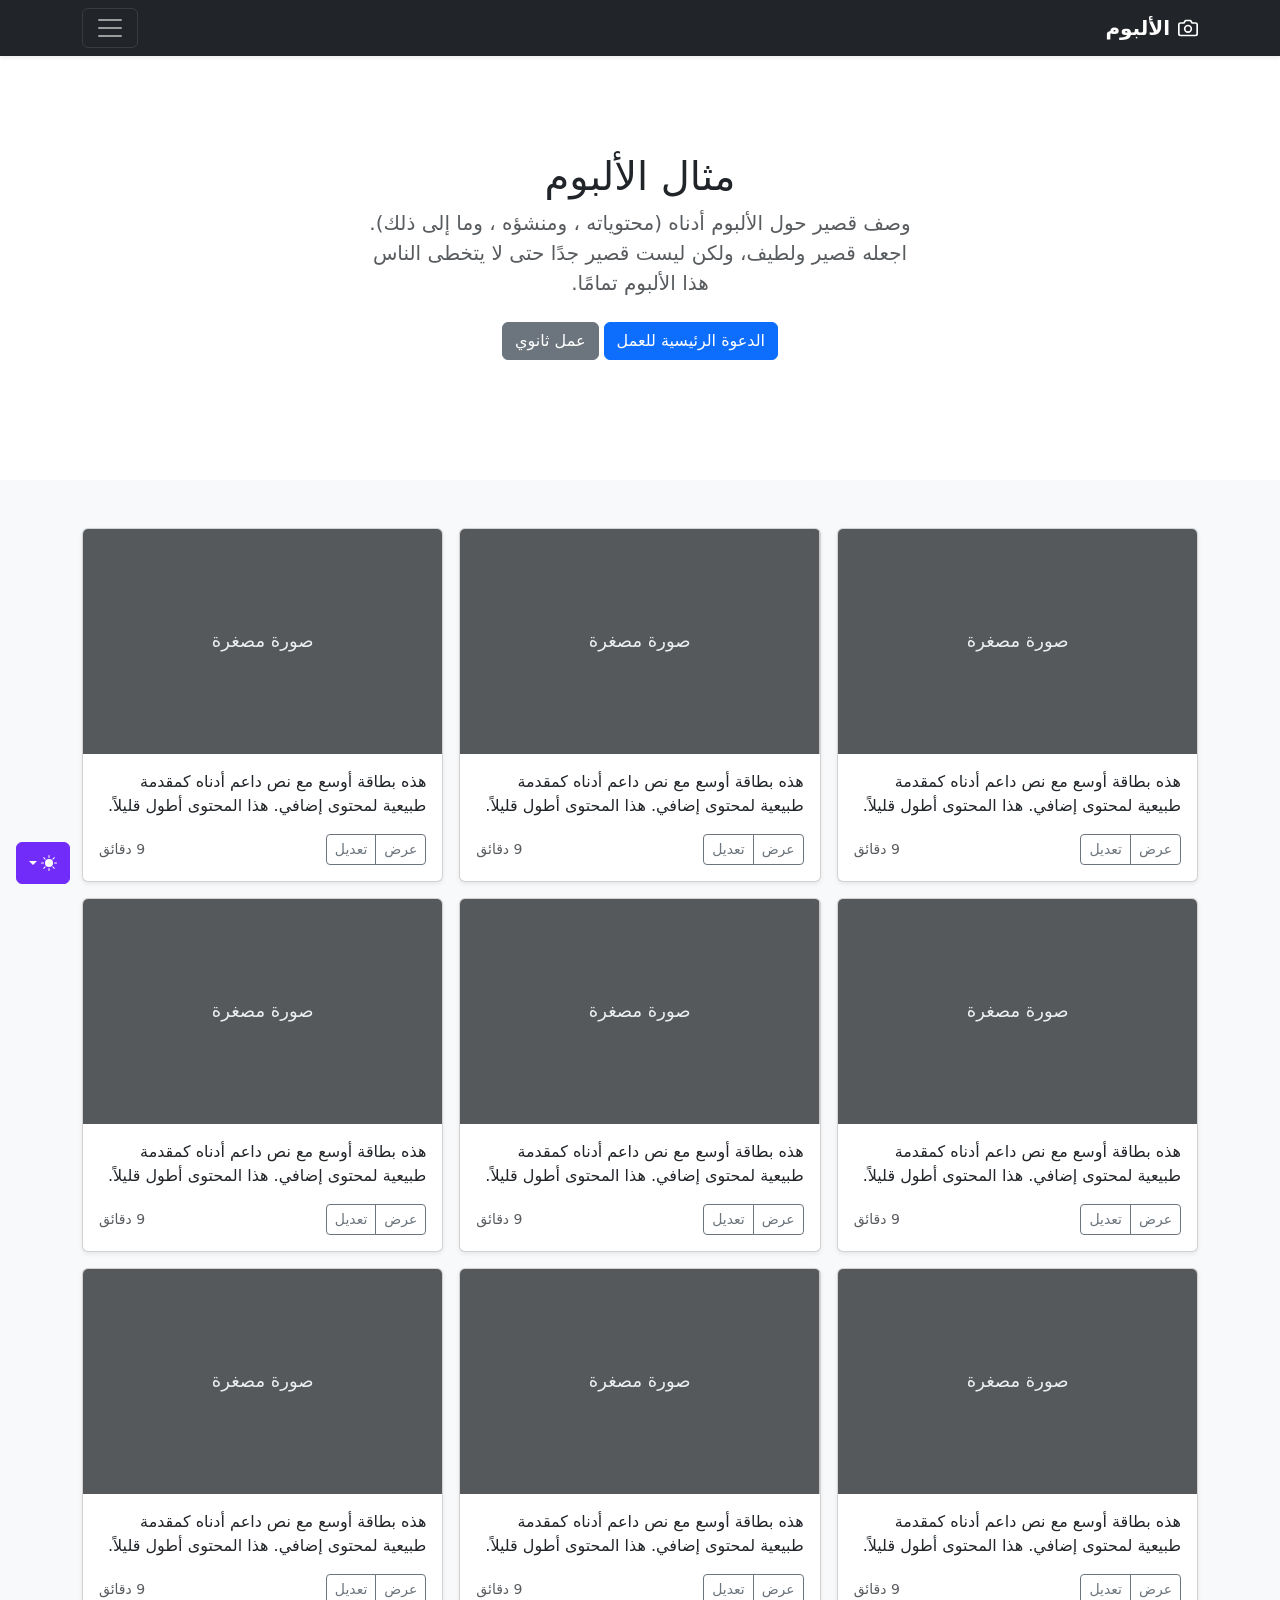
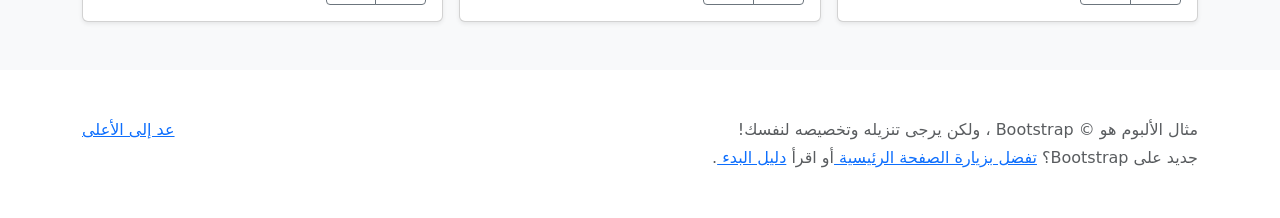
<file: hcj plugins/bootstrap-5.3.8-examples/bootstrap-5.3.8-examples/album-rtl/index.html>
<!doctype html>
<html lang="ar" dir="rtl" data-bs-theme="auto">
  <head>
    <meta charset="utf-8" />
    <meta name="viewport" content="width=device-width, initial-scale=1" />
    <meta name="description" content="" />
    <meta
      name="author"
      content="Mark Otto, Jacob Thornton, and Bootstrap contributors"
    />
    <meta name="generator" content="Astro v5.13.2" />
    <title>مثال الألبوم · Bootstrap v5.3</title>
    <link
      rel="canonical"
      href="https://getbootstrap.com/docs/5.3/examples/album-rtl/"
    />
    <script src="../assets/js/color-modes.js"></script>
    <link href="../assets/dist/css/bootstrap.rtl.min.css" rel="stylesheet" />
    <meta name="theme-color" content="#712cf9" />
    <style>
      .bd-placeholder-img {
        font-size: 1.125rem;
        text-anchor: middle;
        -webkit-user-select: none;
        -moz-user-select: none;
        user-select: none;
      }
      @media (min-width: 768px) {
        .bd-placeholder-img-lg {
          font-size: 3.5rem;
        }
      }
      .b-example-divider {
        width: 100%;
        height: 3rem;
        background-color: #0000001a;
        border: solid rgba(0, 0, 0, 0.15);
        border-width: 1px 0;
        box-shadow:
          inset 0 0.5em 1.5em #0000001a,
          inset 0 0.125em 0.5em #00000026;
      }
      .b-example-vr {
        flex-shrink: 0;
        width: 1.5rem;
        height: 100vh;
      }
      .bi {
        vertical-align: -0.125em;
        fill: currentColor;
      }
      .nav-scroller {
        position: relative;
        z-index: 2;
        height: 2.75rem;
        overflow-y: hidden;
      }
      .nav-scroller .nav {
        display: flex;
        flex-wrap: nowrap;
        padding-bottom: 1rem;
        margin-top: -1px;
        overflow-x: auto;
        text-align: center;
        white-space: nowrap;
        -webkit-overflow-scrolling: touch;
      }
      .btn-bd-primary {
        --bd-violet-bg: #712cf9;
        --bd-violet-rgb: 112.520718, 44.062154, 249.437846;
        --bs-btn-font-weight: 600;
        --bs-btn-color: var(--bs-white);
        --bs-btn-bg: var(--bd-violet-bg);
        --bs-btn-border-color: var(--bd-violet-bg);
        --bs-btn-hover-color: var(--bs-white);
        --bs-btn-hover-bg: #6528e0;
        --bs-btn-hover-border-color: #6528e0;
        --bs-btn-focus-shadow-rgb: var(--bd-violet-rgb);
        --bs-btn-active-color: var(--bs-btn-hover-color);
        --bs-btn-active-bg: #5a23c8;
        --bs-btn-active-border-color: #5a23c8;
      }
      .bd-mode-toggle {
        z-index: 1500;
      }
      .bd-mode-toggle .bi {
        width: 1em;
        height: 1em;
      }
      .bd-mode-toggle .dropdown-menu .active .bi {
        display: block !important;
      }
    </style>
  </head>
  <body>
    <svg xmlns="http://www.w3.org/2000/svg" class="d-none">
      <symbol id="check2" viewBox="0 0 16 16">
        <path
          d="M13.854 3.646a.5.5 0 0 1 0 .708l-7 7a.5.5 0 0 1-.708 0l-3.5-3.5a.5.5 0 1 1 .708-.708L6.5 10.293l6.646-6.647a.5.5 0 0 1 .708 0z"
        ></path>
      </symbol>
      <symbol id="circle-half" viewBox="0 0 16 16">
        <path
          d="M8 15A7 7 0 1 0 8 1v14zm0 1A8 8 0 1 1 8 0a8 8 0 0 1 0 16z"
        ></path>
      </symbol>
      <symbol id="moon-stars-fill" viewBox="0 0 16 16">
        <path
          d="M6 .278a.768.768 0 0 1 .08.858 7.208 7.208 0 0 0-.878 3.46c0 4.021 3.278 7.277 7.318 7.277.527 0 1.04-.055 1.533-.16a.787.787 0 0 1 .81.316.733.733 0 0 1-.031.893A8.349 8.349 0 0 1 8.344 16C3.734 16 0 12.286 0 7.71 0 4.266 2.114 1.312 5.124.06A.752.752 0 0 1 6 .278z"
        ></path>
        <path
          d="M10.794 3.148a.217.217 0 0 1 .412 0l.387 1.162c.173.518.579.924 1.097 1.097l1.162.387a.217.217 0 0 1 0 .412l-1.162.387a1.734 1.734 0 0 0-1.097 1.097l-.387 1.162a.217.217 0 0 1-.412 0l-.387-1.162A1.734 1.734 0 0 0 9.31 6.593l-1.162-.387a.217.217 0 0 1 0-.412l1.162-.387a1.734 1.734 0 0 0 1.097-1.097l.387-1.162zM13.863.099a.145.145 0 0 1 .274 0l.258.774c.115.346.386.617.732.732l.774.258a.145.145 0 0 1 0 .274l-.774.258a1.156 1.156 0 0 0-.732.732l-.258.774a.145.145 0 0 1-.274 0l-.258-.774a1.156 1.156 0 0 0-.732-.732l-.774-.258a.145.145 0 0 1 0-.274l.774-.258c.346-.115.617-.386.732-.732L13.863.1z"
        ></path>
      </symbol>
      <symbol id="sun-fill" viewBox="0 0 16 16">
        <path
          d="M8 12a4 4 0 1 0 0-8 4 4 0 0 0 0 8zM8 0a.5.5 0 0 1 .5.5v2a.5.5 0 0 1-1 0v-2A.5.5 0 0 1 8 0zm0 13a.5.5 0 0 1 .5.5v2a.5.5 0 0 1-1 0v-2A.5.5 0 0 1 8 13zm8-5a.5.5 0 0 1-.5.5h-2a.5.5 0 0 1 0-1h2a.5.5 0 0 1 .5.5zM3 8a.5.5 0 0 1-.5.5h-2a.5.5 0 0 1 0-1h2A.5.5 0 0 1 3 8zm10.657-5.657a.5.5 0 0 1 0 .707l-1.414 1.415a.5.5 0 1 1-.707-.708l1.414-1.414a.5.5 0 0 1 .707 0zm-9.193 9.193a.5.5 0 0 1 0 .707L3.05 13.657a.5.5 0 0 1-.707-.707l1.414-1.414a.5.5 0 0 1 .707 0zm9.193 2.121a.5.5 0 0 1-.707 0l-1.414-1.414a.5.5 0 0 1 .707-.707l1.414 1.414a.5.5 0 0 1 0 .707zM4.464 4.465a.5.5 0 0 1-.707 0L2.343 3.05a.5.5 0 1 1 .707-.707l1.414 1.414a.5.5 0 0 1 0 .708z"
        ></path>
      </symbol>
    </svg>
    <div
      class="dropdown position-fixed bottom-0 end-0 mb-3 me-3 bd-mode-toggle"
    >
      <button
        class="btn btn-bd-primary py-2 dropdown-toggle d-flex align-items-center"
        id="bd-theme"
        type="button"
        aria-expanded="false"
        data-bs-toggle="dropdown"
        aria-label="Toggle theme (auto)"
      >
        <svg class="bi my-1 theme-icon-active" aria-hidden="true">
          <use href="#circle-half"></use>
        </svg>
        <span class="visually-hidden" id="bd-theme-text">Toggle theme</span>
      </button>
      <ul
        class="dropdown-menu dropdown-menu-end shadow"
        aria-labelledby="bd-theme-text"
      >
        <li>
          <button
            type="button"
            class="dropdown-item d-flex align-items-center"
            data-bs-theme-value="light"
            aria-pressed="false"
          >
            <svg class="bi me-2 opacity-50" aria-hidden="true">
              <use href="#sun-fill"></use>
            </svg>
            Light
            <svg class="bi ms-auto d-none" aria-hidden="true">
              <use href="#check2"></use>
            </svg>
          </button>
        </li>
        <li>
          <button
            type="button"
            class="dropdown-item d-flex align-items-center"
            data-bs-theme-value="dark"
            aria-pressed="false"
          >
            <svg class="bi me-2 opacity-50" aria-hidden="true">
              <use href="#moon-stars-fill"></use>
            </svg>
            Dark
            <svg class="bi ms-auto d-none" aria-hidden="true">
              <use href="#check2"></use>
            </svg>
          </button>
        </li>
        <li>
          <button
            type="button"
            class="dropdown-item d-flex align-items-center active"
            data-bs-theme-value="auto"
            aria-pressed="true"
          >
            <svg class="bi me-2 opacity-50" aria-hidden="true">
              <use href="#circle-half"></use>
            </svg>
            Auto
            <svg class="bi ms-auto d-none" aria-hidden="true">
              <use href="#check2"></use>
            </svg>
          </button>
        </li>
      </ul>
    </div>
    <header data-bs-theme="dark">
      <div class="collapse text-bg-dark" id="navbarHeader">
        <div class="container">
          <div class="row">
            <div class="col-sm-8 col-md-7 py-4">
              <h4>حول</h4>
              <p class="text-body-secondary">
                أضف بعض المعلومات حول الألبوم، المؤلف، أو أي سياق خلفية آخر.
                اجعلها بضع جمل حتى يتمكن الزوار من التقاط بعض التلميحات المفيدة.
                ثم اربطها ببعض مواقع التواصل الاجتماعي أو معلومات الاتصال.
              </p>
            </div>
            <div class="col-sm-4 offset-md-1 py-4">
              <h4>تواصل معي</h4>
              <ul class="list-unstyled">
                <li><a href="#" class="text-white">تابعني على تويتر</a></li>
                <li>
                  <a href="#" class="text-white">شاركني الإعجاب في فيسبوك</a>
                </li>
                <li>
                  <a href="#" class="text-white"
                    >راسلني على البريد الإلكتروني</a
                  >
                </li>
              </ul>
            </div>
          </div>
        </div>
      </div>
      <div class="navbar navbar-dark bg-dark shadow-sm">
        <div class="container">
          <a href="#" class="navbar-brand d-flex align-items-center">
            <svg
              xmlns="http://www.w3.org/2000/svg"
              width="20"
              height="20"
              fill="none"
              stroke="currentColor"
              stroke-linecap="round"
              stroke-linejoin="round"
              stroke-width="2"
              aria-hidden="true"
              class="me-2"
              viewBox="0 0 24 24"
            >
              <path
                d="M23 19a2 2 0 0 1-2 2H3a2 2 0 0 1-2-2V8a2 2 0 0 1 2-2h4l2-3h6l2 3h4a2 2 0 0 1 2 2z"
              ></path>
              <circle cx="12" cy="13" r="4"></circle>
            </svg>
            <strong>الألبوم</strong>
          </a>
          <button
            class="navbar-toggler"
            type="button"
            data-bs-toggle="collapse"
            data-bs-target="#navbarHeader"
            aria-controls="navbarHeader"
            aria-expanded="false"
            aria-label="تبديل التنقل"
          >
            <span class="navbar-toggler-icon"></span>
          </button>
        </div>
      </div>
    </header>
    <main>
      <section class="py-5 text-center container">
        <div class="row py-lg-5">
          <div class="col-lg-6 col-md-8 mx-auto">
            <h1 class="fw-light">مثال الألبوم</h1>
            <p class="lead text-body-secondary">
              وصف قصير حول الألبوم أدناه (محتوياته ، ومنشؤه ، وما إلى ذلك).
              اجعله قصير ولطيف، ولكن ليست قصير جدًا حتى لا يتخطى الناس هذا
              الألبوم تمامًا.
            </p>
            <p>
              <a href="#" class="btn btn-primary my-2">الدعوة الرئيسية للعمل</a>
              <a href="#" class="btn btn-secondary my-2">عمل ثانوي</a>
            </p>
          </div>
        </div>
      </section>
      <div class="album py-5 bg-body-tertiary">
        <div class="container">
          <div class="row row-cols-1 row-cols-sm-2 row-cols-md-3 g-3">
            <div class="col">
              <div class="card shadow-sm">
                <svg
                  aria-label="Placeholder: صورة مصغرة"
                  class="bd-placeholder-img card-img-top"
                  height="225"
                  preserveAspectRatio="xMidYMid slice"
                  role="img"
                  width="100%"
                  xmlns="http://www.w3.org/2000/svg"
                >
                  <title>Placeholder</title>
                  <rect width="100%" height="100%" fill="#55595c"></rect>
                  <text x="50%" y="50%" fill="#eceeef" dy=".3em">
                    صورة مصغرة
                  </text>
                </svg>
                <div class="card-body">
                  <p class="card-text">
                    هذه بطاقة أوسع مع نص داعم أدناه كمقدمة طبيعية لمحتوى إضافي.
                    هذا المحتوى أطول قليلاً.
                  </p>
                  <div
                    class="d-flex justify-content-between align-items-center"
                  >
                    <div class="btn-group">
                      <button
                        type="button"
                        class="btn btn-sm btn-outline-secondary"
                      >
                        عرض
                      </button>
                      <button
                        type="button"
                        class="btn btn-sm btn-outline-secondary"
                      >
                        تعديل
                      </button>
                    </div>
                    <small class="text-body-secondary">9 دقائق</small>
                  </div>
                </div>
              </div>
            </div>
            <div class="col">
              <div class="card shadow-sm">
                <svg
                  aria-label="Placeholder: صورة مصغرة"
                  class="bd-placeholder-img card-img-top"
                  height="225"
                  preserveAspectRatio="xMidYMid slice"
                  role="img"
                  width="100%"
                  xmlns="http://www.w3.org/2000/svg"
                >
                  <title>Placeholder</title>
                  <rect width="100%" height="100%" fill="#55595c"></rect>
                  <text x="50%" y="50%" fill="#eceeef" dy=".3em">
                    صورة مصغرة
                  </text>
                </svg>
                <div class="card-body">
                  <p class="card-text">
                    هذه بطاقة أوسع مع نص داعم أدناه كمقدمة طبيعية لمحتوى إضافي.
                    هذا المحتوى أطول قليلاً.
                  </p>
                  <div
                    class="d-flex justify-content-between align-items-center"
                  >
                    <div class="btn-group">
                      <button
                        type="button"
                        class="btn btn-sm btn-outline-secondary"
                      >
                        عرض
                      </button>
                      <button
                        type="button"
                        class="btn btn-sm btn-outline-secondary"
                      >
                        تعديل
                      </button>
                    </div>
                    <small class="text-body-secondary">9 دقائق</small>
                  </div>
                </div>
              </div>
            </div>
            <div class="col">
              <div class="card shadow-sm">
                <svg
                  aria-label="Placeholder: صورة مصغرة"
                  class="bd-placeholder-img card-img-top"
                  height="225"
                  preserveAspectRatio="xMidYMid slice"
                  role="img"
                  width="100%"
                  xmlns="http://www.w3.org/2000/svg"
                >
                  <title>Placeholder</title>
                  <rect width="100%" height="100%" fill="#55595c"></rect>
                  <text x="50%" y="50%" fill="#eceeef" dy=".3em">
                    صورة مصغرة
                  </text>
                </svg>
                <div class="card-body">
                  <p class="card-text">
                    هذه بطاقة أوسع مع نص داعم أدناه كمقدمة طبيعية لمحتوى إضافي.
                    هذا المحتوى أطول قليلاً.
                  </p>
                  <div
                    class="d-flex justify-content-between align-items-center"
                  >
                    <div class="btn-group">
                      <button
                        type="button"
                        class="btn btn-sm btn-outline-secondary"
                      >
                        عرض
                      </button>
                      <button
                        type="button"
                        class="btn btn-sm btn-outline-secondary"
                      >
                        تعديل
                      </button>
                    </div>
                    <small class="text-body-secondary">9 دقائق</small>
                  </div>
                </div>
              </div>
            </div>
            <div class="col">
              <div class="card shadow-sm">
                <svg
                  aria-label="Placeholder: صورة مصغرة"
                  class="bd-placeholder-img card-img-top"
                  height="225"
                  preserveAspectRatio="xMidYMid slice"
                  role="img"
                  width="100%"
                  xmlns="http://www.w3.org/2000/svg"
                >
                  <title>Placeholder</title>
                  <rect width="100%" height="100%" fill="#55595c"></rect>
                  <text x="50%" y="50%" fill="#eceeef" dy=".3em">
                    صورة مصغرة
                  </text>
                </svg>
                <div class="card-body">
                  <p class="card-text">
                    هذه بطاقة أوسع مع نص داعم أدناه كمقدمة طبيعية لمحتوى إضافي.
                    هذا المحتوى أطول قليلاً.
                  </p>
                  <div
                    class="d-flex justify-content-between align-items-center"
                  >
                    <div class="btn-group">
                      <button
                        type="button"
                        class="btn btn-sm btn-outline-secondary"
                      >
                        عرض
                      </button>
                      <button
                        type="button"
                        class="btn btn-sm btn-outline-secondary"
                      >
                        تعديل
                      </button>
                    </div>
                    <small class="text-body-secondary">9 دقائق</small>
                  </div>
                </div>
              </div>
            </div>
            <div class="col">
              <div class="card shadow-sm">
                <svg
                  aria-label="Placeholder: صورة مصغرة"
                  class="bd-placeholder-img card-img-top"
                  height="225"
                  preserveAspectRatio="xMidYMid slice"
                  role="img"
                  width="100%"
                  xmlns="http://www.w3.org/2000/svg"
                >
                  <title>Placeholder</title>
                  <rect width="100%" height="100%" fill="#55595c"></rect>
                  <text x="50%" y="50%" fill="#eceeef" dy=".3em">
                    صورة مصغرة
                  </text>
                </svg>
                <div class="card-body">
                  <p class="card-text">
                    هذه بطاقة أوسع مع نص داعم أدناه كمقدمة طبيعية لمحتوى إضافي.
                    هذا المحتوى أطول قليلاً.
                  </p>
                  <div
                    class="d-flex justify-content-between align-items-center"
                  >
                    <div class="btn-group">
                      <button
                        type="button"
                        class="btn btn-sm btn-outline-secondary"
                      >
                        عرض
                      </button>
                      <button
                        type="button"
                        class="btn btn-sm btn-outline-secondary"
                      >
                        تعديل
                      </button>
                    </div>
                    <small class="text-body-secondary">9 دقائق</small>
                  </div>
                </div>
              </div>
            </div>
            <div class="col">
              <div class="card shadow-sm">
                <svg
                  aria-label="Placeholder: صورة مصغرة"
                  class="bd-placeholder-img card-img-top"
                  height="225"
                  preserveAspectRatio="xMidYMid slice"
                  role="img"
                  width="100%"
                  xmlns="http://www.w3.org/2000/svg"
                >
                  <title>Placeholder</title>
                  <rect width="100%" height="100%" fill="#55595c"></rect>
                  <text x="50%" y="50%" fill="#eceeef" dy=".3em">
                    صورة مصغرة
                  </text>
                </svg>
                <div class="card-body">
                  <p class="card-text">
                    هذه بطاقة أوسع مع نص داعم أدناه كمقدمة طبيعية لمحتوى إضافي.
                    هذا المحتوى أطول قليلاً.
                  </p>
                  <div
                    class="d-flex justify-content-between align-items-center"
                  >
                    <div class="btn-group">
                      <button
                        type="button"
                        class="btn btn-sm btn-outline-secondary"
                      >
                        عرض
                      </button>
                      <button
                        type="button"
                        class="btn btn-sm btn-outline-secondary"
                      >
                        تعديل
                      </button>
                    </div>
                    <small class="text-body-secondary">9 دقائق</small>
                  </div>
                </div>
              </div>
            </div>
            <div class="col">
              <div class="card shadow-sm">
                <svg
                  aria-label="Placeholder: صورة مصغرة"
                  class="bd-placeholder-img card-img-top"
                  height="225"
                  preserveAspectRatio="xMidYMid slice"
                  role="img"
                  width="100%"
                  xmlns="http://www.w3.org/2000/svg"
                >
                  <title>Placeholder</title>
                  <rect width="100%" height="100%" fill="#55595c"></rect>
                  <text x="50%" y="50%" fill="#eceeef" dy=".3em">
                    صورة مصغرة
                  </text>
                </svg>
                <div class="card-body">
                  <p class="card-text">
                    هذه بطاقة أوسع مع نص داعم أدناه كمقدمة طبيعية لمحتوى إضافي.
                    هذا المحتوى أطول قليلاً.
                  </p>
                  <div
                    class="d-flex justify-content-between align-items-center"
                  >
                    <div class="btn-group">
                      <button
                        type="button"
                        class="btn btn-sm btn-outline-secondary"
                      >
                        عرض
                      </button>
                      <button
                        type="button"
                        class="btn btn-sm btn-outline-secondary"
                      >
                        تعديل
                      </button>
                    </div>
                    <small class="text-body-secondary">9 دقائق</small>
                  </div>
                </div>
              </div>
            </div>
            <div class="col">
              <div class="card shadow-sm">
                <svg
                  aria-label="Placeholder: صورة مصغرة"
                  class="bd-placeholder-img card-img-top"
                  height="225"
                  preserveAspectRatio="xMidYMid slice"
                  role="img"
                  width="100%"
                  xmlns="http://www.w3.org/2000/svg"
                >
                  <title>Placeholder</title>
                  <rect width="100%" height="100%" fill="#55595c"></rect>
                  <text x="50%" y="50%" fill="#eceeef" dy=".3em">
                    صورة مصغرة
                  </text>
                </svg>
                <div class="card-body">
                  <p class="card-text">
                    هذه بطاقة أوسع مع نص داعم أدناه كمقدمة طبيعية لمحتوى إضافي.
                    هذا المحتوى أطول قليلاً.
                  </p>
                  <div
                    class="d-flex justify-content-between align-items-center"
                  >
                    <div class="btn-group">
                      <button
                        type="button"
                        class="btn btn-sm btn-outline-secondary"
                      >
                        عرض
                      </button>
                      <button
                        type="button"
                        class="btn btn-sm btn-outline-secondary"
                      >
                        تعديل
                      </button>
                    </div>
                    <small class="text-body-secondary">9 دقائق</small>
                  </div>
                </div>
              </div>
            </div>
            <div class="col">
              <div class="card shadow-sm">
                <svg
                  aria-label="Placeholder: صورة مصغرة"
                  class="bd-placeholder-img card-img-top"
                  height="225"
                  preserveAspectRatio="xMidYMid slice"
                  role="img"
                  width="100%"
                  xmlns="http://www.w3.org/2000/svg"
                >
                  <title>Placeholder</title>
                  <rect width="100%" height="100%" fill="#55595c"></rect>
                  <text x="50%" y="50%" fill="#eceeef" dy=".3em">
                    صورة مصغرة
                  </text>
                </svg>
                <div class="card-body">
                  <p class="card-text">
                    هذه بطاقة أوسع مع نص داعم أدناه كمقدمة طبيعية لمحتوى إضافي.
                    هذا المحتوى أطول قليلاً.
                  </p>
                  <div
                    class="d-flex justify-content-between align-items-center"
                  >
                    <div class="btn-group">
                      <button
                        type="button"
                        class="btn btn-sm btn-outline-secondary"
                      >
                        عرض
                      </button>
                      <button
                        type="button"
                        class="btn btn-sm btn-outline-secondary"
                      >
                        تعديل
                      </button>
                    </div>
                    <small class="text-body-secondary">9 دقائق</small>
                  </div>
                </div>
              </div>
            </div>
          </div>
        </div>
      </div>
    </main>
    <footer class="text-body-secondary py-5">
      <div class="container">
        <p class="float-end mb-1"><a href="#">عد إلى الأعلى</a></p>
        <p class="mb-1">
          مثال الألبوم هو © Bootstrap ، ولكن يرجى تنزيله وتخصيصه لنفسك!
        </p>
        <p class="mb-0">
          جديد على Bootstrap؟ <a href="/"> تفضل بزيارة الصفحة الرئيسية </a> أو
          اقرأ <a href="../getting-started/introduction"> دليل البدء </a>.
        </p>
      </div>
    </footer>
    <script
      src="../assets/dist/js/bootstrap.bundle.min.js"
      class="astro-vvvwv3sm"
    ></script>
  </body>
</html>
</file>
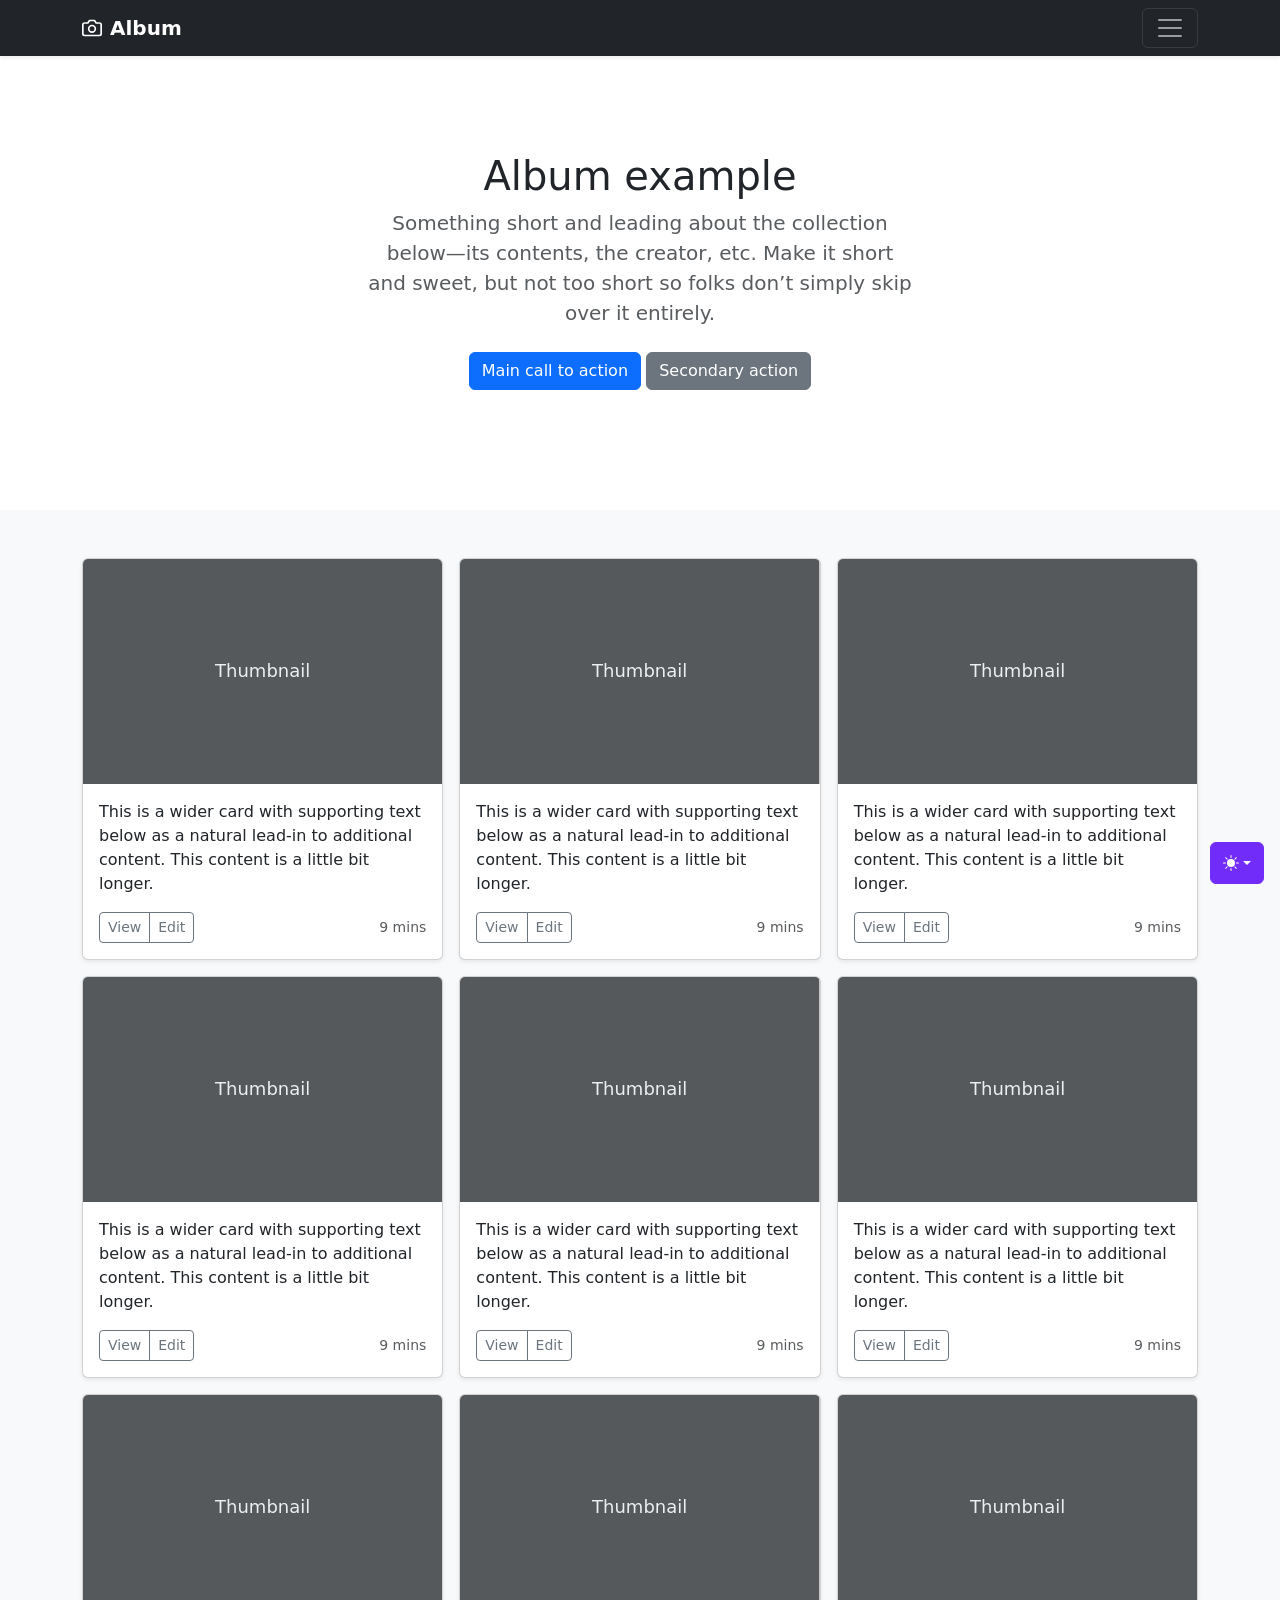
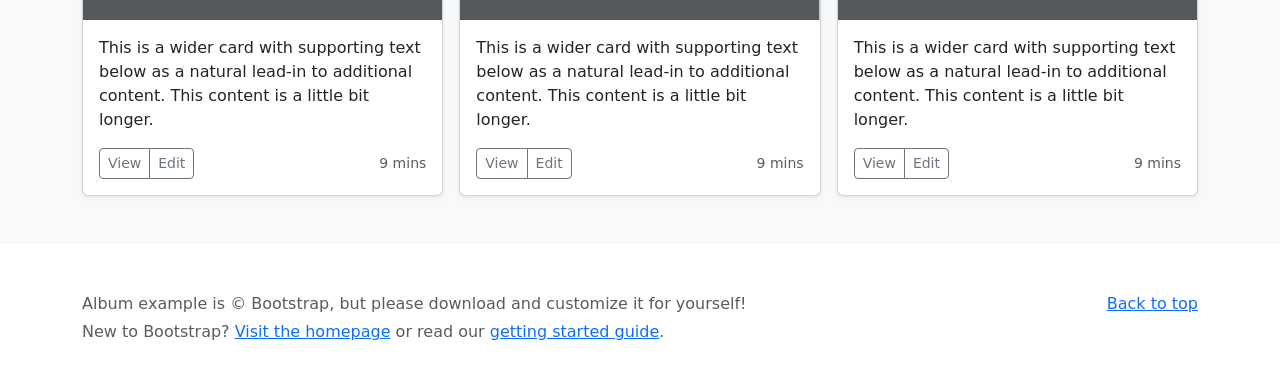
<file: hcj plugins/bootstrap-5.3.8-examples/bootstrap-5.3.8-examples/album/index.html>
<!doctype html>
<html lang="en" data-bs-theme="auto">
  <head>
    <meta charset="utf-8" />
    <meta name="viewport" content="width=device-width, initial-scale=1" />
    <meta name="description" content="" />
    <meta
      name="author"
      content="Mark Otto, Jacob Thornton, and Bootstrap contributors"
    />
    <meta name="generator" content="Astro v5.13.2" />
    <title>Album example · Bootstrap v5.3</title>
    <link
      rel="canonical"
      href="https://getbootstrap.com/docs/5.3/examples/album/"
    />
    <script src="../assets/js/color-modes.js"></script>
    <link href="../assets/dist/css/bootstrap.min.css" rel="stylesheet" />
    <meta name="theme-color" content="#712cf9" />
    <style>
      .bd-placeholder-img {
        font-size: 1.125rem;
        text-anchor: middle;
        -webkit-user-select: none;
        -moz-user-select: none;
        user-select: none;
      }
      @media (min-width: 768px) {
        .bd-placeholder-img-lg {
          font-size: 3.5rem;
        }
      }
      .b-example-divider {
        width: 100%;
        height: 3rem;
        background-color: #0000001a;
        border: solid rgba(0, 0, 0, 0.15);
        border-width: 1px 0;
        box-shadow:
          inset 0 0.5em 1.5em #0000001a,
          inset 0 0.125em 0.5em #00000026;
      }
      .b-example-vr {
        flex-shrink: 0;
        width: 1.5rem;
        height: 100vh;
      }
      .bi {
        vertical-align: -0.125em;
        fill: currentColor;
      }
      .nav-scroller {
        position: relative;
        z-index: 2;
        height: 2.75rem;
        overflow-y: hidden;
      }
      .nav-scroller .nav {
        display: flex;
        flex-wrap: nowrap;
        padding-bottom: 1rem;
        margin-top: -1px;
        overflow-x: auto;
        text-align: center;
        white-space: nowrap;
        -webkit-overflow-scrolling: touch;
      }
      .btn-bd-primary {
        --bd-violet-bg: #712cf9;
        --bd-violet-rgb: 112.520718, 44.062154, 249.437846;
        --bs-btn-font-weight: 600;
        --bs-btn-color: var(--bs-white);
        --bs-btn-bg: var(--bd-violet-bg);
        --bs-btn-border-color: var(--bd-violet-bg);
        --bs-btn-hover-color: var(--bs-white);
        --bs-btn-hover-bg: #6528e0;
        --bs-btn-hover-border-color: #6528e0;
        --bs-btn-focus-shadow-rgb: var(--bd-violet-rgb);
        --bs-btn-active-color: var(--bs-btn-hover-color);
        --bs-btn-active-bg: #5a23c8;
        --bs-btn-active-border-color: #5a23c8;
      }
      .bd-mode-toggle {
        z-index: 1500;
      }
      .bd-mode-toggle .bi {
        width: 1em;
        height: 1em;
      }
      .bd-mode-toggle .dropdown-menu .active .bi {
        display: block !important;
      }
    </style>
  </head>
  <body>
    <svg xmlns="http://www.w3.org/2000/svg" class="d-none">
      <symbol id="check2" viewBox="0 0 16 16">
        <path
          d="M13.854 3.646a.5.5 0 0 1 0 .708l-7 7a.5.5 0 0 1-.708 0l-3.5-3.5a.5.5 0 1 1 .708-.708L6.5 10.293l6.646-6.647a.5.5 0 0 1 .708 0z"
        ></path>
      </symbol>
      <symbol id="circle-half" viewBox="0 0 16 16">
        <path
          d="M8 15A7 7 0 1 0 8 1v14zm0 1A8 8 0 1 1 8 0a8 8 0 0 1 0 16z"
        ></path>
      </symbol>
      <symbol id="moon-stars-fill" viewBox="0 0 16 16">
        <path
          d="M6 .278a.768.768 0 0 1 .08.858 7.208 7.208 0 0 0-.878 3.46c0 4.021 3.278 7.277 7.318 7.277.527 0 1.04-.055 1.533-.16a.787.787 0 0 1 .81.316.733.733 0 0 1-.031.893A8.349 8.349 0 0 1 8.344 16C3.734 16 0 12.286 0 7.71 0 4.266 2.114 1.312 5.124.06A.752.752 0 0 1 6 .278z"
        ></path>
        <path
          d="M10.794 3.148a.217.217 0 0 1 .412 0l.387 1.162c.173.518.579.924 1.097 1.097l1.162.387a.217.217 0 0 1 0 .412l-1.162.387a1.734 1.734 0 0 0-1.097 1.097l-.387 1.162a.217.217 0 0 1-.412 0l-.387-1.162A1.734 1.734 0 0 0 9.31 6.593l-1.162-.387a.217.217 0 0 1 0-.412l1.162-.387a1.734 1.734 0 0 0 1.097-1.097l.387-1.162zM13.863.099a.145.145 0 0 1 .274 0l.258.774c.115.346.386.617.732.732l.774.258a.145.145 0 0 1 0 .274l-.774.258a1.156 1.156 0 0 0-.732.732l-.258.774a.145.145 0 0 1-.274 0l-.258-.774a1.156 1.156 0 0 0-.732-.732l-.774-.258a.145.145 0 0 1 0-.274l.774-.258c.346-.115.617-.386.732-.732L13.863.1z"
        ></path>
      </symbol>
      <symbol id="sun-fill" viewBox="0 0 16 16">
        <path
          d="M8 12a4 4 0 1 0 0-8 4 4 0 0 0 0 8zM8 0a.5.5 0 0 1 .5.5v2a.5.5 0 0 1-1 0v-2A.5.5 0 0 1 8 0zm0 13a.5.5 0 0 1 .5.5v2a.5.5 0 0 1-1 0v-2A.5.5 0 0 1 8 13zm8-5a.5.5 0 0 1-.5.5h-2a.5.5 0 0 1 0-1h2a.5.5 0 0 1 .5.5zM3 8a.5.5 0 0 1-.5.5h-2a.5.5 0 0 1 0-1h2A.5.5 0 0 1 3 8zm10.657-5.657a.5.5 0 0 1 0 .707l-1.414 1.415a.5.5 0 1 1-.707-.708l1.414-1.414a.5.5 0 0 1 .707 0zm-9.193 9.193a.5.5 0 0 1 0 .707L3.05 13.657a.5.5 0 0 1-.707-.707l1.414-1.414a.5.5 0 0 1 .707 0zm9.193 2.121a.5.5 0 0 1-.707 0l-1.414-1.414a.5.5 0 0 1 .707-.707l1.414 1.414a.5.5 0 0 1 0 .707zM4.464 4.465a.5.5 0 0 1-.707 0L2.343 3.05a.5.5 0 1 1 .707-.707l1.414 1.414a.5.5 0 0 1 0 .708z"
        ></path>
      </symbol>
    </svg>
    <div
      class="dropdown position-fixed bottom-0 end-0 mb-3 me-3 bd-mode-toggle"
    >
      <button
        class="btn btn-bd-primary py-2 dropdown-toggle d-flex align-items-center"
        id="bd-theme"
        type="button"
        aria-expanded="false"
        data-bs-toggle="dropdown"
        aria-label="Toggle theme (auto)"
      >
        <svg class="bi my-1 theme-icon-active" aria-hidden="true">
          <use href="#circle-half"></use>
        </svg>
        <span class="visually-hidden" id="bd-theme-text">Toggle theme</span>
      </button>
      <ul
        class="dropdown-menu dropdown-menu-end shadow"
        aria-labelledby="bd-theme-text"
      >
        <li>
          <button
            type="button"
            class="dropdown-item d-flex align-items-center"
            data-bs-theme-value="light"
            aria-pressed="false"
          >
            <svg class="bi me-2 opacity-50" aria-hidden="true">
              <use href="#sun-fill"></use>
            </svg>
            Light
            <svg class="bi ms-auto d-none" aria-hidden="true">
              <use href="#check2"></use>
            </svg>
          </button>
        </li>
        <li>
          <button
            type="button"
            class="dropdown-item d-flex align-items-center"
            data-bs-theme-value="dark"
            aria-pressed="false"
          >
            <svg class="bi me-2 opacity-50" aria-hidden="true">
              <use href="#moon-stars-fill"></use>
            </svg>
            Dark
            <svg class="bi ms-auto d-none" aria-hidden="true">
              <use href="#check2"></use>
            </svg>
          </button>
        </li>
        <li>
          <button
            type="button"
            class="dropdown-item d-flex align-items-center active"
            data-bs-theme-value="auto"
            aria-pressed="true"
          >
            <svg class="bi me-2 opacity-50" aria-hidden="true">
              <use href="#circle-half"></use>
            </svg>
            Auto
            <svg class="bi ms-auto d-none" aria-hidden="true">
              <use href="#check2"></use>
            </svg>
          </button>
        </li>
      </ul>
    </div>
    <header data-bs-theme="dark">
      <div class="collapse text-bg-dark" id="navbarHeader">
        <div class="container">
          <div class="row">
            <div class="col-sm-8 col-md-7 py-4">
              <h4>About</h4>
              <p class="text-body-secondary">
                Add some information about the album below, the author, or any
                other background context. Make it a few sentences long so folks
                can pick up some informative tidbits. Then, link them off to
                some social networking sites or contact information.
              </p>
            </div>
            <div class="col-sm-4 offset-md-1 py-4">
              <h4>Contact</h4>
              <ul class="list-unstyled">
                <li><a href="#" class="text-white">Follow on X</a></li>
                <li><a href="#" class="text-white">Like on Facebook</a></li>
                <li><a href="#" class="text-white">Email me</a></li>
              </ul>
            </div>
          </div>
        </div>
      </div>
      <div class="navbar navbar-dark bg-dark shadow-sm">
        <div class="container">
          <a href="#" class="navbar-brand d-flex align-items-center">
            <svg
              xmlns="http://www.w3.org/2000/svg"
              width="20"
              height="20"
              fill="none"
              stroke="currentColor"
              stroke-linecap="round"
              stroke-linejoin="round"
              stroke-width="2"
              aria-hidden="true"
              class="me-2"
              viewBox="0 0 24 24"
            >
              <path
                d="M23 19a2 2 0 0 1-2 2H3a2 2 0 0 1-2-2V8a2 2 0 0 1 2-2h4l2-3h6l2 3h4a2 2 0 0 1 2 2z"
              ></path>
              <circle cx="12" cy="13" r="4"></circle>
            </svg>
            <strong>Album</strong>
          </a>
          <button
            class="navbar-toggler"
            type="button"
            data-bs-toggle="collapse"
            data-bs-target="#navbarHeader"
            aria-controls="navbarHeader"
            aria-expanded="false"
            aria-label="Toggle navigation"
          >
            <span class="navbar-toggler-icon"></span>
          </button>
        </div>
      </div>
    </header>
    <main>
      <section class="py-5 text-center container">
        <div class="row py-lg-5">
          <div class="col-lg-6 col-md-8 mx-auto">
            <h1 class="fw-light">Album example</h1>
            <p class="lead text-body-secondary">
              Something short and leading about the collection below—its
              contents, the creator, etc. Make it short and sweet, but not too
              short so folks don’t simply skip over it entirely.
            </p>
            <p>
              <a href="#" class="btn btn-primary my-2">Main call to action</a>
              <a href="#" class="btn btn-secondary my-2">Secondary action</a>
            </p>
          </div>
        </div>
      </section>
      <div class="album py-5 bg-body-tertiary">
        <div class="container">
          <div class="row row-cols-1 row-cols-sm-2 row-cols-md-3 g-3">
            <div class="col">
              <div class="card shadow-sm">
                <svg
                  aria-label="Placeholder: Thumbnail"
                  class="bd-placeholder-img card-img-top"
                  height="225"
                  preserveAspectRatio="xMidYMid slice"
                  role="img"
                  width="100%"
                  xmlns="http://www.w3.org/2000/svg"
                >
                  <title>Placeholder</title>
                  <rect width="100%" height="100%" fill="#55595c"></rect>
                  <text x="50%" y="50%" fill="#eceeef" dy=".3em">
                    Thumbnail
                  </text>
                </svg>
                <div class="card-body">
                  <p class="card-text">
                    This is a wider card with supporting text below as a natural
                    lead-in to additional content. This content is a little bit
                    longer.
                  </p>
                  <div
                    class="d-flex justify-content-between align-items-center"
                  >
                    <div class="btn-group">
                      <button
                        type="button"
                        class="btn btn-sm btn-outline-secondary"
                      >
                        View
                      </button>
                      <button
                        type="button"
                        class="btn btn-sm btn-outline-secondary"
                      >
                        Edit
                      </button>
                    </div>
                    <small class="text-body-secondary">9 mins</small>
                  </div>
                </div>
              </div>
            </div>
            <div class="col">
              <div class="card shadow-sm">
                <svg
                  aria-label="Placeholder: Thumbnail"
                  class="bd-placeholder-img card-img-top"
                  height="225"
                  preserveAspectRatio="xMidYMid slice"
                  role="img"
                  width="100%"
                  xmlns="http://www.w3.org/2000/svg"
                >
                  <title>Placeholder</title>
                  <rect width="100%" height="100%" fill="#55595c"></rect>
                  <text x="50%" y="50%" fill="#eceeef" dy=".3em">
                    Thumbnail
                  </text>
                </svg>
                <div class="card-body">
                  <p class="card-text">
                    This is a wider card with supporting text below as a natural
                    lead-in to additional content. This content is a little bit
                    longer.
                  </p>
                  <div
                    class="d-flex justify-content-between align-items-center"
                  >
                    <div class="btn-group">
                      <button
                        type="button"
                        class="btn btn-sm btn-outline-secondary"
                      >
                        View
                      </button>
                      <button
                        type="button"
                        class="btn btn-sm btn-outline-secondary"
                      >
                        Edit
                      </button>
                    </div>
                    <small class="text-body-secondary">9 mins</small>
                  </div>
                </div>
              </div>
            </div>
            <div class="col">
              <div class="card shadow-sm">
                <svg
                  aria-label="Placeholder: Thumbnail"
                  class="bd-placeholder-img card-img-top"
                  height="225"
                  preserveAspectRatio="xMidYMid slice"
                  role="img"
                  width="100%"
                  xmlns="http://www.w3.org/2000/svg"
                >
                  <title>Placeholder</title>
                  <rect width="100%" height="100%" fill="#55595c"></rect>
                  <text x="50%" y="50%" fill="#eceeef" dy=".3em">
                    Thumbnail
                  </text>
                </svg>
                <div class="card-body">
                  <p class="card-text">
                    This is a wider card with supporting text below as a natural
                    lead-in to additional content. This content is a little bit
                    longer.
                  </p>
                  <div
                    class="d-flex justify-content-between align-items-center"
                  >
                    <div class="btn-group">
                      <button
                        type="button"
                        class="btn btn-sm btn-outline-secondary"
                      >
                        View
                      </button>
                      <button
                        type="button"
                        class="btn btn-sm btn-outline-secondary"
                      >
                        Edit
                      </button>
                    </div>
                    <small class="text-body-secondary">9 mins</small>
                  </div>
                </div>
              </div>
            </div>
            <div class="col">
              <div class="card shadow-sm">
                <svg
                  aria-label="Placeholder: Thumbnail"
                  class="bd-placeholder-img card-img-top"
                  height="225"
                  preserveAspectRatio="xMidYMid slice"
                  role="img"
                  width="100%"
                  xmlns="http://www.w3.org/2000/svg"
                >
                  <title>Placeholder</title>
                  <rect width="100%" height="100%" fill="#55595c"></rect>
                  <text x="50%" y="50%" fill="#eceeef" dy=".3em">
                    Thumbnail
                  </text>
                </svg>
                <div class="card-body">
                  <p class="card-text">
                    This is a wider card with supporting text below as a natural
                    lead-in to additional content. This content is a little bit
                    longer.
                  </p>
                  <div
                    class="d-flex justify-content-between align-items-center"
                  >
                    <div class="btn-group">
                      <button
                        type="button"
                        class="btn btn-sm btn-outline-secondary"
                      >
                        View
                      </button>
                      <button
                        type="button"
                        class="btn btn-sm btn-outline-secondary"
                      >
                        Edit
                      </button>
                    </div>
                    <small class="text-body-secondary">9 mins</small>
                  </div>
                </div>
              </div>
            </div>
            <div class="col">
              <div class="card shadow-sm">
                <svg
                  aria-label="Placeholder: Thumbnail"
                  class="bd-placeholder-img card-img-top"
                  height="225"
                  preserveAspectRatio="xMidYMid slice"
                  role="img"
                  width="100%"
                  xmlns="http://www.w3.org/2000/svg"
                >
                  <title>Placeholder</title>
                  <rect width="100%" height="100%" fill="#55595c"></rect>
                  <text x="50%" y="50%" fill="#eceeef" dy=".3em">
                    Thumbnail
                  </text>
                </svg>
                <div class="card-body">
                  <p class="card-text">
                    This is a wider card with supporting text below as a natural
                    lead-in to additional content. This content is a little bit
                    longer.
                  </p>
                  <div
                    class="d-flex justify-content-between align-items-center"
                  >
                    <div class="btn-group">
                      <button
                        type="button"
                        class="btn btn-sm btn-outline-secondary"
                      >
                        View
                      </button>
                      <button
                        type="button"
                        class="btn btn-sm btn-outline-secondary"
                      >
                        Edit
                      </button>
                    </div>
                    <small class="text-body-secondary">9 mins</small>
                  </div>
                </div>
              </div>
            </div>
            <div class="col">
              <div class="card shadow-sm">
                <svg
                  aria-label="Placeholder: Thumbnail"
                  class="bd-placeholder-img card-img-top"
                  height="225"
                  preserveAspectRatio="xMidYMid slice"
                  role="img"
                  width="100%"
                  xmlns="http://www.w3.org/2000/svg"
                >
                  <title>Placeholder</title>
                  <rect width="100%" height="100%" fill="#55595c"></rect>
                  <text x="50%" y="50%" fill="#eceeef" dy=".3em">
                    Thumbnail
                  </text>
                </svg>
                <div class="card-body">
                  <p class="card-text">
                    This is a wider card with supporting text below as a natural
                    lead-in to additional content. This content is a little bit
                    longer.
                  </p>
                  <div
                    class="d-flex justify-content-between align-items-center"
                  >
                    <div class="btn-group">
                      <button
                        type="button"
                        class="btn btn-sm btn-outline-secondary"
                      >
                        View
                      </button>
                      <button
                        type="button"
                        class="btn btn-sm btn-outline-secondary"
                      >
                        Edit
                      </button>
                    </div>
                    <small class="text-body-secondary">9 mins</small>
                  </div>
                </div>
              </div>
            </div>
            <div class="col">
              <div class="card shadow-sm">
                <svg
                  aria-label="Placeholder: Thumbnail"
                  class="bd-placeholder-img card-img-top"
                  height="225"
                  preserveAspectRatio="xMidYMid slice"
                  role="img"
                  width="100%"
                  xmlns="http://www.w3.org/2000/svg"
                >
                  <title>Placeholder</title>
                  <rect width="100%" height="100%" fill="#55595c"></rect>
                  <text x="50%" y="50%" fill="#eceeef" dy=".3em">
                    Thumbnail
                  </text>
                </svg>
                <div class="card-body">
                  <p class="card-text">
                    This is a wider card with supporting text below as a natural
                    lead-in to additional content. This content is a little bit
                    longer.
                  </p>
                  <div
                    class="d-flex justify-content-between align-items-center"
                  >
                    <div class="btn-group">
                      <button
                        type="button"
                        class="btn btn-sm btn-outline-secondary"
                      >
                        View
                      </button>
                      <button
                        type="button"
                        class="btn btn-sm btn-outline-secondary"
                      >
                        Edit
                      </button>
                    </div>
                    <small class="text-body-secondary">9 mins</small>
                  </div>
                </div>
              </div>
            </div>
            <div class="col">
              <div class="card shadow-sm">
                <svg
                  aria-label="Placeholder: Thumbnail"
                  class="bd-placeholder-img card-img-top"
                  height="225"
                  preserveAspectRatio="xMidYMid slice"
                  role="img"
                  width="100%"
                  xmlns="http://www.w3.org/2000/svg"
                >
                  <title>Placeholder</title>
                  <rect width="100%" height="100%" fill="#55595c"></rect>
                  <text x="50%" y="50%" fill="#eceeef" dy=".3em">
                    Thumbnail
                  </text>
                </svg>
                <div class="card-body">
                  <p class="card-text">
                    This is a wider card with supporting text below as a natural
                    lead-in to additional content. This content is a little bit
                    longer.
                  </p>
                  <div
                    class="d-flex justify-content-between align-items-center"
                  >
                    <div class="btn-group">
                      <button
                        type="button"
                        class="btn btn-sm btn-outline-secondary"
                      >
                        View
                      </button>
                      <button
                        type="button"
                        class="btn btn-sm btn-outline-secondary"
                      >
                        Edit
                      </button>
                    </div>
                    <small class="text-body-secondary">9 mins</small>
                  </div>
                </div>
              </div>
            </div>
            <div class="col">
              <div class="card shadow-sm">
                <svg
                  aria-label="Placeholder: Thumbnail"
                  class="bd-placeholder-img card-img-top"
                  height="225"
                  preserveAspectRatio="xMidYMid slice"
                  role="img"
                  width="100%"
                  xmlns="http://www.w3.org/2000/svg"
                >
                  <title>Placeholder</title>
                  <rect width="100%" height="100%" fill="#55595c"></rect>
                  <text x="50%" y="50%" fill="#eceeef" dy=".3em">
                    Thumbnail
                  </text>
                </svg>
                <div class="card-body">
                  <p class="card-text">
                    This is a wider card with supporting text below as a natural
                    lead-in to additional content. This content is a little bit
                    longer.
                  </p>
                  <div
                    class="d-flex justify-content-between align-items-center"
                  >
                    <div class="btn-group">
                      <button
                        type="button"
                        class="btn btn-sm btn-outline-secondary"
                      >
                        View
                      </button>
                      <button
                        type="button"
                        class="btn btn-sm btn-outline-secondary"
                      >
                        Edit
                      </button>
                    </div>
                    <small class="text-body-secondary">9 mins</small>
                  </div>
                </div>
              </div>
            </div>
          </div>
        </div>
      </div>
    </main>
    <footer class="text-body-secondary py-5">
      <div class="container">
        <p class="float-end mb-1"><a href="#">Back to top</a></p>
        <p class="mb-1">
          Album example is &copy; Bootstrap, but please download and customize
          it for yourself!
        </p>
        <p class="mb-0">
          New to Bootstrap? <a href="/">Visit the homepage</a> or read our
          <a href="../getting-started/introduction">getting started guide</a>.
        </p>
      </div>
    </footer>
    <script
      src="../assets/dist/js/bootstrap.bundle.min.js"
      class="astro-vvvwv3sm"
    ></script>
  </body>
</html>
</file>
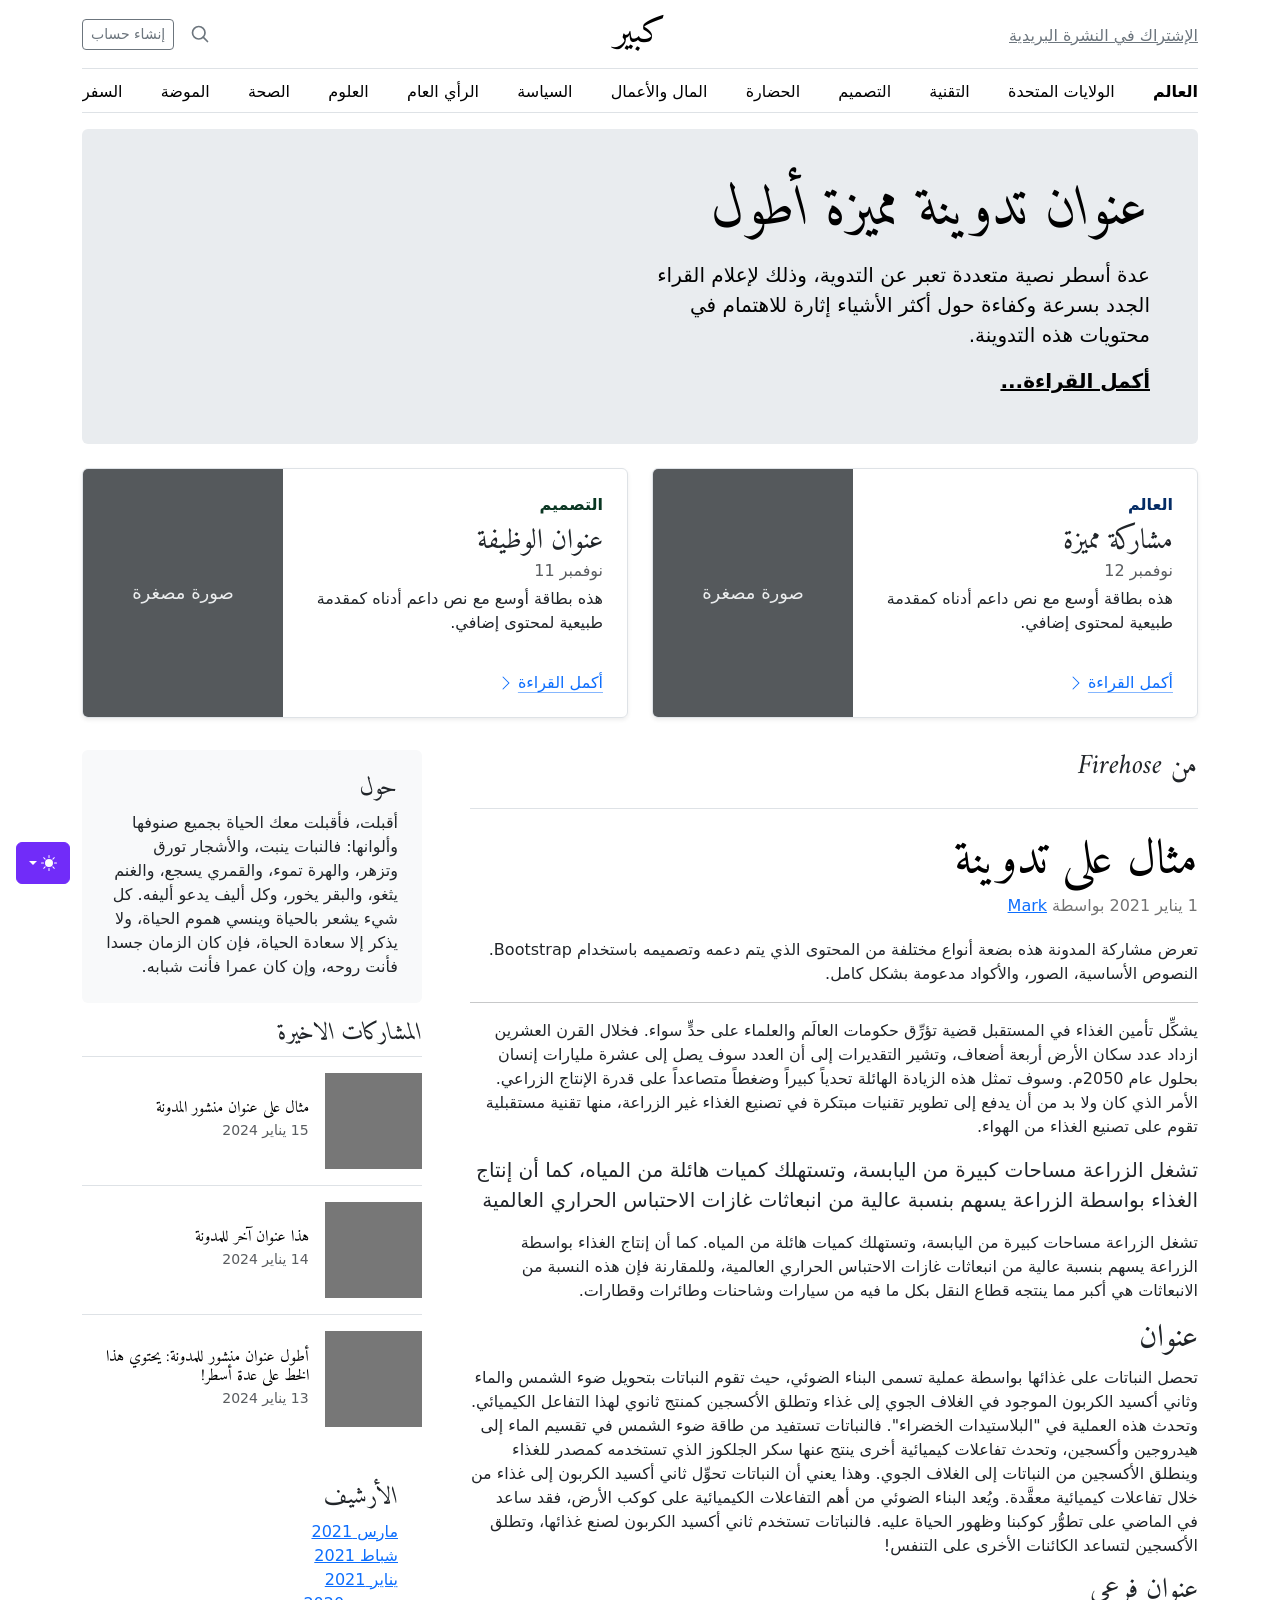
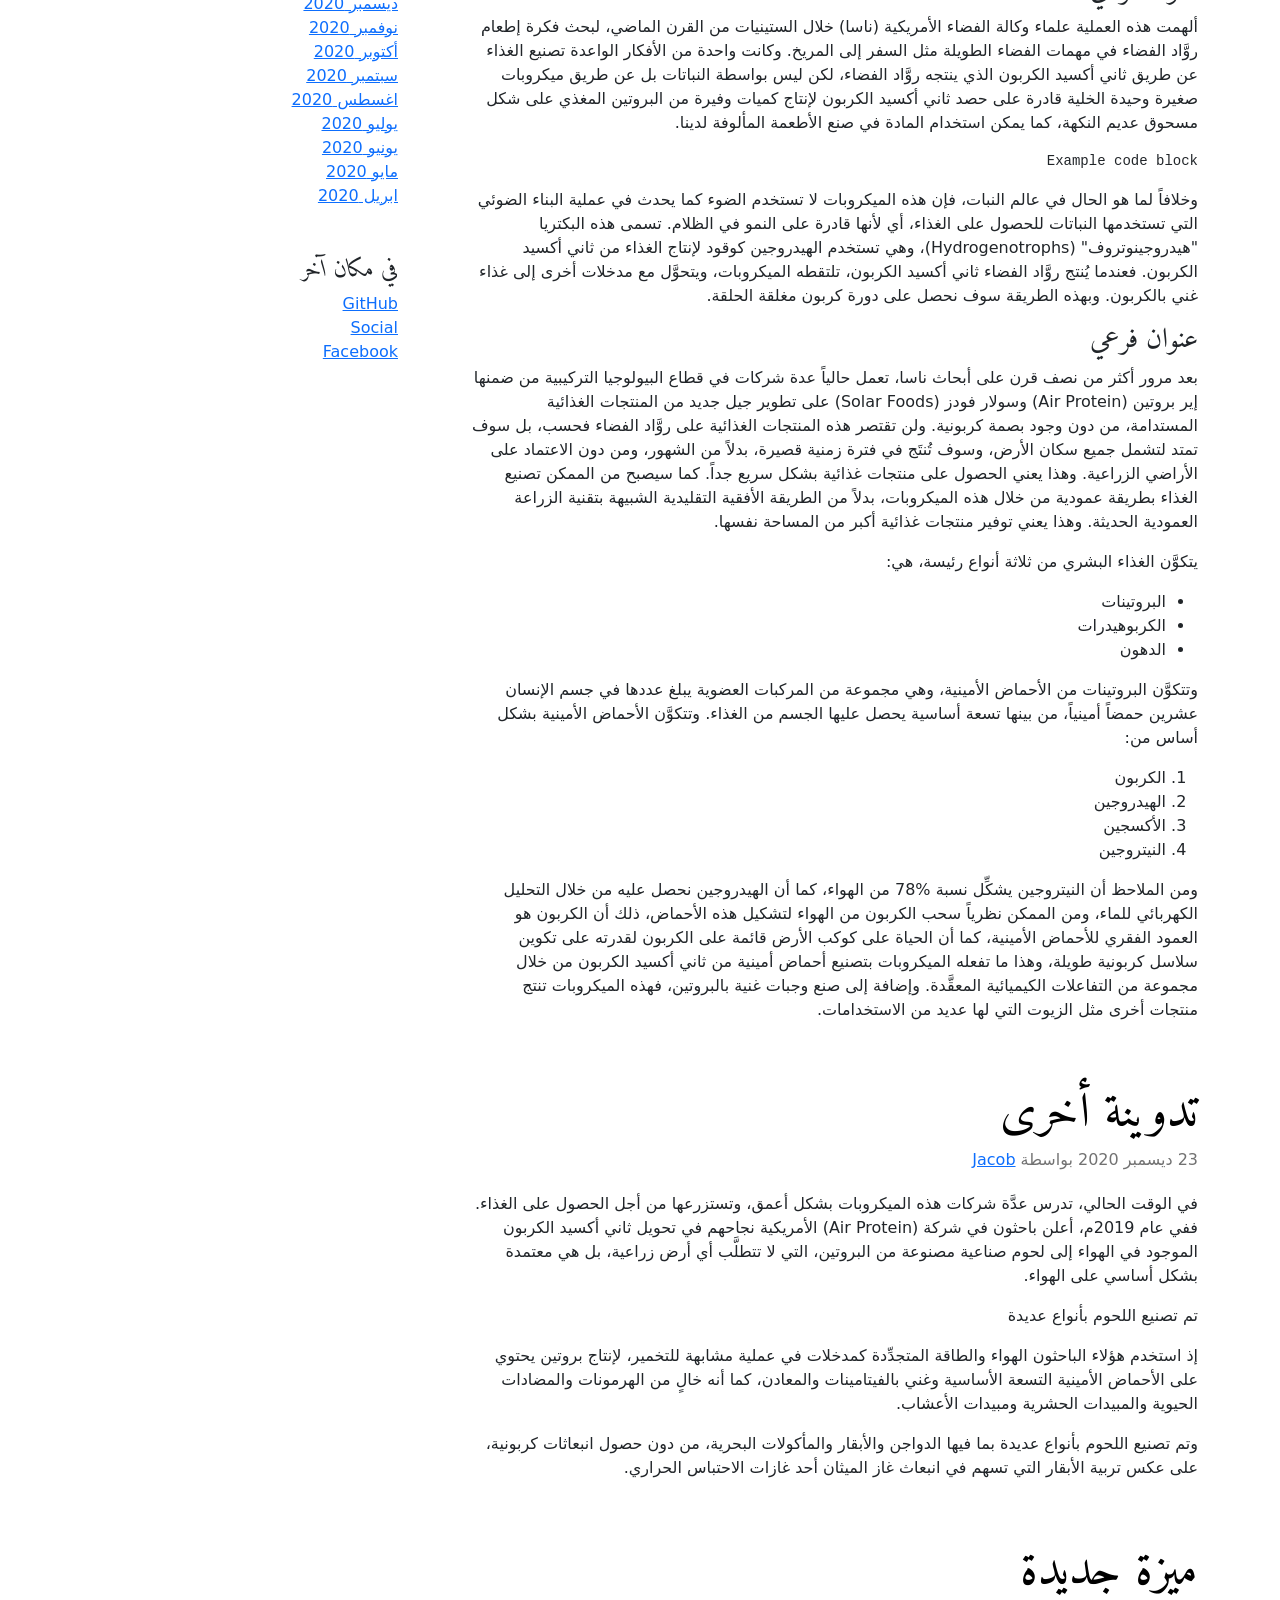
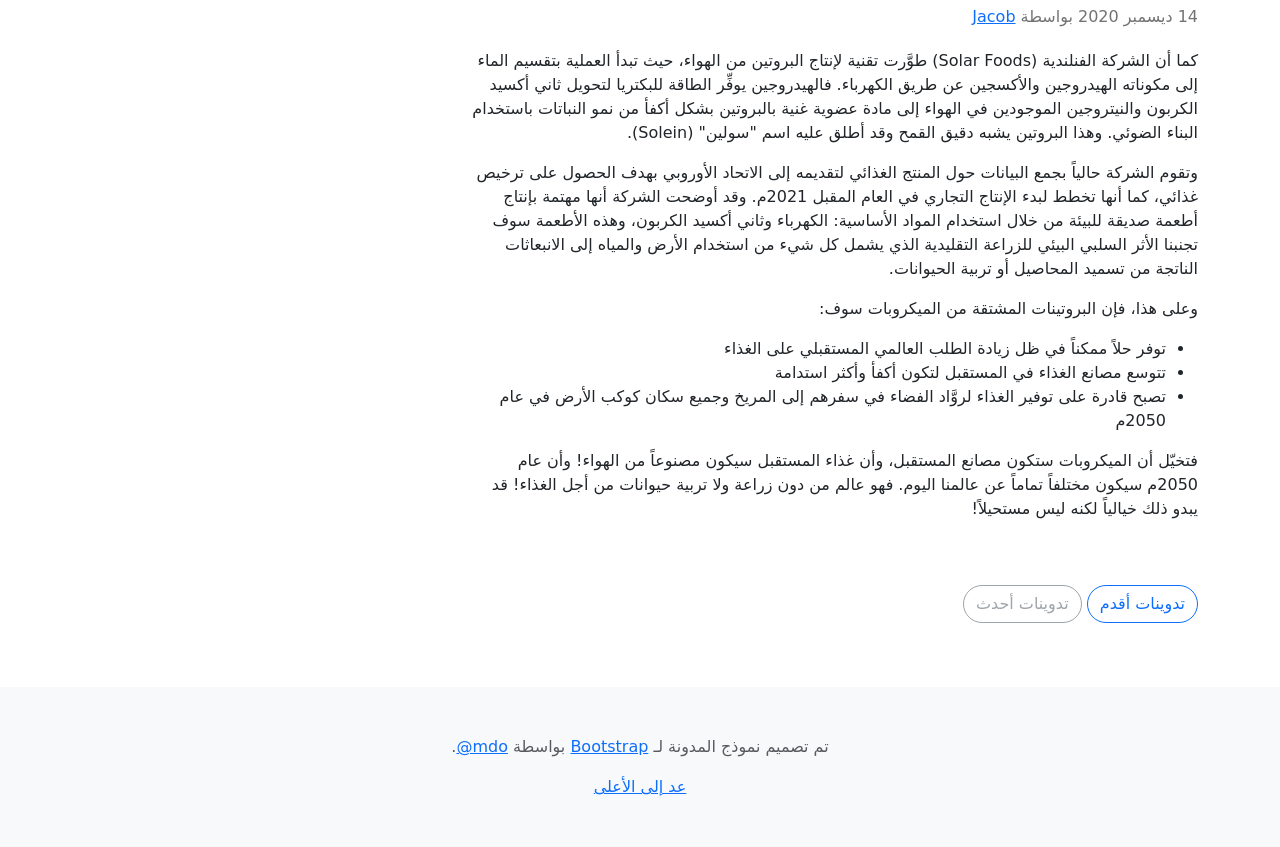
<file: hcj plugins/bootstrap-5.3.8-examples/bootstrap-5.3.8-examples/blog-rtl/index.html>
<!doctype html>
<html lang="ar" dir="rtl" data-bs-theme="auto">
  <head>
    <meta charset="utf-8" />
    <meta name="viewport" content="width=device-width, initial-scale=1" />
    <meta name="description" content="" />
    <meta
      name="author"
      content="Mark Otto, Jacob Thornton, and Bootstrap contributors"
    />
    <meta name="generator" content="Astro v5.13.2" />
    <title>قالب المدونة · Bootstrap v5.3</title>
    <link
      rel="canonical"
      href="https://getbootstrap.com/docs/5.3/examples/blog-rtl/"
    />
    <script src="../assets/js/color-modes.js"></script>
    <link href="../assets/dist/css/bootstrap.rtl.min.css" rel="stylesheet" />
    <meta name="theme-color" content="#712cf9" />
    <link
      href="https://fonts.googleapis.com/css?family=Amiri:wght@400;700&display=swap"
      rel="stylesheet"
    />
    <link href="../blog/blog.rtl.css" rel="stylesheet" />
    <style>
      .bd-placeholder-img {
        font-size: 1.125rem;
        text-anchor: middle;
        -webkit-user-select: none;
        -moz-user-select: none;
        user-select: none;
      }
      @media (min-width: 768px) {
        .bd-placeholder-img-lg {
          font-size: 3.5rem;
        }
      }
      .b-example-divider {
        width: 100%;
        height: 3rem;
        background-color: #0000001a;
        border: solid rgba(0, 0, 0, 0.15);
        border-width: 1px 0;
        box-shadow:
          inset 0 0.5em 1.5em #0000001a,
          inset 0 0.125em 0.5em #00000026;
      }
      .b-example-vr {
        flex-shrink: 0;
        width: 1.5rem;
        height: 100vh;
      }
      .bi {
        vertical-align: -0.125em;
        fill: currentColor;
      }
      .nav-scroller {
        position: relative;
        z-index: 2;
        height: 2.75rem;
        overflow-y: hidden;
      }
      .nav-scroller .nav {
        display: flex;
        flex-wrap: nowrap;
        padding-bottom: 1rem;
        margin-top: -1px;
        overflow-x: auto;
        text-align: center;
        white-space: nowrap;
        -webkit-overflow-scrolling: touch;
      }
      .btn-bd-primary {
        --bd-violet-bg: #712cf9;
        --bd-violet-rgb: 112.520718, 44.062154, 249.437846;
        --bs-btn-font-weight: 600;
        --bs-btn-color: var(--bs-white);
        --bs-btn-bg: var(--bd-violet-bg);
        --bs-btn-border-color: var(--bd-violet-bg);
        --bs-btn-hover-color: var(--bs-white);
        --bs-btn-hover-bg: #6528e0;
        --bs-btn-hover-border-color: #6528e0;
        --bs-btn-focus-shadow-rgb: var(--bd-violet-rgb);
        --bs-btn-active-color: var(--bs-btn-hover-color);
        --bs-btn-active-bg: #5a23c8;
        --bs-btn-active-border-color: #5a23c8;
      }
      .bd-mode-toggle {
        z-index: 1500;
      }
      .bd-mode-toggle .bi {
        width: 1em;
        height: 1em;
      }
      .bd-mode-toggle .dropdown-menu .active .bi {
        display: block !important;
      }
    </style>
  </head>
  <body>
    <svg xmlns="http://www.w3.org/2000/svg" class="d-none">
      <symbol id="check2" viewBox="0 0 16 16">
        <path
          d="M13.854 3.646a.5.5 0 0 1 0 .708l-7 7a.5.5 0 0 1-.708 0l-3.5-3.5a.5.5 0 1 1 .708-.708L6.5 10.293l6.646-6.647a.5.5 0 0 1 .708 0z"
        ></path>
      </symbol>
      <symbol id="circle-half" viewBox="0 0 16 16">
        <path
          d="M8 15A7 7 0 1 0 8 1v14zm0 1A8 8 0 1 1 8 0a8 8 0 0 1 0 16z"
        ></path>
      </symbol>
      <symbol id="moon-stars-fill" viewBox="0 0 16 16">
        <path
          d="M6 .278a.768.768 0 0 1 .08.858 7.208 7.208 0 0 0-.878 3.46c0 4.021 3.278 7.277 7.318 7.277.527 0 1.04-.055 1.533-.16a.787.787 0 0 1 .81.316.733.733 0 0 1-.031.893A8.349 8.349 0 0 1 8.344 16C3.734 16 0 12.286 0 7.71 0 4.266 2.114 1.312 5.124.06A.752.752 0 0 1 6 .278z"
        ></path>
        <path
          d="M10.794 3.148a.217.217 0 0 1 .412 0l.387 1.162c.173.518.579.924 1.097 1.097l1.162.387a.217.217 0 0 1 0 .412l-1.162.387a1.734 1.734 0 0 0-1.097 1.097l-.387 1.162a.217.217 0 0 1-.412 0l-.387-1.162A1.734 1.734 0 0 0 9.31 6.593l-1.162-.387a.217.217 0 0 1 0-.412l1.162-.387a1.734 1.734 0 0 0 1.097-1.097l.387-1.162zM13.863.099a.145.145 0 0 1 .274 0l.258.774c.115.346.386.617.732.732l.774.258a.145.145 0 0 1 0 .274l-.774.258a1.156 1.156 0 0 0-.732.732l-.258.774a.145.145 0 0 1-.274 0l-.258-.774a1.156 1.156 0 0 0-.732-.732l-.774-.258a.145.145 0 0 1 0-.274l.774-.258c.346-.115.617-.386.732-.732L13.863.1z"
        ></path>
      </symbol>
      <symbol id="sun-fill" viewBox="0 0 16 16">
        <path
          d="M8 12a4 4 0 1 0 0-8 4 4 0 0 0 0 8zM8 0a.5.5 0 0 1 .5.5v2a.5.5 0 0 1-1 0v-2A.5.5 0 0 1 8 0zm0 13a.5.5 0 0 1 .5.5v2a.5.5 0 0 1-1 0v-2A.5.5 0 0 1 8 13zm8-5a.5.5 0 0 1-.5.5h-2a.5.5 0 0 1 0-1h2a.5.5 0 0 1 .5.5zM3 8a.5.5 0 0 1-.5.5h-2a.5.5 0 0 1 0-1h2A.5.5 0 0 1 3 8zm10.657-5.657a.5.5 0 0 1 0 .707l-1.414 1.415a.5.5 0 1 1-.707-.708l1.414-1.414a.5.5 0 0 1 .707 0zm-9.193 9.193a.5.5 0 0 1 0 .707L3.05 13.657a.5.5 0 0 1-.707-.707l1.414-1.414a.5.5 0 0 1 .707 0zm9.193 2.121a.5.5 0 0 1-.707 0l-1.414-1.414a.5.5 0 0 1 .707-.707l1.414 1.414a.5.5 0 0 1 0 .707zM4.464 4.465a.5.5 0 0 1-.707 0L2.343 3.05a.5.5 0 1 1 .707-.707l1.414 1.414a.5.5 0 0 1 0 .708z"
        ></path>
      </symbol>
    </svg>
    <div
      class="dropdown position-fixed bottom-0 end-0 mb-3 me-3 bd-mode-toggle"
    >
      <button
        class="btn btn-bd-primary py-2 dropdown-toggle d-flex align-items-center"
        id="bd-theme"
        type="button"
        aria-expanded="false"
        data-bs-toggle="dropdown"
        aria-label="Toggle theme (auto)"
      >
        <svg class="bi my-1 theme-icon-active" aria-hidden="true">
          <use href="#circle-half"></use>
        </svg>
        <span class="visually-hidden" id="bd-theme-text">Toggle theme</span>
      </button>
      <ul
        class="dropdown-menu dropdown-menu-end shadow"
        aria-labelledby="bd-theme-text"
      >
        <li>
          <button
            type="button"
            class="dropdown-item d-flex align-items-center"
            data-bs-theme-value="light"
            aria-pressed="false"
          >
            <svg class="bi me-2 opacity-50" aria-hidden="true">
              <use href="#sun-fill"></use>
            </svg>
            Light
            <svg class="bi ms-auto d-none" aria-hidden="true">
              <use href="#check2"></use>
            </svg>
          </button>
        </li>
        <li>
          <button
            type="button"
            class="dropdown-item d-flex align-items-center"
            data-bs-theme-value="dark"
            aria-pressed="false"
          >
            <svg class="bi me-2 opacity-50" aria-hidden="true">
              <use href="#moon-stars-fill"></use>
            </svg>
            Dark
            <svg class="bi ms-auto d-none" aria-hidden="true">
              <use href="#check2"></use>
            </svg>
          </button>
        </li>
        <li>
          <button
            type="button"
            class="dropdown-item d-flex align-items-center active"
            data-bs-theme-value="auto"
            aria-pressed="true"
          >
            <svg class="bi me-2 opacity-50" aria-hidden="true">
              <use href="#circle-half"></use>
            </svg>
            Auto
            <svg class="bi ms-auto d-none" aria-hidden="true">
              <use href="#check2"></use>
            </svg>
          </button>
        </li>
      </ul>
    </div>
    <svg xmlns="http://www.w3.org/2000/svg" class="d-none">
      <symbol
        id="aperture"
        fill="none"
        stroke="currentColor"
        stroke-linecap="round"
        stroke-linejoin="round"
        stroke-width="2"
        viewBox="0 0 24 24"
      >
        <circle cx="12" cy="12" r="10"></circle>
        <path
          d="M14.31 8l5.74 9.94M9.69 8h11.48M7.38 12l5.74-9.94M9.69 16L3.95 6.06M14.31 16H2.83m13.79-4l-5.74 9.94"
        ></path>
      </symbol>
      <symbol id="cart" viewBox="0 0 16 16">
        <path
          d="M0 1.5A.5.5 0 0 1 .5 1H2a.5.5 0 0 1 .485.379L2.89 3H14.5a.5.5 0 0 1 .49.598l-1 5a.5.5 0 0 1-.465.401l-9.397.472L4.415 11H13a.5.5 0 0 1 0 1H4a.5.5 0 0 1-.491-.408L2.01 3.607 1.61 2H.5a.5.5 0 0 1-.5-.5zM3.102 4l.84 4.479 9.144-.459L13.89 4H3.102zM5 12a2 2 0 1 0 0 4 2 2 0 0 0 0-4zm7 0a2 2 0 1 0 0 4 2 2 0 0 0 0-4zm-7 1a1 1 0 1 1 0 2 1 1 0 0 1 0-2zm7 0a1 1 0 1 1 0 2 1 1 0 0 1 0-2z"
        ></path>
      </symbol>
      <symbol id="chevron-right" viewBox="0 0 16 16">
        <path
          fill-rule="evenodd"
          d="M4.646 1.646a.5.5 0 0 1 .708 0l6 6a.5.5 0 0 1 0 .708l-6 6a.5.5 0 0 1-.708-.708L10.293 8 4.646 2.354a.5.5 0 0 1 0-.708z"
        ></path>
      </symbol>
    </svg>
    <div class="container">
      <header class="border-bottom lh-1 py-3">
        <div class="row flex-nowrap justify-content-between align-items-center">
          <div class="col-4 pt-1">
            <a class="link-secondary" href="#">الإشتراك في النشرة البريدية</a>
          </div>
          <div class="col-4 text-center">
            <a
              class="blog-header-logo text-body-emphasis text-decoration-none"
              href="#"
              >كبير</a
            >
          </div>
          <div class="col-4 d-flex justify-content-end align-items-center">
            <a class="link-secondary" href="#" aria-label="بحث">
              <svg
                xmlns="http://www.w3.org/2000/svg"
                width="20"
                height="20"
                fill="none"
                stroke="currentColor"
                stroke-linecap="round"
                stroke-linejoin="round"
                stroke-width="2"
                class="mx-3"
                role="img"
                viewBox="0 0 24 24"
              >
                <title>بحث</title>
                <circle cx="10.5" cy="10.5" r="7.5"></circle>
                <path d="M21 21l-5.2-5.2"></path>
              </svg>
            </a>
            <a class="btn btn-sm btn-outline-secondary" href="#">إنشاء حساب</a>
          </div>
        </div>
      </header>
      <div class="nav-scroller py-1 mb-3 border-bottom">
        <nav class="nav nav-underline justify-content-between">
          <a class="nav-item nav-link link-body-emphasis active" href="#"
            >العالم</a
          >
          <a class="nav-item nav-link link-body-emphasis" href="#"
            >الولايات المتحدة</a
          >
          <a class="nav-item nav-link link-body-emphasis" href="#">التقنية</a>
          <a class="nav-item nav-link link-body-emphasis" href="#">التصميم</a>
          <a class="nav-item nav-link link-body-emphasis" href="#">الحضارة</a>
          <a class="nav-item nav-link link-body-emphasis" href="#"
            >المال والأعمال</a
          >
          <a class="nav-item nav-link link-body-emphasis" href="#">السياسة</a>
          <a class="nav-item nav-link link-body-emphasis" href="#"
            >الرأي العام</a
          >
          <a class="nav-item nav-link link-body-emphasis" href="#">العلوم</a>
          <a class="nav-item nav-link link-body-emphasis" href="#">الصحة</a>
          <a class="nav-item nav-link link-body-emphasis" href="#">الموضة</a>
          <a class="nav-item nav-link link-body-emphasis" href="#">السفر</a>
        </nav>
      </div>
    </div>
    <main class="container">
      <div class="p-4 p-md-5 mb-4 rounded text-body-emphasis bg-body-secondary">
        <div class="col-lg-6 px-0">
          <h1 class="display-4 fst-italic">عنوان تدوينة مميزة أطول</h1>
          <p class="lead my-3">
            عدة أسطر نصية متعددة تعبر عن التدوية، وذلك لإعلام القراء الجدد بسرعة
            وكفاءة حول أكثر الأشياء إثارة للاهتمام في محتويات هذه التدوينة.
          </p>
          <p class="lead mb-0">
            <a href="#" class="text-body-emphasis fw-bold">أكمل القراءة...</a>
          </p>
        </div>
      </div>
      <div class="row mb-2">
        <div class="col-md-6">
          <div
            class="row g-0 border rounded overflow-hidden flex-md-row mb-4 shadow-sm h-md-250 position-relative"
          >
            <div class="col p-4 d-flex flex-column position-static">
              <strong class="d-inline-block mb-2 text-primary-emphasis"
                >العالم</strong
              >
              <h3 class="mb-0">مشاركة مميزة</h3>
              <div class="mb-1 text-body-secondary">نوفمبر 12</div>
              <p class="card-text mb-auto">
                هذه بطاقة أوسع مع نص داعم أدناه كمقدمة طبيعية لمحتوى إضافي.
              </p>
              <a
                href="#"
                class="icon-link gap-1 icon-link-hover stretched-link"
              >
                أكمل القراءة
                <svg class="bi" aria-hidden="true">
                  <use xlink:href="#chevron-right"></use>
                </svg>
              </a>
            </div>
            <div class="col-auto d-none d-lg-block">
              <svg
                aria-label="Placeholder: صورة مصغرة"
                class="bd-placeholder-img"
                height="250"
                preserveAspectRatio="xMidYMid slice"
                role="img"
                width="200"
                xmlns="http://www.w3.org/2000/svg"
              >
                <title>Placeholder</title>
                <rect width="100%" height="100%" fill="#55595c"></rect>
                <text x="50%" y="50%" fill="#eceeef" dy=".3em">صورة مصغرة</text>
              </svg>
            </div>
          </div>
        </div>
        <div class="col-md-6">
          <div
            class="row g-0 border rounded overflow-hidden flex-md-row mb-4 shadow-sm h-md-250 position-relative"
          >
            <div class="col p-4 d-flex flex-column position-static">
              <strong class="d-inline-block mb-2 text-success-emphasis"
                >التصميم</strong
              >
              <h3 class="mb-0">عنوان الوظيفة</h3>
              <div class="mb-1 text-body-secondary">نوفمبر 11</div>
              <p class="mb-auto">
                هذه بطاقة أوسع مع نص داعم أدناه كمقدمة طبيعية لمحتوى إضافي.
              </p>
              <a
                href="#"
                class="icon-link gap-1 icon-link-hover stretched-link"
              >
                أكمل القراءة
                <svg class="bi" aria-hidden="true">
                  <use xlink:href="#chevron-right"></use>
                </svg>
              </a>
            </div>
            <div class="col-auto d-none d-lg-block">
              <svg
                aria-label="Placeholder: صورة مصغرة"
                class="bd-placeholder-img"
                height="250"
                preserveAspectRatio="xMidYMid slice"
                role="img"
                width="200"
                xmlns="http://www.w3.org/2000/svg"
              >
                <title>Placeholder</title>
                <rect width="100%" height="100%" fill="#55595c"></rect>
                <text x="50%" y="50%" fill="#eceeef" dy=".3em">صورة مصغرة</text>
              </svg>
            </div>
          </div>
        </div>
      </div>
      <div class="row g-5">
        <div class="col-md-8">
          <h3 class="pb-4 mb-4 fst-italic border-bottom">من Firehose</h3>
          <article class="blog-post">
            <h2 class="display-5 link-body-emphasis mb-1">مثال على تدوينة</h2>
            <p class="blog-post-meta">
              1 يناير 2021 بواسطة <a href="#"> Mark </a>
            </p>
            <p>
              تعرض مشاركة المدونة هذه بضعة أنواع مختلفة من المحتوى الذي يتم دعمه
              وتصميمه باستخدام Bootstrap. النصوص الأساسية، الصور، والأكواد
              مدعومة بشكل كامل.
            </p>
            <hr />
            <p>
              يشكِّل تأمين الغذاء في المستقبل قضية تؤرِّق حكومات العالَم
              والعلماء على حدٍّ سواء. فخلال القرن العشرين ازداد عدد سكان الأرض
              أربعة أضعاف، وتشير التقديرات إلى أن العدد سوف يصل إلى عشرة مليارات
              إنسان بحلول عام 2050م. وسوف تمثل هذه الزيادة الهائلة تحدياً كبيراً
              وضغطاً متصاعداً على قدرة الإنتاج الزراعي. الأمر الذي كان ولا بد من
              أن يدفع إلى تطوير تقنيات مبتكرة في تصنيع الغذاء غير الزراعة، منها
              تقنية مستقبلية تقوم على تصنيع الغذاء من الهواء.
            </p>
            <blockquote class="blockquote">
              <p>
                تشغل الزراعة مساحات كبيرة من اليابسة، وتستهلك كميات هائلة من
                المياه، كما أن إنتاج الغذاء بواسطة الزراعة يسهم بنسبة عالية من
                انبعاثات غازات الاحتباس الحراري العالمية
              </p>
            </blockquote>
            <p>
              تشغل الزراعة مساحات كبيرة من اليابسة، وتستهلك كميات هائلة من
              المياه. كما أن إنتاج الغذاء بواسطة الزراعة يسهم بنسبة عالية من
              انبعاثات غازات الاحتباس الحراري العالمية، وللمقارنة فإن هذه النسبة
              من الانبعاثات هي أكبر مما ينتجه قطاع النقل بكل ما فيه من سيارات
              وشاحنات وطائرات وقطارات.
            </p>
            <h2>عنوان</h2>
            <p>
              تحصل النباتات على غذائها بواسطة عملية تسمى البناء الضوئي، حيث تقوم
              النباتات بتحويل ضوء الشمس والماء وثاني أكسيد الكربون الموجود في
              الغلاف الجوي إلى غذاء وتطلق الأكسجين كمنتج ثانوي لهذا التفاعل
              الكيميائي. وتحدث هذه العملية في "البلاستيدات الخضراء". فالنباتات
              تستفيد من طاقة ضوء الشمس في تقسيم الماء إلى هيدروجين وأكسجين،
              وتحدث تفاعلات كيميائية أخرى ينتج عنها سكر الجلكوز الذي تستخدمه
              كمصدر للغذاء وينطلق الأكسجين من النباتات إلى الغلاف الجوي. وهذا
              يعني أن النباتات تحوِّل ثاني أكسيد الكربون إلى غذاء من خلال
              تفاعلات كيميائية معقَّدة. ويُعد البناء الضوئي من أهم التفاعلات
              الكيميائية على كوكب الأرض، فقد ساعد في الماضي على تطوُّر كوكبنا
              وظهور الحياة عليه. فالنباتات تستخدم ثاني أكسيد الكربون لصنع
              غذائها، وتطلق الأكسجين لتساعد الكائنات الأخرى على التنفس!
            </p>
            <h3>عنوان فرعي</h3>
            <p>
              ألهمت هذه العملية علماء وكالة الفضاء الأمريكية (ناسا) خلال
              الستينيات من القرن الماضي، لبحث فكرة إطعام روَّاد الفضاء في مهمات
              الفضاء الطويلة مثل السفر إلى المريخ. وكانت واحدة من الأفكار
              الواعدة تصنيع الغذاء عن طريق ثاني أكسيد الكربون الذي ينتجه روَّاد
              الفضاء، لكن ليس بواسطة النباتات بل عن طريق ميكروبات صغيرة وحيدة
              الخلية قادرة على حصد ثاني أكسيد الكربون لإنتاج كميات وفيرة من
              البروتين المغذي على شكل مسحوق عديم النكهة، كما يمكن استخدام المادة
              في صنع الأطعمة المألوفة لدينا.
            </p>
            <pre><code>Example code block</code></pre>
            <p>
              وخلافاً لما هو الحال في عالم النبات، فإن هذه الميكروبات لا تستخدم
              الضوء كما يحدث في عملية البناء الضوئي التي تستخدمها النباتات
              للحصول على الغذاء، أي لأنها قادرة على النمو في الظلام. تسمى هذه
              البكتريا "هيدروجينوتروف" (Hydrogenotrophs)، وهي تستخدم الهيدروجين
              كوقود لإنتاج الغذاء من ثاني أكسيد الكربون. فعندما يُنتج روَّاد
              الفضاء ثاني أكسيد الكربون، تلتقطه الميكروبات، ويتحوَّل مع مدخلات
              أخرى إلى غذاء غني بالكربون. وبهذه الطريقة سوف نحصل على دورة كربون
              مغلقة الحلقة.
            </p>
            <h3>عنوان فرعي</h3>
            <p>
              بعد مرور أكثر من نصف قرن على أبحاث ناسا، تعمل حالياً عدة شركات في
              قطاع البيولوجيا التركيبية من ضمنها إير بروتين (Air Protein) وسولار
              فودز (Solar Foods) على تطوير جيل جديد من المنتجات الغذائية
              المستدامة، من دون وجود بصمة كربونية. ولن تقتصر هذه المنتجات
              الغذائية على روَّاد الفضاء فحسب، بل سوف تمتد لتشمل جميع سكان
              الأرض، وسوف تُنتَج في فترة زمنية قصيرة، بدلاً من الشهور، ومن دون
              الاعتماد على الأراضي الزراعية. وهذا يعني الحصول على منتجات غذائية
              بشكل سريع جداً. كما سيصبح من الممكن تصنيع الغذاء بطريقة عمودية من
              خلال هذه الميكروبات، بدلاً من الطريقة الأفقية التقليدية الشبيهة
              بتقنية الزراعة العمودية الحديثة. وهذا يعني توفير منتجات غذائية
              أكبر من المساحة نفسها.
            </p>
            <p>يتكوَّن الغذاء البشري من ثلاثة أنواع رئيسة، هي:</p>
            <ul>
              <li>البروتينات</li>
              <li>الكربوهيدرات</li>
              <li>الدهون</li>
            </ul>
            <p>
              وتتكوَّن البروتينات من الأحماض الأمينية، وهي مجموعة من المركبات
              العضوية يبلغ عددها في جسم الإنسان عشرين حمضاً أمينياً، من بينها
              تسعة أساسية يحصل عليها الجسم من الغذاء. وتتكوَّن الأحماض الأمينية
              بشكل أساس من:
            </p>
            <ol>
              <li>الكربون</li>
              <li>الهيدروجين</li>
              <li>الأكسجين</li>
              <li>النيتروجين</li>
            </ol>
            <p>
              ومن الملاحظ أن النيتروجين يشكِّل نسبة %78 من الهواء، كما أن
              الهيدروجين نحصل عليه من خلال التحليل الكهربائي للماء، ومن الممكن
              نظرياً سحب الكربون من الهواء لتشكيل هذه الأحماض، ذلك أن الكربون هو
              العمود الفقري للأحماض الأمينية، كما أن الحياة على كوكب الأرض قائمة
              على الكربون لقدرته على تكوين سلاسل كربونية طويلة، وهذا ما تفعله
              الميكروبات بتصنيع أحماض أمينية من ثاني أكسيد الكربون من خلال
              مجموعة من التفاعلات الكيميائية المعقَّدة. وإضافة إلى صنع وجبات
              غنية بالبروتين، فهذه الميكروبات تنتج منتجات أخرى مثل الزيوت التي
              لها عديد من الاستخدامات.
            </p>
          </article>
          <article class="blog-post">
            <h2 class="display-5 link-body-emphasis mb-1">تدوينة أخرى</h2>
            <p class="blog-post-meta">
              23 ديسمبر 2020 بواسطة <a href="#">Jacob</a>
            </p>
            <p>
              في الوقت الحالي، تدرس عدَّة شركات هذه الميكروبات بشكل أعمق،
              وتستزرعها من أجل الحصول على الغذاء. ففي عام 2019م، أعلن باحثون في
              شركة (Air Protein) الأمريكية نجاحهم في تحويل ثاني أكسيد الكربون
              الموجود في الهواء إلى لحوم صناعية مصنوعة من البروتين، التي لا
              تتطلَّب أي أرض زراعية، بل هي معتمدة بشكل أساسي على الهواء.
            </p>
            <blockquote><p>تم تصنيع اللحوم بأنواع عديدة</p></blockquote>
            <p>
              إذ استخدم هؤلاء الباحثون الهواء والطاقة المتجدِّدة كمدخلات في
              عملية مشابهة للتخمير، لإنتاج بروتين يحتوي على الأحماض الأمينية
              التسعة الأساسية وغني بالفيتامينات والمعادن، كما أنه خالٍ من
              الهرمونات والمضادات الحيوية والمبيدات الحشرية ومبيدات الأعشاب.
            </p>
            <p>
              وتم تصنيع اللحوم بأنواع عديدة بما فيها الدواجن والأبقار والمأكولات
              البحرية، من دون حصول انبعاثات كربونية، على عكس تربية الأبقار التي
              تسهم في انبعاث غاز الميثان أحد غازات الاحتباس الحراري.
            </p>
          </article>
          <article class="blog-post">
            <h2 class="display-5 link-body-emphasis mb-1">ميزة جديدة</h2>
            <p class="blog-post-meta">
              14 ديسمبر 2020 بواسطة <a href="#">Jacob</a>
            </p>
            <p>
              كما أن الشركة الفنلندية (Solar Foods) طوَّرت تقنية لإنتاج البروتين
              من الهواء، حيث تبدأ العملية بتقسيم الماء إلى مكوناته الهيدروجين
              والأكسجين عن طريق الكهرباء. فالهيدروجين يوفِّر الطاقة للبكتريا
              لتحويل ثاني أكسيد الكربون والنيتروجين الموجودين في الهواء إلى مادة
              عضوية غنية بالبروتين بشكل أكفأ من نمو النباتات باستخدام البناء
              الضوئي. وهذا البروتين يشبه دقيق القمح وقد أطلق عليه اسم "سولين"
              (Solein).
            </p>
            <p>
              وتقوم الشركة حالياً بجمع البيانات حول المنتج الغذائي لتقديمه إلى
              الاتحاد الأوروبي بهدف الحصول على ترخيص غذائي، كما أنها تخطط لبدء
              الإنتاج التجاري في العام المقبل 2021م. وقد أوضحت الشركة أنها مهتمة
              بإنتاج أطعمة صديقة للبيئة من خلال استخدام المواد الأساسية:
              الكهرباء وثاني أكسيد الكربون، وهذه الأطعمة سوف تجنبنا الأثر السلبي
              البيئي للزراعة التقليدية الذي يشمل كل شيء من استخدام الأرض والمياه
              إلى الانبعاثات الناتجة من تسميد المحاصيل أو تربية الحيوانات.
            </p>
            <p>وعلى هذا، فإن البروتينات المشتقة من الميكروبات سوف:</p>
            <ul>
              <li>
                توفر حلاً ممكناً في ظل زيادة الطلب العالمي المستقبلي على الغذاء
              </li>
              <li>تتوسع مصانع الغذاء في المستقبل لتكون أكفأ وأكثر استدامة</li>
              <li>
                تصبح قادرة على توفير الغذاء لروَّاد الفضاء في سفرهم إلى المريخ
                وجميع سكان كوكب الأرض في عام 2050م
              </li>
            </ul>
            <p>
              فتخيّل أن الميكروبات ستكون مصانع المستقبل، وأن غذاء المستقبل سيكون
              مصنوعاً من الهواء! وأن عام 2050م سيكون مختلفاً تماماً عن عالمنا
              اليوم. فهو عالم من دون زراعة ولا تربية حيوانات من أجل الغذاء! قد
              يبدو ذلك خيالياً لكنه ليس مستحيلاً!
            </p>
          </article>
          <nav class="blog-pagination" aria-label="Pagination">
            <a class="btn btn-outline-primary rounded-pill" href="#"
              >تدوينات أقدم</a
            >
            <a
              class="btn btn-outline-secondary rounded-pill disabled"
              aria-disabled="true"
              >تدوينات أحدث</a
            >
          </nav>
        </div>
        <div class="col-md-4">
          <div class="position-sticky" style="top: 2rem">
            <div class="p-4 mb-3 bg-body-tertiary rounded">
              <h4 class="fst-italic">حول</h4>
              <p class="mb-0">
                أقبلت، فأقبلت معك الحياة بجميع صنوفها وألوانها: فالنبات ينبت،
                والأشجار تورق وتزهر، والهرة تموء، والقمري يسجع، والغنم يثغو،
                والبقر يخور، وكل أليف يدعو أليفه. كل شيء يشعر بالحياة وينسي هموم
                الحياة، ولا يذكر إلا سعادة الحياة، فإن كان الزمان جسدا فأنت
                روحه، وإن كان عمرا فأنت شبابه.
              </p>
            </div>
            <div>
              <h4 class="fst-italic">المشاركات الاخيرة</h4>
              <ul class="list-unstyled">
                <li>
                  <a
                    class="d-flex flex-column flex-lg-row gap-3 align-items-start align-items-lg-center py-3 link-body-emphasis text-decoration-none border-top"
                    href="#"
                  >
                    <svg
                      aria-hidden="true"
                      class="bd-placeholder-img"
                      height="96"
                      preserveAspectRatio="xMidYMid slice"
                      width="100%"
                      xmlns="http://www.w3.org/2000/svg"
                    >
                      <rect width="100%" height="100%" fill="#777"></rect>
                    </svg>
                    <div class="col-lg-8">
                      <h6 class="mb-0">مثال على عنوان منشور المدونة</h6>
                      <small class="text-body-secondary">15 يناير 2024</small>
                    </div>
                  </a>
                </li>
                <li>
                  <a
                    class="d-flex flex-column flex-lg-row gap-3 align-items-start align-items-lg-center py-3 link-body-emphasis text-decoration-none border-top"
                    href="#"
                  >
                    <svg
                      aria-hidden="true"
                      class="bd-placeholder-img"
                      height="96"
                      preserveAspectRatio="xMidYMid slice"
                      width="100%"
                      xmlns="http://www.w3.org/2000/svg"
                    >
                      <rect width="100%" height="100%" fill="#777"></rect>
                    </svg>
                    <div class="col-lg-8">
                      <h6 class="mb-0">هذا عنوان آخر للمدونة</h6>
                      <small class="text-body-secondary">14 يناير 2024</small>
                    </div>
                  </a>
                </li>
                <li>
                  <a
                    class="d-flex flex-column flex-lg-row gap-3 align-items-start align-items-lg-center py-3 link-body-emphasis text-decoration-none border-top"
                    href="#"
                  >
                    <svg
                      aria-hidden="true"
                      class="bd-placeholder-img"
                      height="96"
                      preserveAspectRatio="xMidYMid slice"
                      width="100%"
                      xmlns="http://www.w3.org/2000/svg"
                    >
                      <rect width="100%" height="100%" fill="#777"></rect>
                    </svg>
                    <div class="col-lg-8">
                      <h6 class="mb-0">
                        أطول عنوان منشور للمدونة: يحتوي هذا الخط على عدة أسطر!
                      </h6>
                      <small class="text-body-secondary">13 يناير 2024</small>
                    </div>
                  </a>
                </li>
              </ul>
            </div>
            <div class="p-4">
              <h4 class="fst-italic">الأرشيف</h4>
              <ol class="list-unstyled mb-0">
                <li><a href="#">مارس 2021</a></li>
                <li><a href="#">شباط 2021</a></li>
                <li><a href="#">يناير 2021</a></li>
                <li><a href="#">ديسمبر 2020</a></li>
                <li><a href="#">نوفمبر 2020</a></li>
                <li><a href="#">أكتوبر 2020</a></li>
                <li><a href="#">سبتمبر 2020</a></li>
                <li><a href="#">اغسطس 2020</a></li>
                <li><a href="#">يوليو 2020</a></li>
                <li><a href="#">يونيو 2020</a></li>
                <li><a href="#">مايو 2020</a></li>
                <li><a href="#">ابريل 2020</a></li>
              </ol>
            </div>
            <div class="p-4">
              <h4 class="fst-italic">في مكان آخر</h4>
              <ol class="list-unstyled">
                <li><a href="#">GitHub</a></li>
                <li><a href="#">Social</a></li>
                <li><a href="#">Facebook</a></li>
              </ol>
            </div>
          </div>
        </div>
      </div>
    </main>
    <footer class="py-5 text-center text-body-secondary bg-body-tertiary">
      <p>
        تم تصميم نموذج المدونة لـ
        <a href="https://getbootstrap.com/">Bootstrap</a> بواسطة
        <a href="https://x.com/mdo"><bdi lang="en" dir="ltr">@mdo</bdi></a
        >.
      </p>
      <p class="mb-0"><a href="#">عد إلى الأعلى</a></p>
    </footer>
    <script
      src="../assets/dist/js/bootstrap.bundle.min.js"
      class="astro-vvvwv3sm"
    ></script>
  </body>
</html>
</file>
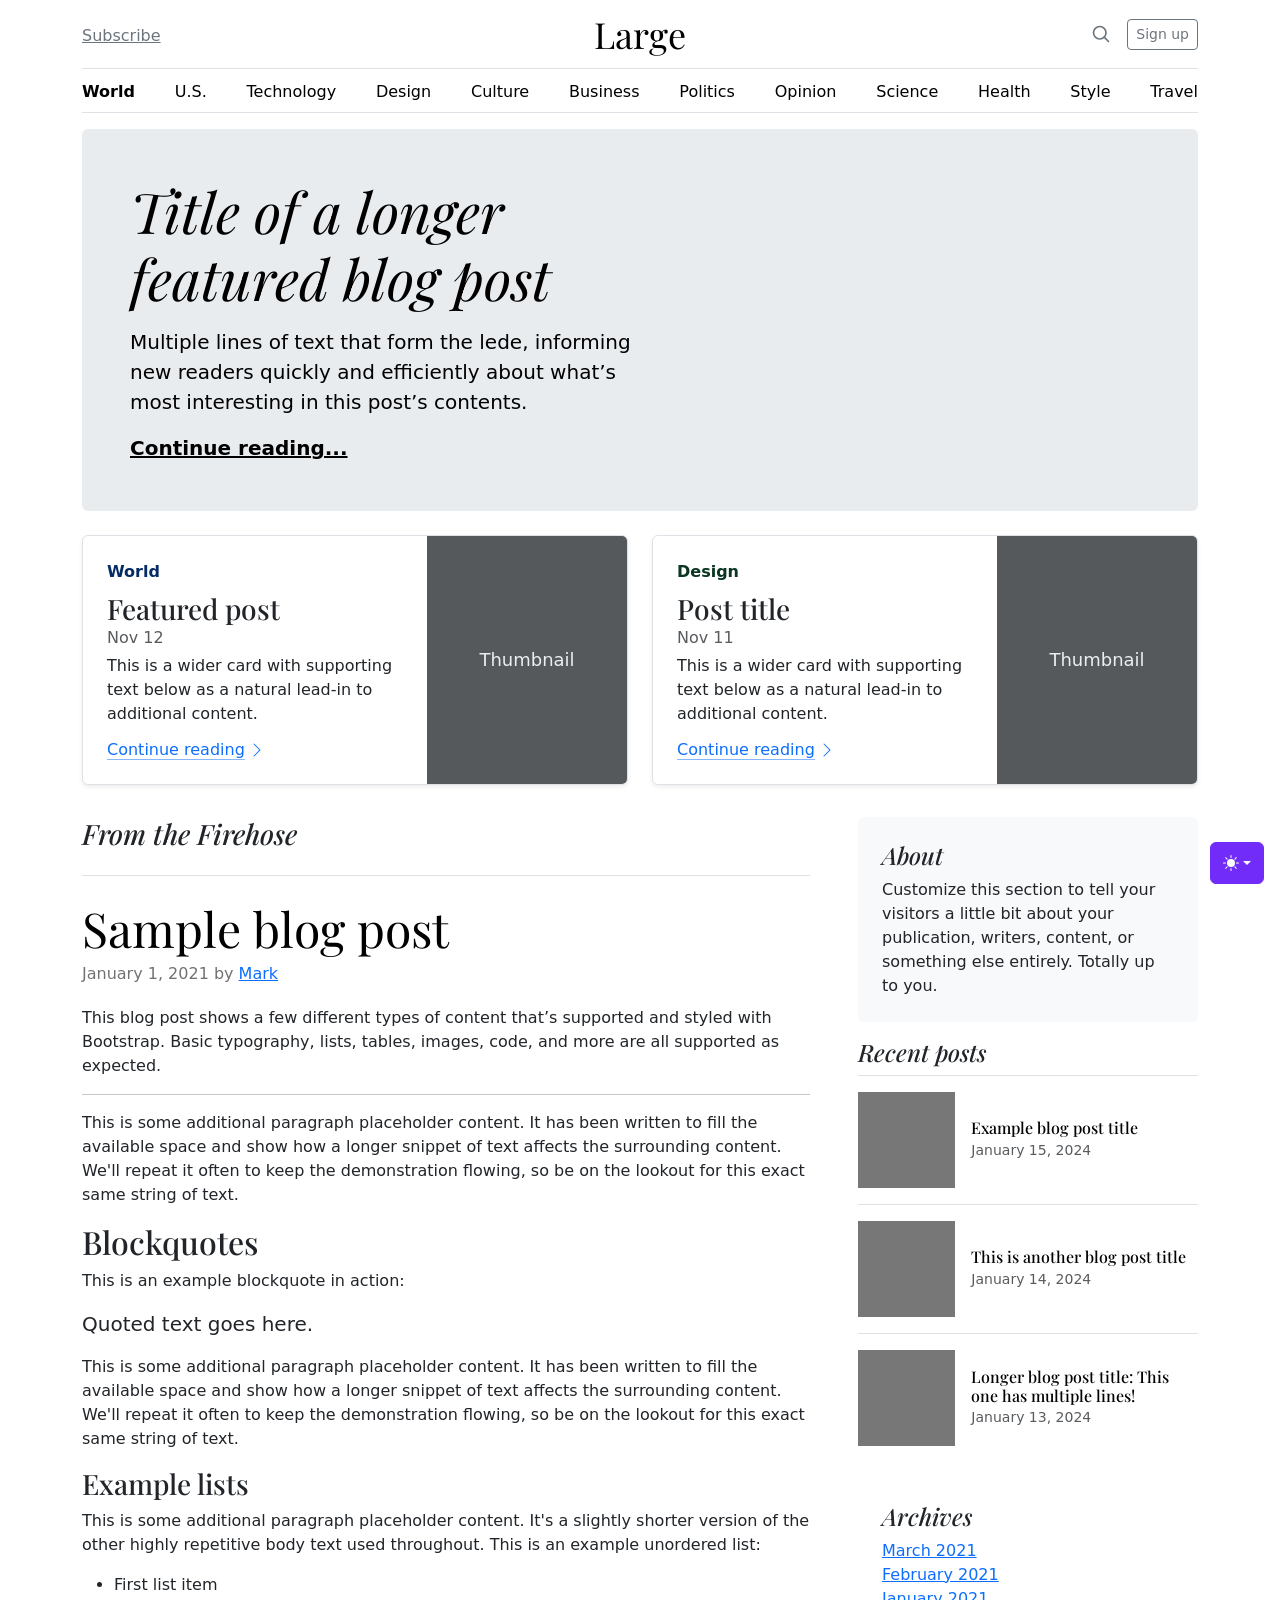
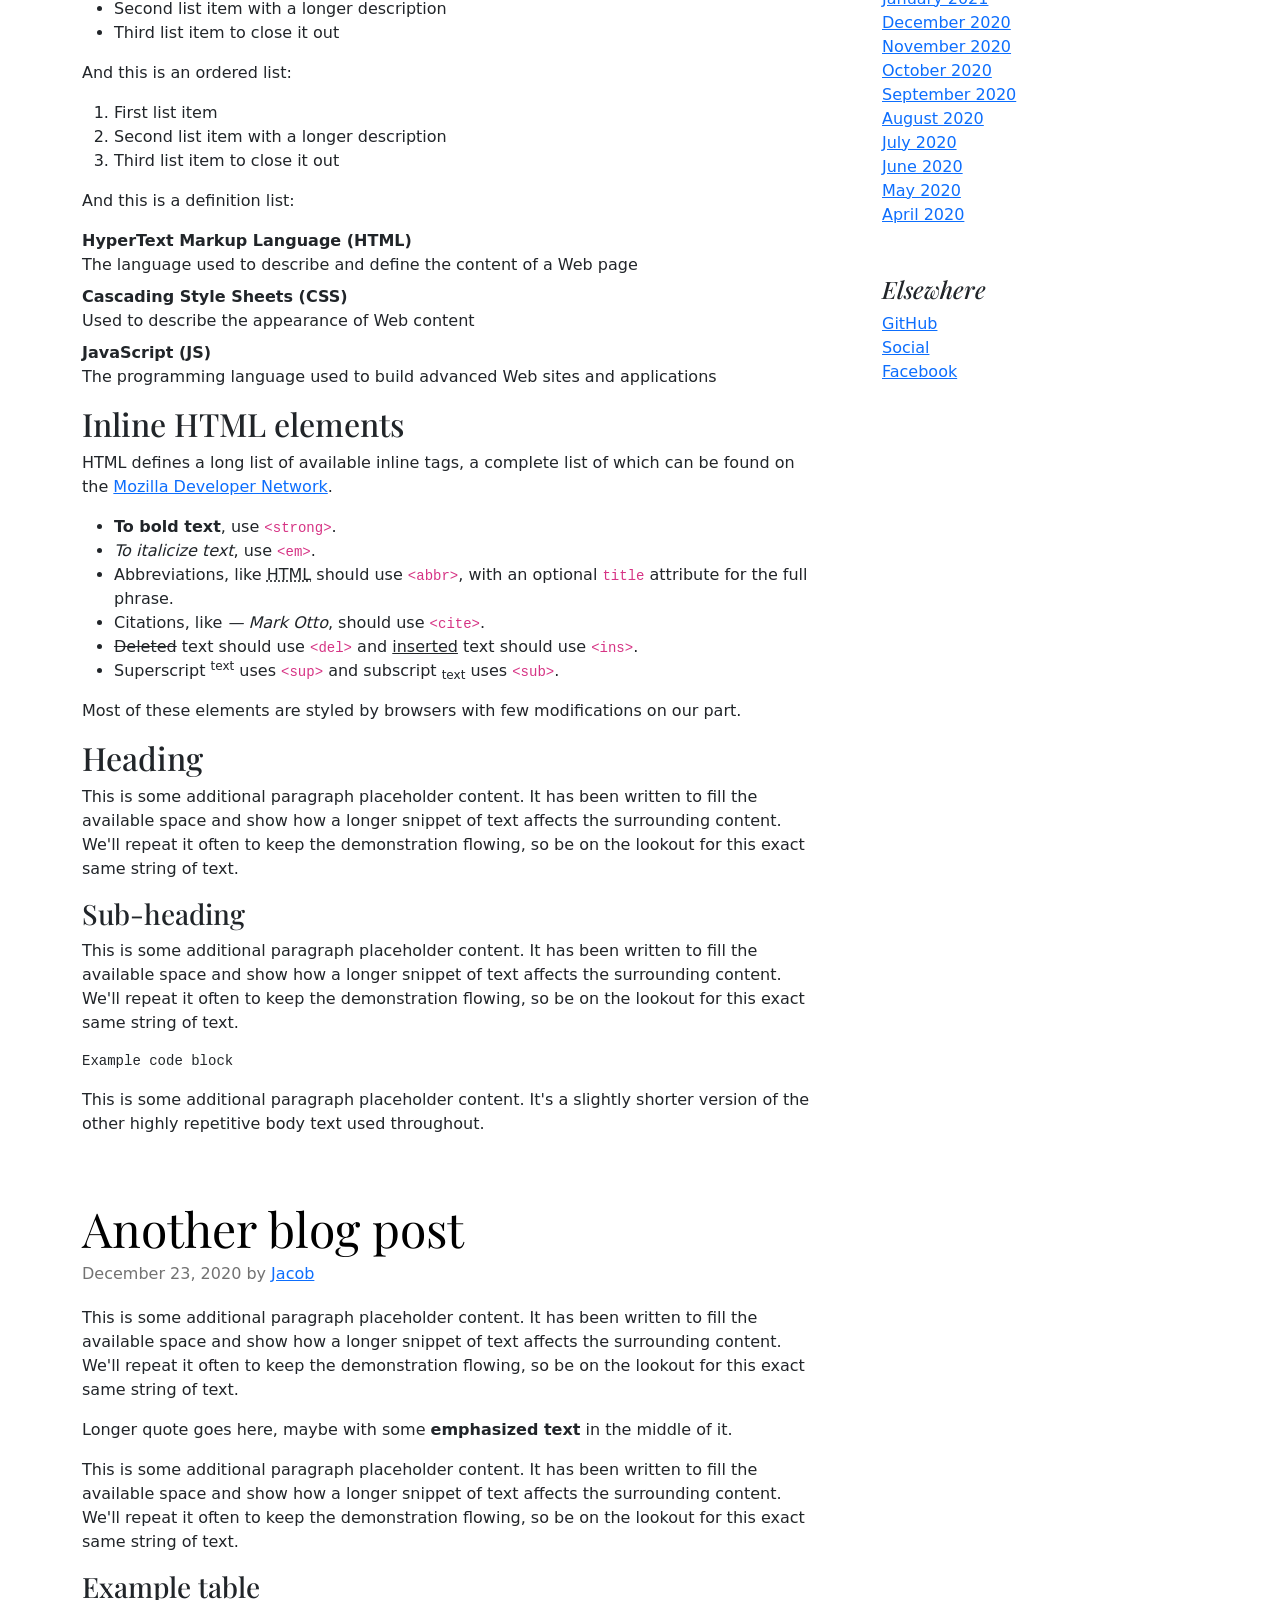
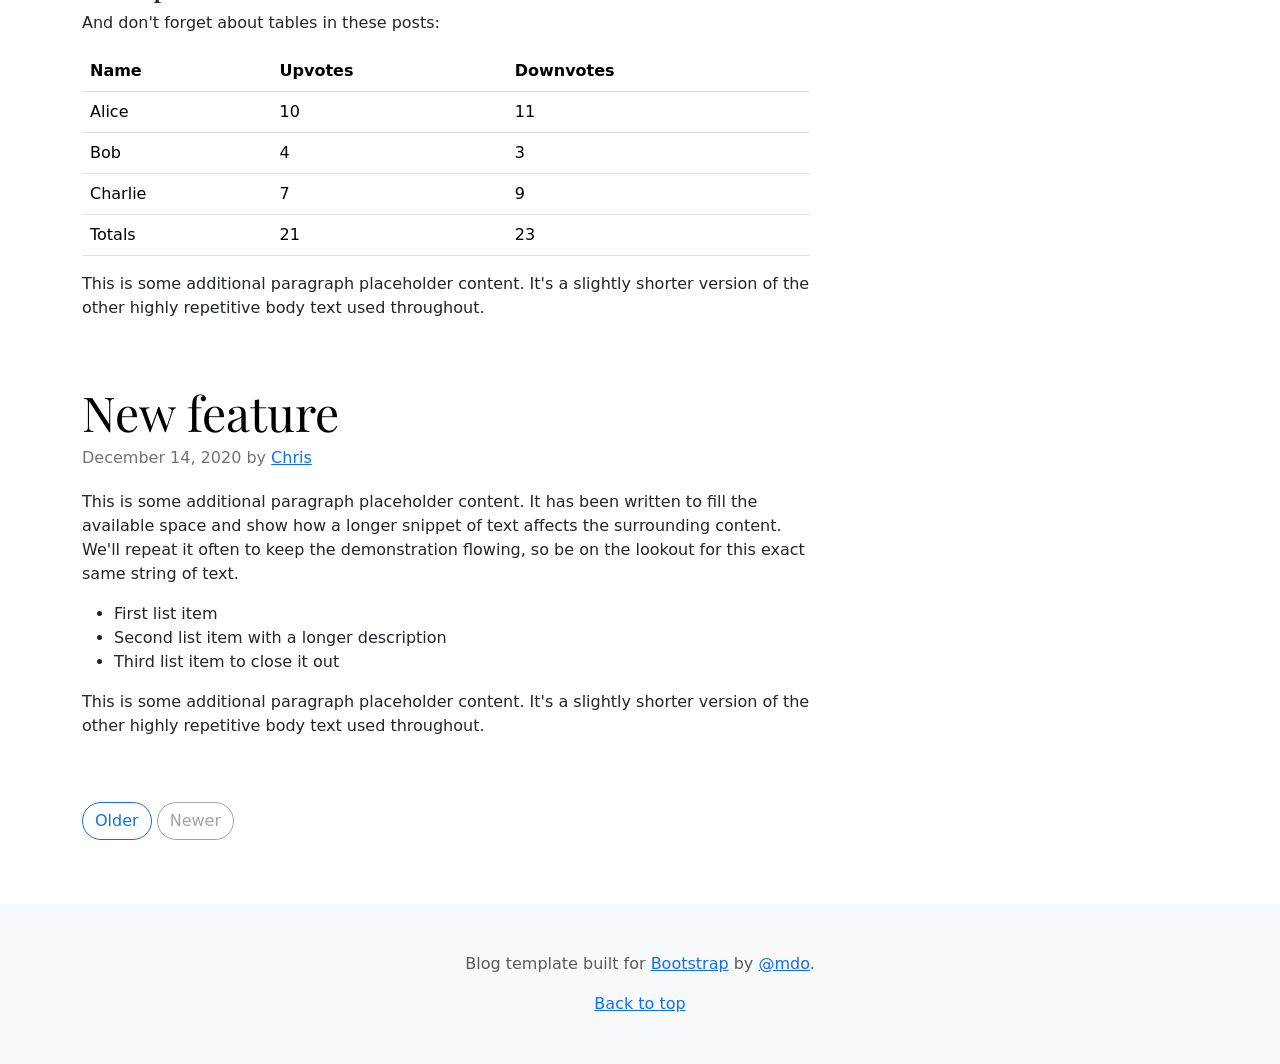
<file: hcj plugins/bootstrap-5.3.8-examples/bootstrap-5.3.8-examples/blog/index.html>
<!doctype html>
<html lang="en" data-bs-theme="auto">
  <head>
    <meta charset="utf-8" />
    <meta name="viewport" content="width=device-width, initial-scale=1" />
    <meta name="description" content="" />
    <meta
      name="author"
      content="Mark Otto, Jacob Thornton, and Bootstrap contributors"
    />
    <meta name="generator" content="Astro v5.13.2" />
    <title>Blog Template · Bootstrap v5.3</title>
    <link
      rel="canonical"
      href="https://getbootstrap.com/docs/5.3/examples/blog/"
    />
    <script src="../assets/js/color-modes.js"></script>
    <link href="../assets/dist/css/bootstrap.min.css" rel="stylesheet" />
    <meta name="theme-color" content="#712cf9" />
    <link
      href="https://fonts.googleapis.com/css?family=Playfair+Display:700,900&display=swap"
      rel="stylesheet"
    />
    <link href="blog.css" rel="stylesheet" />
    <style>
      .bd-placeholder-img {
        font-size: 1.125rem;
        text-anchor: middle;
        -webkit-user-select: none;
        -moz-user-select: none;
        user-select: none;
      }
      @media (min-width: 768px) {
        .bd-placeholder-img-lg {
          font-size: 3.5rem;
        }
      }
      .b-example-divider {
        width: 100%;
        height: 3rem;
        background-color: #0000001a;
        border: solid rgba(0, 0, 0, 0.15);
        border-width: 1px 0;
        box-shadow:
          inset 0 0.5em 1.5em #0000001a,
          inset 0 0.125em 0.5em #00000026;
      }
      .b-example-vr {
        flex-shrink: 0;
        width: 1.5rem;
        height: 100vh;
      }
      .bi {
        vertical-align: -0.125em;
        fill: currentColor;
      }
      .nav-scroller {
        position: relative;
        z-index: 2;
        height: 2.75rem;
        overflow-y: hidden;
      }
      .nav-scroller .nav {
        display: flex;
        flex-wrap: nowrap;
        padding-bottom: 1rem;
        margin-top: -1px;
        overflow-x: auto;
        text-align: center;
        white-space: nowrap;
        -webkit-overflow-scrolling: touch;
      }
      .btn-bd-primary {
        --bd-violet-bg: #712cf9;
        --bd-violet-rgb: 112.520718, 44.062154, 249.437846;
        --bs-btn-font-weight: 600;
        --bs-btn-color: var(--bs-white);
        --bs-btn-bg: var(--bd-violet-bg);
        --bs-btn-border-color: var(--bd-violet-bg);
        --bs-btn-hover-color: var(--bs-white);
        --bs-btn-hover-bg: #6528e0;
        --bs-btn-hover-border-color: #6528e0;
        --bs-btn-focus-shadow-rgb: var(--bd-violet-rgb);
        --bs-btn-active-color: var(--bs-btn-hover-color);
        --bs-btn-active-bg: #5a23c8;
        --bs-btn-active-border-color: #5a23c8;
      }
      .bd-mode-toggle {
        z-index: 1500;
      }
      .bd-mode-toggle .bi {
        width: 1em;
        height: 1em;
      }
      .bd-mode-toggle .dropdown-menu .active .bi {
        display: block !important;
      }
    </style>
  </head>
  <body>
    <svg xmlns="http://www.w3.org/2000/svg" class="d-none">
      <symbol id="check2" viewBox="0 0 16 16">
        <path
          d="M13.854 3.646a.5.5 0 0 1 0 .708l-7 7a.5.5 0 0 1-.708 0l-3.5-3.5a.5.5 0 1 1 .708-.708L6.5 10.293l6.646-6.647a.5.5 0 0 1 .708 0z"
        ></path>
      </symbol>
      <symbol id="circle-half" viewBox="0 0 16 16">
        <path
          d="M8 15A7 7 0 1 0 8 1v14zm0 1A8 8 0 1 1 8 0a8 8 0 0 1 0 16z"
        ></path>
      </symbol>
      <symbol id="moon-stars-fill" viewBox="0 0 16 16">
        <path
          d="M6 .278a.768.768 0 0 1 .08.858 7.208 7.208 0 0 0-.878 3.46c0 4.021 3.278 7.277 7.318 7.277.527 0 1.04-.055 1.533-.16a.787.787 0 0 1 .81.316.733.733 0 0 1-.031.893A8.349 8.349 0 0 1 8.344 16C3.734 16 0 12.286 0 7.71 0 4.266 2.114 1.312 5.124.06A.752.752 0 0 1 6 .278z"
        ></path>
        <path
          d="M10.794 3.148a.217.217 0 0 1 .412 0l.387 1.162c.173.518.579.924 1.097 1.097l1.162.387a.217.217 0 0 1 0 .412l-1.162.387a1.734 1.734 0 0 0-1.097 1.097l-.387 1.162a.217.217 0 0 1-.412 0l-.387-1.162A1.734 1.734 0 0 0 9.31 6.593l-1.162-.387a.217.217 0 0 1 0-.412l1.162-.387a1.734 1.734 0 0 0 1.097-1.097l.387-1.162zM13.863.099a.145.145 0 0 1 .274 0l.258.774c.115.346.386.617.732.732l.774.258a.145.145 0 0 1 0 .274l-.774.258a1.156 1.156 0 0 0-.732.732l-.258.774a.145.145 0 0 1-.274 0l-.258-.774a1.156 1.156 0 0 0-.732-.732l-.774-.258a.145.145 0 0 1 0-.274l.774-.258c.346-.115.617-.386.732-.732L13.863.1z"
        ></path>
      </symbol>
      <symbol id="sun-fill" viewBox="0 0 16 16">
        <path
          d="M8 12a4 4 0 1 0 0-8 4 4 0 0 0 0 8zM8 0a.5.5 0 0 1 .5.5v2a.5.5 0 0 1-1 0v-2A.5.5 0 0 1 8 0zm0 13a.5.5 0 0 1 .5.5v2a.5.5 0 0 1-1 0v-2A.5.5 0 0 1 8 13zm8-5a.5.5 0 0 1-.5.5h-2a.5.5 0 0 1 0-1h2a.5.5 0 0 1 .5.5zM3 8a.5.5 0 0 1-.5.5h-2a.5.5 0 0 1 0-1h2A.5.5 0 0 1 3 8zm10.657-5.657a.5.5 0 0 1 0 .707l-1.414 1.415a.5.5 0 1 1-.707-.708l1.414-1.414a.5.5 0 0 1 .707 0zm-9.193 9.193a.5.5 0 0 1 0 .707L3.05 13.657a.5.5 0 0 1-.707-.707l1.414-1.414a.5.5 0 0 1 .707 0zm9.193 2.121a.5.5 0 0 1-.707 0l-1.414-1.414a.5.5 0 0 1 .707-.707l1.414 1.414a.5.5 0 0 1 0 .707zM4.464 4.465a.5.5 0 0 1-.707 0L2.343 3.05a.5.5 0 1 1 .707-.707l1.414 1.414a.5.5 0 0 1 0 .708z"
        ></path>
      </symbol>
    </svg>
    <div
      class="dropdown position-fixed bottom-0 end-0 mb-3 me-3 bd-mode-toggle"
    >
      <button
        class="btn btn-bd-primary py-2 dropdown-toggle d-flex align-items-center"
        id="bd-theme"
        type="button"
        aria-expanded="false"
        data-bs-toggle="dropdown"
        aria-label="Toggle theme (auto)"
      >
        <svg class="bi my-1 theme-icon-active" aria-hidden="true">
          <use href="#circle-half"></use>
        </svg>
        <span class="visually-hidden" id="bd-theme-text">Toggle theme</span>
      </button>
      <ul
        class="dropdown-menu dropdown-menu-end shadow"
        aria-labelledby="bd-theme-text"
      >
        <li>
          <button
            type="button"
            class="dropdown-item d-flex align-items-center"
            data-bs-theme-value="light"
            aria-pressed="false"
          >
            <svg class="bi me-2 opacity-50" aria-hidden="true">
              <use href="#sun-fill"></use>
            </svg>
            Light
            <svg class="bi ms-auto d-none" aria-hidden="true">
              <use href="#check2"></use>
            </svg>
          </button>
        </li>
        <li>
          <button
            type="button"
            class="dropdown-item d-flex align-items-center"
            data-bs-theme-value="dark"
            aria-pressed="false"
          >
            <svg class="bi me-2 opacity-50" aria-hidden="true">
              <use href="#moon-stars-fill"></use>
            </svg>
            Dark
            <svg class="bi ms-auto d-none" aria-hidden="true">
              <use href="#check2"></use>
            </svg>
          </button>
        </li>
        <li>
          <button
            type="button"
            class="dropdown-item d-flex align-items-center active"
            data-bs-theme-value="auto"
            aria-pressed="true"
          >
            <svg class="bi me-2 opacity-50" aria-hidden="true">
              <use href="#circle-half"></use>
            </svg>
            Auto
            <svg class="bi ms-auto d-none" aria-hidden="true">
              <use href="#check2"></use>
            </svg>
          </button>
        </li>
      </ul>
    </div>
    <svg xmlns="http://www.w3.org/2000/svg" class="d-none">
      <symbol
        id="aperture"
        fill="none"
        stroke="currentColor"
        stroke-linecap="round"
        stroke-linejoin="round"
        stroke-width="2"
        viewBox="0 0 24 24"
      >
        <circle cx="12" cy="12" r="10"></circle>
        <path
          d="M14.31 8l5.74 9.94M9.69 8h11.48M7.38 12l5.74-9.94M9.69 16L3.95 6.06M14.31 16H2.83m13.79-4l-5.74 9.94"
        ></path>
      </symbol>
      <symbol id="cart" viewBox="0 0 16 16">
        <path
          d="M0 1.5A.5.5 0 0 1 .5 1H2a.5.5 0 0 1 .485.379L2.89 3H14.5a.5.5 0 0 1 .49.598l-1 5a.5.5 0 0 1-.465.401l-9.397.472L4.415 11H13a.5.5 0 0 1 0 1H4a.5.5 0 0 1-.491-.408L2.01 3.607 1.61 2H.5a.5.5 0 0 1-.5-.5zM3.102 4l.84 4.479 9.144-.459L13.89 4H3.102zM5 12a2 2 0 1 0 0 4 2 2 0 0 0 0-4zm7 0a2 2 0 1 0 0 4 2 2 0 0 0 0-4zm-7 1a1 1 0 1 1 0 2 1 1 0 0 1 0-2zm7 0a1 1 0 1 1 0 2 1 1 0 0 1 0-2z"
        ></path>
      </symbol>
      <symbol id="chevron-right" viewBox="0 0 16 16">
        <path
          fill-rule="evenodd"
          d="M4.646 1.646a.5.5 0 0 1 .708 0l6 6a.5.5 0 0 1 0 .708l-6 6a.5.5 0 0 1-.708-.708L10.293 8 4.646 2.354a.5.5 0 0 1 0-.708z"
        ></path>
      </symbol>
    </svg>
    <div class="container">
      <header class="border-bottom lh-1 py-3">
        <div class="row flex-nowrap justify-content-between align-items-center">
          <div class="col-4 pt-1">
            <a class="link-secondary" href="#">Subscribe</a>
          </div>
          <div class="col-4 text-center">
            <a
              class="blog-header-logo text-body-emphasis text-decoration-none"
              href="#"
              >Large</a
            >
          </div>
          <div class="col-4 d-flex justify-content-end align-items-center">
            <a class="link-secondary" href="#" aria-label="Search">
              <svg
                xmlns="http://www.w3.org/2000/svg"
                width="20"
                height="20"
                fill="none"
                stroke="currentColor"
                stroke-linecap="round"
                stroke-linejoin="round"
                stroke-width="2"
                class="mx-3"
                role="img"
                viewBox="0 0 24 24"
              >
                <title>Search</title>
                <circle cx="10.5" cy="10.5" r="7.5"></circle>
                <path d="M21 21l-5.2-5.2"></path>
              </svg>
            </a>
            <a class="btn btn-sm btn-outline-secondary" href="#">Sign up</a>
          </div>
        </div>
      </header>
      <div class="nav-scroller py-1 mb-3 border-bottom">
        <nav class="nav nav-underline justify-content-between">
          <a class="nav-item nav-link link-body-emphasis active" href="#"
            >World</a
          >
          <a class="nav-item nav-link link-body-emphasis" href="#">U.S.</a>
          <a class="nav-item nav-link link-body-emphasis" href="#"
            >Technology</a
          >
          <a class="nav-item nav-link link-body-emphasis" href="#">Design</a>
          <a class="nav-item nav-link link-body-emphasis" href="#">Culture</a>
          <a class="nav-item nav-link link-body-emphasis" href="#">Business</a>
          <a class="nav-item nav-link link-body-emphasis" href="#">Politics</a>
          <a class="nav-item nav-link link-body-emphasis" href="#">Opinion</a>
          <a class="nav-item nav-link link-body-emphasis" href="#">Science</a>
          <a class="nav-item nav-link link-body-emphasis" href="#">Health</a>
          <a class="nav-item nav-link link-body-emphasis" href="#">Style</a>
          <a class="nav-item nav-link link-body-emphasis" href="#">Travel</a>
        </nav>
      </div>
    </div>
    <main class="container">
      <div class="p-4 p-md-5 mb-4 rounded text-body-emphasis bg-body-secondary">
        <div class="col-lg-6 px-0">
          <h1 class="display-4 fst-italic">
            Title of a longer featured blog post
          </h1>
          <p class="lead my-3">
            Multiple lines of text that form the lede, informing new readers
            quickly and efficiently about what’s most interesting in this post’s
            contents.
          </p>
          <p class="lead mb-0">
            <a href="#" class="text-body-emphasis fw-bold"
              >Continue reading...</a
            >
          </p>
        </div>
      </div>
      <div class="row mb-2">
        <div class="col-md-6">
          <div
            class="row g-0 border rounded overflow-hidden flex-md-row mb-4 shadow-sm h-md-250 position-relative"
          >
            <div class="col p-4 d-flex flex-column position-static">
              <strong class="d-inline-block mb-2 text-primary-emphasis"
                >World</strong
              >
              <h3 class="mb-0">Featured post</h3>
              <div class="mb-1 text-body-secondary">Nov 12</div>
              <p class="card-text mb-auto">
                This is a wider card with supporting text below as a natural
                lead-in to additional content.
              </p>
              <a
                href="#"
                class="icon-link gap-1 icon-link-hover stretched-link"
              >
                Continue reading
                <svg class="bi" aria-hidden="true">
                  <use xlink:href="#chevron-right"></use>
                </svg>
              </a>
            </div>
            <div class="col-auto d-none d-lg-block">
              <svg
                aria-label="Placeholder: Thumbnail"
                class="bd-placeholder-img"
                height="250"
                preserveAspectRatio="xMidYMid slice"
                role="img"
                width="200"
                xmlns="http://www.w3.org/2000/svg"
              >
                <title>Placeholder</title>
                <rect width="100%" height="100%" fill="#55595c"></rect>
                <text x="50%" y="50%" fill="#eceeef" dy=".3em">Thumbnail</text>
              </svg>
            </div>
          </div>
        </div>
        <div class="col-md-6">
          <div
            class="row g-0 border rounded overflow-hidden flex-md-row mb-4 shadow-sm h-md-250 position-relative"
          >
            <div class="col p-4 d-flex flex-column position-static">
              <strong class="d-inline-block mb-2 text-success-emphasis"
                >Design</strong
              >
              <h3 class="mb-0">Post title</h3>
              <div class="mb-1 text-body-secondary">Nov 11</div>
              <p class="mb-auto">
                This is a wider card with supporting text below as a natural
                lead-in to additional content.
              </p>
              <a
                href="#"
                class="icon-link gap-1 icon-link-hover stretched-link"
              >
                Continue reading
                <svg class="bi" aria-hidden="true">
                  <use xlink:href="#chevron-right"></use>
                </svg>
              </a>
            </div>
            <div class="col-auto d-none d-lg-block">
              <svg
                aria-label="Placeholder: Thumbnail"
                class="bd-placeholder-img"
                height="250"
                preserveAspectRatio="xMidYMid slice"
                role="img"
                width="200"
                xmlns="http://www.w3.org/2000/svg"
              >
                <title>Placeholder</title>
                <rect width="100%" height="100%" fill="#55595c"></rect>
                <text x="50%" y="50%" fill="#eceeef" dy=".3em">Thumbnail</text>
              </svg>
            </div>
          </div>
        </div>
      </div>
      <div class="row g-5">
        <div class="col-md-8">
          <h3 class="pb-4 mb-4 fst-italic border-bottom">From the Firehose</h3>
          <article class="blog-post">
            <h2 class="display-5 link-body-emphasis mb-1">Sample blog post</h2>
            <p class="blog-post-meta">
              January 1, 2021 by <a href="#">Mark</a>
            </p>
            <p>
              This blog post shows a few different types of content that’s
              supported and styled with Bootstrap. Basic typography, lists,
              tables, images, code, and more are all supported as expected.
            </p>
            <hr />
            <p>
              This is some additional paragraph placeholder content. It has been
              written to fill the available space and show how a longer snippet
              of text affects the surrounding content. We'll repeat it often to
              keep the demonstration flowing, so be on the lookout for this
              exact same string of text.
            </p>
            <h2>Blockquotes</h2>
            <p>This is an example blockquote in action:</p>
            <blockquote class="blockquote">
              <p>Quoted text goes here.</p>
            </blockquote>
            <p>
              This is some additional paragraph placeholder content. It has been
              written to fill the available space and show how a longer snippet
              of text affects the surrounding content. We'll repeat it often to
              keep the demonstration flowing, so be on the lookout for this
              exact same string of text.
            </p>
            <h3>Example lists</h3>
            <p>
              This is some additional paragraph placeholder content. It's a
              slightly shorter version of the other highly repetitive body text
              used throughout. This is an example unordered list:
            </p>
            <ul>
              <li>First list item</li>
              <li>Second list item with a longer description</li>
              <li>Third list item to close it out</li>
            </ul>
            <p>And this is an ordered list:</p>
            <ol>
              <li>First list item</li>
              <li>Second list item with a longer description</li>
              <li>Third list item to close it out</li>
            </ol>
            <p>And this is a definition list:</p>
            <dl>
              <dt>HyperText Markup Language (HTML)</dt>
              <dd>
                The language used to describe and define the content of a Web
                page
              </dd>
              <dt>Cascading Style Sheets (CSS)</dt>
              <dd>Used to describe the appearance of Web content</dd>
              <dt>JavaScript (JS)</dt>
              <dd>
                The programming language used to build advanced Web sites and
                applications
              </dd>
            </dl>
            <h2>Inline HTML elements</h2>
            <p>
              HTML defines a long list of available inline tags, a complete list
              of which can be found on the
              <a
                href="https://developer.mozilla.org/en-US/docs/Web/HTML/Element"
                >Mozilla Developer Network</a
              >.
            </p>
            <ul>
              <li>
                <strong>To bold text</strong>, use
                <code class="language-plaintext highlighter-rouge"
                  >&lt;strong&gt;</code
                >.
              </li>
              <li>
                <em>To italicize text</em>, use
                <code class="language-plaintext highlighter-rouge"
                  >&lt;em&gt;</code
                >.
              </li>
              <li>
                Abbreviations, like
                <abbr title="HyperText Markup Language">HTML</abbr> should use
                <code class="language-plaintext highlighter-rouge"
                  >&lt;abbr&gt;</code
                >, with an optional
                <code class="language-plaintext highlighter-rouge">title</code>
                attribute for the full phrase.
              </li>
              <li>
                Citations, like <cite>— Mark Otto</cite>, should use
                <code class="language-plaintext highlighter-rouge"
                  >&lt;cite&gt;</code
                >.
              </li>
              <li>
                <del>Deleted</del> text should use
                <code class="language-plaintext highlighter-rouge"
                  >&lt;del&gt;</code
                >
                and <ins>inserted</ins> text should use
                <code class="language-plaintext highlighter-rouge"
                  >&lt;ins&gt;</code
                >.
              </li>
              <li>
                Superscript <sup>text</sup> uses
                <code class="language-plaintext highlighter-rouge"
                  >&lt;sup&gt;</code
                >
                and subscript <sub>text</sub> uses
                <code class="language-plaintext highlighter-rouge"
                  >&lt;sub&gt;</code
                >.
              </li>
            </ul>
            <p>
              Most of these elements are styled by browsers with few
              modifications on our part.
            </p>
            <h2>Heading</h2>
            <p>
              This is some additional paragraph placeholder content. It has been
              written to fill the available space and show how a longer snippet
              of text affects the surrounding content. We'll repeat it often to
              keep the demonstration flowing, so be on the lookout for this
              exact same string of text.
            </p>
            <h3>Sub-heading</h3>
            <p>
              This is some additional paragraph placeholder content. It has been
              written to fill the available space and show how a longer snippet
              of text affects the surrounding content. We'll repeat it often to
              keep the demonstration flowing, so be on the lookout for this
              exact same string of text.
            </p>
            <pre><code>Example code block</code></pre>
            <p>
              This is some additional paragraph placeholder content. It's a
              slightly shorter version of the other highly repetitive body text
              used throughout.
            </p>
          </article>
          <article class="blog-post">
            <h2 class="display-5 link-body-emphasis mb-1">Another blog post</h2>
            <p class="blog-post-meta">
              December 23, 2020 by <a href="#">Jacob</a>
            </p>
            <p>
              This is some additional paragraph placeholder content. It has been
              written to fill the available space and show how a longer snippet
              of text affects the surrounding content. We'll repeat it often to
              keep the demonstration flowing, so be on the lookout for this
              exact same string of text.
            </p>
            <blockquote>
              <p>
                Longer quote goes here, maybe with some
                <strong>emphasized text</strong> in the middle of it.
              </p>
            </blockquote>
            <p>
              This is some additional paragraph placeholder content. It has been
              written to fill the available space and show how a longer snippet
              of text affects the surrounding content. We'll repeat it often to
              keep the demonstration flowing, so be on the lookout for this
              exact same string of text.
            </p>
            <h3>Example table</h3>
            <p>And don't forget about tables in these posts:</p>
            <table class="table">
              <thead>
                <tr>
                  <th>Name</th>
                  <th>Upvotes</th>
                  <th>Downvotes</th>
                </tr>
              </thead>
              <tbody>
                <tr>
                  <td>Alice</td>
                  <td>10</td>
                  <td>11</td>
                </tr>
                <tr>
                  <td>Bob</td>
                  <td>4</td>
                  <td>3</td>
                </tr>
                <tr>
                  <td>Charlie</td>
                  <td>7</td>
                  <td>9</td>
                </tr>
              </tbody>
              <tfoot>
                <tr>
                  <td>Totals</td>
                  <td>21</td>
                  <td>23</td>
                </tr>
              </tfoot>
            </table>
            <p>
              This is some additional paragraph placeholder content. It's a
              slightly shorter version of the other highly repetitive body text
              used throughout.
            </p>
          </article>
          <article class="blog-post">
            <h2 class="display-5 link-body-emphasis mb-1">New feature</h2>
            <p class="blog-post-meta">
              December 14, 2020 by <a href="#">Chris</a>
            </p>
            <p>
              This is some additional paragraph placeholder content. It has been
              written to fill the available space and show how a longer snippet
              of text affects the surrounding content. We'll repeat it often to
              keep the demonstration flowing, so be on the lookout for this
              exact same string of text.
            </p>
            <ul>
              <li>First list item</li>
              <li>Second list item with a longer description</li>
              <li>Third list item to close it out</li>
            </ul>
            <p>
              This is some additional paragraph placeholder content. It's a
              slightly shorter version of the other highly repetitive body text
              used throughout.
            </p>
          </article>
          <nav class="blog-pagination" aria-label="Pagination">
            <a class="btn btn-outline-primary rounded-pill" href="#">Older</a>
            <a
              class="btn btn-outline-secondary rounded-pill disabled"
              aria-disabled="true"
              >Newer</a
            >
          </nav>
        </div>
        <div class="col-md-4">
          <div class="position-sticky" style="top: 2rem">
            <div class="p-4 mb-3 bg-body-tertiary rounded">
              <h4 class="fst-italic">About</h4>
              <p class="mb-0">
                Customize this section to tell your visitors a little bit about
                your publication, writers, content, or something else entirely.
                Totally up to you.
              </p>
            </div>
            <div>
              <h4 class="fst-italic">Recent posts</h4>
              <ul class="list-unstyled">
                <li>
                  <a
                    class="d-flex flex-column flex-lg-row gap-3 align-items-start align-items-lg-center py-3 link-body-emphasis text-decoration-none border-top"
                    href="#"
                  >
                    <svg
                      aria-hidden="true"
                      class="bd-placeholder-img"
                      height="96"
                      preserveAspectRatio="xMidYMid slice"
                      width="100%"
                      xmlns="http://www.w3.org/2000/svg"
                    >
                      <rect width="100%" height="100%" fill="#777"></rect>
                    </svg>
                    <div class="col-lg-8">
                      <h6 class="mb-0">Example blog post title</h6>
                      <small class="text-body-secondary"
                        >January 15, 2024</small
                      >
                    </div>
                  </a>
                </li>
                <li>
                  <a
                    class="d-flex flex-column flex-lg-row gap-3 align-items-start align-items-lg-center py-3 link-body-emphasis text-decoration-none border-top"
                    href="#"
                  >
                    <svg
                      aria-hidden="true"
                      class="bd-placeholder-img"
                      height="96"
                      preserveAspectRatio="xMidYMid slice"
                      width="100%"
                      xmlns="http://www.w3.org/2000/svg"
                    >
                      <rect width="100%" height="100%" fill="#777"></rect>
                    </svg>
                    <div class="col-lg-8">
                      <h6 class="mb-0">This is another blog post title</h6>
                      <small class="text-body-secondary"
                        >January 14, 2024</small
                      >
                    </div>
                  </a>
                </li>
                <li>
                  <a
                    class="d-flex flex-column flex-lg-row gap-3 align-items-start align-items-lg-center py-3 link-body-emphasis text-decoration-none border-top"
                    href="#"
                  >
                    <svg
                      aria-hidden="true"
                      class="bd-placeholder-img"
                      height="96"
                      preserveAspectRatio="xMidYMid slice"
                      width="100%"
                      xmlns="http://www.w3.org/2000/svg"
                    >
                      <rect width="100%" height="100%" fill="#777"></rect>
                    </svg>
                    <div class="col-lg-8">
                      <h6 class="mb-0">
                        Longer blog post title: This one has multiple lines!
                      </h6>
                      <small class="text-body-secondary"
                        >January 13, 2024</small
                      >
                    </div>
                  </a>
                </li>
              </ul>
            </div>
            <div class="p-4">
              <h4 class="fst-italic">Archives</h4>
              <ol class="list-unstyled mb-0">
                <li><a href="#">March 2021</a></li>
                <li><a href="#">February 2021</a></li>
                <li><a href="#">January 2021</a></li>
                <li><a href="#">December 2020</a></li>
                <li><a href="#">November 2020</a></li>
                <li><a href="#">October 2020</a></li>
                <li><a href="#">September 2020</a></li>
                <li><a href="#">August 2020</a></li>
                <li><a href="#">July 2020</a></li>
                <li><a href="#">June 2020</a></li>
                <li><a href="#">May 2020</a></li>
                <li><a href="#">April 2020</a></li>
              </ol>
            </div>
            <div class="p-4">
              <h4 class="fst-italic">Elsewhere</h4>
              <ol class="list-unstyled">
                <li><a href="#">GitHub</a></li>
                <li><a href="#">Social</a></li>
                <li><a href="#">Facebook</a></li>
              </ol>
            </div>
          </div>
        </div>
      </div>
    </main>
    <footer class="py-5 text-center text-body-secondary bg-body-tertiary">
      <p>
        Blog template built for
        <a href="https://getbootstrap.com/">Bootstrap</a> by
        <a href="https://x.com/mdo">@mdo</a>.
      </p>
      <p class="mb-0"><a href="#">Back to top</a></p>
    </footer>
    <script
      src="../assets/dist/js/bootstrap.bundle.min.js"
      class="astro-vvvwv3sm"
    ></script>
  </body>
</html>
</file>
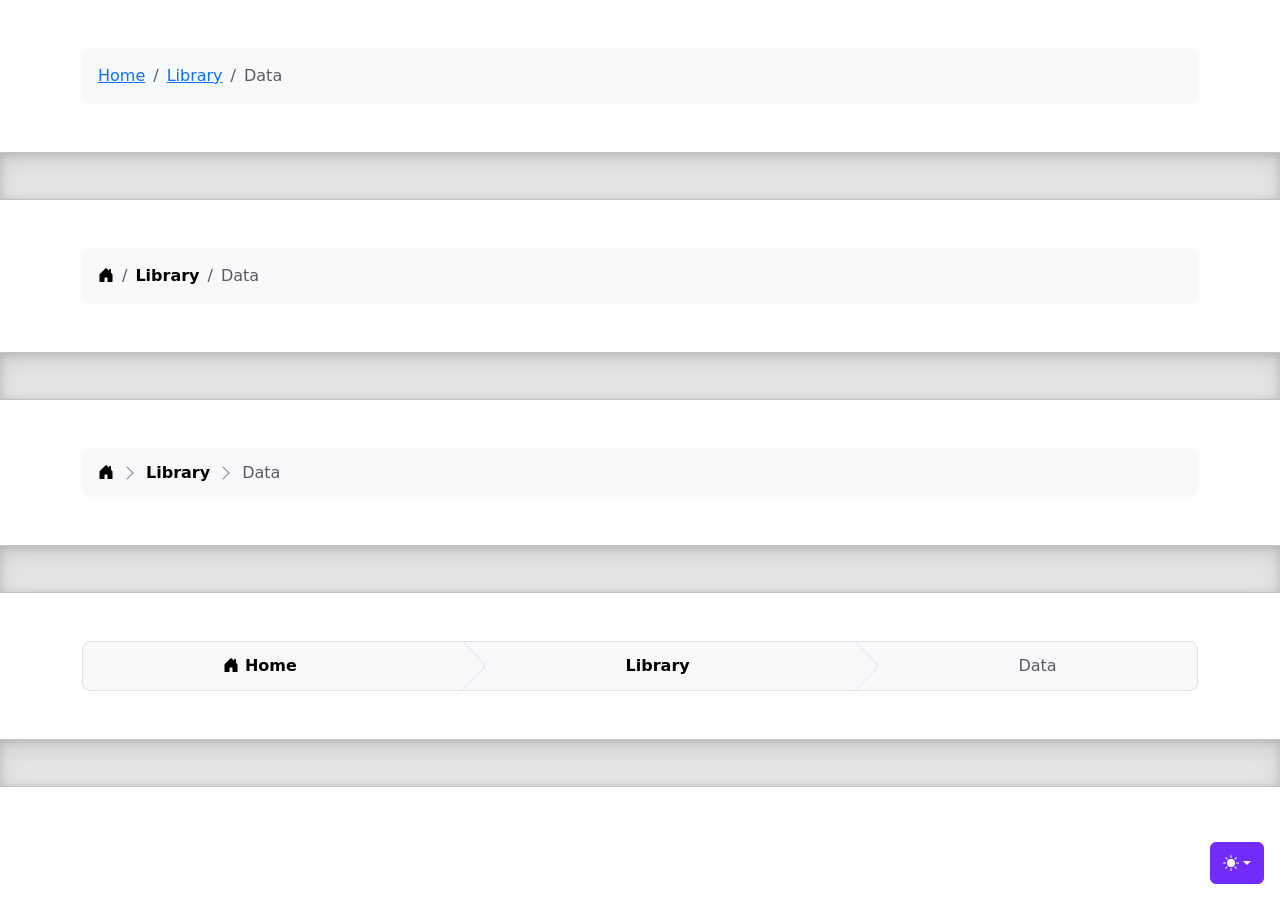
<file: hcj plugins/bootstrap-5.3.8-examples/bootstrap-5.3.8-examples/breadcrumbs/index.html>
<!doctype html>
<html lang="en" data-bs-theme="auto">
  <head>
    <meta charset="utf-8" />
    <meta name="viewport" content="width=device-width, initial-scale=1" />
    <meta name="description" content="" />
    <meta
      name="author"
      content="Mark Otto, Jacob Thornton, and Bootstrap contributors"
    />
    <meta name="generator" content="Astro v5.13.2" />
    <title>Breadcrumbs · Bootstrap v5.3</title>
    <link
      rel="canonical"
      href="https://getbootstrap.com/docs/5.3/examples/breadcrumbs/"
    />
    <script src="../assets/js/color-modes.js"></script>
    <link href="../assets/dist/css/bootstrap.min.css" rel="stylesheet" />
    <meta name="theme-color" content="#712cf9" />
    <link href="breadcrumbs.css" rel="stylesheet" />
    <style>
      .bd-placeholder-img {
        font-size: 1.125rem;
        text-anchor: middle;
        -webkit-user-select: none;
        -moz-user-select: none;
        user-select: none;
      }
      @media (min-width: 768px) {
        .bd-placeholder-img-lg {
          font-size: 3.5rem;
        }
      }
      .b-example-divider {
        width: 100%;
        height: 3rem;
        background-color: #0000001a;
        border: solid rgba(0, 0, 0, 0.15);
        border-width: 1px 0;
        box-shadow:
          inset 0 0.5em 1.5em #0000001a,
          inset 0 0.125em 0.5em #00000026;
      }
      .b-example-vr {
        flex-shrink: 0;
        width: 1.5rem;
        height: 100vh;
      }
      .bi {
        vertical-align: -0.125em;
        fill: currentColor;
      }
      .nav-scroller {
        position: relative;
        z-index: 2;
        height: 2.75rem;
        overflow-y: hidden;
      }
      .nav-scroller .nav {
        display: flex;
        flex-wrap: nowrap;
        padding-bottom: 1rem;
        margin-top: -1px;
        overflow-x: auto;
        text-align: center;
        white-space: nowrap;
        -webkit-overflow-scrolling: touch;
      }
      .btn-bd-primary {
        --bd-violet-bg: #712cf9;
        --bd-violet-rgb: 112.520718, 44.062154, 249.437846;
        --bs-btn-font-weight: 600;
        --bs-btn-color: var(--bs-white);
        --bs-btn-bg: var(--bd-violet-bg);
        --bs-btn-border-color: var(--bd-violet-bg);
        --bs-btn-hover-color: var(--bs-white);
        --bs-btn-hover-bg: #6528e0;
        --bs-btn-hover-border-color: #6528e0;
        --bs-btn-focus-shadow-rgb: var(--bd-violet-rgb);
        --bs-btn-active-color: var(--bs-btn-hover-color);
        --bs-btn-active-bg: #5a23c8;
        --bs-btn-active-border-color: #5a23c8;
      }
      .bd-mode-toggle {
        z-index: 1500;
      }
      .bd-mode-toggle .bi {
        width: 1em;
        height: 1em;
      }
      .bd-mode-toggle .dropdown-menu .active .bi {
        display: block !important;
      }
    </style>
  </head>
  <body>
    <svg xmlns="http://www.w3.org/2000/svg" class="d-none">
      <symbol id="check2" viewBox="0 0 16 16">
        <path
          d="M13.854 3.646a.5.5 0 0 1 0 .708l-7 7a.5.5 0 0 1-.708 0l-3.5-3.5a.5.5 0 1 1 .708-.708L6.5 10.293l6.646-6.647a.5.5 0 0 1 .708 0z"
        ></path>
      </symbol>
      <symbol id="circle-half" viewBox="0 0 16 16">
        <path
          d="M8 15A7 7 0 1 0 8 1v14zm0 1A8 8 0 1 1 8 0a8 8 0 0 1 0 16z"
        ></path>
      </symbol>
      <symbol id="moon-stars-fill" viewBox="0 0 16 16">
        <path
          d="M6 .278a.768.768 0 0 1 .08.858 7.208 7.208 0 0 0-.878 3.46c0 4.021 3.278 7.277 7.318 7.277.527 0 1.04-.055 1.533-.16a.787.787 0 0 1 .81.316.733.733 0 0 1-.031.893A8.349 8.349 0 0 1 8.344 16C3.734 16 0 12.286 0 7.71 0 4.266 2.114 1.312 5.124.06A.752.752 0 0 1 6 .278z"
        ></path>
        <path
          d="M10.794 3.148a.217.217 0 0 1 .412 0l.387 1.162c.173.518.579.924 1.097 1.097l1.162.387a.217.217 0 0 1 0 .412l-1.162.387a1.734 1.734 0 0 0-1.097 1.097l-.387 1.162a.217.217 0 0 1-.412 0l-.387-1.162A1.734 1.734 0 0 0 9.31 6.593l-1.162-.387a.217.217 0 0 1 0-.412l1.162-.387a1.734 1.734 0 0 0 1.097-1.097l.387-1.162zM13.863.099a.145.145 0 0 1 .274 0l.258.774c.115.346.386.617.732.732l.774.258a.145.145 0 0 1 0 .274l-.774.258a1.156 1.156 0 0 0-.732.732l-.258.774a.145.145 0 0 1-.274 0l-.258-.774a1.156 1.156 0 0 0-.732-.732l-.774-.258a.145.145 0 0 1 0-.274l.774-.258c.346-.115.617-.386.732-.732L13.863.1z"
        ></path>
      </symbol>
      <symbol id="sun-fill" viewBox="0 0 16 16">
        <path
          d="M8 12a4 4 0 1 0 0-8 4 4 0 0 0 0 8zM8 0a.5.5 0 0 1 .5.5v2a.5.5 0 0 1-1 0v-2A.5.5 0 0 1 8 0zm0 13a.5.5 0 0 1 .5.5v2a.5.5 0 0 1-1 0v-2A.5.5 0 0 1 8 13zm8-5a.5.5 0 0 1-.5.5h-2a.5.5 0 0 1 0-1h2a.5.5 0 0 1 .5.5zM3 8a.5.5 0 0 1-.5.5h-2a.5.5 0 0 1 0-1h2A.5.5 0 0 1 3 8zm10.657-5.657a.5.5 0 0 1 0 .707l-1.414 1.415a.5.5 0 1 1-.707-.708l1.414-1.414a.5.5 0 0 1 .707 0zm-9.193 9.193a.5.5 0 0 1 0 .707L3.05 13.657a.5.5 0 0 1-.707-.707l1.414-1.414a.5.5 0 0 1 .707 0zm9.193 2.121a.5.5 0 0 1-.707 0l-1.414-1.414a.5.5 0 0 1 .707-.707l1.414 1.414a.5.5 0 0 1 0 .707zM4.464 4.465a.5.5 0 0 1-.707 0L2.343 3.05a.5.5 0 1 1 .707-.707l1.414 1.414a.5.5 0 0 1 0 .708z"
        ></path>
      </symbol>
    </svg>
    <div
      class="dropdown position-fixed bottom-0 end-0 mb-3 me-3 bd-mode-toggle"
    >
      <button
        class="btn btn-bd-primary py-2 dropdown-toggle d-flex align-items-center"
        id="bd-theme"
        type="button"
        aria-expanded="false"
        data-bs-toggle="dropdown"
        aria-label="Toggle theme (auto)"
      >
        <svg class="bi my-1 theme-icon-active" aria-hidden="true">
          <use href="#circle-half"></use>
        </svg>
        <span class="visually-hidden" id="bd-theme-text">Toggle theme</span>
      </button>
      <ul
        class="dropdown-menu dropdown-menu-end shadow"
        aria-labelledby="bd-theme-text"
      >
        <li>
          <button
            type="button"
            class="dropdown-item d-flex align-items-center"
            data-bs-theme-value="light"
            aria-pressed="false"
          >
            <svg class="bi me-2 opacity-50" aria-hidden="true">
              <use href="#sun-fill"></use>
            </svg>
            Light
            <svg class="bi ms-auto d-none" aria-hidden="true">
              <use href="#check2"></use>
            </svg>
          </button>
        </li>
        <li>
          <button
            type="button"
            class="dropdown-item d-flex align-items-center"
            data-bs-theme-value="dark"
            aria-pressed="false"
          >
            <svg class="bi me-2 opacity-50" aria-hidden="true">
              <use href="#moon-stars-fill"></use>
            </svg>
            Dark
            <svg class="bi ms-auto d-none" aria-hidden="true">
              <use href="#check2"></use>
            </svg>
          </button>
        </li>
        <li>
          <button
            type="button"
            class="dropdown-item d-flex align-items-center active"
            data-bs-theme-value="auto"
            aria-pressed="true"
          >
            <svg class="bi me-2 opacity-50" aria-hidden="true">
              <use href="#circle-half"></use>
            </svg>
            Auto
            <svg class="bi ms-auto d-none" aria-hidden="true">
              <use href="#check2"></use>
            </svg>
          </button>
        </li>
      </ul>
    </div>
    <svg xmlns="http://www.w3.org/2000/svg" class="d-none">
      <symbol id="house-door-fill" viewBox="0 0 16 16">
        <path
          d="M6.5 14.5v-3.505c0-.245.25-.495.5-.495h2c.25 0 .5.25.5.5v3.5a.5.5 0 0 0 .5.5h4a.5.5 0 0 0 .5-.5v-7a.5.5 0 0 0-.146-.354L13 5.793V2.5a.5.5 0 0 0-.5-.5h-1a.5.5 0 0 0-.5.5v1.293L8.354 1.146a.5.5 0 0 0-.708 0l-6 6A.5.5 0 0 0 1.5 7.5v7a.5.5 0 0 0 .5.5h4a.5.5 0 0 0 .5-.5z"
        ></path>
      </symbol>
    </svg>
    <div class="container my-5">
      <nav aria-label="breadcrumb">
        <ol class="breadcrumb p-3 bg-body-tertiary rounded-3">
          <li class="breadcrumb-item"><a href="#">Home</a></li>
          <li class="breadcrumb-item"><a href="#">Library</a></li>
          <li class="breadcrumb-item active" aria-current="page">Data</li>
        </ol>
      </nav>
    </div>
    <div class="b-example-divider"></div>
    <div class="container my-5">
      <nav aria-label="breadcrumb">
        <ol class="breadcrumb p-3 bg-body-tertiary rounded-3">
          <li class="breadcrumb-item">
            <a class="link-body-emphasis" href="#">
              <svg class="bi" width="16" height="16" aria-hidden="true">
                <use xlink:href="#house-door-fill"></use>
              </svg>
              <span class="visually-hidden">Home</span>
            </a>
          </li>
          <li class="breadcrumb-item">
            <a
              class="link-body-emphasis fw-semibold text-decoration-none"
              href="#"
              >Library</a
            >
          </li>
          <li class="breadcrumb-item active" aria-current="page">Data</li>
        </ol>
      </nav>
    </div>
    <div class="b-example-divider"></div>
    <div class="container my-5">
      <nav aria-label="breadcrumb">
        <ol
          class="breadcrumb breadcrumb-chevron p-3 bg-body-tertiary rounded-3"
        >
          <li class="breadcrumb-item">
            <a class="link-body-emphasis" href="#">
              <svg class="bi" width="16" height="16" aria-hidden="true">
                <use xlink:href="#house-door-fill"></use>
              </svg>
              <span class="visually-hidden">Home</span>
            </a>
          </li>
          <li class="breadcrumb-item">
            <a
              class="link-body-emphasis fw-semibold text-decoration-none"
              href="#"
              >Library</a
            >
          </li>
          <li class="breadcrumb-item active" aria-current="page">Data</li>
        </ol>
      </nav>
    </div>
    <div class="b-example-divider"></div>
    <div class="container my-5">
      <nav aria-label="breadcrumb">
        <ol
          class="breadcrumb breadcrumb-custom overflow-hidden text-center bg-body-tertiary border rounded-3"
        >
          <li class="breadcrumb-item">
            <a
              class="link-body-emphasis fw-semibold text-decoration-none"
              href="#"
            >
              <svg class="bi" width="16" height="16" aria-hidden="true">
                <use xlink:href="#house-door-fill"></use>
              </svg>
              Home
            </a>
          </li>
          <li class="breadcrumb-item">
            <a
              class="link-body-emphasis fw-semibold text-decoration-none"
              href="#"
              >Library</a
            >
          </li>
          <li class="breadcrumb-item active" aria-current="page">Data</li>
        </ol>
      </nav>
    </div>
    <div class="b-example-divider"></div>
    <script
      src="../assets/dist/js/bootstrap.bundle.min.js"
      class="astro-vvvwv3sm"
    ></script>
  </body>
</html>
</file>
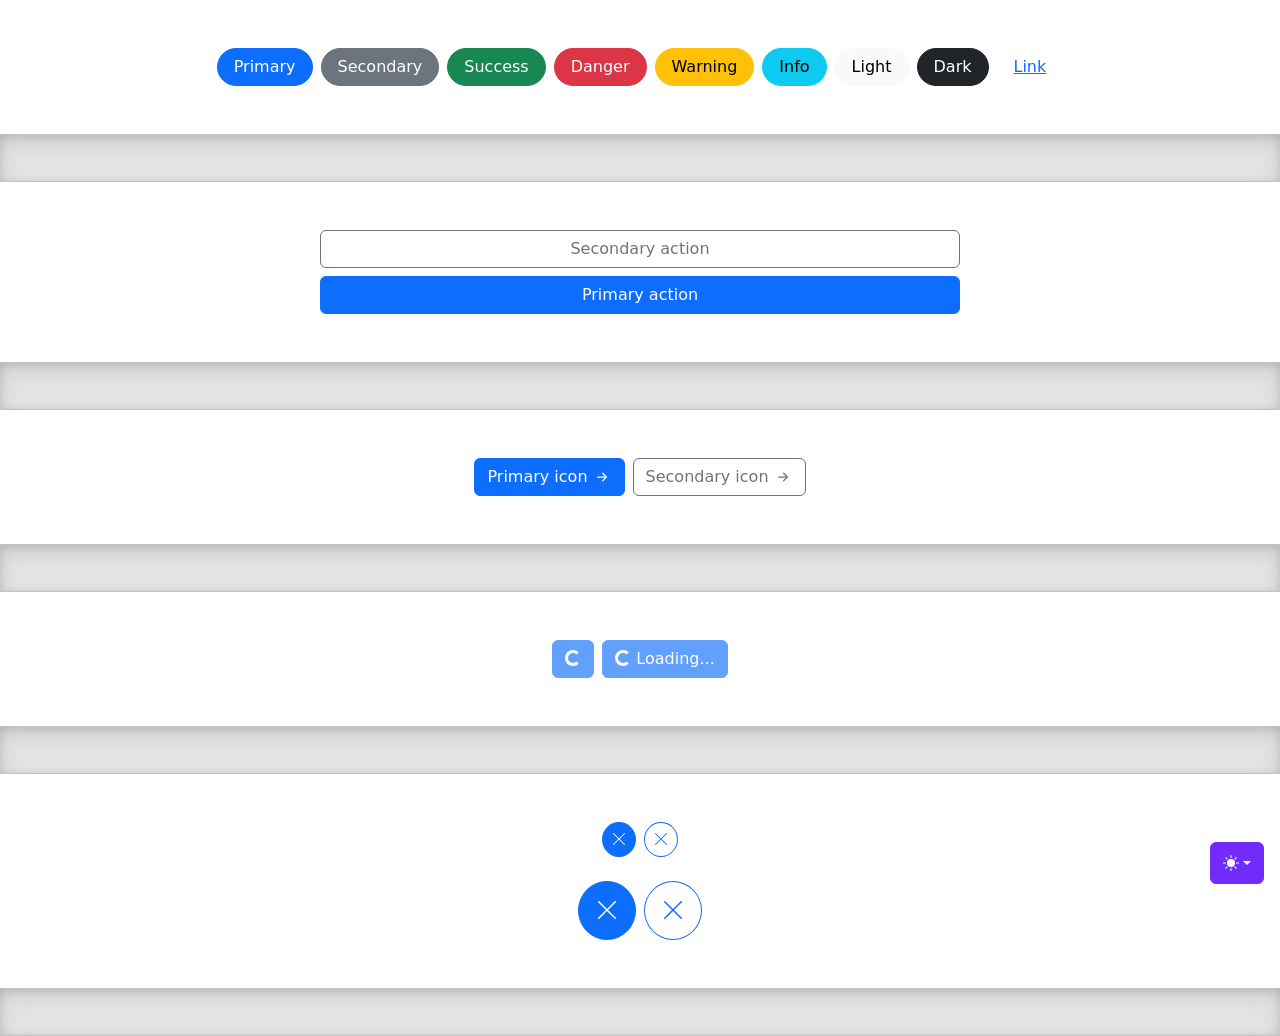
<file: hcj plugins/bootstrap-5.3.8-examples/bootstrap-5.3.8-examples/buttons/index.html>
<!doctype html>
<html lang="en" data-bs-theme="auto">
  <head>
    <meta charset="utf-8" />
    <meta name="viewport" content="width=device-width, initial-scale=1" />
    <meta name="description" content="" />
    <meta
      name="author"
      content="Mark Otto, Jacob Thornton, and Bootstrap contributors"
    />
    <meta name="generator" content="Astro v5.13.2" />
    <title>Buttons · Bootstrap v5.3</title>
    <link
      rel="canonical"
      href="https://getbootstrap.com/docs/5.3/examples/buttons/"
    />
    <script src="../assets/js/color-modes.js"></script>
    <link href="../assets/dist/css/bootstrap.min.css" rel="stylesheet" />
    <meta name="theme-color" content="#712cf9" />
    <style>
      .bd-placeholder-img {
        font-size: 1.125rem;
        text-anchor: middle;
        -webkit-user-select: none;
        -moz-user-select: none;
        user-select: none;
      }
      @media (min-width: 768px) {
        .bd-placeholder-img-lg {
          font-size: 3.5rem;
        }
      }
      .b-example-divider {
        width: 100%;
        height: 3rem;
        background-color: #0000001a;
        border: solid rgba(0, 0, 0, 0.15);
        border-width: 1px 0;
        box-shadow:
          inset 0 0.5em 1.5em #0000001a,
          inset 0 0.125em 0.5em #00000026;
      }
      .b-example-vr {
        flex-shrink: 0;
        width: 1.5rem;
        height: 100vh;
      }
      .bi {
        vertical-align: -0.125em;
        fill: currentColor;
      }
      .nav-scroller {
        position: relative;
        z-index: 2;
        height: 2.75rem;
        overflow-y: hidden;
      }
      .nav-scroller .nav {
        display: flex;
        flex-wrap: nowrap;
        padding-bottom: 1rem;
        margin-top: -1px;
        overflow-x: auto;
        text-align: center;
        white-space: nowrap;
        -webkit-overflow-scrolling: touch;
      }
      .btn-bd-primary {
        --bd-violet-bg: #712cf9;
        --bd-violet-rgb: 112.520718, 44.062154, 249.437846;
        --bs-btn-font-weight: 600;
        --bs-btn-color: var(--bs-white);
        --bs-btn-bg: var(--bd-violet-bg);
        --bs-btn-border-color: var(--bd-violet-bg);
        --bs-btn-hover-color: var(--bs-white);
        --bs-btn-hover-bg: #6528e0;
        --bs-btn-hover-border-color: #6528e0;
        --bs-btn-focus-shadow-rgb: var(--bd-violet-rgb);
        --bs-btn-active-color: var(--bs-btn-hover-color);
        --bs-btn-active-bg: #5a23c8;
        --bs-btn-active-border-color: #5a23c8;
      }
      .bd-mode-toggle {
        z-index: 1500;
      }
      .bd-mode-toggle .bi {
        width: 1em;
        height: 1em;
      }
      .bd-mode-toggle .dropdown-menu .active .bi {
        display: block !important;
      }
    </style>
  </head>
  <body>
    <svg xmlns="http://www.w3.org/2000/svg" class="d-none">
      <symbol id="check2" viewBox="0 0 16 16">
        <path
          d="M13.854 3.646a.5.5 0 0 1 0 .708l-7 7a.5.5 0 0 1-.708 0l-3.5-3.5a.5.5 0 1 1 .708-.708L6.5 10.293l6.646-6.647a.5.5 0 0 1 .708 0z"
        ></path>
      </symbol>
      <symbol id="circle-half" viewBox="0 0 16 16">
        <path
          d="M8 15A7 7 0 1 0 8 1v14zm0 1A8 8 0 1 1 8 0a8 8 0 0 1 0 16z"
        ></path>
      </symbol>
      <symbol id="moon-stars-fill" viewBox="0 0 16 16">
        <path
          d="M6 .278a.768.768 0 0 1 .08.858 7.208 7.208 0 0 0-.878 3.46c0 4.021 3.278 7.277 7.318 7.277.527 0 1.04-.055 1.533-.16a.787.787 0 0 1 .81.316.733.733 0 0 1-.031.893A8.349 8.349 0 0 1 8.344 16C3.734 16 0 12.286 0 7.71 0 4.266 2.114 1.312 5.124.06A.752.752 0 0 1 6 .278z"
        ></path>
        <path
          d="M10.794 3.148a.217.217 0 0 1 .412 0l.387 1.162c.173.518.579.924 1.097 1.097l1.162.387a.217.217 0 0 1 0 .412l-1.162.387a1.734 1.734 0 0 0-1.097 1.097l-.387 1.162a.217.217 0 0 1-.412 0l-.387-1.162A1.734 1.734 0 0 0 9.31 6.593l-1.162-.387a.217.217 0 0 1 0-.412l1.162-.387a1.734 1.734 0 0 0 1.097-1.097l.387-1.162zM13.863.099a.145.145 0 0 1 .274 0l.258.774c.115.346.386.617.732.732l.774.258a.145.145 0 0 1 0 .274l-.774.258a1.156 1.156 0 0 0-.732.732l-.258.774a.145.145 0 0 1-.274 0l-.258-.774a1.156 1.156 0 0 0-.732-.732l-.774-.258a.145.145 0 0 1 0-.274l.774-.258c.346-.115.617-.386.732-.732L13.863.1z"
        ></path>
      </symbol>
      <symbol id="sun-fill" viewBox="0 0 16 16">
        <path
          d="M8 12a4 4 0 1 0 0-8 4 4 0 0 0 0 8zM8 0a.5.5 0 0 1 .5.5v2a.5.5 0 0 1-1 0v-2A.5.5 0 0 1 8 0zm0 13a.5.5 0 0 1 .5.5v2a.5.5 0 0 1-1 0v-2A.5.5 0 0 1 8 13zm8-5a.5.5 0 0 1-.5.5h-2a.5.5 0 0 1 0-1h2a.5.5 0 0 1 .5.5zM3 8a.5.5 0 0 1-.5.5h-2a.5.5 0 0 1 0-1h2A.5.5 0 0 1 3 8zm10.657-5.657a.5.5 0 0 1 0 .707l-1.414 1.415a.5.5 0 1 1-.707-.708l1.414-1.414a.5.5 0 0 1 .707 0zm-9.193 9.193a.5.5 0 0 1 0 .707L3.05 13.657a.5.5 0 0 1-.707-.707l1.414-1.414a.5.5 0 0 1 .707 0zm9.193 2.121a.5.5 0 0 1-.707 0l-1.414-1.414a.5.5 0 0 1 .707-.707l1.414 1.414a.5.5 0 0 1 0 .707zM4.464 4.465a.5.5 0 0 1-.707 0L2.343 3.05a.5.5 0 1 1 .707-.707l1.414 1.414a.5.5 0 0 1 0 .708z"
        ></path>
      </symbol>
    </svg>
    <div
      class="dropdown position-fixed bottom-0 end-0 mb-3 me-3 bd-mode-toggle"
    >
      <button
        class="btn btn-bd-primary py-2 dropdown-toggle d-flex align-items-center"
        id="bd-theme"
        type="button"
        aria-expanded="false"
        data-bs-toggle="dropdown"
        aria-label="Toggle theme (auto)"
      >
        <svg class="bi my-1 theme-icon-active" aria-hidden="true">
          <use href="#circle-half"></use>
        </svg>
        <span class="visually-hidden" id="bd-theme-text">Toggle theme</span>
      </button>
      <ul
        class="dropdown-menu dropdown-menu-end shadow"
        aria-labelledby="bd-theme-text"
      >
        <li>
          <button
            type="button"
            class="dropdown-item d-flex align-items-center"
            data-bs-theme-value="light"
            aria-pressed="false"
          >
            <svg class="bi me-2 opacity-50" aria-hidden="true">
              <use href="#sun-fill"></use>
            </svg>
            Light
            <svg class="bi ms-auto d-none" aria-hidden="true">
              <use href="#check2"></use>
            </svg>
          </button>
        </li>
        <li>
          <button
            type="button"
            class="dropdown-item d-flex align-items-center"
            data-bs-theme-value="dark"
            aria-pressed="false"
          >
            <svg class="bi me-2 opacity-50" aria-hidden="true">
              <use href="#moon-stars-fill"></use>
            </svg>
            Dark
            <svg class="bi ms-auto d-none" aria-hidden="true">
              <use href="#check2"></use>
            </svg>
          </button>
        </li>
        <li>
          <button
            type="button"
            class="dropdown-item d-flex align-items-center active"
            data-bs-theme-value="auto"
            aria-pressed="true"
          >
            <svg class="bi me-2 opacity-50" aria-hidden="true">
              <use href="#circle-half"></use>
            </svg>
            Auto
            <svg class="bi ms-auto d-none" aria-hidden="true">
              <use href="#check2"></use>
            </svg>
          </button>
        </li>
      </ul>
    </div>
    <svg xmlns="http://www.w3.org/2000/svg" class="d-none">
      <symbol id="arrow-right-short" viewBox="0 0 16 16">
        <path
          fill-rule="evenodd"
          d="M4 8a.5.5 0 0 1 .5-.5h5.793L8.146 5.354a.5.5 0 1 1 .708-.708l3 3a.5.5 0 0 1 0 .708l-3 3a.5.5 0 0 1-.708-.708L10.293 8.5H4.5A.5.5 0 0 1 4 8z"
        ></path>
      </symbol>
      <symbol id="x-lg" viewBox="0 0 16 16">
        <path
          fill-rule="evenodd"
          d="M13.854 2.146a.5.5 0 0 1 0 .708l-11 11a.5.5 0 0 1-.708-.708l11-11a.5.5 0 0 1 .708 0Z"
        ></path>
        <path
          fill-rule="evenodd"
          d="M2.146 2.146a.5.5 0 0 0 0 .708l11 11a.5.5 0 0 0 .708-.708l-11-11a.5.5 0 0 0-.708 0Z"
        ></path>
      </symbol>
    </svg>
    <div class="d-flex gap-2 justify-content-center py-5">
      <button class="btn btn-primary rounded-pill px-3" type="button">
        Primary
      </button>
      <button class="btn btn-secondary rounded-pill px-3" type="button">
        Secondary
      </button>
      <button class="btn btn-success rounded-pill px-3" type="button">
        Success
      </button>
      <button class="btn btn-danger rounded-pill px-3" type="button">
        Danger
      </button>
      <button class="btn btn-warning rounded-pill px-3" type="button">
        Warning
      </button>
      <button class="btn btn-info rounded-pill px-3" type="button">Info</button>
      <button class="btn btn-light rounded-pill px-3" type="button">
        Light
      </button>
      <button class="btn btn-dark rounded-pill px-3" type="button">Dark</button>
      <button class="btn btn-link rounded-pill px-3" type="button">Link</button>
    </div>
    <div class="b-example-divider"></div>
    <div class="col-lg-6 col-xxl-4 my-5 mx-auto">
      <div class="d-grid gap-2">
        <button class="btn btn-outline-secondary" type="button">
          Secondary action
        </button>
        <button class="btn btn-primary" type="button">Primary action</button>
      </div>
    </div>
    <div class="b-example-divider"></div>
    <div class="d-flex gap-2 justify-content-center py-5">
      <button
        class="btn btn-primary d-inline-flex align-items-center"
        type="button"
      >
        Primary icon
        <svg class="bi ms-1" width="20" height="20" aria-hidden="true">
          <use xlink:href="#arrow-right-short"></use>
        </svg>
      </button>
      <button
        class="btn btn-outline-secondary d-inline-flex align-items-center"
        type="button"
      >
        Secondary icon
        <svg class="bi ms-1" width="20" height="20" aria-hidden="true">
          <use xlink:href="#arrow-right-short"></use>
        </svg>
      </button>
    </div>
    <div class="b-example-divider"></div>
    <div class="d-flex gap-2 justify-content-center py-5">
      <button class="btn btn-primary" type="button" disabled>
        <span
          class="spinner-border spinner-border-sm"
          aria-hidden="true"
        ></span>
        <span class="visually-hidden" role="status">Loading...</span>
      </button>
      <button class="btn btn-primary" type="button" disabled>
        <span
          class="spinner-border spinner-border-sm"
          aria-hidden="true"
        ></span>
        <span role="status">Loading...</span>
      </button>
    </div>
    <div class="b-example-divider"></div>
    <div class="d-flex gap-2 justify-content-center pt-5 pb-4">
      <button class="btn btn-primary rounded-circle p-2 lh-1" type="button">
        <svg class="bi" width="16" height="16" aria-hidden="true">
          <use xlink:href="#x-lg"></use>
        </svg>
        <span class="visually-hidden">Dismiss</span>
      </button>
      <button
        class="btn btn-outline-primary rounded-circle p-2 lh-1"
        type="button"
      >
        <svg class="bi" width="16" height="16" aria-hidden="true">
          <use xlink:href="#x-lg"></use>
        </svg>
        <span class="visually-hidden">Dismiss</span>
      </button>
    </div>
    <div class="d-flex gap-2 justify-content-center pb-5">
      <button class="btn btn-primary rounded-circle p-3 lh-1" type="button">
        <svg class="bi" width="24" height="24" aria-hidden="true">
          <use xlink:href="#x-lg"></use>
        </svg>
        <span class="visually-hidden">Dismiss</span>
      </button>
      <button
        class="btn btn-outline-primary rounded-circle p-3 lh-1"
        type="button"
      >
        <svg class="bi" width="24" height="24" aria-hidden="true">
          <use xlink:href="#x-lg"></use>
        </svg>
        <span class="visually-hidden">Dismiss</span>
      </button>
    </div>
    <div class="b-example-divider"></div>
    <script
      src="../assets/dist/js/bootstrap.bundle.min.js"
      class="astro-vvvwv3sm"
    ></script>
  </body>
</html>
</file>
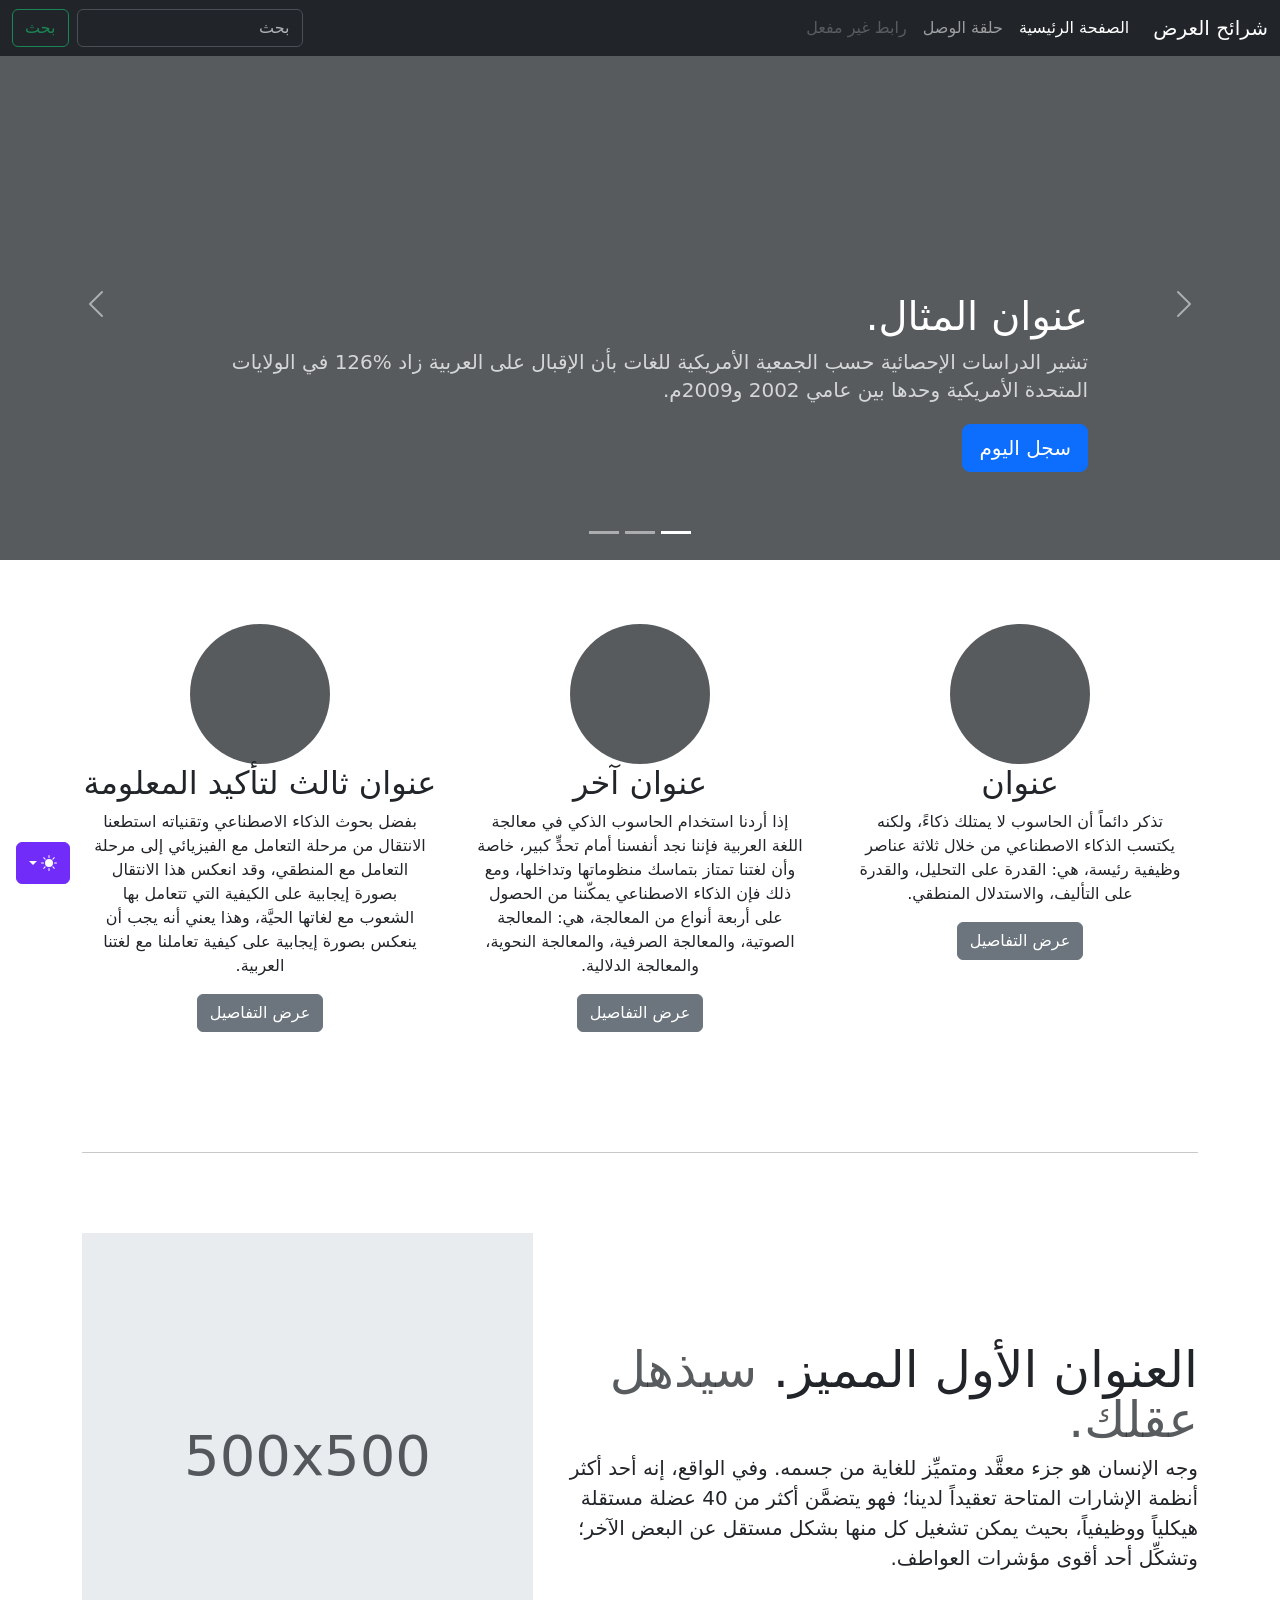
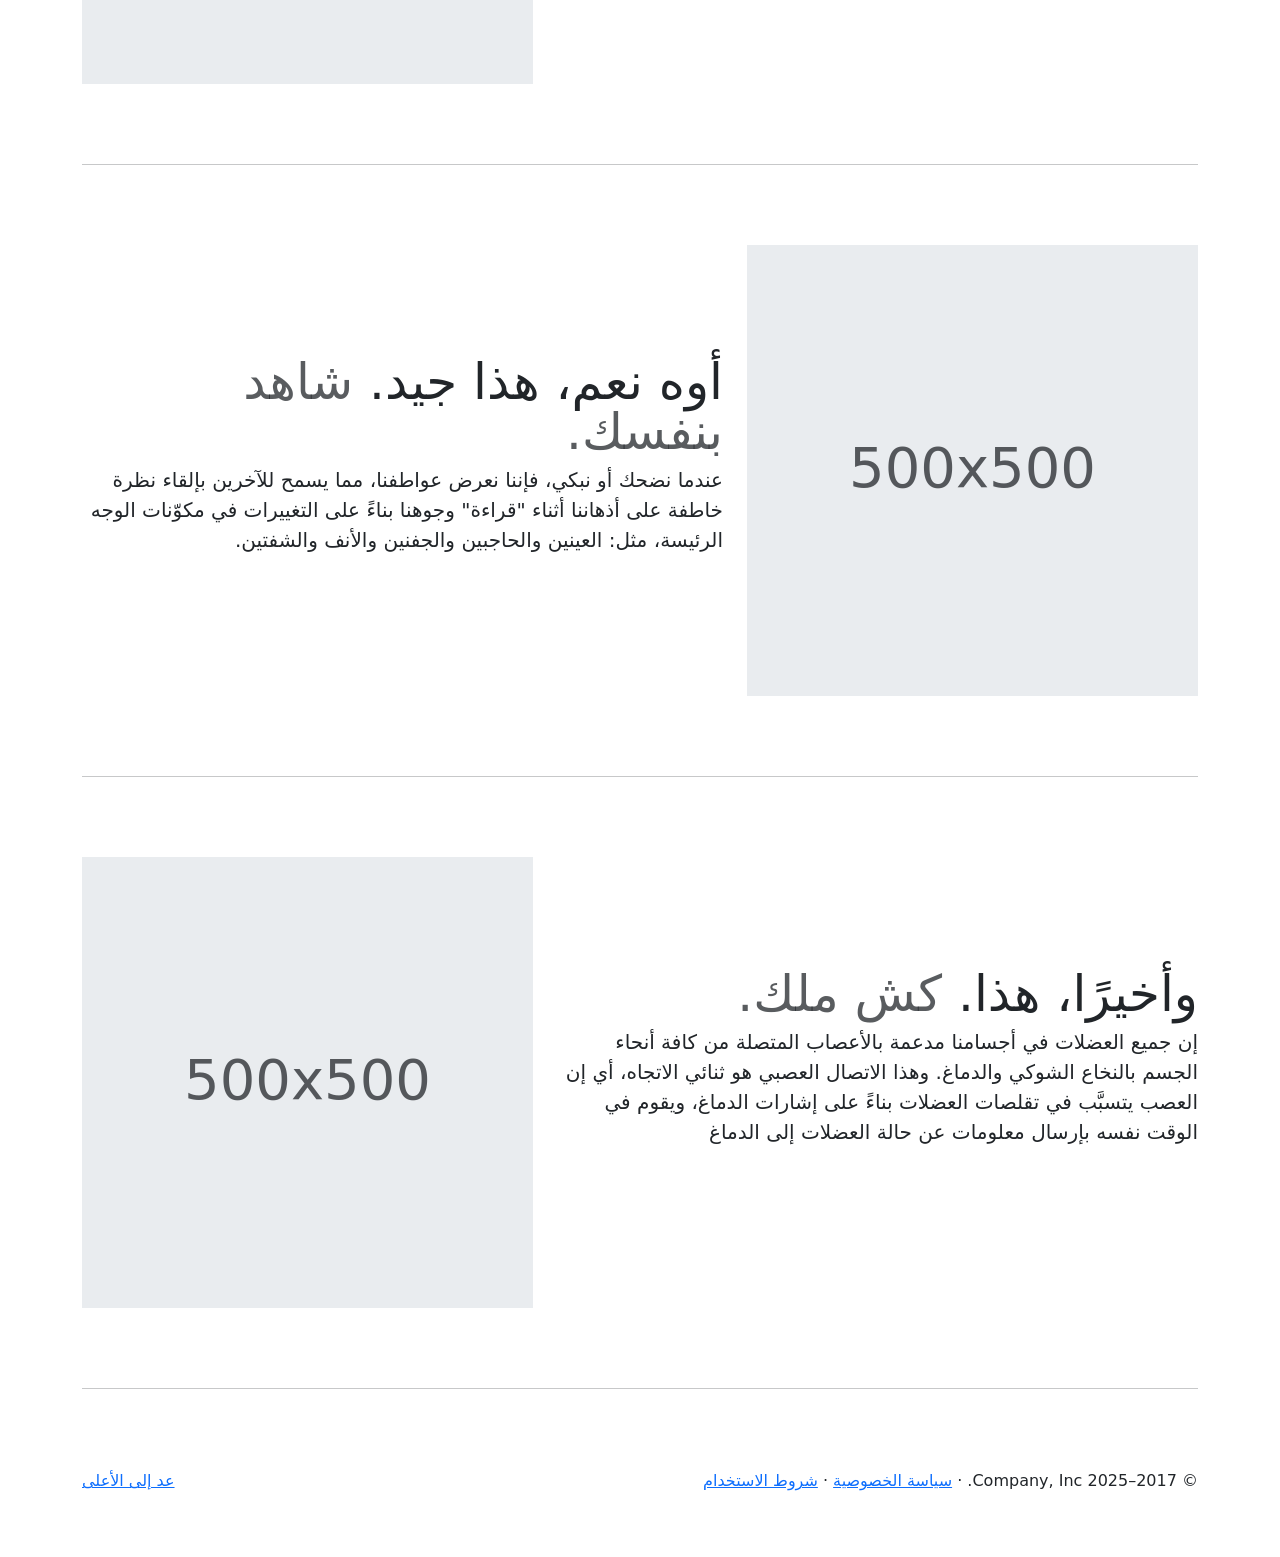
<file: hcj plugins/bootstrap-5.3.8-examples/bootstrap-5.3.8-examples/carousel-rtl/index.html>
<!doctype html>
<html lang="ar" dir="rtl" data-bs-theme="auto">
  <head>
    <meta charset="utf-8" />
    <meta name="viewport" content="width=device-width, initial-scale=1" />
    <meta name="description" content="" />
    <meta
      name="author"
      content="Mark Otto, Jacob Thornton, and Bootstrap contributors"
    />
    <meta name="generator" content="Astro v5.13.2" />
    <title>قالب شرائح العرض · Bootstrap v5.3</title>
    <link
      rel="canonical"
      href="https://getbootstrap.com/docs/5.3/examples/carousel-rtl/"
    />
    <script src="../assets/js/color-modes.js"></script>
    <link href="../assets/dist/css/bootstrap.rtl.min.css" rel="stylesheet" />
    <meta name="theme-color" content="#712cf9" />
    <link href="../carousel/carousel.rtl.css" rel="stylesheet" />
    <style>
      .bd-placeholder-img {
        font-size: 1.125rem;
        text-anchor: middle;
        -webkit-user-select: none;
        -moz-user-select: none;
        user-select: none;
      }
      @media (min-width: 768px) {
        .bd-placeholder-img-lg {
          font-size: 3.5rem;
        }
      }
      .b-example-divider {
        width: 100%;
        height: 3rem;
        background-color: #0000001a;
        border: solid rgba(0, 0, 0, 0.15);
        border-width: 1px 0;
        box-shadow:
          inset 0 0.5em 1.5em #0000001a,
          inset 0 0.125em 0.5em #00000026;
      }
      .b-example-vr {
        flex-shrink: 0;
        width: 1.5rem;
        height: 100vh;
      }
      .bi {
        vertical-align: -0.125em;
        fill: currentColor;
      }
      .nav-scroller {
        position: relative;
        z-index: 2;
        height: 2.75rem;
        overflow-y: hidden;
      }
      .nav-scroller .nav {
        display: flex;
        flex-wrap: nowrap;
        padding-bottom: 1rem;
        margin-top: -1px;
        overflow-x: auto;
        text-align: center;
        white-space: nowrap;
        -webkit-overflow-scrolling: touch;
      }
      .btn-bd-primary {
        --bd-violet-bg: #712cf9;
        --bd-violet-rgb: 112.520718, 44.062154, 249.437846;
        --bs-btn-font-weight: 600;
        --bs-btn-color: var(--bs-white);
        --bs-btn-bg: var(--bd-violet-bg);
        --bs-btn-border-color: var(--bd-violet-bg);
        --bs-btn-hover-color: var(--bs-white);
        --bs-btn-hover-bg: #6528e0;
        --bs-btn-hover-border-color: #6528e0;
        --bs-btn-focus-shadow-rgb: var(--bd-violet-rgb);
        --bs-btn-active-color: var(--bs-btn-hover-color);
        --bs-btn-active-bg: #5a23c8;
        --bs-btn-active-border-color: #5a23c8;
      }
      .bd-mode-toggle {
        z-index: 1500;
      }
      .bd-mode-toggle .bi {
        width: 1em;
        height: 1em;
      }
      .bd-mode-toggle .dropdown-menu .active .bi {
        display: block !important;
      }
    </style>
  </head>
  <body>
    <svg xmlns="http://www.w3.org/2000/svg" class="d-none">
      <symbol id="check2" viewBox="0 0 16 16">
        <path
          d="M13.854 3.646a.5.5 0 0 1 0 .708l-7 7a.5.5 0 0 1-.708 0l-3.5-3.5a.5.5 0 1 1 .708-.708L6.5 10.293l6.646-6.647a.5.5 0 0 1 .708 0z"
        ></path>
      </symbol>
      <symbol id="circle-half" viewBox="0 0 16 16">
        <path
          d="M8 15A7 7 0 1 0 8 1v14zm0 1A8 8 0 1 1 8 0a8 8 0 0 1 0 16z"
        ></path>
      </symbol>
      <symbol id="moon-stars-fill" viewBox="0 0 16 16">
        <path
          d="M6 .278a.768.768 0 0 1 .08.858 7.208 7.208 0 0 0-.878 3.46c0 4.021 3.278 7.277 7.318 7.277.527 0 1.04-.055 1.533-.16a.787.787 0 0 1 .81.316.733.733 0 0 1-.031.893A8.349 8.349 0 0 1 8.344 16C3.734 16 0 12.286 0 7.71 0 4.266 2.114 1.312 5.124.06A.752.752 0 0 1 6 .278z"
        ></path>
        <path
          d="M10.794 3.148a.217.217 0 0 1 .412 0l.387 1.162c.173.518.579.924 1.097 1.097l1.162.387a.217.217 0 0 1 0 .412l-1.162.387a1.734 1.734 0 0 0-1.097 1.097l-.387 1.162a.217.217 0 0 1-.412 0l-.387-1.162A1.734 1.734 0 0 0 9.31 6.593l-1.162-.387a.217.217 0 0 1 0-.412l1.162-.387a1.734 1.734 0 0 0 1.097-1.097l.387-1.162zM13.863.099a.145.145 0 0 1 .274 0l.258.774c.115.346.386.617.732.732l.774.258a.145.145 0 0 1 0 .274l-.774.258a1.156 1.156 0 0 0-.732.732l-.258.774a.145.145 0 0 1-.274 0l-.258-.774a1.156 1.156 0 0 0-.732-.732l-.774-.258a.145.145 0 0 1 0-.274l.774-.258c.346-.115.617-.386.732-.732L13.863.1z"
        ></path>
      </symbol>
      <symbol id="sun-fill" viewBox="0 0 16 16">
        <path
          d="M8 12a4 4 0 1 0 0-8 4 4 0 0 0 0 8zM8 0a.5.5 0 0 1 .5.5v2a.5.5 0 0 1-1 0v-2A.5.5 0 0 1 8 0zm0 13a.5.5 0 0 1 .5.5v2a.5.5 0 0 1-1 0v-2A.5.5 0 0 1 8 13zm8-5a.5.5 0 0 1-.5.5h-2a.5.5 0 0 1 0-1h2a.5.5 0 0 1 .5.5zM3 8a.5.5 0 0 1-.5.5h-2a.5.5 0 0 1 0-1h2A.5.5 0 0 1 3 8zm10.657-5.657a.5.5 0 0 1 0 .707l-1.414 1.415a.5.5 0 1 1-.707-.708l1.414-1.414a.5.5 0 0 1 .707 0zm-9.193 9.193a.5.5 0 0 1 0 .707L3.05 13.657a.5.5 0 0 1-.707-.707l1.414-1.414a.5.5 0 0 1 .707 0zm9.193 2.121a.5.5 0 0 1-.707 0l-1.414-1.414a.5.5 0 0 1 .707-.707l1.414 1.414a.5.5 0 0 1 0 .707zM4.464 4.465a.5.5 0 0 1-.707 0L2.343 3.05a.5.5 0 1 1 .707-.707l1.414 1.414a.5.5 0 0 1 0 .708z"
        ></path>
      </symbol>
    </svg>
    <div
      class="dropdown position-fixed bottom-0 end-0 mb-3 me-3 bd-mode-toggle"
    >
      <button
        class="btn btn-bd-primary py-2 dropdown-toggle d-flex align-items-center"
        id="bd-theme"
        type="button"
        aria-expanded="false"
        data-bs-toggle="dropdown"
        aria-label="Toggle theme (auto)"
      >
        <svg class="bi my-1 theme-icon-active" aria-hidden="true">
          <use href="#circle-half"></use>
        </svg>
        <span class="visually-hidden" id="bd-theme-text">Toggle theme</span>
      </button>
      <ul
        class="dropdown-menu dropdown-menu-end shadow"
        aria-labelledby="bd-theme-text"
      >
        <li>
          <button
            type="button"
            class="dropdown-item d-flex align-items-center"
            data-bs-theme-value="light"
            aria-pressed="false"
          >
            <svg class="bi me-2 opacity-50" aria-hidden="true">
              <use href="#sun-fill"></use>
            </svg>
            Light
            <svg class="bi ms-auto d-none" aria-hidden="true">
              <use href="#check2"></use>
            </svg>
          </button>
        </li>
        <li>
          <button
            type="button"
            class="dropdown-item d-flex align-items-center"
            data-bs-theme-value="dark"
            aria-pressed="false"
          >
            <svg class="bi me-2 opacity-50" aria-hidden="true">
              <use href="#moon-stars-fill"></use>
            </svg>
            Dark
            <svg class="bi ms-auto d-none" aria-hidden="true">
              <use href="#check2"></use>
            </svg>
          </button>
        </li>
        <li>
          <button
            type="button"
            class="dropdown-item d-flex align-items-center active"
            data-bs-theme-value="auto"
            aria-pressed="true"
          >
            <svg class="bi me-2 opacity-50" aria-hidden="true">
              <use href="#circle-half"></use>
            </svg>
            Auto
            <svg class="bi ms-auto d-none" aria-hidden="true">
              <use href="#check2"></use>
            </svg>
          </button>
        </li>
      </ul>
    </div>
    <header data-bs-theme="dark">
      <nav class="navbar navbar-expand-md navbar-dark fixed-top bg-dark">
        <div class="container-fluid">
          <a class="navbar-brand" href="#">شرائح العرض</a>
          <button
            class="navbar-toggler"
            type="button"
            data-bs-toggle="collapse"
            data-bs-target="#navbarCollapse"
            aria-controls="navbarCollapse"
            aria-expanded="false"
            aria-label="تبديل التنقل"
          >
            <span class="navbar-toggler-icon"></span>
          </button>
          <div class="collapse navbar-collapse" id="navbarCollapse">
            <ul class="navbar-nav me-auto mb-2 mb-md-0">
              <li class="nav-item">
                <a class="nav-link active" aria-current="page" href="#"
                  >الصفحة الرئيسية</a
                >
              </li>
              <li class="nav-item">
                <a class="nav-link" href="#">حلقة الوصل</a>
              </li>
              <li class="nav-item">
                <a class="nav-link disabled" aria-disabled="true"
                  >رابط غير مفعل</a
                >
              </li>
            </ul>
            <form class="d-flex" role="search">
              <input
                class="form-control me-2"
                type="search"
                placeholder="بحث"
                aria-label="بحث"
              />
              <button class="btn btn-outline-success" type="submit">بحث</button>
            </form>
          </div>
        </div>
      </nav>
    </header>
    <main>
      <div id="myCarousel" class="carousel slide mb-6" data-bs-ride="carousel">
        <div class="carousel-indicators">
          <button
            type="button"
            data-bs-target="#myCarousel"
            data-bs-slide-to="0"
            class="active"
            aria-current="true"
            aria-label="Slide 1"
          ></button>
          <button
            type="button"
            data-bs-target="#myCarousel"
            data-bs-slide-to="1"
            aria-label="Slide 2"
          ></button>
          <button
            type="button"
            data-bs-target="#myCarousel"
            data-bs-slide-to="2"
            aria-label="Slide 3"
          ></button>
        </div>
        <div class="carousel-inner">
          <div class="carousel-item active">
            <svg
              aria-hidden="true"
              class="bd-placeholder-img"
              height="100%"
              preserveAspectRatio="xMidYMid slice"
              width="100%"
              xmlns="http://www.w3.org/2000/svg"
            >
              <rect
                width="100%"
                height="100%"
                fill="var(--bs-secondary-color)"
              ></rect>
            </svg>
            <div class="container">
              <div class="carousel-caption text-start">
                <h1>عنوان المثال.</h1>
                <p class="opacity-75">
                  تشير الدراسات الإحصائية حسب الجمعية الأمريكية للغات بأن
                  الإقبال على العربية زاد %126 في الولايات المتحدة الأمريكية
                  وحدها بين عامي 2002 و2009م.
                </p>
                <p><a class="btn btn-lg btn-primary" href="#">سجل اليوم</a></p>
              </div>
            </div>
          </div>
          <div class="carousel-item">
            <svg
              aria-hidden="true"
              class="bd-placeholder-img"
              height="100%"
              preserveAspectRatio="xMidYMid slice"
              width="100%"
              xmlns="http://www.w3.org/2000/svg"
            >
              <rect
                width="100%"
                height="100%"
                fill="var(--bs-secondary-color)"
              ></rect>
            </svg>
            <div class="container">
              <div class="carousel-caption">
                <h1>عنوان مثال آخر.</h1>
                <p>
                  حسب المجلس الثقافي البريطاني فإن تعليم الإنجليزية داخل
                  بريطانيا يسهم في تعزيز اقتصادها بما يتجاوز ملياري جنيه سنوياً،
                  كما أنه وفر أكثر من 26 ألف وظيفة.
                </p>
                <p><a class="btn btn-lg btn-primary" href="#">أعرف أكثر</a></p>
              </div>
            </div>
          </div>
          <div class="carousel-item">
            <svg
              aria-hidden="true"
              class="bd-placeholder-img"
              height="100%"
              preserveAspectRatio="xMidYMid slice"
              width="100%"
              xmlns="http://www.w3.org/2000/svg"
            >
              <rect
                width="100%"
                height="100%"
                fill="var(--bs-secondary-color)"
              ></rect>
            </svg>
            <div class="container">
              <div class="carousel-caption text-end">
                <h1>واحد أكثر لقياس جيد.</h1>
                <p>
                  الإحصاءات لحجم الاستثمار اللغوي خارج بريطانيا تتفاوت من سنة
                  لأخرى إلا أن المدير التنفيذي للمجلس الثقافي البريطاني إدي
                  بايرز يرى أن استثمار تعليم الإنجليزية في الخارج لا يحسب على
                  المستوى المالي فحسب بل على المستوى السياسي أيضاً.
                </p>
                <p>
                  <a class="btn btn-lg btn-primary" href="#">تصفح المعرض</a>
                </p>
              </div>
            </div>
          </div>
        </div>
        <button
          class="carousel-control-prev"
          type="button"
          data-bs-target="#myCarousel"
          data-bs-slide="prev"
        >
          <span class="carousel-control-prev-icon" aria-hidden="true"></span>
          <span class="visually-hidden">السابق</span>
        </button>
        <button
          class="carousel-control-next"
          type="button"
          data-bs-target="#myCarousel"
          data-bs-slide="next"
        >
          <span class="carousel-control-next-icon" aria-hidden="true"></span>
          <span class="visually-hidden">التالي</span>
        </button>
      </div>
      <!-- Marketing messaging and featurettes
  ================================================== -->
      <!-- Wrap the rest of the page in another container to center all the content. -->
      <div class="container marketing">
        <!-- Three columns of text below the carousel -->
        <div class="row">
          <div class="col-lg-4">
            <svg
              aria-label="Placeholder"
              class="bd-placeholder-img rounded-circle"
              height="140"
              preserveAspectRatio="xMidYMid slice"
              role="img"
              width="140"
              xmlns="http://www.w3.org/2000/svg"
            >
              <title>Placeholder</title>
              <rect
                width="100%"
                height="100%"
                fill="var(--bs-secondary-color)"
              ></rect>
            </svg>
            <h2 class="fw-normal">عنوان</h2>
            <p>
              تذكر دائماً أن الحاسوب لا يمتلك ذكاءً، ولكنه يكتسب الذكاء
              الاصطناعي من خلال ثلاثة عناصر وظيفية رئيسة، هي: القدرة على
              التحليل، والقدرة على التأليف، والاستدلال المنطقي.
            </p>
            <p><a class="btn btn-secondary" href="#">عرض التفاصيل</a></p>
          </div>
          <!-- /.col-lg-4 -->
          <div class="col-lg-4">
            <svg
              aria-label="Placeholder"
              class="bd-placeholder-img rounded-circle"
              height="140"
              preserveAspectRatio="xMidYMid slice"
              role="img"
              width="140"
              xmlns="http://www.w3.org/2000/svg"
            >
              <title>Placeholder</title>
              <rect
                width="100%"
                height="100%"
                fill="var(--bs-secondary-color)"
              ></rect>
            </svg>
            <h2 class="fw-normal">عنوان آخر</h2>
            <p>
              إذا أردنا استخدام الحاسوب الذكي في معالجة اللغة العربية فإننا نجد
              أنفسنا أمام تحدٍّ كبير، خاصة وأن لغتنا تمتاز بتماسك منظوماتها
              وتداخلها، ومع ذلك فإن الذكاء الاصطناعي يمكّننا من الحصول على أربعة
              أنواع من المعالجة، هي: المعالجة الصوتية، والمعالجة الصرفية،
              والمعالجة النحوية، والمعالجة الدلالية.
            </p>
            <p><a class="btn btn-secondary" href="#">عرض التفاصيل</a></p>
          </div>
          <!-- /.col-lg-4 -->
          <div class="col-lg-4">
            <svg
              aria-label="Placeholder"
              class="bd-placeholder-img rounded-circle"
              height="140"
              preserveAspectRatio="xMidYMid slice"
              role="img"
              width="140"
              xmlns="http://www.w3.org/2000/svg"
            >
              <title>Placeholder</title>
              <rect
                width="100%"
                height="100%"
                fill="var(--bs-secondary-color)"
              ></rect>
            </svg>
            <h2 class="fw-normal">عنوان ثالث لتأكيد المعلومة</h2>
            <p>
              بفضل بحوث الذكاء الاصطناعي وتقنياته استطعنا الانتقال من مرحلة
              التعامل مع الفيزيائي إلى مرحلة التعامل مع المنطقي، وقد انعكس هذا
              الانتقال بصورة إيجابية على الكيفية التي تتعامل بها الشعوب مع
              لغاتها الحيَّة، وهذا يعني أنه يجب أن ينعكس بصورة إيجابية على كيفية
              تعاملنا مع لغتنا العربية.
            </p>
            <p><a class="btn btn-secondary" href="#">عرض التفاصيل</a></p>
          </div>
          <!-- /.col-lg-4 -->
        </div>
        <!-- /.row -->
        <!-- START THE FEATURETTES -->
        <hr class="featurette-divider" />
        <div class="row featurette">
          <div class="col-md-7">
            <h2 class="featurette-heading fw-normal lh-1">
              العنوان الأول المميز.
              <span class="text-body-secondary"> سيذهل عقلك. </span>
            </h2>
            <p class="lead">
              وجه الإنسان هو جزء معقَّد ومتميِّز للغاية من جسمه. وفي الواقع، إنه
              أحد أكثر أنظمة الإشارات المتاحة تعقيداً لدينا؛ فهو يتضمَّن أكثر من
              40 عضلة مستقلة هيكلياً ووظيفياً، بحيث يمكن تشغيل كل منها بشكل
              مستقل عن البعض الآخر؛ وتشكِّل أحد أقوى مؤشرات العواطف.
            </p>
          </div>
          <div class="col-md-5">
            <svg
              aria-label="Placeholder: 500x500"
              class="bd-placeholder-img bd-placeholder-img-lg featurette-image img-fluid mx-auto"
              height="500"
              preserveAspectRatio="xMidYMid slice"
              role="img"
              width="500"
              xmlns="http://www.w3.org/2000/svg"
            >
              <title>Placeholder</title>
              <rect
                width="100%"
                height="100%"
                fill="var(--bs-secondary-bg)"
              ></rect>
              <text x="50%" y="50%" fill="var(--bs-secondary-color)" dy=".3em">
                500x500
              </text>
            </svg>
          </div>
        </div>
        <hr class="featurette-divider" />
        <div class="row featurette">
          <div class="col-md-7 order-md-2">
            <h2 class="featurette-heading fw-normal lh-1">
              أوه نعم، هذا جيد.
              <span class="text-body-secondary"> شاهد بنفسك. </span>
            </h2>
            <p class="lead">
              عندما نضحك أو نبكي، فإننا نعرض عواطفنا، مما يسمح للآخرين بإلقاء
              نظرة خاطفة على أذهاننا أثناء "قراءة" وجوهنا بناءً على التغييرات في
              مكوّنات الوجه الرئيسة، مثل: العينين والحاجبين والجفنين والأنف
              والشفتين.
            </p>
          </div>
          <div class="col-md-5 order-md-1">
            <svg
              aria-label="Placeholder: 500x500"
              class="bd-placeholder-img bd-placeholder-img-lg featurette-image img-fluid mx-auto"
              height="500"
              preserveAspectRatio="xMidYMid slice"
              role="img"
              width="500"
              xmlns="http://www.w3.org/2000/svg"
            >
              <title>Placeholder</title>
              <rect
                width="100%"
                height="100%"
                fill="var(--bs-secondary-bg)"
              ></rect>
              <text x="50%" y="50%" fill="var(--bs-secondary-color)" dy=".3em">
                500x500
              </text>
            </svg>
          </div>
        </div>
        <hr class="featurette-divider" />
        <div class="row featurette">
          <div class="col-md-7">
            <h2 class="featurette-heading fw-normal lh-1">
              وأخيرًا، هذا. <span class="text-body-secondary"> كش ملك. </span>
            </h2>
            <p class="lead">
              إن جميع العضلات في أجسامنا مدعمة بالأعصاب المتصلة من كافة أنحاء
              الجسم بالنخاع الشوكي والدماغ. وهذا الاتصال العصبي هو ثنائي
              الاتجاه، أي إن العصب يتسبَّب في تقلصات العضلات بناءً على إشارات
              الدماغ، ويقوم في الوقت نفسه بإرسال معلومات عن حالة العضلات إلى
              الدماغ
            </p>
          </div>
          <div class="col-md-5">
            <svg
              aria-label="Placeholder: 500x500"
              class="bd-placeholder-img bd-placeholder-img-lg featurette-image img-fluid mx-auto"
              height="500"
              preserveAspectRatio="xMidYMid slice"
              role="img"
              width="500"
              xmlns="http://www.w3.org/2000/svg"
            >
              <title>Placeholder</title>
              <rect
                width="100%"
                height="100%"
                fill="var(--bs-secondary-bg)"
              ></rect>
              <text x="50%" y="50%" fill="var(--bs-secondary-color)" dy=".3em">
                500x500
              </text>
            </svg>
          </div>
        </div>
        <hr class="featurette-divider" />
        <!-- /END THE FEATURETTES -->
      </div>
      <!-- /.container -->
      <!-- FOOTER -->
      <footer class="container">
        <p class="float-end"><a href="#">عد إلى الأعلى</a></p>
        <p>
          &copy; 2017–2025 Company, Inc. &middot;
          <a href="#">سياسة الخصوصية</a> &middot; <a href="#">شروط الاستخدام</a>
        </p>
      </footer>
    </main>
    <script
      src="../assets/dist/js/bootstrap.bundle.min.js"
      class="astro-vvvwv3sm"
    ></script>
  </body>
</html>
</file>
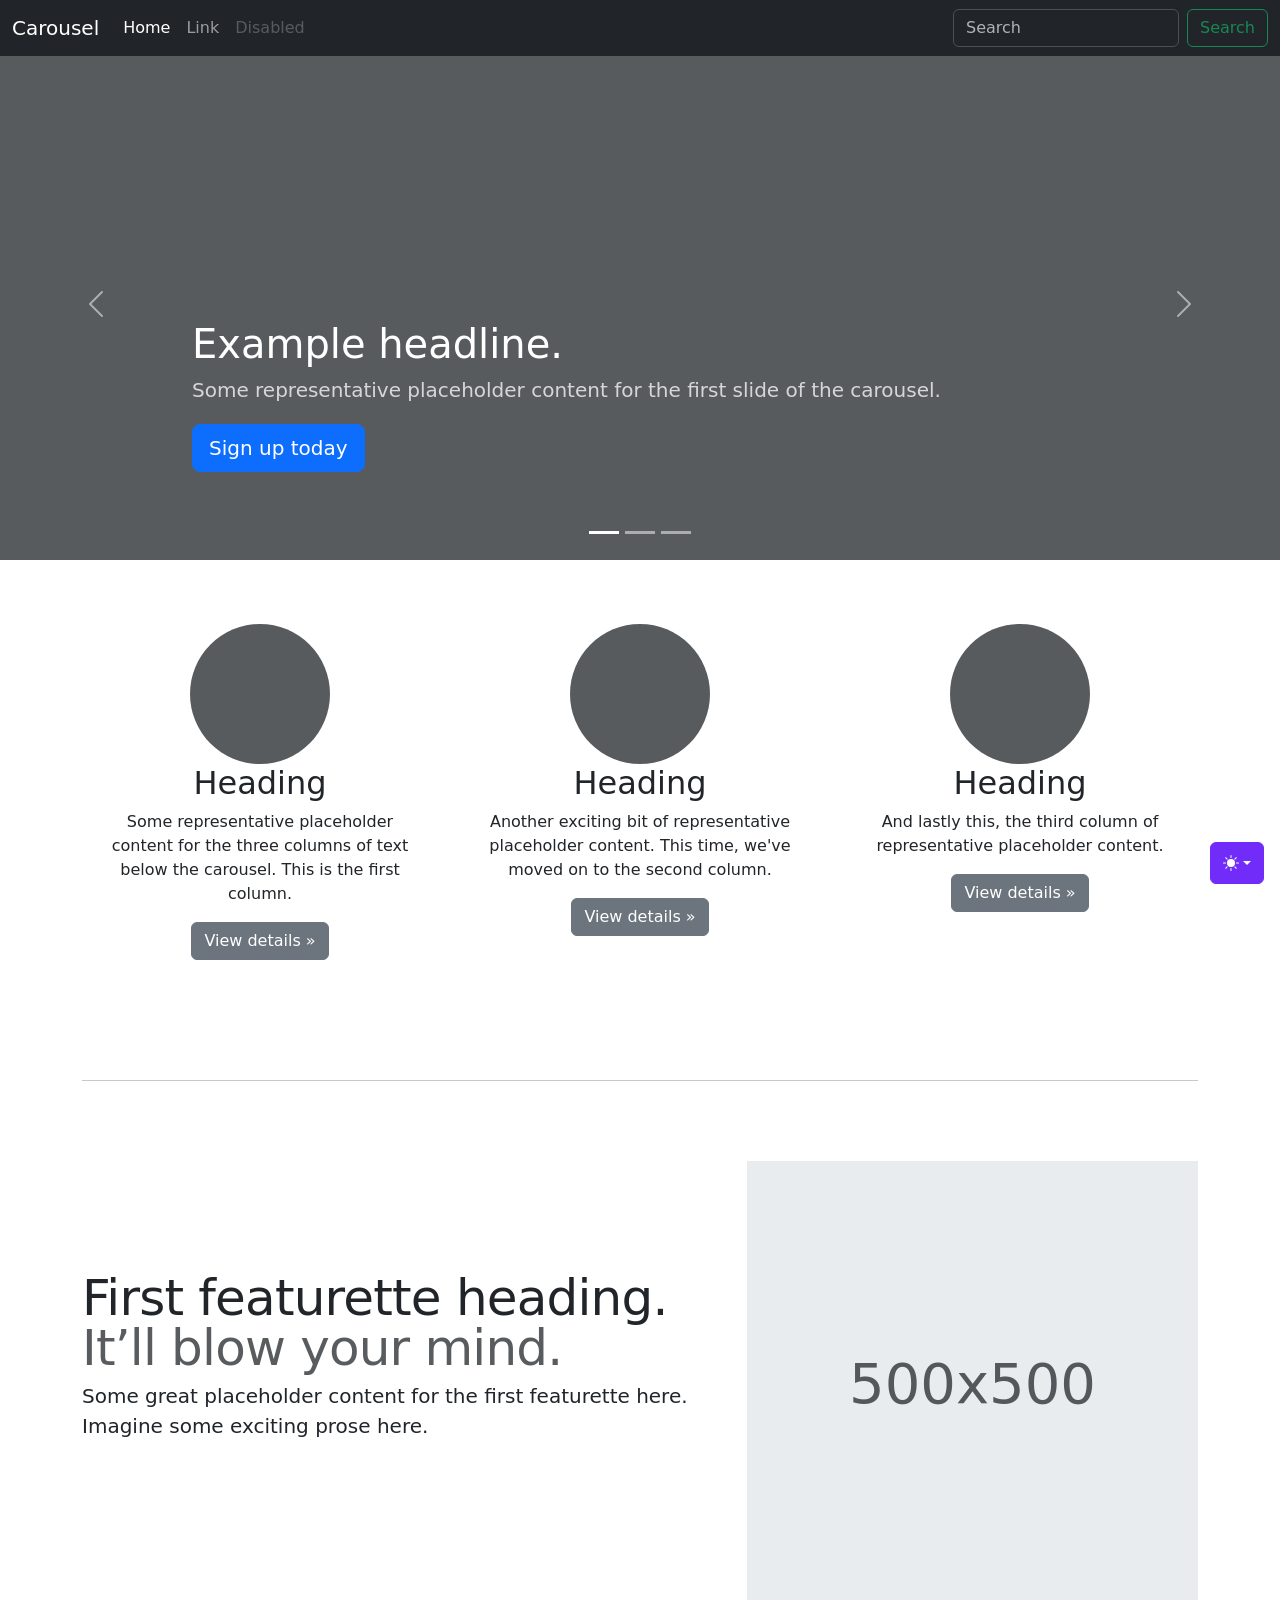
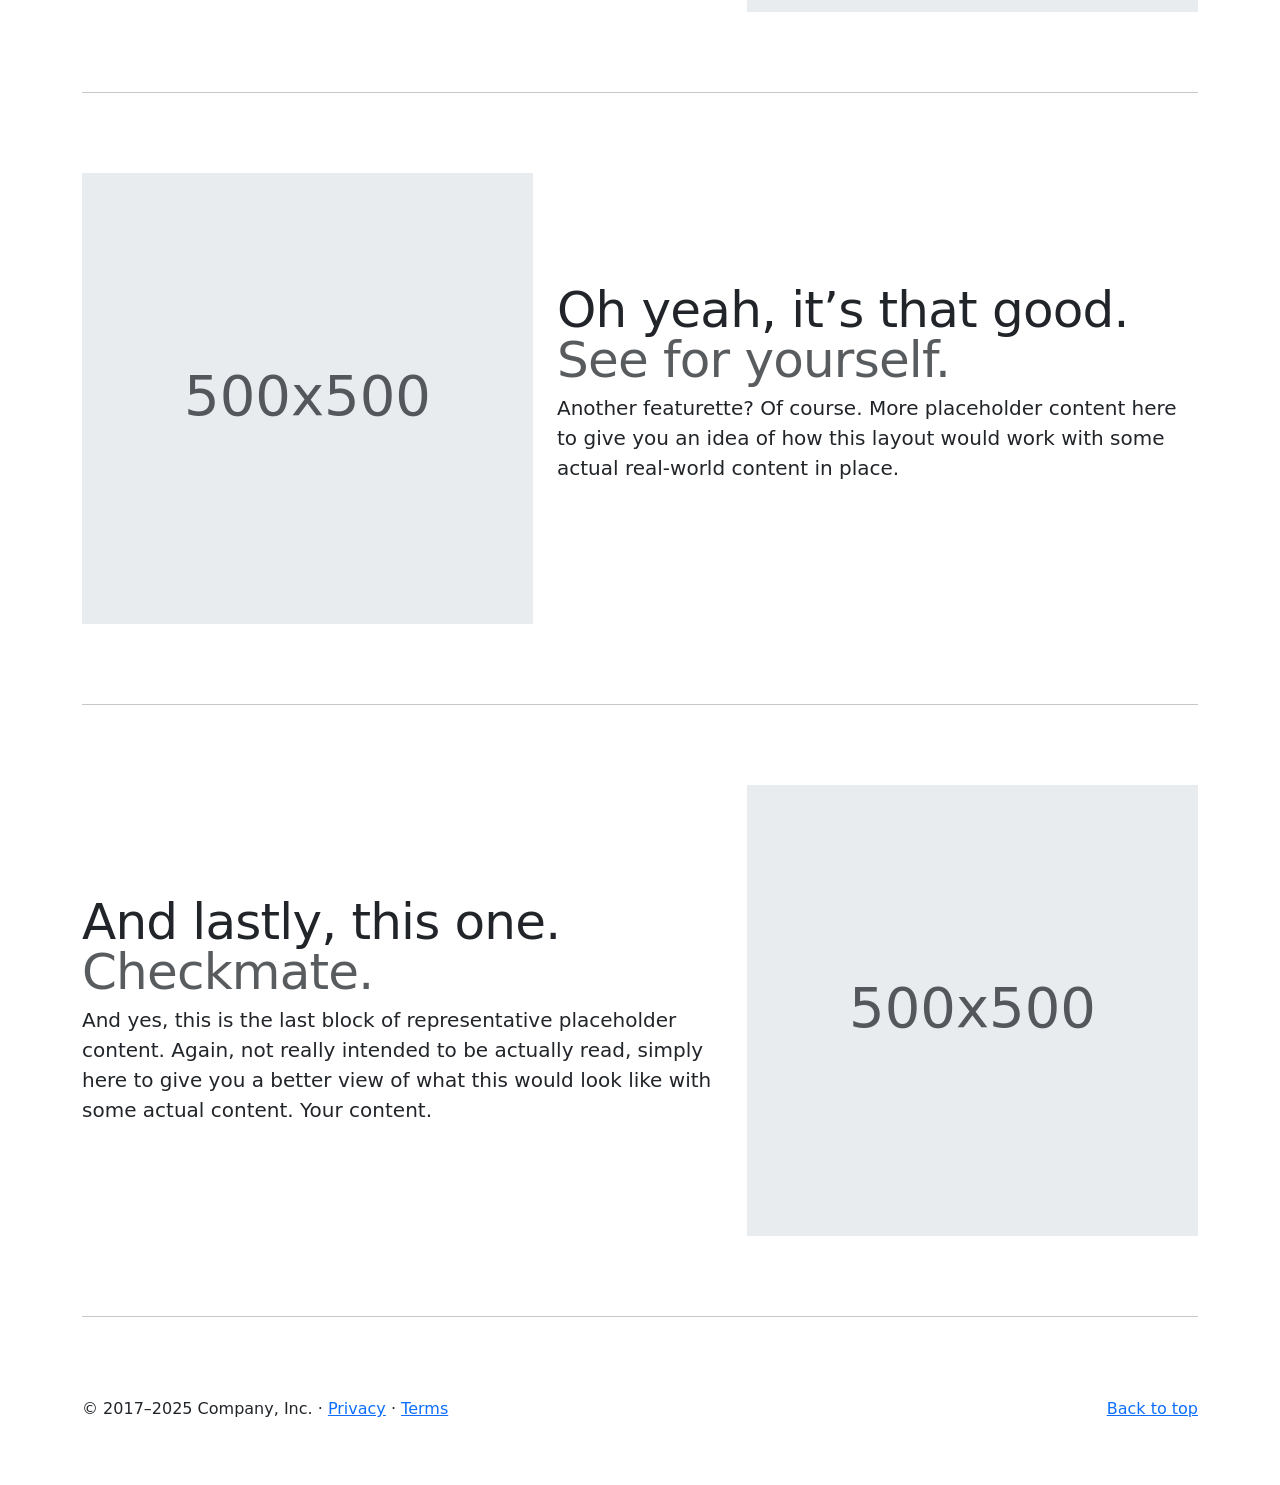
<file: hcj plugins/bootstrap-5.3.8-examples/bootstrap-5.3.8-examples/carousel/index.html>
<!doctype html>
<html lang="en" data-bs-theme="auto">
  <head>
    <meta charset="utf-8" />
    <meta name="viewport" content="width=device-width, initial-scale=1" />
    <meta name="description" content="" />
    <meta
      name="author"
      content="Mark Otto, Jacob Thornton, and Bootstrap contributors"
    />
    <meta name="generator" content="Astro v5.13.2" />
    <title>Carousel Template · Bootstrap v5.3</title>
    <link
      rel="canonical"
      href="https://getbootstrap.com/docs/5.3/examples/carousel/"
    />
    <script src="../assets/js/color-modes.js"></script>
    <link href="../assets/dist/css/bootstrap.min.css" rel="stylesheet" />
    <meta name="theme-color" content="#712cf9" />
    <link href="carousel.css" rel="stylesheet" />
    <style>
      .bd-placeholder-img {
        font-size: 1.125rem;
        text-anchor: middle;
        -webkit-user-select: none;
        -moz-user-select: none;
        user-select: none;
      }
      @media (min-width: 768px) {
        .bd-placeholder-img-lg {
          font-size: 3.5rem;
        }
      }
      .b-example-divider {
        width: 100%;
        height: 3rem;
        background-color: #0000001a;
        border: solid rgba(0, 0, 0, 0.15);
        border-width: 1px 0;
        box-shadow:
          inset 0 0.5em 1.5em #0000001a,
          inset 0 0.125em 0.5em #00000026;
      }
      .b-example-vr {
        flex-shrink: 0;
        width: 1.5rem;
        height: 100vh;
      }
      .bi {
        vertical-align: -0.125em;
        fill: currentColor;
      }
      .nav-scroller {
        position: relative;
        z-index: 2;
        height: 2.75rem;
        overflow-y: hidden;
      }
      .nav-scroller .nav {
        display: flex;
        flex-wrap: nowrap;
        padding-bottom: 1rem;
        margin-top: -1px;
        overflow-x: auto;
        text-align: center;
        white-space: nowrap;
        -webkit-overflow-scrolling: touch;
      }
      .btn-bd-primary {
        --bd-violet-bg: #712cf9;
        --bd-violet-rgb: 112.520718, 44.062154, 249.437846;
        --bs-btn-font-weight: 600;
        --bs-btn-color: var(--bs-white);
        --bs-btn-bg: var(--bd-violet-bg);
        --bs-btn-border-color: var(--bd-violet-bg);
        --bs-btn-hover-color: var(--bs-white);
        --bs-btn-hover-bg: #6528e0;
        --bs-btn-hover-border-color: #6528e0;
        --bs-btn-focus-shadow-rgb: var(--bd-violet-rgb);
        --bs-btn-active-color: var(--bs-btn-hover-color);
        --bs-btn-active-bg: #5a23c8;
        --bs-btn-active-border-color: #5a23c8;
      }
      .bd-mode-toggle {
        z-index: 1500;
      }
      .bd-mode-toggle .bi {
        width: 1em;
        height: 1em;
      }
      .bd-mode-toggle .dropdown-menu .active .bi {
        display: block !important;
      }
    </style>
  </head>
  <body>
    <svg xmlns="http://www.w3.org/2000/svg" class="d-none">
      <symbol id="check2" viewBox="0 0 16 16">
        <path
          d="M13.854 3.646a.5.5 0 0 1 0 .708l-7 7a.5.5 0 0 1-.708 0l-3.5-3.5a.5.5 0 1 1 .708-.708L6.5 10.293l6.646-6.647a.5.5 0 0 1 .708 0z"
        ></path>
      </symbol>
      <symbol id="circle-half" viewBox="0 0 16 16">
        <path
          d="M8 15A7 7 0 1 0 8 1v14zm0 1A8 8 0 1 1 8 0a8 8 0 0 1 0 16z"
        ></path>
      </symbol>
      <symbol id="moon-stars-fill" viewBox="0 0 16 16">
        <path
          d="M6 .278a.768.768 0 0 1 .08.858 7.208 7.208 0 0 0-.878 3.46c0 4.021 3.278 7.277 7.318 7.277.527 0 1.04-.055 1.533-.16a.787.787 0 0 1 .81.316.733.733 0 0 1-.031.893A8.349 8.349 0 0 1 8.344 16C3.734 16 0 12.286 0 7.71 0 4.266 2.114 1.312 5.124.06A.752.752 0 0 1 6 .278z"
        ></path>
        <path
          d="M10.794 3.148a.217.217 0 0 1 .412 0l.387 1.162c.173.518.579.924 1.097 1.097l1.162.387a.217.217 0 0 1 0 .412l-1.162.387a1.734 1.734 0 0 0-1.097 1.097l-.387 1.162a.217.217 0 0 1-.412 0l-.387-1.162A1.734 1.734 0 0 0 9.31 6.593l-1.162-.387a.217.217 0 0 1 0-.412l1.162-.387a1.734 1.734 0 0 0 1.097-1.097l.387-1.162zM13.863.099a.145.145 0 0 1 .274 0l.258.774c.115.346.386.617.732.732l.774.258a.145.145 0 0 1 0 .274l-.774.258a1.156 1.156 0 0 0-.732.732l-.258.774a.145.145 0 0 1-.274 0l-.258-.774a1.156 1.156 0 0 0-.732-.732l-.774-.258a.145.145 0 0 1 0-.274l.774-.258c.346-.115.617-.386.732-.732L13.863.1z"
        ></path>
      </symbol>
      <symbol id="sun-fill" viewBox="0 0 16 16">
        <path
          d="M8 12a4 4 0 1 0 0-8 4 4 0 0 0 0 8zM8 0a.5.5 0 0 1 .5.5v2a.5.5 0 0 1-1 0v-2A.5.5 0 0 1 8 0zm0 13a.5.5 0 0 1 .5.5v2a.5.5 0 0 1-1 0v-2A.5.5 0 0 1 8 13zm8-5a.5.5 0 0 1-.5.5h-2a.5.5 0 0 1 0-1h2a.5.5 0 0 1 .5.5zM3 8a.5.5 0 0 1-.5.5h-2a.5.5 0 0 1 0-1h2A.5.5 0 0 1 3 8zm10.657-5.657a.5.5 0 0 1 0 .707l-1.414 1.415a.5.5 0 1 1-.707-.708l1.414-1.414a.5.5 0 0 1 .707 0zm-9.193 9.193a.5.5 0 0 1 0 .707L3.05 13.657a.5.5 0 0 1-.707-.707l1.414-1.414a.5.5 0 0 1 .707 0zm9.193 2.121a.5.5 0 0 1-.707 0l-1.414-1.414a.5.5 0 0 1 .707-.707l1.414 1.414a.5.5 0 0 1 0 .707zM4.464 4.465a.5.5 0 0 1-.707 0L2.343 3.05a.5.5 0 1 1 .707-.707l1.414 1.414a.5.5 0 0 1 0 .708z"
        ></path>
      </symbol>
    </svg>
    <div
      class="dropdown position-fixed bottom-0 end-0 mb-3 me-3 bd-mode-toggle"
    >
      <button
        class="btn btn-bd-primary py-2 dropdown-toggle d-flex align-items-center"
        id="bd-theme"
        type="button"
        aria-expanded="false"
        data-bs-toggle="dropdown"
        aria-label="Toggle theme (auto)"
      >
        <svg class="bi my-1 theme-icon-active" aria-hidden="true">
          <use href="#circle-half"></use>
        </svg>
        <span class="visually-hidden" id="bd-theme-text">Toggle theme</span>
      </button>
      <ul
        class="dropdown-menu dropdown-menu-end shadow"
        aria-labelledby="bd-theme-text"
      >
        <li>
          <button
            type="button"
            class="dropdown-item d-flex align-items-center"
            data-bs-theme-value="light"
            aria-pressed="false"
          >
            <svg class="bi me-2 opacity-50" aria-hidden="true">
              <use href="#sun-fill"></use>
            </svg>
            Light
            <svg class="bi ms-auto d-none" aria-hidden="true">
              <use href="#check2"></use>
            </svg>
          </button>
        </li>
        <li>
          <button
            type="button"
            class="dropdown-item d-flex align-items-center"
            data-bs-theme-value="dark"
            aria-pressed="false"
          >
            <svg class="bi me-2 opacity-50" aria-hidden="true">
              <use href="#moon-stars-fill"></use>
            </svg>
            Dark
            <svg class="bi ms-auto d-none" aria-hidden="true">
              <use href="#check2"></use>
            </svg>
          </button>
        </li>
        <li>
          <button
            type="button"
            class="dropdown-item d-flex align-items-center active"
            data-bs-theme-value="auto"
            aria-pressed="true"
          >
            <svg class="bi me-2 opacity-50" aria-hidden="true">
              <use href="#circle-half"></use>
            </svg>
            Auto
            <svg class="bi ms-auto d-none" aria-hidden="true">
              <use href="#check2"></use>
            </svg>
          </button>
        </li>
      </ul>
    </div>
    <header data-bs-theme="dark">
      <nav class="navbar navbar-expand-md navbar-dark fixed-top bg-dark">
        <div class="container-fluid">
          <a class="navbar-brand" href="#">Carousel</a>
          <button
            class="navbar-toggler"
            type="button"
            data-bs-toggle="collapse"
            data-bs-target="#navbarCollapse"
            aria-controls="navbarCollapse"
            aria-expanded="false"
            aria-label="Toggle navigation"
          >
            <span class="navbar-toggler-icon"></span>
          </button>
          <div class="collapse navbar-collapse" id="navbarCollapse">
            <ul class="navbar-nav me-auto mb-2 mb-md-0">
              <li class="nav-item">
                <a class="nav-link active" aria-current="page" href="#">Home</a>
              </li>
              <li class="nav-item"><a class="nav-link" href="#">Link</a></li>
              <li class="nav-item">
                <a class="nav-link disabled" aria-disabled="true">Disabled</a>
              </li>
            </ul>
            <form class="d-flex" role="search">
              <input
                class="form-control me-2"
                type="search"
                placeholder="Search"
                aria-label="Search"
              />
              <button class="btn btn-outline-success" type="submit">
                Search
              </button>
            </form>
          </div>
        </div>
      </nav>
    </header>
    <main>
      <div id="myCarousel" class="carousel slide mb-6" data-bs-ride="carousel">
        <div class="carousel-indicators">
          <button
            type="button"
            data-bs-target="#myCarousel"
            data-bs-slide-to="0"
            class="active"
            aria-current="true"
            aria-label="Slide 1"
          ></button>
          <button
            type="button"
            data-bs-target="#myCarousel"
            data-bs-slide-to="1"
            aria-label="Slide 2"
          ></button>
          <button
            type="button"
            data-bs-target="#myCarousel"
            data-bs-slide-to="2"
            aria-label="Slide 3"
          ></button>
        </div>
        <div class="carousel-inner">
          <div class="carousel-item active">
            <svg
              aria-hidden="true"
              class="bd-placeholder-img"
              height="100%"
              preserveAspectRatio="xMidYMid slice"
              width="100%"
              xmlns="http://www.w3.org/2000/svg"
            >
              <rect
                width="100%"
                height="100%"
                fill="var(--bs-secondary-color)"
              ></rect>
            </svg>
            <div class="container">
              <div class="carousel-caption text-start">
                <h1>Example headline.</h1>
                <p class="opacity-75">
                  Some representative placeholder content for the first slide of
                  the carousel.
                </p>
                <p>
                  <a class="btn btn-lg btn-primary" href="#">Sign up today</a>
                </p>
              </div>
            </div>
          </div>
          <div class="carousel-item">
            <svg
              aria-hidden="true"
              class="bd-placeholder-img"
              height="100%"
              preserveAspectRatio="xMidYMid slice"
              width="100%"
              xmlns="http://www.w3.org/2000/svg"
            >
              <rect
                width="100%"
                height="100%"
                fill="var(--bs-secondary-color)"
              ></rect>
            </svg>
            <div class="container">
              <div class="carousel-caption">
                <h1>Another example headline.</h1>
                <p>
                  Some representative placeholder content for the second slide
                  of the carousel.
                </p>
                <p><a class="btn btn-lg btn-primary" href="#">Learn more</a></p>
              </div>
            </div>
          </div>
          <div class="carousel-item">
            <svg
              aria-hidden="true"
              class="bd-placeholder-img"
              height="100%"
              preserveAspectRatio="xMidYMid slice"
              width="100%"
              xmlns="http://www.w3.org/2000/svg"
            >
              <rect
                width="100%"
                height="100%"
                fill="var(--bs-secondary-color)"
              ></rect>
            </svg>
            <div class="container">
              <div class="carousel-caption text-end">
                <h1>One more for good measure.</h1>
                <p>
                  Some representative placeholder content for the third slide of
                  this carousel.
                </p>
                <p>
                  <a class="btn btn-lg btn-primary" href="#">Browse gallery</a>
                </p>
              </div>
            </div>
          </div>
        </div>
        <button
          class="carousel-control-prev"
          type="button"
          data-bs-target="#myCarousel"
          data-bs-slide="prev"
        >
          <span class="carousel-control-prev-icon" aria-hidden="true"></span>
          <span class="visually-hidden">Previous</span>
        </button>
        <button
          class="carousel-control-next"
          type="button"
          data-bs-target="#myCarousel"
          data-bs-slide="next"
        >
          <span class="carousel-control-next-icon" aria-hidden="true"></span>
          <span class="visually-hidden">Next</span>
        </button>
      </div>
      <!-- Marketing messaging and featurettes
  ================================================== -->
      <!-- Wrap the rest of the page in another container to center all the content. -->
      <div class="container marketing">
        <!-- Three columns of text below the carousel -->
        <div class="row">
          <div class="col-lg-4">
            <svg
              aria-label="Placeholder"
              class="bd-placeholder-img rounded-circle"
              height="140"
              preserveAspectRatio="xMidYMid slice"
              role="img"
              width="140"
              xmlns="http://www.w3.org/2000/svg"
            >
              <title>Placeholder</title>
              <rect
                width="100%"
                height="100%"
                fill="var(--bs-secondary-color)"
              ></rect>
            </svg>
            <h2 class="fw-normal">Heading</h2>
            <p>
              Some representative placeholder content for the three columns of
              text below the carousel. This is the first column.
            </p>
            <p>
              <a class="btn btn-secondary" href="#">View details &raquo;</a>
            </p>
          </div>
          <!-- /.col-lg-4 -->
          <div class="col-lg-4">
            <svg
              aria-label="Placeholder"
              class="bd-placeholder-img rounded-circle"
              height="140"
              preserveAspectRatio="xMidYMid slice"
              role="img"
              width="140"
              xmlns="http://www.w3.org/2000/svg"
            >
              <title>Placeholder</title>
              <rect
                width="100%"
                height="100%"
                fill="var(--bs-secondary-color)"
              ></rect>
            </svg>
            <h2 class="fw-normal">Heading</h2>
            <p>
              Another exciting bit of representative placeholder content. This
              time, we've moved on to the second column.
            </p>
            <p>
              <a class="btn btn-secondary" href="#">View details &raquo;</a>
            </p>
          </div>
          <!-- /.col-lg-4 -->
          <div class="col-lg-4">
            <svg
              aria-label="Placeholder"
              class="bd-placeholder-img rounded-circle"
              height="140"
              preserveAspectRatio="xMidYMid slice"
              role="img"
              width="140"
              xmlns="http://www.w3.org/2000/svg"
            >
              <title>Placeholder</title>
              <rect
                width="100%"
                height="100%"
                fill="var(--bs-secondary-color)"
              ></rect>
            </svg>
            <h2 class="fw-normal">Heading</h2>
            <p>
              And lastly this, the third column of representative placeholder
              content.
            </p>
            <p>
              <a class="btn btn-secondary" href="#">View details &raquo;</a>
            </p>
          </div>
          <!-- /.col-lg-4 -->
        </div>
        <!-- /.row -->
        <!-- START THE FEATURETTES -->
        <hr class="featurette-divider" />
        <div class="row featurette">
          <div class="col-md-7">
            <h2 class="featurette-heading fw-normal lh-1">
              First featurette heading.
              <span class="text-body-secondary">It’ll blow your mind.</span>
            </h2>
            <p class="lead">
              Some great placeholder content for the first featurette here.
              Imagine some exciting prose here.
            </p>
          </div>
          <div class="col-md-5">
            <svg
              aria-label="Placeholder: 500x500"
              class="bd-placeholder-img bd-placeholder-img-lg featurette-image img-fluid mx-auto"
              height="500"
              preserveAspectRatio="xMidYMid slice"
              role="img"
              width="500"
              xmlns="http://www.w3.org/2000/svg"
            >
              <title>Placeholder</title>
              <rect
                width="100%"
                height="100%"
                fill="var(--bs-secondary-bg)"
              ></rect>
              <text x="50%" y="50%" fill="var(--bs-secondary-color)" dy=".3em">
                500x500
              </text>
            </svg>
          </div>
        </div>
        <hr class="featurette-divider" />
        <div class="row featurette">
          <div class="col-md-7 order-md-2">
            <h2 class="featurette-heading fw-normal lh-1">
              Oh yeah, it’s that good.
              <span class="text-body-secondary">See for yourself.</span>
            </h2>
            <p class="lead">
              Another featurette? Of course. More placeholder content here to
              give you an idea of how this layout would work with some actual
              real-world content in place.
            </p>
          </div>
          <div class="col-md-5 order-md-1">
            <svg
              aria-label="Placeholder: 500x500"
              class="bd-placeholder-img bd-placeholder-img-lg featurette-image img-fluid mx-auto"
              height="500"
              preserveAspectRatio="xMidYMid slice"
              role="img"
              width="500"
              xmlns="http://www.w3.org/2000/svg"
            >
              <title>Placeholder</title>
              <rect
                width="100%"
                height="100%"
                fill="var(--bs-secondary-bg)"
              ></rect>
              <text x="50%" y="50%" fill="var(--bs-secondary-color)" dy=".3em">
                500x500
              </text>
            </svg>
          </div>
        </div>
        <hr class="featurette-divider" />
        <div class="row featurette">
          <div class="col-md-7">
            <h2 class="featurette-heading fw-normal lh-1">
              And lastly, this one.
              <span class="text-body-secondary">Checkmate.</span>
            </h2>
            <p class="lead">
              And yes, this is the last block of representative placeholder
              content. Again, not really intended to be actually read, simply
              here to give you a better view of what this would look like with
              some actual content. Your content.
            </p>
          </div>
          <div class="col-md-5">
            <svg
              aria-label="Placeholder: 500x500"
              class="bd-placeholder-img bd-placeholder-img-lg featurette-image img-fluid mx-auto"
              height="500"
              preserveAspectRatio="xMidYMid slice"
              role="img"
              width="500"
              xmlns="http://www.w3.org/2000/svg"
            >
              <title>Placeholder</title>
              <rect
                width="100%"
                height="100%"
                fill="var(--bs-secondary-bg)"
              ></rect>
              <text x="50%" y="50%" fill="var(--bs-secondary-color)" dy=".3em">
                500x500
              </text>
            </svg>
          </div>
        </div>
        <hr class="featurette-divider" />
        <!-- /END THE FEATURETTES -->
      </div>
      <!-- /.container -->
      <!-- FOOTER -->
      <footer class="container">
        <p class="float-end"><a href="#">Back to top</a></p>
        <p>
          &copy; 2017–2025 Company, Inc. &middot;
          <a href="#">Privacy</a> &middot; <a href="#">Terms</a>
        </p>
      </footer>
    </main>
    <script
      src="../assets/dist/js/bootstrap.bundle.min.js"
      class="astro-vvvwv3sm"
    ></script>
  </body>
</html>
</file>
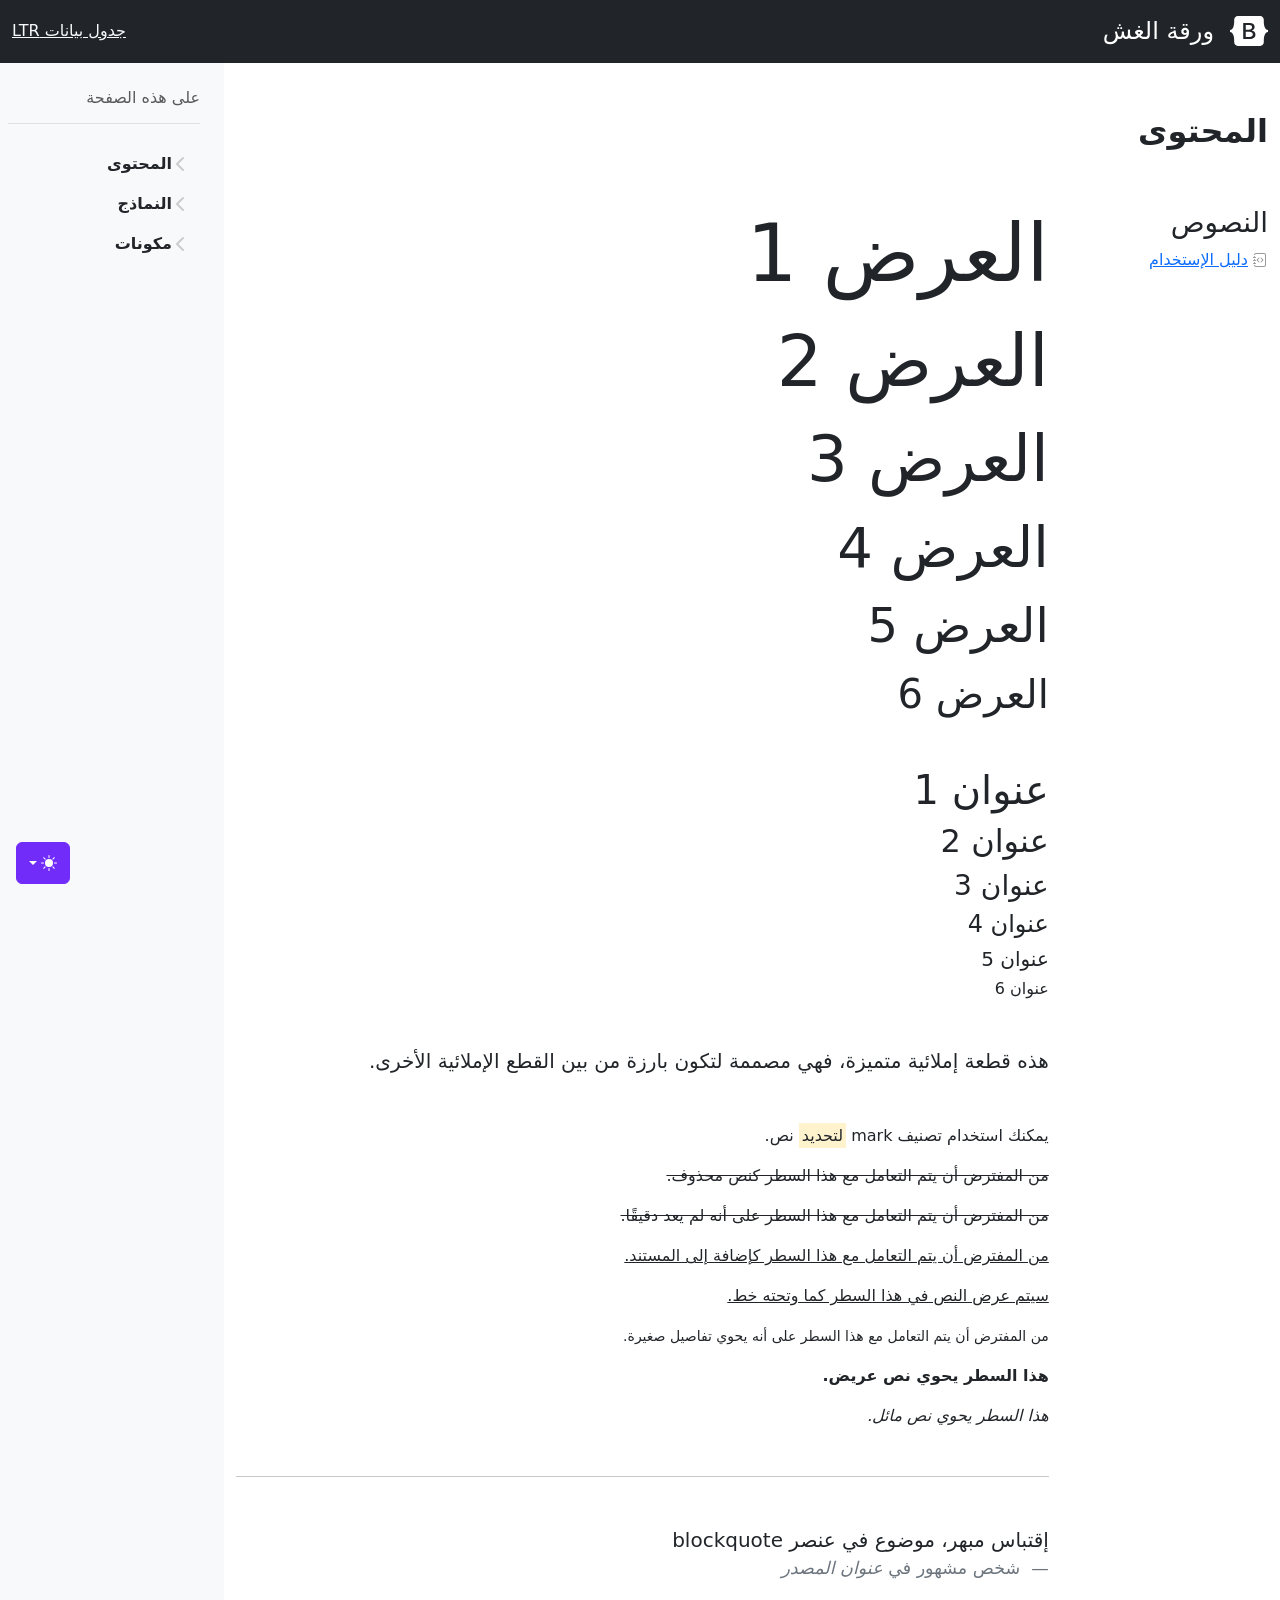
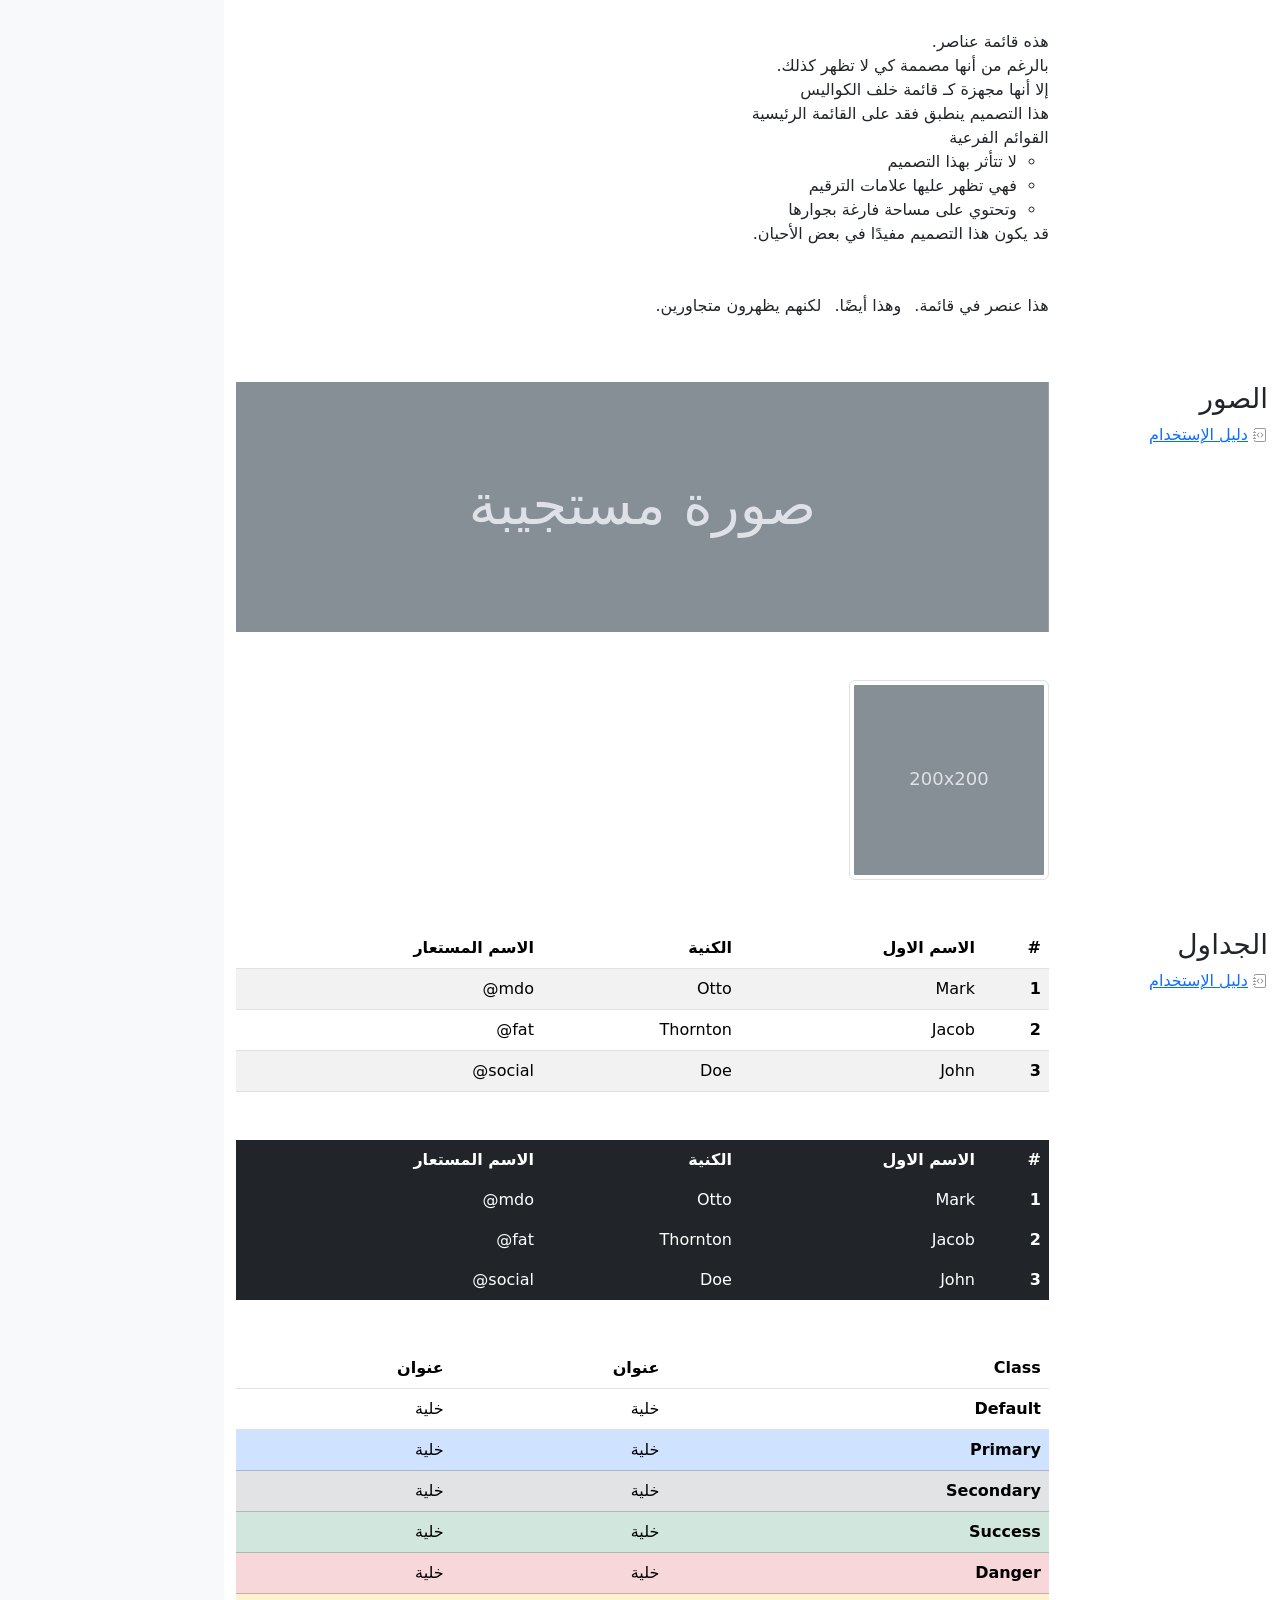
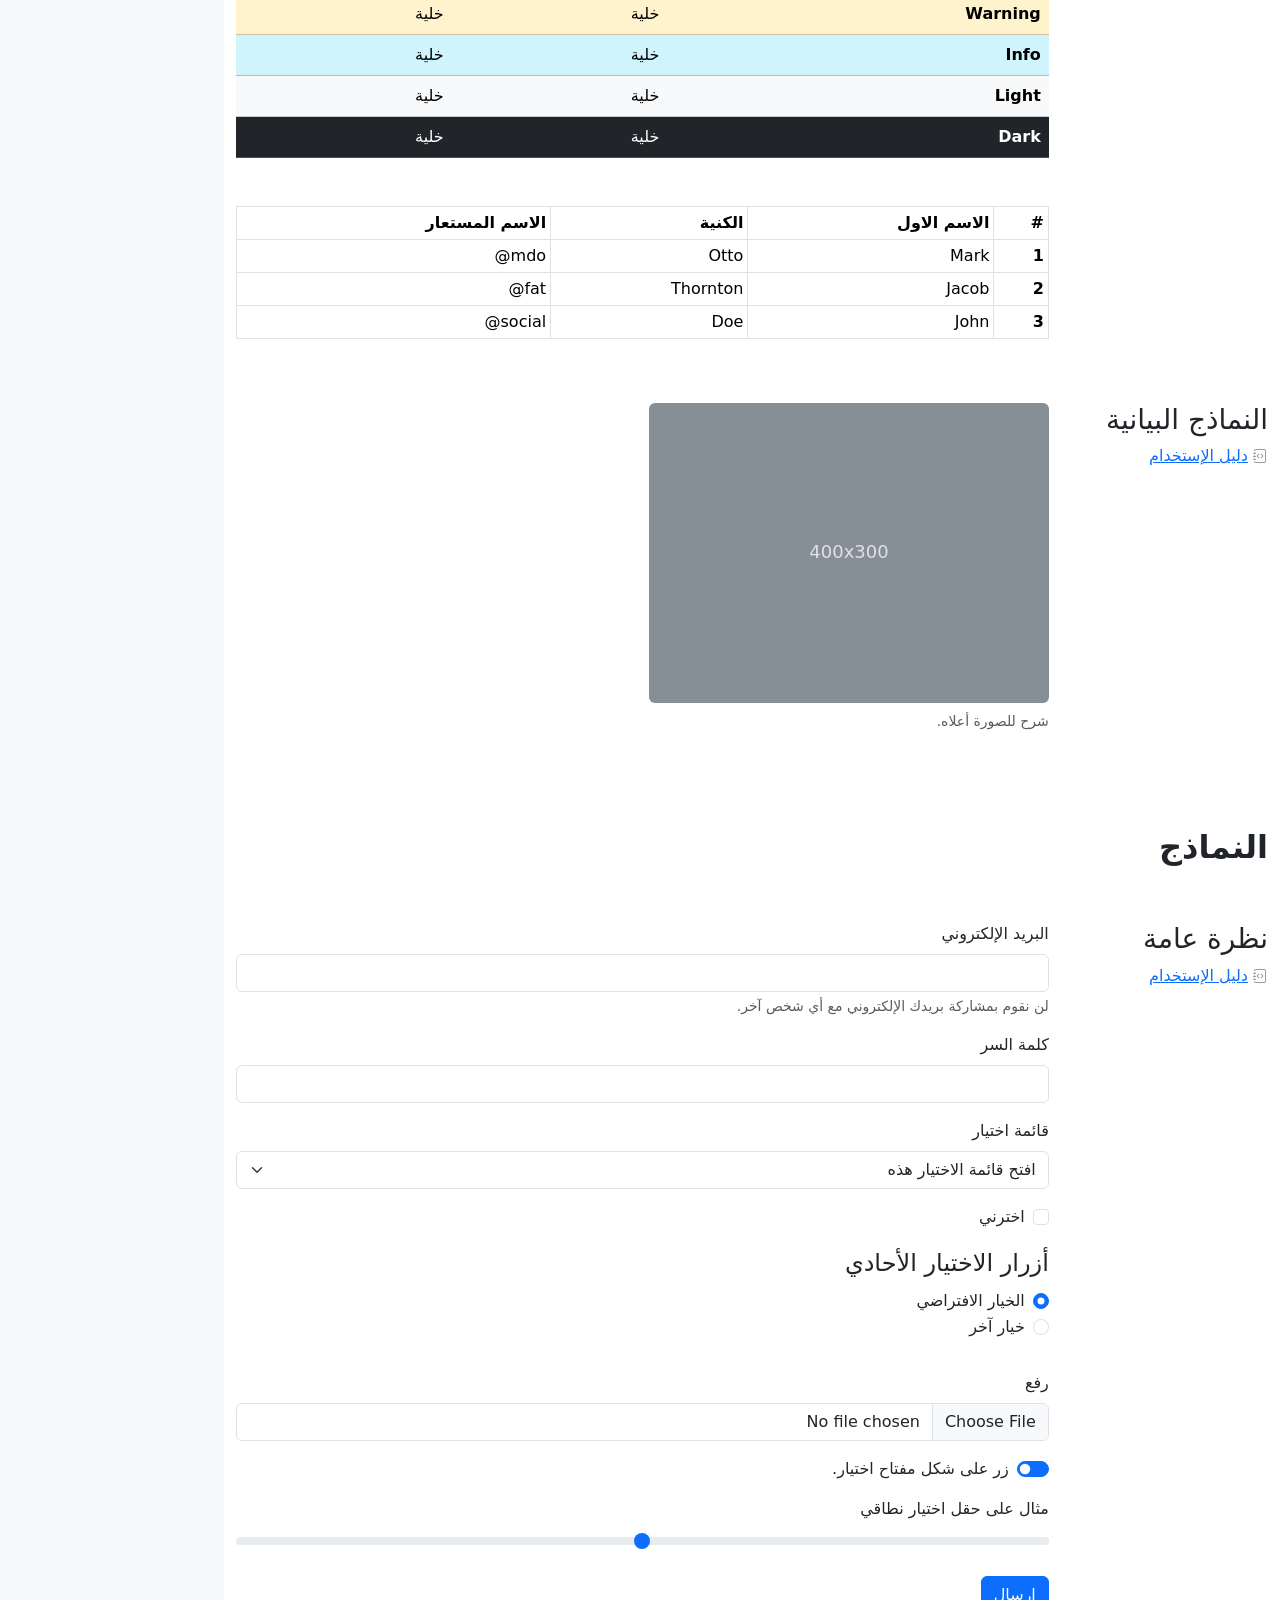
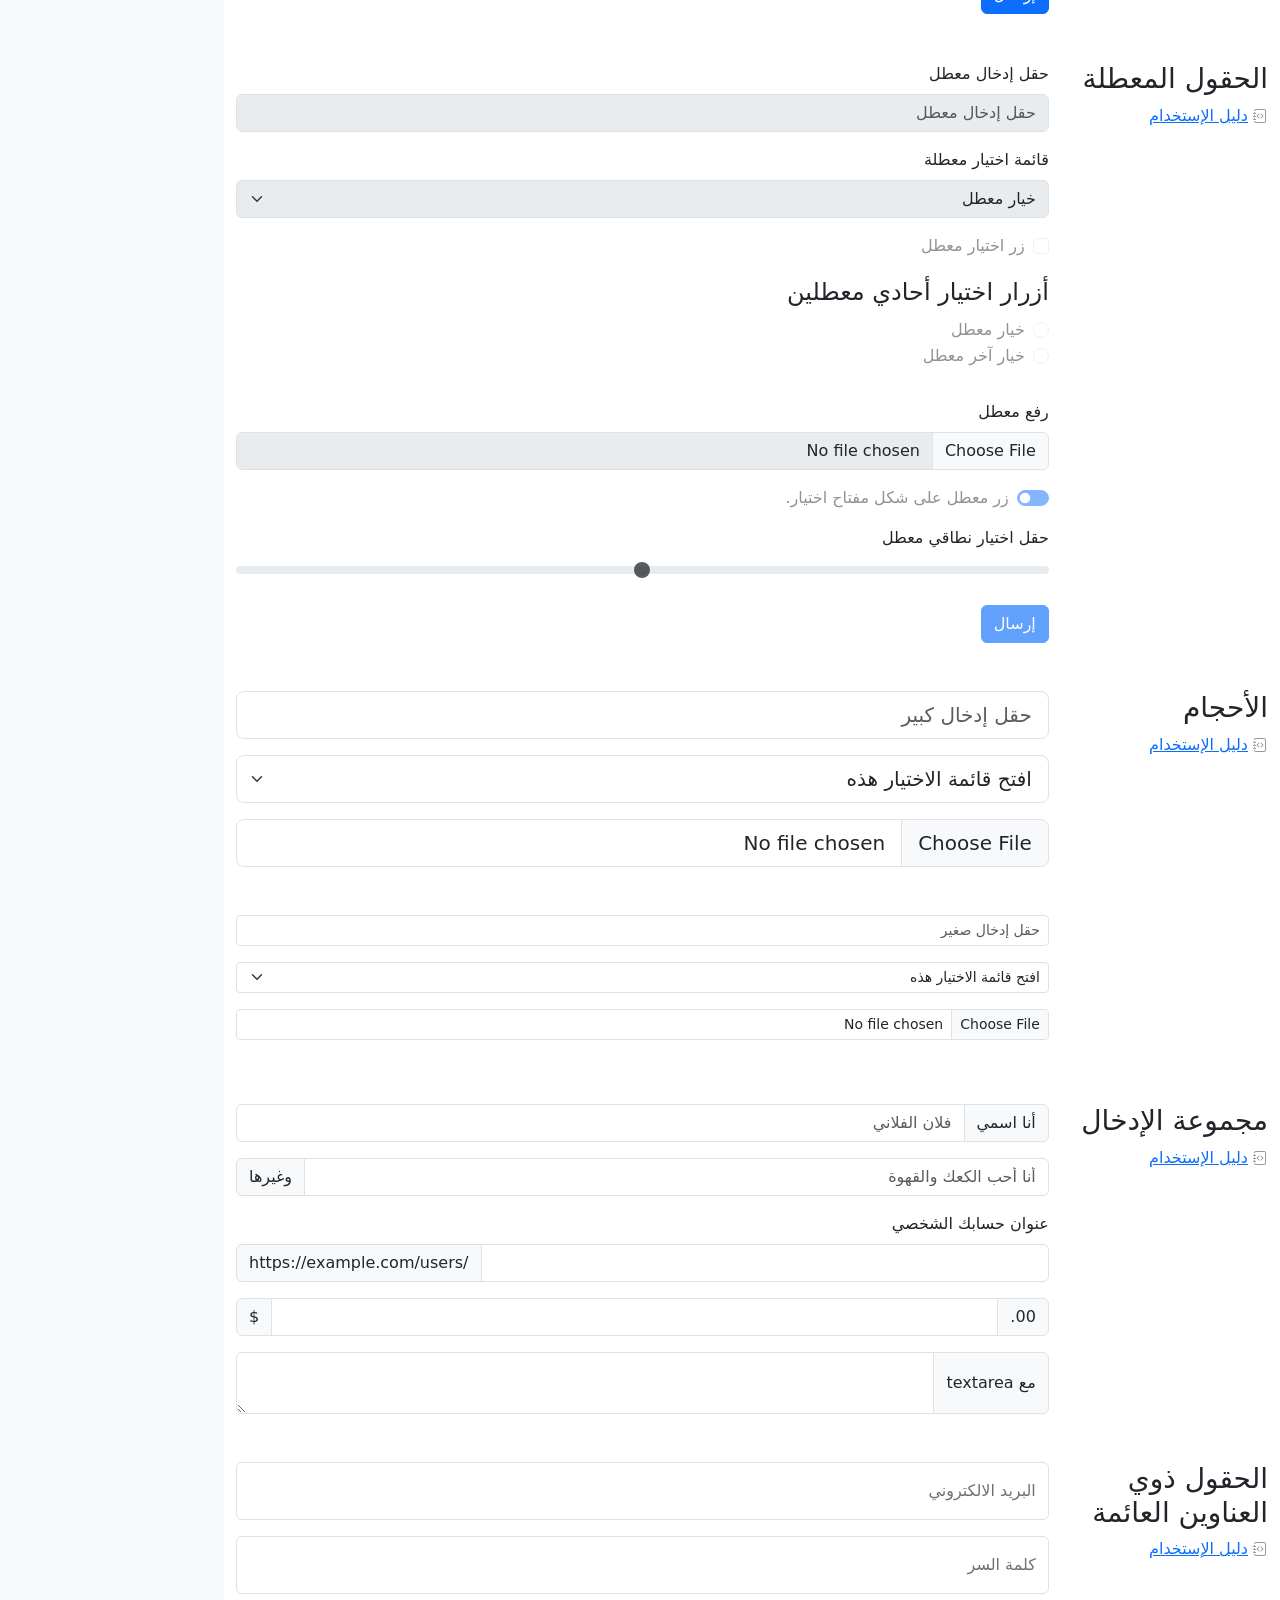
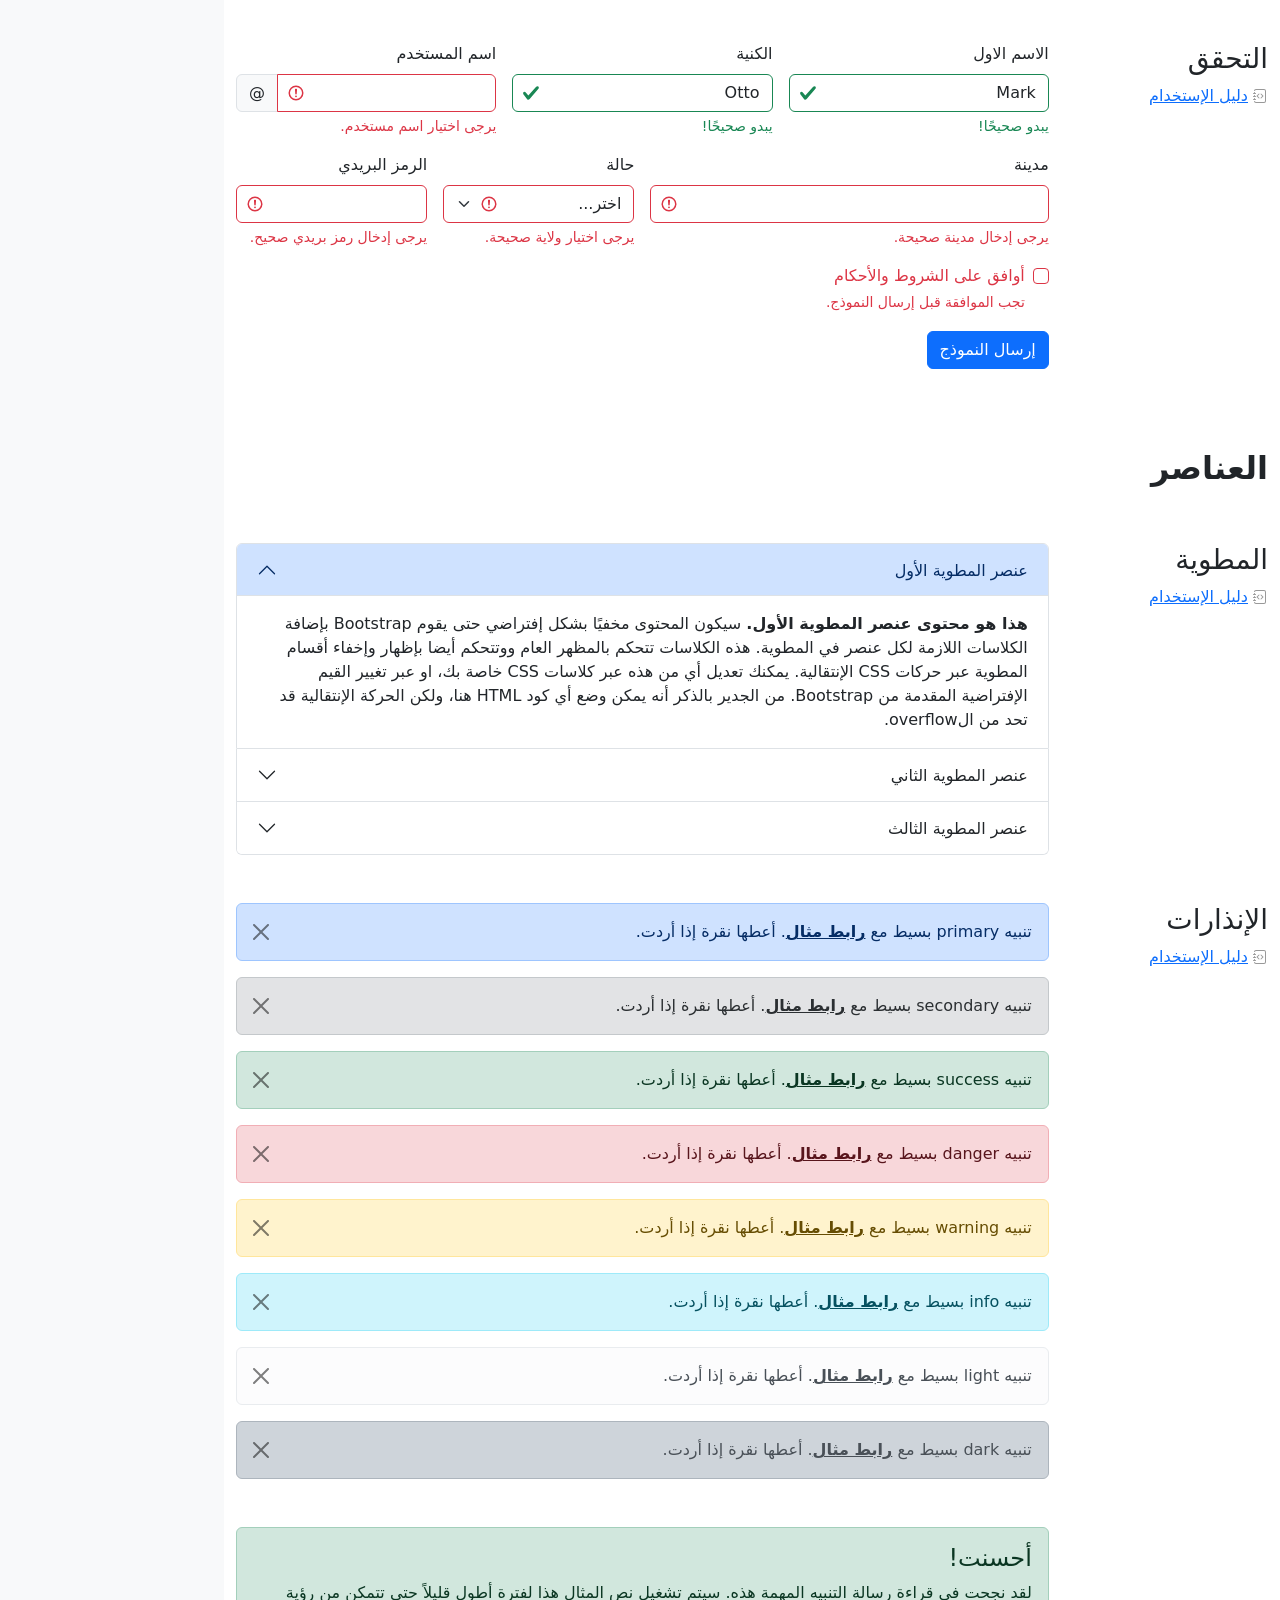
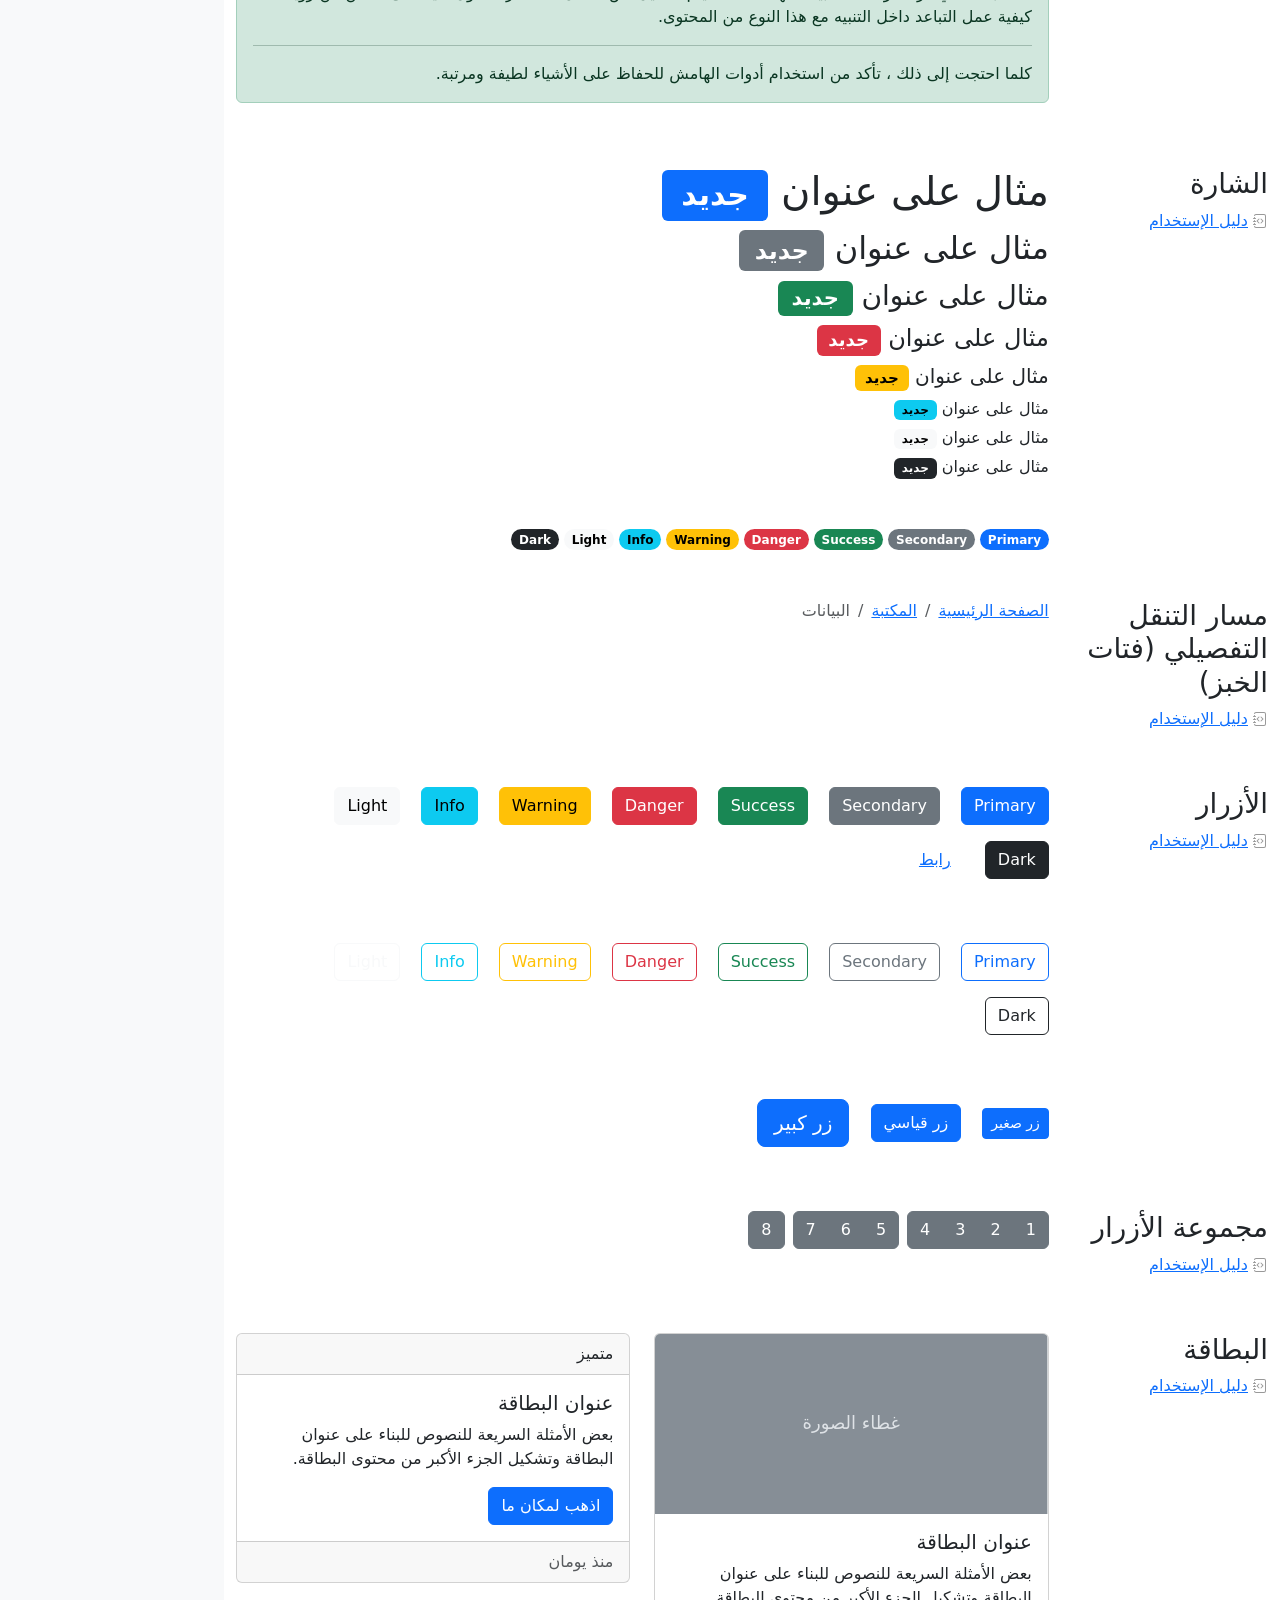
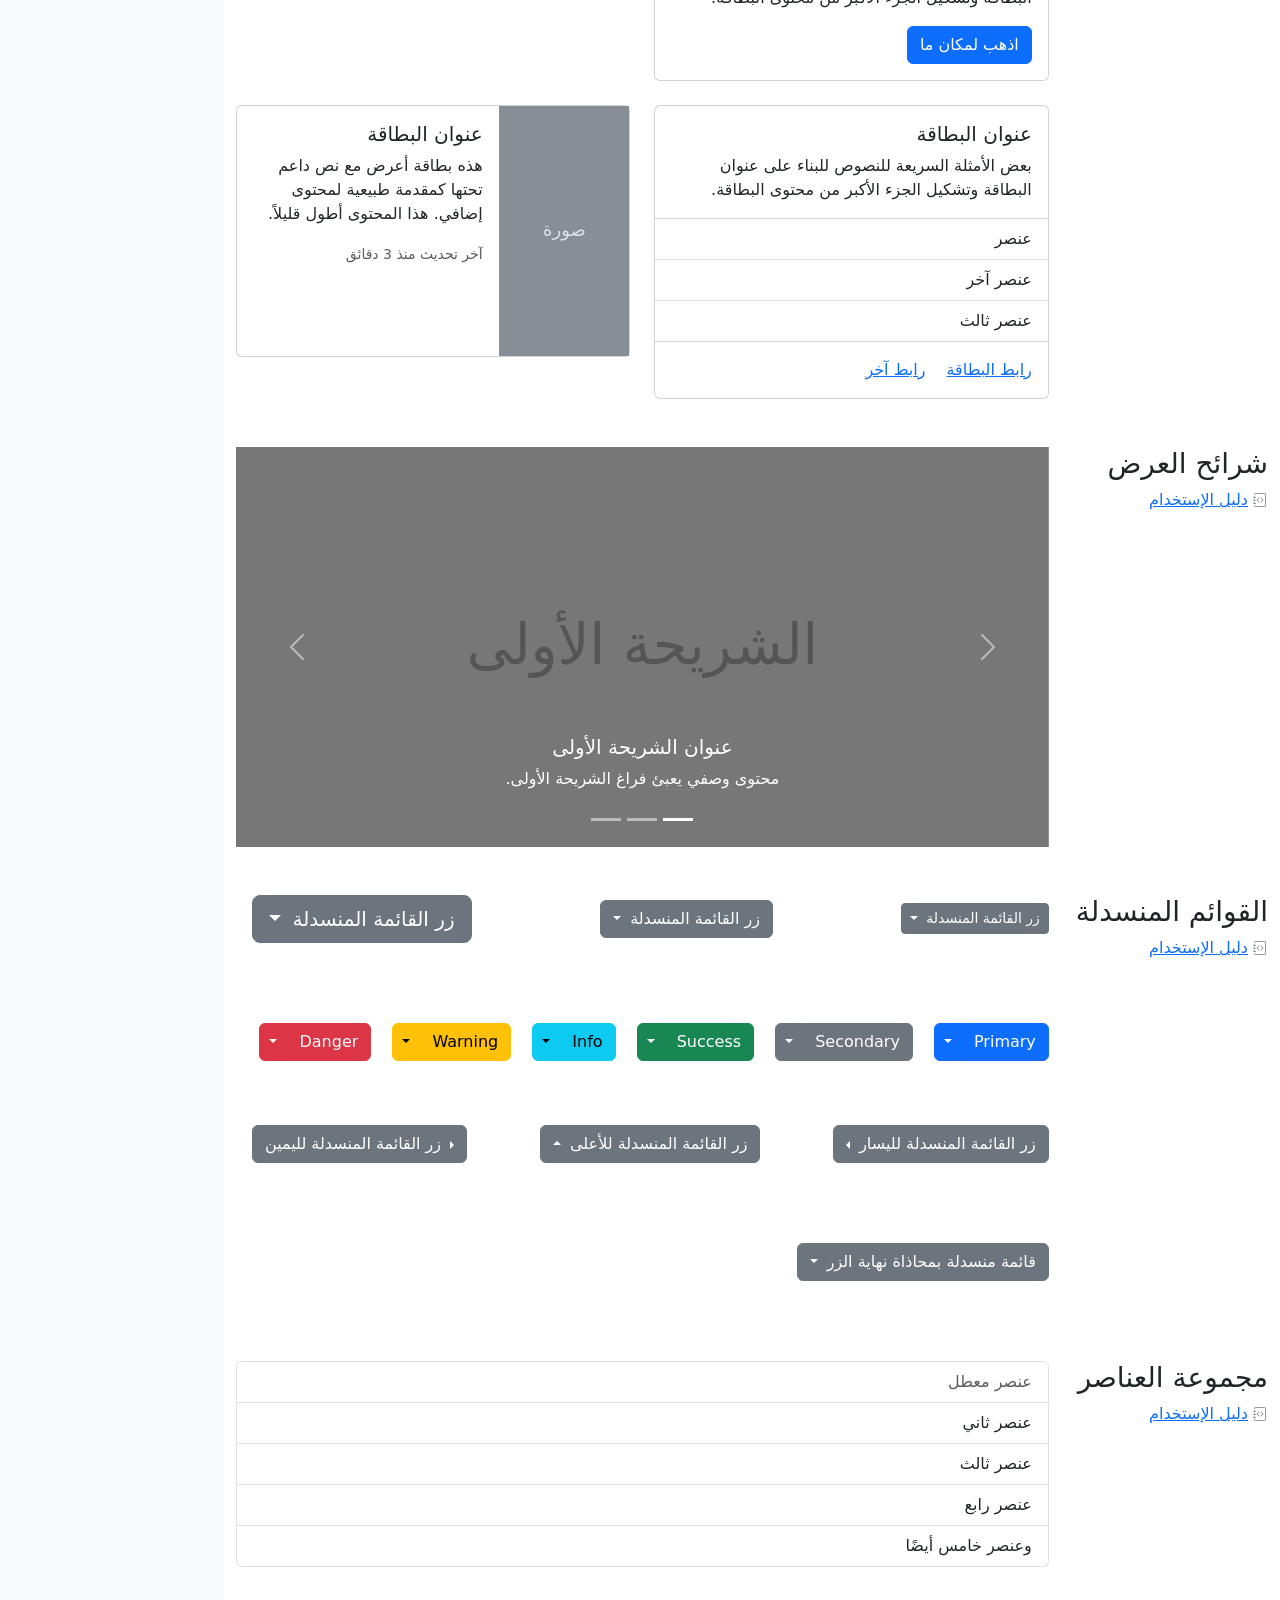
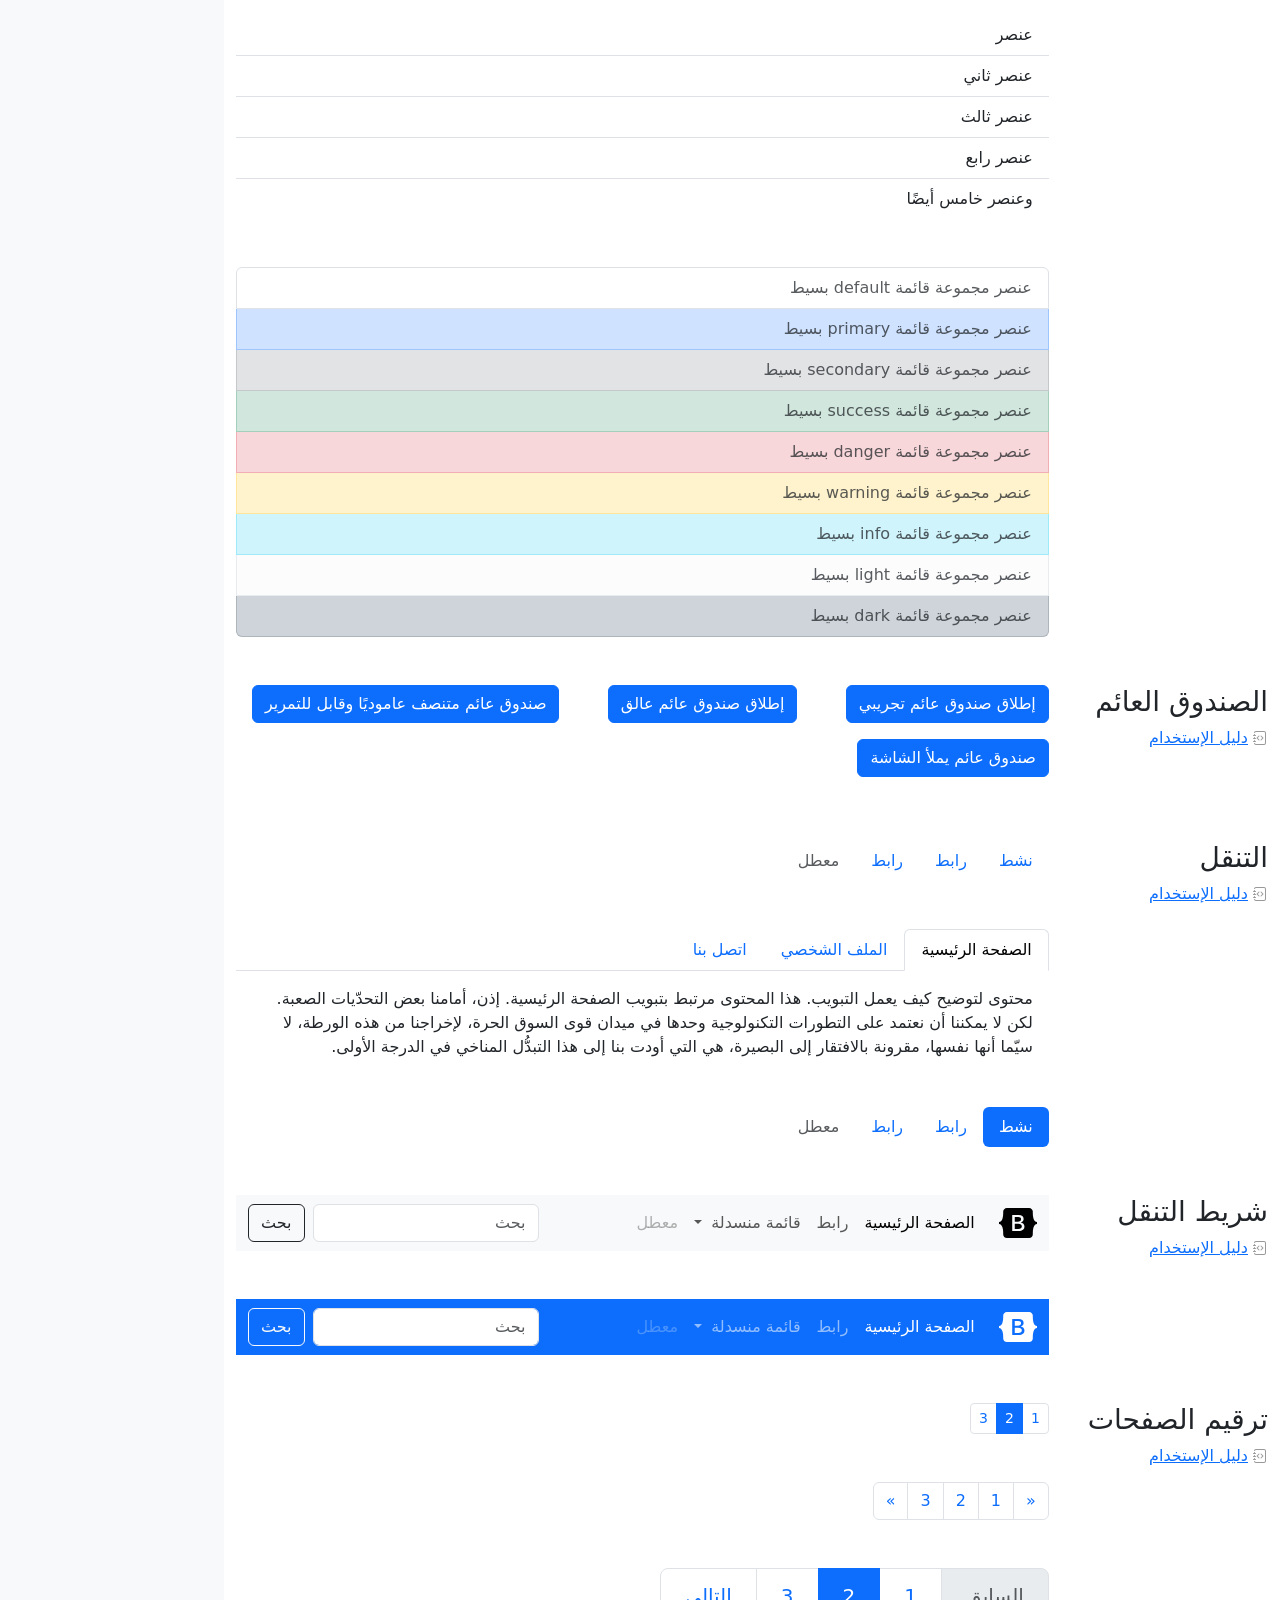
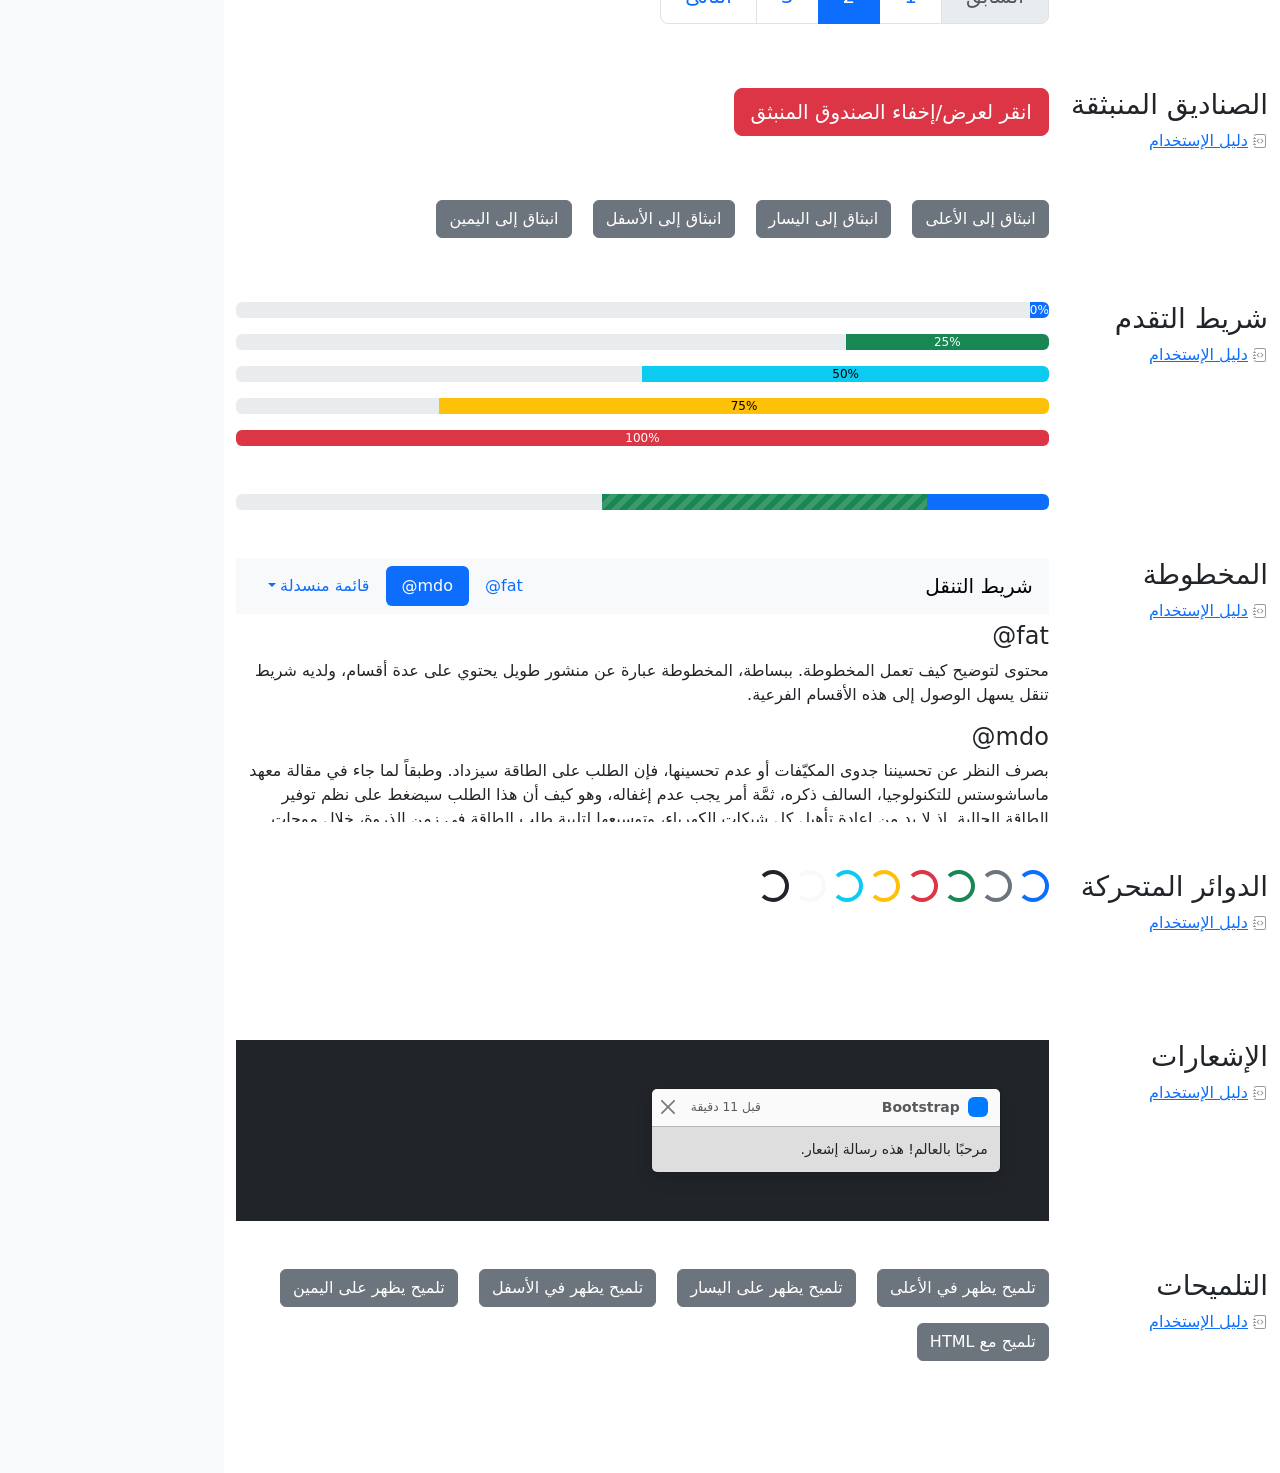
<file: hcj plugins/bootstrap-5.3.8-examples/bootstrap-5.3.8-examples/cheatsheet-rtl/index.html>
<!doctype html>
<html lang="ar" dir="rtl" data-bs-theme="auto">
  <head>
    <meta charset="utf-8" />
    <meta name="viewport" content="width=device-width, initial-scale=1" />
    <meta name="description" content="" />
    <meta
      name="author"
      content="Mark Otto, Jacob Thornton, and Bootstrap contributors"
    />
    <meta name="generator" content="Astro v5.13.2" />
    <title>ورقة الغش · Bootstrap v5.3</title>
    <link
      rel="canonical"
      href="https://getbootstrap.com/docs/5.3/examples/cheatsheet-rtl/"
    />
    <script src="../assets/js/color-modes.js"></script>
    <link href="../assets/dist/css/bootstrap.rtl.min.css" rel="stylesheet" />
    <meta name="theme-color" content="#712cf9" />
    <link href="../cheatsheet/cheatsheet.rtl.css" rel="stylesheet" />
    <style>
      .bd-placeholder-img {
        font-size: 1.125rem;
        text-anchor: middle;
        -webkit-user-select: none;
        -moz-user-select: none;
        user-select: none;
      }
      @media (min-width: 768px) {
        .bd-placeholder-img-lg {
          font-size: 3.5rem;
        }
      }
      .b-example-divider {
        width: 100%;
        height: 3rem;
        background-color: #0000001a;
        border: solid rgba(0, 0, 0, 0.15);
        border-width: 1px 0;
        box-shadow:
          inset 0 0.5em 1.5em #0000001a,
          inset 0 0.125em 0.5em #00000026;
      }
      .b-example-vr {
        flex-shrink: 0;
        width: 1.5rem;
        height: 100vh;
      }
      .bi {
        vertical-align: -0.125em;
        fill: currentColor;
      }
      .nav-scroller {
        position: relative;
        z-index: 2;
        height: 2.75rem;
        overflow-y: hidden;
      }
      .nav-scroller .nav {
        display: flex;
        flex-wrap: nowrap;
        padding-bottom: 1rem;
        margin-top: -1px;
        overflow-x: auto;
        text-align: center;
        white-space: nowrap;
        -webkit-overflow-scrolling: touch;
      }
      .btn-bd-primary {
        --bd-violet-bg: #712cf9;
        --bd-violet-rgb: 112.520718, 44.062154, 249.437846;
        --bs-btn-font-weight: 600;
        --bs-btn-color: var(--bs-white);
        --bs-btn-bg: var(--bd-violet-bg);
        --bs-btn-border-color: var(--bd-violet-bg);
        --bs-btn-hover-color: var(--bs-white);
        --bs-btn-hover-bg: #6528e0;
        --bs-btn-hover-border-color: #6528e0;
        --bs-btn-focus-shadow-rgb: var(--bd-violet-rgb);
        --bs-btn-active-color: var(--bs-btn-hover-color);
        --bs-btn-active-bg: #5a23c8;
        --bs-btn-active-border-color: #5a23c8;
      }
      .bd-mode-toggle {
        z-index: 1500;
      }
      .bd-mode-toggle .bi {
        width: 1em;
        height: 1em;
      }
      .bd-mode-toggle .dropdown-menu .active .bi {
        display: block !important;
      }
    </style>
  </head>
  <body class="bg-body-tertiary">
    <svg xmlns="http://www.w3.org/2000/svg" class="d-none">
      <symbol id="check2" viewBox="0 0 16 16">
        <path
          d="M13.854 3.646a.5.5 0 0 1 0 .708l-7 7a.5.5 0 0 1-.708 0l-3.5-3.5a.5.5 0 1 1 .708-.708L6.5 10.293l6.646-6.647a.5.5 0 0 1 .708 0z"
        ></path>
      </symbol>
      <symbol id="circle-half" viewBox="0 0 16 16">
        <path
          d="M8 15A7 7 0 1 0 8 1v14zm0 1A8 8 0 1 1 8 0a8 8 0 0 1 0 16z"
        ></path>
      </symbol>
      <symbol id="moon-stars-fill" viewBox="0 0 16 16">
        <path
          d="M6 .278a.768.768 0 0 1 .08.858 7.208 7.208 0 0 0-.878 3.46c0 4.021 3.278 7.277 7.318 7.277.527 0 1.04-.055 1.533-.16a.787.787 0 0 1 .81.316.733.733 0 0 1-.031.893A8.349 8.349 0 0 1 8.344 16C3.734 16 0 12.286 0 7.71 0 4.266 2.114 1.312 5.124.06A.752.752 0 0 1 6 .278z"
        ></path>
        <path
          d="M10.794 3.148a.217.217 0 0 1 .412 0l.387 1.162c.173.518.579.924 1.097 1.097l1.162.387a.217.217 0 0 1 0 .412l-1.162.387a1.734 1.734 0 0 0-1.097 1.097l-.387 1.162a.217.217 0 0 1-.412 0l-.387-1.162A1.734 1.734 0 0 0 9.31 6.593l-1.162-.387a.217.217 0 0 1 0-.412l1.162-.387a1.734 1.734 0 0 0 1.097-1.097l.387-1.162zM13.863.099a.145.145 0 0 1 .274 0l.258.774c.115.346.386.617.732.732l.774.258a.145.145 0 0 1 0 .274l-.774.258a1.156 1.156 0 0 0-.732.732l-.258.774a.145.145 0 0 1-.274 0l-.258-.774a1.156 1.156 0 0 0-.732-.732l-.774-.258a.145.145 0 0 1 0-.274l.774-.258c.346-.115.617-.386.732-.732L13.863.1z"
        ></path>
      </symbol>
      <symbol id="sun-fill" viewBox="0 0 16 16">
        <path
          d="M8 12a4 4 0 1 0 0-8 4 4 0 0 0 0 8zM8 0a.5.5 0 0 1 .5.5v2a.5.5 0 0 1-1 0v-2A.5.5 0 0 1 8 0zm0 13a.5.5 0 0 1 .5.5v2a.5.5 0 0 1-1 0v-2A.5.5 0 0 1 8 13zm8-5a.5.5 0 0 1-.5.5h-2a.5.5 0 0 1 0-1h2a.5.5 0 0 1 .5.5zM3 8a.5.5 0 0 1-.5.5h-2a.5.5 0 0 1 0-1h2A.5.5 0 0 1 3 8zm10.657-5.657a.5.5 0 0 1 0 .707l-1.414 1.415a.5.5 0 1 1-.707-.708l1.414-1.414a.5.5 0 0 1 .707 0zm-9.193 9.193a.5.5 0 0 1 0 .707L3.05 13.657a.5.5 0 0 1-.707-.707l1.414-1.414a.5.5 0 0 1 .707 0zm9.193 2.121a.5.5 0 0 1-.707 0l-1.414-1.414a.5.5 0 0 1 .707-.707l1.414 1.414a.5.5 0 0 1 0 .707zM4.464 4.465a.5.5 0 0 1-.707 0L2.343 3.05a.5.5 0 1 1 .707-.707l1.414 1.414a.5.5 0 0 1 0 .708z"
        ></path>
      </symbol>
    </svg>
    <div
      class="dropdown position-fixed bottom-0 end-0 mb-3 me-3 bd-mode-toggle"
    >
      <button
        class="btn btn-bd-primary py-2 dropdown-toggle d-flex align-items-center"
        id="bd-theme"
        type="button"
        aria-expanded="false"
        data-bs-toggle="dropdown"
        aria-label="Toggle theme (auto)"
      >
        <svg class="bi my-1 theme-icon-active" aria-hidden="true">
          <use href="#circle-half"></use>
        </svg>
        <span class="visually-hidden" id="bd-theme-text">Toggle theme</span>
      </button>
      <ul
        class="dropdown-menu dropdown-menu-end shadow"
        aria-labelledby="bd-theme-text"
      >
        <li>
          <button
            type="button"
            class="dropdown-item d-flex align-items-center"
            data-bs-theme-value="light"
            aria-pressed="false"
          >
            <svg class="bi me-2 opacity-50" aria-hidden="true">
              <use href="#sun-fill"></use>
            </svg>
            Light
            <svg class="bi ms-auto d-none" aria-hidden="true">
              <use href="#check2"></use>
            </svg>
          </button>
        </li>
        <li>
          <button
            type="button"
            class="dropdown-item d-flex align-items-center"
            data-bs-theme-value="dark"
            aria-pressed="false"
          >
            <svg class="bi me-2 opacity-50" aria-hidden="true">
              <use href="#moon-stars-fill"></use>
            </svg>
            Dark
            <svg class="bi ms-auto d-none" aria-hidden="true">
              <use href="#check2"></use>
            </svg>
          </button>
        </li>
        <li>
          <button
            type="button"
            class="dropdown-item d-flex align-items-center active"
            data-bs-theme-value="auto"
            aria-pressed="true"
          >
            <svg class="bi me-2 opacity-50" aria-hidden="true">
              <use href="#circle-half"></use>
            </svg>
            Auto
            <svg class="bi ms-auto d-none" aria-hidden="true">
              <use href="#check2"></use>
            </svg>
          </button>
        </li>
      </ul>
    </div>
    <header
      class="bd-header bg-dark py-3 d-flex align-items-stretch border-bottom border-dark"
    >
      <div class="container-fluid d-flex align-items-center">
        <h1 class="d-flex align-items-center fs-4 text-white mb-0">
          <img
            src="../assets/brand/bootstrap-logo-white.svg"
            width="38"
            height="30"
            class="me-3"
            alt="Bootstrap"
          />
          ورقة الغش
        </h1>
        <a
          href="../examples/cheatsheet/"
          class="ms-auto link-light"
          hreflang="en"
          >جدول بيانات LTR</a
        >
      </div>
    </header>
    <aside
      class="bd-aside sticky-xl-top text-body-secondary align-self-start mb-3 mb-xl-5 px-2"
    >
      <h2 class="h6 pt-4 pb-3 mb-4 border-bottom">على هذه الصفحة</h2>
      <nav class="small" id="toc">
        <ul class="list-unstyled">
          <li class="my-2">
            <button
              type="button"
              class="btn d-inline-flex align-items-center collapsed border-0"
              data-bs-toggle="collapse"
              aria-expanded="false"
              data-bs-target="#contents-collapse"
              aria-controls="contents-collapse"
            >
              المحتوى
            </button>
            <ul class="list-unstyled ps-3 collapse" id="contents-collapse">
              <li>
                <a
                  class="d-inline-flex align-items-center rounded text-decoration-none"
                  href="#typography"
                  >النصوص</a
                >
              </li>
              <li>
                <a
                  class="d-inline-flex align-items-center rounded text-decoration-none"
                  href="#images"
                  >الصور</a
                >
              </li>
              <li>
                <a
                  class="d-inline-flex align-items-center rounded text-decoration-none"
                  href="#tables"
                  >الجداول</a
                >
              </li>
              <li>
                <a
                  class="d-inline-flex align-items-center rounded text-decoration-none"
                  href="#figures"
                  >النماذج البيانية</a
                >
              </li>
            </ul>
          </li>
          <li class="my-2">
            <button
              type="button"
              class="btn d-inline-flex align-items-center collapsed border-0"
              data-bs-toggle="collapse"
              aria-expanded="false"
              data-bs-target="#forms-collapse"
              aria-controls="forms-collapse"
            >
              النماذج
            </button>
            <ul class="list-unstyled ps-3 collapse" id="forms-collapse">
              <li>
                <a
                  class="d-inline-flex align-items-center rounded text-decoration-none"
                  href="#overview"
                  >نظرة عامة</a
                >
              </li>
              <li>
                <a
                  class="d-inline-flex align-items-center rounded text-decoration-none"
                  href="#disabled-forms"
                  >الحقول المعطلة</a
                >
              </li>
              <li>
                <a
                  class="d-inline-flex align-items-center rounded text-decoration-none"
                  href="#sizing"
                  >الأحجام</a
                >
              </li>
              <li>
                <a
                  class="d-inline-flex align-items-center rounded text-decoration-none"
                  href="#input-group"
                  >مجموعة الإدخال</a
                >
              </li>
              <li>
                <a
                  class="d-inline-flex align-items-center rounded text-decoration-none"
                  href="#floating-labels"
                  >الحقول ذوي العناوين العائمة</a
                >
              </li>
              <li>
                <a
                  class="d-inline-flex align-items-center rounded text-decoration-none"
                  href="#validation"
                  >التحقق</a
                >
              </li>
            </ul>
          </li>
          <li class="my-2">
            <button
              type="button"
              class="btn d-inline-flex align-items-center collapsed border-0"
              data-bs-toggle="collapse"
              aria-expanded="false"
              data-bs-target="#components-collapse"
              aria-controls="components-collapse"
            >
              مكونات
            </button>
            <ul class="list-unstyled ps-3 collapse" id="components-collapse">
              <li>
                <a
                  class="d-inline-flex align-items-center rounded text-decoration-none"
                  href="#accordion"
                  >المطوية</a
                >
              </li>
              <li>
                <a
                  class="d-inline-flex align-items-center rounded text-decoration-none"
                  href="#alerts"
                  >الإنذارات</a
                >
              </li>
              <li>
                <a
                  class="d-inline-flex align-items-center rounded text-decoration-none"
                  href="#badge"
                  >الشارة</a
                >
              </li>
              <li>
                <a
                  class="d-inline-flex align-items-center rounded text-decoration-none"
                  href="#breadcrumb"
                  >مسار التنقل التفصيلي</a
                >
              </li>
              <li>
                <a
                  class="d-inline-flex align-items-center rounded text-decoration-none"
                  href="#buttons"
                  >الأزرار</a
                >
              </li>
              <li>
                <a
                  class="d-inline-flex align-items-center rounded text-decoration-none"
                  href="#button-group"
                  >مجموعة الأزرار</a
                >
              </li>
              <li>
                <a
                  class="d-inline-flex align-items-center rounded text-decoration-none"
                  href="#card"
                  >البطاقة</a
                >
              </li>
              <li>
                <a
                  class="d-inline-flex align-items-center rounded text-decoration-none"
                  href="#carousel"
                  >شرائح العرض</a
                >
              </li>
              <li>
                <a
                  class="d-inline-flex align-items-center rounded text-decoration-none"
                  href="#dropdowns"
                  >القوائم المنسدلة</a
                >
              </li>
              <li>
                <a
                  class="d-inline-flex align-items-center rounded text-decoration-none"
                  href="#list-group"
                  >مجموعة العناصر</a
                >
              </li>
              <li>
                <a
                  class="d-inline-flex align-items-center rounded text-decoration-none"
                  href="#modal"
                  >الصندوق العائم</a
                >
              </li>
              <li>
                <a
                  class="d-inline-flex align-items-center rounded text-decoration-none"
                  href="#navs"
                  >التنقل</a
                >
              </li>
              <li>
                <a
                  class="d-inline-flex align-items-center rounded text-decoration-none"
                  href="#navbar"
                  >شريط التنقل</a
                >
              </li>
              <li>
                <a
                  class="d-inline-flex align-items-center rounded text-decoration-none"
                  href="#pagination"
                  >ترقيم الصفحات</a
                >
              </li>
              <li>
                <a
                  class="d-inline-flex align-items-center rounded text-decoration-none"
                  href="#popovers"
                  >الصناديق المنبثقة</a
                >
              </li>
              <li>
                <a
                  class="d-inline-flex align-items-center rounded text-decoration-none"
                  href="#progress"
                  >شريط التقدم</a
                >
              </li>
              <li>
                <a
                  class="d-inline-flex align-items-center rounded text-decoration-none"
                  href="#scrollspy"
                  >المخطوطة</a
                >
              </li>
              <li>
                <a
                  class="d-inline-flex align-items-center rounded text-decoration-none"
                  href="#spinners"
                  >الدوائر المتحركة</a
                >
              </li>
              <li>
                <a
                  class="d-inline-flex align-items-center rounded text-decoration-none"
                  href="#toasts"
                  >الإشعارات</a
                >
              </li>
              <li>
                <a
                  class="d-inline-flex align-items-center rounded text-decoration-none"
                  href="#tooltips"
                  >التلميحات</a
                >
              </li>
            </ul>
          </li>
        </ul>
      </nav>
    </aside>
    <main class="bd-cheatsheet container-fluid bg-body">
      <section id="content">
        <h2 class="sticky-xl-top fw-bold pt-3 pt-xl-5 pb-2 pb-xl-3">المحتوى</h2>
        <article class="my-3" id="typography">
          <div
            class="bd-heading sticky-xl-top align-self-start mt-5 mb-3 mt-xl-0 mb-xl-2"
          >
            <h3>النصوص</h3>
            <a
              class="d-flex align-items-center"
              hreflang="en"
              href="../content/typography"
              >دليل الإستخدام</a
            >
          </div>
          <div>
            <div class="bd-example-snippet bd-code-snippet">
              <div class="bd-example m-0 border-0">
                <p class="display-1">العرض 1</p>
                <p class="display-2">العرض 2</p>
                <p class="display-3">العرض 3</p>
                <p class="display-4">العرض 4</p>
                <p class="display-5">العرض 5</p>
                <p class="display-6">العرض 6</p>
              </div>
            </div>
            <div class="bd-example-snippet bd-code-snippet">
              <div class="bd-example m-0 border-0">
                <p class="h1">عنوان 1</p>
                <p class="h2">عنوان 2</p>
                <p class="h3">عنوان 3</p>
                <p class="h4">عنوان 4</p>
                <p class="h5">عنوان 5</p>
                <p class="h6">عنوان 6</p>
              </div>
            </div>
            <div class="bd-example-snippet bd-code-snippet">
              <div class="bd-example m-0 border-0">
                <p class="lead">
                  هذه قطعة إملائية متميزة، فهي مصممة لتكون بارزة من بين القطع
                  الإملائية الأخرى.
                </p>
              </div>
            </div>
            <div class="bd-example-snippet bd-code-snippet">
              <div class="bd-example m-0 border-0">
                <p>يمكنك استخدام تصنيف mark <mark>لتحديد</mark> نص.</p>
                <p>
                  <del>من المفترض أن يتم التعامل مع هذا السطر كنص محذوف.</del>
                </p>
                <p>
                  <s
                    >من المفترض أن يتم التعامل مع هذا السطر على أنه لم يعد
                    دقيقًا.</s
                  >
                </p>
                <p>
                  <ins
                    >من المفترض أن يتم التعامل مع هذا السطر كإضافة إلى
                    المستند.</ins
                  >
                </p>
                <p><u>سيتم عرض النص في هذا السطر كما وتحته خط.</u></p>
                <p>
                  <small
                    >من المفترض أن يتم التعامل مع هذا السطر على أنه يحوي تفاصيل
                    صغيرة.</small
                  >
                </p>
                <p><strong>هذا السطر يحوي نص عريض.</strong></p>
                <p><em>هذا السطر يحوي نص مائل.</em></p>
              </div>
            </div>
            <div class="bd-example-snippet bd-code-snippet">
              <div class="bd-example m-0 border-0">
                <hr />
              </div>
            </div>
            <div class="bd-example-snippet bd-code-snippet">
              <div class="bd-example m-0 border-0">
                <blockquote class="blockquote">
                  <p>إقتباس مبهر، موضوع في عنصر blockquote</p>
                  <footer class="blockquote-footer">
                    شخص مشهور في
                    <cite title="عنوان المصدر"> عنوان المصدر </cite>
                  </footer>
                </blockquote>
              </div>
            </div>
            <div class="bd-example-snippet bd-code-snippet">
              <div class="bd-example m-0 border-0">
                <ul class="list-unstyled">
                  <li>هذه قائمة عناصر.</li>
                  <li>بالرغم من أنها مصممة كي لا تظهر كذلك.</li>
                  <li>إلا أنها مجهزة كـ قائمة خلف الكواليس</li>
                  <li>هذا التصميم ينطبق فقد على القائمة الرئيسية</li>
                  <li>
                    القوائم الفرعية
                    <ul>
                      <li>لا تتأثر بهذا التصميم</li>
                      <li>فهي تظهر عليها علامات الترقيم</li>
                      <li>وتحتوي على مساحة فارغة بجوارها</li>
                    </ul>
                  </li>
                  <li>قد يكون هذا التصميم مفيدًا في بعض الأحيان.</li>
                </ul>
              </div>
            </div>
            <div class="bd-example-snippet bd-code-snippet">
              <div class="bd-example m-0 border-0">
                <ul class="list-inline">
                  <li class="list-inline-item">هذا عنصر في قائمة.</li>
                  <li class="list-inline-item">وهذا أيضًا.</li>
                  <li class="list-inline-item">لكنهم يظهرون متجاورين.</li>
                </ul>
              </div>
            </div>
          </div>
        </article>
        <article class="my-3" id="images">
          <div
            class="bd-heading sticky-xl-top align-self-start mt-5 mb-3 mt-xl-0 mb-xl-2"
          >
            <h3>الصور</h3>
            <a
              class="d-flex align-items-center"
              hreflang="en"
              href="../content/images"
              >دليل الإستخدام</a
            >
          </div>
          <div>
            <div class="bd-example-snippet bd-code-snippet">
              <div class="bd-example m-0 border-0">
                <svg
                  aria-label="Placeholder: صورة مستجيبة"
                  class="bd-placeholder-img bd-placeholder-img-lg img-fluid"
                  height="250"
                  preserveAspectRatio="xMidYMid slice"
                  role="img"
                  width="100%"
                  xmlns="http://www.w3.org/2000/svg"
                >
                  <title>Placeholder</title>
                  <rect width="100%" height="100%" fill="#868e96" />
                  <text x="50%" y="50%" fill="#dee2e6" dy=".3em">
                    صورة مستجيبة
                  </text>
                </svg>
              </div>
            </div>
            <div class="bd-example-snippet bd-code-snippet">
              <div class="bd-example m-0 border-0">
                <svg
                  aria-label="صورة عنصر نائب مربع عام مع حدود بيضاء حولها ، مما يجعلها تشبه صورة تم التقاطها بكاميرا فورية قديمة: 200x200"
                  class="bd-placeholder-img img-thumbnail"
                  height="200"
                  preserveAspectRatio="xMidYMid slice"
                  role="img"
                  width="200"
                  xmlns="http://www.w3.org/2000/svg"
                >
                  <title>
                    صورة عنصر نائب مربع عام مع حدود بيضاء حولها ، مما يجعلها
                    تشبه صورة تم التقاطها بكاميرا فورية قديمة
                  </title>
                  <rect width="100%" height="100%" fill="#868e96" />
                  <text x="50%" y="50%" fill="#dee2e6" dy=".3em">200x200</text>
                </svg>
              </div>
            </div>
          </div>
        </article>
        <article class="my-3" id="tables">
          <div
            class="bd-heading sticky-xl-top align-self-start mt-5 mb-3 mt-xl-0 mb-xl-2"
          >
            <h3>الجداول</h3>
            <a
              class="d-flex align-items-center"
              hreflang="en"
              href="../content/tables"
              >دليل الإستخدام</a
            >
          </div>
          <div>
            <div class="bd-example-snippet bd-code-snippet">
              <div class="bd-example m-0 border-0">
                <table class="table table-striped">
                  <thead>
                    <tr>
                      <th scope="col">#</th>
                      <th scope="col">الاسم الاول</th>
                      <th scope="col">الكنية</th>
                      <th scope="col">الاسم المستعار</th>
                    </tr>
                  </thead>
                  <tbody>
                    <tr>
                      <th scope="row">1</th>
                      <td>Mark</td>
                      <td>Otto</td>
                      <td><bdo lang="en" dir="ltr">@mdo</bdo></td>
                    </tr>
                    <tr>
                      <th scope="row">2</th>
                      <td>Jacob</td>
                      <td>Thornton</td>
                      <td><bdo lang="en" dir="ltr">@fat</bdo></td>
                    </tr>
                    <tr>
                      <th scope="row">3</th>
                      <td>John</td>
                      <td>Doe</td>
                      <td><bdo lang="en" dir="ltr">@social</bdo></td>
                    </tr>
                  </tbody>
                </table>
              </div>
            </div>
            <div class="bd-example-snippet bd-code-snippet">
              <div class="bd-example m-0 border-0">
                <table class="table table-dark table-borderless">
                  <thead>
                    <tr>
                      <th scope="col">#</th>
                      <th scope="col">الاسم الاول</th>
                      <th scope="col">الكنية</th>
                      <th scope="col">الاسم المستعار</th>
                    </tr>
                  </thead>
                  <tbody>
                    <tr>
                      <th scope="row">1</th>
                      <td>Mark</td>
                      <td>Otto</td>
                      <td><bdo lang="en" dir="ltr">@mdo</bdo></td>
                    </tr>
                    <tr>
                      <th scope="row">2</th>
                      <td>Jacob</td>
                      <td>Thornton</td>
                      <td><bdo lang="en" dir="ltr">@fat</bdo></td>
                    </tr>
                    <tr>
                      <th scope="row">3</th>
                      <td>John</td>
                      <td>Doe</td>
                      <td><bdo lang="en" dir="ltr">@social</bdo></td>
                    </tr>
                  </tbody>
                </table>
              </div>
            </div>
            <div class="bd-example-snippet bd-code-snippet">
              <div class="bd-example m-0 border-0">
                <table class="table table-hover">
                  <thead>
                    <tr>
                      <th scope="col">Class</th>
                      <th scope="col">عنوان</th>
                      <th scope="col">عنوان</th>
                    </tr>
                  </thead>
                  <tbody>
                    <tr>
                      <th scope="row">Default</th>
                      <td>خلية</td>
                      <td>خلية</td>
                    </tr>
                    <tr class="table-primary">
                      <th scope="row">Primary</th>
                      <td>خلية</td>
                      <td>خلية</td>
                    </tr>
                    <tr class="table-secondary">
                      <th scope="row">Secondary</th>
                      <td>خلية</td>
                      <td>خلية</td>
                    </tr>
                    <tr class="table-success">
                      <th scope="row">Success</th>
                      <td>خلية</td>
                      <td>خلية</td>
                    </tr>
                    <tr class="table-danger">
                      <th scope="row">Danger</th>
                      <td>خلية</td>
                      <td>خلية</td>
                    </tr>
                    <tr class="table-warning">
                      <th scope="row">Warning</th>
                      <td>خلية</td>
                      <td>خلية</td>
                    </tr>
                    <tr class="table-info">
                      <th scope="row">Info</th>
                      <td>خلية</td>
                      <td>خلية</td>
                    </tr>
                    <tr class="table-light">
                      <th scope="row">Light</th>
                      <td>خلية</td>
                      <td>خلية</td>
                    </tr>
                    <tr class="table-dark">
                      <th scope="row">Dark</th>
                      <td>خلية</td>
                      <td>خلية</td>
                    </tr>
                  </tbody>
                </table>
              </div>
            </div>
            <div class="bd-example-snippet bd-code-snippet">
              <div class="bd-example m-0 border-0">
                <table class="table table-sm table-bordered">
                  <thead>
                    <tr>
                      <th scope="col">#</th>
                      <th scope="col">الاسم الاول</th>
                      <th scope="col">الكنية</th>
                      <th scope="col">الاسم المستعار</th>
                    </tr>
                  </thead>
                  <tbody>
                    <tr>
                      <th scope="row">1</th>
                      <td>Mark</td>
                      <td>Otto</td>
                      <td><bdo lang="en" dir="ltr">@mdo</bdo></td>
                    </tr>
                    <tr>
                      <th scope="row">2</th>
                      <td>Jacob</td>
                      <td>Thornton</td>
                      <td><bdo lang="en" dir="ltr">@fat</bdo></td>
                    </tr>
                    <tr>
                      <th scope="row">3</th>
                      <td>John</td>
                      <td>Doe</td>
                      <td><bdo lang="en" dir="ltr">@social</bdo></td>
                    </tr>
                  </tbody>
                </table>
              </div>
            </div>
          </div>
        </article>
        <article class="my-3" id="figures">
          <div
            class="bd-heading sticky-xl-top align-self-start mt-5 mb-3 mt-xl-0 mb-xl-2"
          >
            <h3>النماذج البيانية</h3>
            <a
              class="d-flex align-items-center"
              hreflang="en"
              href="../content/figures"
              >دليل الإستخدام</a
            >
          </div>
          <div>
            <div class="bd-example-snippet bd-code-snippet">
              <div class="bd-example m-0 border-0">
                <figure class="figure">
                  <svg
                    aria-label="Placeholder: 400x300"
                    class="bd-placeholder-img figure-img img-fluid rounded"
                    height="300"
                    preserveAspectRatio="xMidYMid slice"
                    role="img"
                    width="400"
                    xmlns="http://www.w3.org/2000/svg"
                  >
                    <title>Placeholder</title>
                    <rect width="100%" height="100%" fill="#868e96" />
                    <text x="50%" y="50%" fill="#dee2e6" dy=".3em">
                      400x300
                    </text>
                  </svg>
                  <figcaption class="figure-caption">
                    شرح للصورة أعلاه.
                  </figcaption>
                </figure>
              </div>
            </div>
          </div>
        </article>
      </section>
      <section id="forms">
        <h2 class="sticky-xl-top fw-bold pt-3 pt-xl-5 pb-2 pb-xl-3">النماذج</h2>
        <article class="my-3" id="overview">
          <div
            class="bd-heading sticky-xl-top align-self-start mt-5 mb-3 mt-xl-0 mb-xl-2"
          >
            <h3>نظرة عامة</h3>
            <a
              class="d-flex align-items-center"
              hreflang="en"
              href="../forms/overview/"
              >دليل الإستخدام</a
            >
          </div>
          <div>
            <div class="bd-example-snippet bd-code-snippet">
              <div class="bd-example m-0 border-0">
                <form>
                  <div class="mb-3">
                    <label for="exampleInputEmail1" class="form-label"
                      >البريد الإلكتروني</label
                    >
                    <input
                      type="email"
                      class="form-control"
                      id="exampleInputEmail1"
                      aria-describedby="emailHelp"
                    />
                    <div id="emailHelp" class="form-text">
                      لن نقوم بمشاركة بريدك الإلكتروني مع أي شخص آخر.
                    </div>
                  </div>
                  <div class="mb-3">
                    <label for="exampleInputPassword1" class="form-label"
                      >كلمة السر</label
                    >
                    <input
                      type="password"
                      class="form-control"
                      id="exampleInputPassword1"
                    />
                  </div>
                  <div class="mb-3">
                    <label for="exampleSelect" class="form-label"
                      >قائمة اختيار</label
                    >
                    <select class="form-select" id="exampleSelect">
                      <option selected>افتح قائمة الاختيار هذه</option>
                      <option value="1">واحد</option>
                      <option value="2">اثنان</option>
                      <option value="3">ثلاثة</option>
                    </select>
                  </div>
                  <div class="mb-3 form-check">
                    <input
                      type="checkbox"
                      class="form-check-input"
                      id="exampleCheck1"
                    />
                    <label class="form-check-label" for="exampleCheck1"
                      >اخترني</label
                    >
                  </div>
                  <fieldset class="mb-3">
                    <legend>أزرار الاختيار الأحادي</legend>
                    <div class="form-check">
                      <input
                        type="radio"
                        name="radios"
                        class="form-check-input"
                        id="exampleRadio1"
                        checked
                      />
                      <label class="form-check-label" for="exampleRadio1"
                        >الخيار الافتراضي</label
                      >
                    </div>
                    <div class="mb-3 form-check">
                      <input
                        type="radio"
                        name="radios"
                        class="form-check-input"
                        id="exampleRadio2"
                      />
                      <label class="form-check-label" for="exampleRadio2"
                        >خيار آخر</label
                      >
                    </div>
                  </fieldset>
                  <div class="mb-3">
                    <label class="form-label" for="customFile">رفع</label>
                    <input type="file" class="form-control" id="customFile" />
                  </div>
                  <div class="mb-3 form-check form-switch">
                    <input
                      class="form-check-input"
                      type="checkbox"
                      role="switch"
                      id="switchCheckChecked"
                      checked
                    />
                    <label class="form-check-label" for="switchCheckChecked"
                      >زر على شكل مفتاح اختيار.</label
                    >
                  </div>
                  <div class="mb-3">
                    <label for="customRange3" class="form-label"
                      >مثال على حقل اختيار نطاقي</label
                    >
                    <input
                      type="range"
                      class="form-range"
                      min="0"
                      max="5"
                      step="0.5"
                      id="customRange3"
                    />
                  </div>
                  <button type="submit" class="btn btn-primary">إرسال</button>
                </form>
              </div>
            </div>
          </div>
        </article>
        <article class="my-3" id="disabled-forms">
          <div
            class="bd-heading sticky-xl-top align-self-start mt-5 mb-3 mt-xl-0 mb-xl-2"
          >
            <h3>الحقول المعطلة</h3>
            <a
              class="d-flex align-items-center"
              hreflang="en"
              href="../forms/overview/#disabled-forms"
              >دليل الإستخدام</a
            >
          </div>
          <div>
            <div class="bd-example-snippet bd-code-snippet">
              <div class="bd-example m-0 border-0">
                <form>
                  <fieldset
                    disabled
                    aria-label="مثال على مجموعة الحقول المعطلة"
                  >
                    <div class="mb-3">
                      <label for="disabledTextInput" class="form-label"
                        >حقل إدخال معطل</label
                      >
                      <input
                        type="text"
                        id="disabledTextInput"
                        class="form-control"
                        placeholder="حقل إدخال معطل"
                      />
                    </div>
                    <div class="mb-3">
                      <label for="disabledSelect" class="form-label"
                        >قائمة اختيار معطلة</label
                      >
                      <select id="disabledSelect" class="form-select">
                        <option>خيار معطل</option>
                      </select>
                    </div>
                    <div class="mb-3">
                      <div class="form-check">
                        <input
                          class="form-check-input"
                          type="checkbox"
                          id="disabledFieldsetCheck"
                          disabled
                        />
                        <label
                          class="form-check-label"
                          for="disabledFieldsetCheck"
                        >
                          زر اختيار معطل
                        </label>
                      </div>
                    </div>
                    <fieldset class="mb-3">
                      <legend>أزرار اختيار أحادي معطلين</legend>
                      <div class="form-check">
                        <input
                          type="radio"
                          name="radios"
                          class="form-check-input"
                          id="disabledRadio1"
                          disabled
                        />
                        <label class="form-check-label" for="disabledRadio1"
                          >خيار معطل</label
                        >
                      </div>
                      <div class="mb-3 form-check">
                        <input
                          type="radio"
                          name="radios"
                          class="form-check-input"
                          id="disabledRadio2"
                          disabled
                        />
                        <label class="form-check-label" for="disabledRadio2"
                          >خيار آخر معطل</label
                        >
                      </div>
                    </fieldset>
                    <div class="mb-3">
                      <label class="form-label" for="disabledCustomFile"
                        >رفع معطل</label
                      >
                      <input
                        type="file"
                        class="form-control"
                        id="disabledCustomFile"
                        disabled
                      />
                    </div>
                    <div class="mb-3 form-check form-switch">
                      <input
                        class="form-check-input"
                        type="checkbox"
                        role="switch"
                        id="disabledSwitchCheckChecked"
                        checked
                        disabled
                      />
                      <label
                        class="form-check-label"
                        for="disabledSwitchCheckChecked"
                        >زر معطل على شكل مفتاح اختيار.</label
                      >
                    </div>
                    <div class="mb-3">
                      <label for="disabledRange" class="form-label"
                        >حقل اختيار نطاقي معطل</label
                      >
                      <input
                        type="range"
                        class="form-range"
                        min="0"
                        max="5"
                        step="0.5"
                        id="disabledRange"
                      />
                    </div>
                    <button type="submit" class="btn btn-primary">إرسال</button>
                  </fieldset>
                </form>
              </div>
            </div>
          </div>
        </article>
        <article class="my-3" id="sizing">
          <div
            class="bd-heading sticky-xl-top align-self-start mt-5 mb-3 mt-xl-0 mb-xl-2"
          >
            <h3>الأحجام</h3>
            <a
              class="d-flex align-items-center"
              hreflang="en"
              href="../forms/form-control#sizing"
              >دليل الإستخدام</a
            >
          </div>
          <div>
            <div class="bd-example-snippet bd-code-snippet">
              <div class="bd-example m-0 border-0">
                <div class="mb-3">
                  <input
                    class="form-control form-control-lg"
                    type="text"
                    placeholder="حقل إدخال كبير"
                    aria-label=".form-control-lg مثال"
                  />
                </div>
                <div class="mb-3">
                  <select
                    class="form-select form-select-lg"
                    aria-label=".form-select-lg مثال"
                  >
                    <option selected>افتح قائمة الاختيار هذه</option>
                    <option value="1">واحد</option>
                    <option value="2">اثنان</option>
                    <option value="3">ثلاثة</option>
                  </select>
                </div>
                <div class="mb-3">
                  <input
                    type="file"
                    class="form-control form-control-lg"
                    aria-label="مثال على إدخال ملف كبير"
                  />
                </div>
              </div>
            </div>
            <div class="bd-example-snippet bd-code-snippet">
              <div class="bd-example m-0 border-0">
                <div class="mb-3">
                  <input
                    class="form-control form-control-sm"
                    type="text"
                    placeholder="حقل إدخال صغير"
                    aria-label=".form-control-sm مثال"
                  />
                </div>
                <div class="mb-3">
                  <select
                    class="form-select form-select-sm"
                    aria-label=".form-select-sm مثال"
                  >
                    <option selected>افتح قائمة الاختيار هذه</option>
                    <option value="1">واحد</option>
                    <option value="2">اثنان</option>
                    <option value="3">ثلاثة</option>
                  </select>
                </div>
                <div class="mb-3">
                  <input
                    type="file"
                    class="form-control form-control-sm"
                    aria-label="مثال على إدخال ملف صغير"
                  />
                </div>
              </div>
            </div>
          </div>
        </article>
        <article class="my-3" id="input-group">
          <div
            class="bd-heading sticky-xl-top align-self-start mt-5 mb-3 mt-xl-0 mb-xl-2"
          >
            <h3>مجموعة الإدخال</h3>
            <a
              class="d-flex align-items-center"
              hreflang="en"
              href="../forms/input-group"
              >دليل الإستخدام</a
            >
          </div>
          <div>
            <div class="bd-example-snippet bd-code-snippet">
              <div class="bd-example m-0 border-0">
                <div class="input-group mb-3">
                  <span class="input-group-text" id="basic-addon1"
                    >أنا اسمي</span
                  >
                  <input
                    type="text"
                    class="form-control"
                    placeholder="فلان الفلاني"
                    aria-label="الاسم"
                    aria-describedby="basic-addon1"
                  />
                </div>
                <div class="input-group mb-3">
                  <input
                    type="text"
                    class="form-control"
                    placeholder="أنا أحب الكعك والقهوة"
                    aria-label="الطعام المفضل"
                    aria-describedby="basic-addon2"
                  />
                  <span class="input-group-text" id="basic-addon2">وغيرها</span>
                </div>
                <label for="basic-url" class="form-label"
                  >عنوان حسابك الشخصي</label
                >
                <div class="input-group mb-3">
                  <input
                    type="text"
                    class="form-control"
                    id="basic-url"
                    aria-describedby="basic-addon3"
                  />
                  <span class="input-group-text" id="basic-addon3"
                    ><bdo lang="en" dir="ltr"
                      >https://example.com/users/</bdo
                    ></span
                  >
                </div>
                <div class="input-group mb-3">
                  <span class="input-group-text"
                    ><bdo lang="en" dir="ltr">.00</bdo></span
                  >
                  <input
                    type="text"
                    class="form-control"
                    aria-label="المبلغ (لأقرب دولار)"
                  />
                  <span class="input-group-text">$</span>
                </div>
                <div class="input-group">
                  <span class="input-group-text">مع textarea</span>
                  <textarea
                    class="form-control"
                    aria-label="مع textarea"
                  ></textarea>
                </div>
              </div>
            </div>
          </div>
        </article>
        <article class="my-3" id="floating-labels">
          <div
            class="bd-heading sticky-xl-top align-self-start mt-5 mb-3 mt-xl-0 mb-xl-2"
          >
            <h3>الحقول ذوي العناوين العائمة</h3>
            <a class="d-flex align-items-center" href="../forms/floating-labels"
              >دليل الإستخدام</a
            >
          </div>
          <div>
            <div class="bd-example-snippet bd-code-snippet">
              <div class="bd-example m-0 border-0">
                <form>
                  <div class="form-floating mb-3">
                    <input
                      type="email"
                      class="form-control"
                      id="floatingInput"
                      placeholder="name@example.com"
                    />
                    <label for="floatingInput">البريد الالكتروني</label>
                  </div>
                  <div class="form-floating">
                    <input
                      type="password"
                      class="form-control"
                      id="floatingPassword"
                      placeholder="كلمة السر"
                    />
                    <label for="floatingPassword">كلمة السر</label>
                  </div>
                </form>
              </div>
            </div>
          </div>
        </article>
        <article class="my-3" id="validation">
          <div
            class="bd-heading sticky-xl-top align-self-start mt-5 mb-3 mt-xl-0 mb-xl-2"
          >
            <h3>التحقق</h3>
            <a
              class="d-flex align-items-center"
              hreflang="en"
              href="../forms/validation"
              >دليل الإستخدام</a
            >
          </div>
          <div>
            <div class="bd-example-snippet bd-code-snippet">
              <div class="bd-example m-0 border-0">
                <form class="row g-3">
                  <div class="col-md-4">
                    <label for="validationServer01" class="form-label"
                      >الاسم الاول</label
                    >
                    <input
                      type="text"
                      class="form-control is-valid"
                      id="validationServer01"
                      value="Mark"
                      required
                    />
                    <div class="valid-feedback">يبدو صحيحًا!</div>
                  </div>
                  <div class="col-md-4">
                    <label for="validationServer02" class="form-label"
                      >الكنية</label
                    >
                    <input
                      type="text"
                      class="form-control is-valid"
                      id="validationServer02"
                      value="Otto"
                      required
                    />
                    <div class="valid-feedback">يبدو صحيحًا!</div>
                  </div>
                  <div class="col-md-4">
                    <label for="validationServerUsername" class="form-label"
                      >اسم المستخدم</label
                    >
                    <div class="input-group has-validation">
                      <input
                        type="text"
                        class="form-control is-invalid"
                        id="validationServerUsername"
                        aria-describedby="inputGroupPrepend3"
                        required
                      />
                      <span class="input-group-text" id="inputGroupPrepend3"
                        >@</span
                      >
                      <div class="invalid-feedback">
                        يرجى اختيار اسم مستخدم.
                      </div>
                    </div>
                  </div>
                  <div class="col-md-6">
                    <label for="validationServer03" class="form-label"
                      >مدينة</label
                    >
                    <input
                      type="text"
                      class="form-control is-invalid"
                      id="validationServer03"
                      required
                    />
                    <div class="invalid-feedback">يرجى إدخال مدينة صحيحة.</div>
                  </div>
                  <div class="col-md-3">
                    <label for="validationServer04" class="form-label"
                      >حالة</label
                    >
                    <select
                      class="form-select is-invalid"
                      id="validationServer04"
                      required
                    >
                      <option selected disabled value="">اختر...</option>
                      <option>...</option>
                    </select>
                    <div class="invalid-feedback">يرجى اختيار ولاية صحيحة.</div>
                  </div>
                  <div class="col-md-3">
                    <label for="validationServer05" class="form-label"
                      >الرمز البريدي</label
                    >
                    <input
                      type="text"
                      class="form-control is-invalid"
                      id="validationServer05"
                      required
                    />
                    <div class="invalid-feedback">
                      يرجى إدخال رمز بريدي صحيح.
                    </div>
                  </div>
                  <div class="col-12">
                    <div class="form-check">
                      <input
                        class="form-check-input is-invalid"
                        type="checkbox"
                        value=""
                        id="invalidCheck3"
                        required
                      />
                      <label class="form-check-label" for="invalidCheck3">
                        أوافق على الشروط والأحكام
                      </label>
                      <div class="invalid-feedback">
                        تجب الموافقة قبل إرسال النموذج.
                      </div>
                    </div>
                  </div>
                  <div class="col-12">
                    <button class="btn btn-primary" type="submit">
                      إرسال النموذج
                    </button>
                  </div>
                </form>
              </div>
            </div>
          </div>
        </article>
      </section>
      <section id="components">
        <h2 class="sticky-xl-top fw-bold pt-3 pt-xl-5 pb-2 pb-xl-3">العناصر</h2>
        <article class="my-3" id="accordion">
          <div
            class="bd-heading sticky-xl-top align-self-start mt-5 mb-3 mt-xl-0 mb-xl-2"
          >
            <h3>المطوية</h3>
            <a
              class="d-flex align-items-center"
              hreflang="en"
              href="../components/accordion"
              >دليل الإستخدام</a
            >
          </div>
          <div>
            <div class="bd-example-snippet bd-code-snippet">
              <div class="bd-example m-0 border-0">
                <div class="accordion" id="accordionExample">
                  <div class="accordion-item">
                    <h4 class="accordion-header">
                      <button
                        class="accordion-button"
                        type="button"
                        data-bs-toggle="collapse"
                        data-bs-target="#collapseOne"
                        aria-expanded="true"
                        aria-controls="collapseOne"
                      >
                        عنصر المطوية الأول
                      </button>
                    </h4>
                    <div
                      id="collapseOne"
                      class="accordion-collapse collapse show"
                      data-bs-parent="#accordionExample"
                    >
                      <div class="accordion-body">
                        <strong>هذا هو محتوى عنصر المطوية الأول.</strong> سيكون
                        المحتوى مخفيًا بشكل إفتراضي حتى يقوم Bootstrap بإضافة
                        الكلاسات اللازمة لكل عنصر في المطوية. هذه الكلاسات تتحكم
                        بالمظهر العام ووتتحكم أيضا بإظهار وإخفاء أقسام المطوية
                        عبر حركات CSS الإنتقالية. يمكنك تعديل أي من هذه عبر
                        كلاسات CSS خاصة بك، او عبر تغيير القيم الإفتراضية
                        المقدمة من Bootstrap. من الجدير بالذكر أنه يمكن وضع أي
                        كود HTML هنا، ولكن الحركة الإنتقالية قد تحد من
                        الoverflow.
                      </div>
                    </div>
                  </div>
                  <div class="accordion-item">
                    <h4 class="accordion-header">
                      <button
                        class="accordion-button collapsed"
                        type="button"
                        data-bs-toggle="collapse"
                        data-bs-target="#collapseTwo"
                        aria-expanded="false"
                        aria-controls="collapseTwo"
                      >
                        عنصر المطوية الثاني
                      </button>
                    </h4>
                    <div
                      id="collapseTwo"
                      class="accordion-collapse collapse"
                      data-bs-parent="#accordionExample"
                    >
                      <div class="accordion-body">
                        <strong>هذا هو محتوى عنصر المطوية الثاني.</strong> سيكون
                        المحتوى مخفيًا بشكل إفتراضي حتى يقوم Bootstrap بإضافة
                        الكلاسات اللازمة لكل عنصر في المطوية. هذه الكلاسات تتحكم
                        بالمظهر العام ووتتحكم أيضا بإظهار وإخفاء أقسام المطوية
                        عبر حركات CSS الإنتقالية. يمكنك تعديل أي من هذه عبر
                        كلاسات CSS خاصة بك، او عبر تغيير القيم الإفتراضية
                        المقدمة من Bootstrap. من الجدير بالذكر أنه يمكن وضع أي
                        كود HTML هنا، ولكن الحركة الإنتقالية قد تحد من
                        الoverflow.
                      </div>
                    </div>
                  </div>
                  <div class="accordion-item">
                    <h4 class="accordion-header">
                      <button
                        class="accordion-button collapsed"
                        type="button"
                        data-bs-toggle="collapse"
                        data-bs-target="#collapseThree"
                        aria-expanded="false"
                        aria-controls="collapseThree"
                      >
                        عنصر المطوية الثالث
                      </button>
                    </h4>
                    <div
                      id="collapseThree"
                      class="accordion-collapse collapse"
                      data-bs-parent="#accordionExample"
                    >
                      <div class="accordion-body">
                        <strong>هذا هو محتوى عنصر المطوية الثالث.</strong> سيكون
                        المحتوى مخفيًا بشكل إفتراضي حتى يقوم Bootstrap بإضافة
                        الكلاسات اللازمة لكل عنصر في المطوية. هذه الكلاسات تتحكم
                        بالمظهر العام ووتتحكم أيضا بإظهار وإخفاء أقسام المطوية
                        عبر حركات CSS الإنتقالية. يمكنك تعديل أي من هذه عبر
                        كلاسات CSS خاصة بك، او عبر تغيير القيم الإفتراضية
                        المقدمة من Bootstrap. من الجدير بالذكر أنه يمكن وضع أي
                        كود HTML هنا، ولكن الحركة الإنتقالية قد تحد من
                        الoverflow.
                      </div>
                    </div>
                  </div>
                </div>
              </div>
            </div>
          </div>
        </article>
        <article class="my-3" id="alerts">
          <div
            class="bd-heading sticky-xl-top align-self-start mt-5 mb-3 mt-xl-0 mb-xl-2"
          >
            <h3>الإنذارات</h3>
            <a
              class="d-flex align-items-center"
              hreflang="en"
              href="../components/alerts"
              >دليل الإستخدام</a
            >
          </div>
          <div>
            <div class="bd-example-snippet bd-code-snippet">
              <div class="bd-example m-0 border-0">
                <div
                  class="alert alert-primary alert-dismissible fade show"
                  role="alert"
                >
                  تنبيه primary بسيط مع
                  <a href="#" class="alert-link">رابط مثال</a>. أعطها نقرة إذا
                  أردت.
                  <button
                    type="button"
                    class="btn-close"
                    data-bs-dismiss="alert"
                    aria-label="قريب"
                  ></button>
                </div>

                <div
                  class="alert alert-secondary alert-dismissible fade show"
                  role="alert"
                >
                  تنبيه secondary بسيط مع
                  <a href="#" class="alert-link">رابط مثال</a>. أعطها نقرة إذا
                  أردت.
                  <button
                    type="button"
                    class="btn-close"
                    data-bs-dismiss="alert"
                    aria-label="قريب"
                  ></button>
                </div>

                <div
                  class="alert alert-success alert-dismissible fade show"
                  role="alert"
                >
                  تنبيه success بسيط مع
                  <a href="#" class="alert-link">رابط مثال</a>. أعطها نقرة إذا
                  أردت.
                  <button
                    type="button"
                    class="btn-close"
                    data-bs-dismiss="alert"
                    aria-label="قريب"
                  ></button>
                </div>

                <div
                  class="alert alert-danger alert-dismissible fade show"
                  role="alert"
                >
                  تنبيه danger بسيط مع
                  <a href="#" class="alert-link">رابط مثال</a>. أعطها نقرة إذا
                  أردت.
                  <button
                    type="button"
                    class="btn-close"
                    data-bs-dismiss="alert"
                    aria-label="قريب"
                  ></button>
                </div>

                <div
                  class="alert alert-warning alert-dismissible fade show"
                  role="alert"
                >
                  تنبيه warning بسيط مع
                  <a href="#" class="alert-link">رابط مثال</a>. أعطها نقرة إذا
                  أردت.
                  <button
                    type="button"
                    class="btn-close"
                    data-bs-dismiss="alert"
                    aria-label="قريب"
                  ></button>
                </div>

                <div
                  class="alert alert-info alert-dismissible fade show"
                  role="alert"
                >
                  تنبيه info بسيط مع
                  <a href="#" class="alert-link">رابط مثال</a>. أعطها نقرة إذا
                  أردت.
                  <button
                    type="button"
                    class="btn-close"
                    data-bs-dismiss="alert"
                    aria-label="قريب"
                  ></button>
                </div>

                <div
                  class="alert alert-light alert-dismissible fade show"
                  role="alert"
                >
                  تنبيه light بسيط مع
                  <a href="#" class="alert-link">رابط مثال</a>. أعطها نقرة إذا
                  أردت.
                  <button
                    type="button"
                    class="btn-close"
                    data-bs-dismiss="alert"
                    aria-label="قريب"
                  ></button>
                </div>

                <div
                  class="alert alert-dark alert-dismissible fade show"
                  role="alert"
                >
                  تنبيه dark بسيط مع
                  <a href="#" class="alert-link">رابط مثال</a>. أعطها نقرة إذا
                  أردت.
                  <button
                    type="button"
                    class="btn-close"
                    data-bs-dismiss="alert"
                    aria-label="قريب"
                  ></button>
                </div>
              </div>
            </div>
            <div class="bd-example-snippet bd-code-snippet">
              <div class="bd-example m-0 border-0">
                <div class="alert alert-success" role="alert">
                  <h4 class="alert-heading">أحسنت!</h4>
                  <p>
                    لقد نجحت في قراءة رسالة التنبيه المهمة هذه. سيتم تشغيل نص
                    المثال هذا لفترة أطول قليلاً حتى تتمكن من رؤية كيفية عمل
                    التباعد داخل التنبيه مع هذا النوع من المحتوى.
                  </p>
                  <hr />
                  <p class="mb-0">
                    كلما احتجت إلى ذلك ، تأكد من استخدام أدوات الهامش للحفاظ على
                    الأشياء لطيفة ومرتبة.
                  </p>
                </div>
              </div>
            </div>
          </div>
        </article>
        <article class="my-3" id="badge">
          <div
            class="bd-heading sticky-xl-top align-self-start mt-5 mb-3 mt-xl-0 mb-xl-2"
          >
            <h3>الشارة</h3>
            <a
              class="d-flex align-items-center"
              hreflang="en"
              href="../components/badge"
              >دليل الإستخدام</a
            >
          </div>
          <div>
            <div class="bd-example-snippet bd-code-snippet">
              <div class="bd-example m-0 border-0">
                <p class="h1">
                  مثال على عنوان <span class="badge bg-primary">جديد</span>
                </p>
                <p class="h2">
                  مثال على عنوان <span class="badge bg-secondary">جديد</span>
                </p>
                <p class="h3">
                  مثال على عنوان <span class="badge bg-success">جديد</span>
                </p>
                <p class="h4">
                  مثال على عنوان <span class="badge bg-danger">جديد</span>
                </p>
                <p class="h5">
                  مثال على عنوان <span class="badge text-bg-warning">جديد</span>
                </p>
                <p class="h6">
                  مثال على عنوان <span class="badge text-bg-info">جديد</span>
                </p>
                <p class="h6">
                  مثال على عنوان <span class="badge text-bg-light">جديد</span>
                </p>
                <p class="h6">
                  مثال على عنوان <span class="badge bg-dark">جديد</span>
                </p>
              </div>
            </div>
            <div class="bd-example-snippet bd-code-snippet">
              <div class="bd-example m-0 border-0">
                <span class="badge rounded-pill bg-primary">Primary</span>

                <span class="badge rounded-pill bg-secondary">Secondary</span>

                <span class="badge rounded-pill bg-success">Success</span>

                <span class="badge rounded-pill bg-danger">Danger</span>

                <span class="badge rounded-pill text-bg-warning">Warning</span>

                <span class="badge rounded-pill text-bg-info">Info</span>

                <span class="badge rounded-pill text-bg-light">Light</span>

                <span class="badge rounded-pill bg-dark">Dark</span>
              </div>
            </div>
          </div>
        </article>
        <article class="my-3" id="breadcrumb">
          <div
            class="bd-heading sticky-xl-top align-self-start mt-5 mb-3 mt-xl-0 mb-xl-2"
          >
            <h3>مسار التنقل التفصيلي (فتات الخبز)</h3>
            <a
              class="d-flex align-items-center"
              hreflang="en"
              href="../components/breadcrumb"
              >دليل الإستخدام</a
            >
          </div>
          <div>
            <div class="bd-example-snippet bd-code-snippet">
              <div class="bd-example m-0 border-0">
                <nav aria-label="فتات الخبز">
                  <ol class="breadcrumb">
                    <li class="breadcrumb-item">
                      <a href="#">الصفحة الرئيسية</a>
                    </li>
                    <li class="breadcrumb-item"><a href="#">المكتبة</a></li>
                    <li class="breadcrumb-item active" aria-current="page">
                      البيانات
                    </li>
                  </ol>
                </nav>
              </div>
            </div>
          </div>
        </article>
        <article class="my-3" id="buttons">
          <div
            class="bd-heading sticky-xl-top align-self-start mt-5 mb-3 mt-xl-0 mb-xl-2"
          >
            <h3>الأزرار</h3>
            <a
              class="d-flex align-items-center"
              hreflang="en"
              href="../components/buttons"
              >دليل الإستخدام</a
            >
          </div>
          <div>
            <div class="bd-example-snippet bd-code-snippet">
              <div class="bd-example m-0 border-0">
                <button type="button" class="btn btn-primary">Primary</button>

                <button type="button" class="btn btn-secondary">
                  Secondary
                </button>

                <button type="button" class="btn btn-success">Success</button>

                <button type="button" class="btn btn-danger">Danger</button>

                <button type="button" class="btn btn-warning">Warning</button>

                <button type="button" class="btn btn-info">Info</button>

                <button type="button" class="btn btn-light">Light</button>

                <button type="button" class="btn btn-dark">Dark</button>

                <button type="button" class="btn btn-link">رابط</button>
              </div>
            </div>
            <div class="bd-example-snippet bd-code-snippet">
              <div class="bd-example m-0 border-0">
                <button type="button" class="btn btn-outline-primary">
                  Primary
                </button>

                <button type="button" class="btn btn-outline-secondary">
                  Secondary
                </button>

                <button type="button" class="btn btn-outline-success">
                  Success
                </button>

                <button type="button" class="btn btn-outline-danger">
                  Danger
                </button>

                <button type="button" class="btn btn-outline-warning">
                  Warning
                </button>

                <button type="button" class="btn btn-outline-info">Info</button>

                <button type="button" class="btn btn-outline-light">
                  Light
                </button>

                <button type="button" class="btn btn-outline-dark">Dark</button>
              </div>
            </div>
            <div class="bd-example-snippet bd-code-snippet">
              <div class="bd-example m-0 border-0">
                <button type="button" class="btn btn-primary btn-sm">
                  زر صغير
                </button>
                <button type="button" class="btn btn-primary">زر قياسي</button>
                <button type="button" class="btn btn-primary btn-lg">
                  زر كبير
                </button>
              </div>
            </div>
          </div>
        </article>
        <article class="my-3" id="button-group">
          <div
            class="bd-heading sticky-xl-top align-self-start mt-5 mb-3 mt-xl-0 mb-xl-2"
          >
            <h3>مجموعة الأزرار</h3>
            <a
              class="d-flex align-items-center"
              hreflang="en"
              href="../components/button-group"
              >دليل الإستخدام</a
            >
          </div>
          <div>
            <div class="bd-example-snippet bd-code-snippet">
              <div class="bd-example m-0 border-0">
                <div
                  class="btn-toolbar"
                  role="toolbar"
                  aria-label="شريط أدوات مع مجموعات أزرار"
                >
                  <div
                    class="btn-group me-2"
                    role="group"
                    aria-label="المجموعة الأولى"
                  >
                    <button type="button" class="btn btn-secondary">1</button>
                    <button type="button" class="btn btn-secondary">2</button>
                    <button type="button" class="btn btn-secondary">3</button>
                    <button type="button" class="btn btn-secondary">4</button>
                  </div>
                  <div
                    class="btn-group me-2"
                    role="group"
                    aria-label="المجموعة الثانية"
                  >
                    <button type="button" class="btn btn-secondary">5</button>
                    <button type="button" class="btn btn-secondary">6</button>
                    <button type="button" class="btn btn-secondary">7</button>
                  </div>
                  <div
                    class="btn-group"
                    role="group"
                    aria-label="المجموعة الثالثة"
                  >
                    <button type="button" class="btn btn-secondary">8</button>
                  </div>
                </div>
              </div>
            </div>
          </div>
        </article>
        <article class="my-3" id="card">
          <div
            class="bd-heading sticky-xl-top align-self-start mt-5 mb-3 mt-xl-0 mb-xl-2"
          >
            <h3>البطاقة</h3>
            <a
              class="d-flex align-items-center"
              hreflang="en"
              href="../components/card"
              >دليل الإستخدام</a
            >
          </div>
          <div>
            <div class="bd-example-snippet bd-code-snippet">
              <div class="bd-example m-0 border-0">
                <div class="row row-cols-1 row-cols-md-2 g-4">
                  <div class="col">
                    <div class="card">
                      <svg
                        aria-label="Placeholder: غطاء الصورة"
                        class="bd-placeholder-img card-img-top"
                        height="180"
                        preserveAspectRatio="xMidYMid slice"
                        role="img"
                        width="100%"
                        xmlns="http://www.w3.org/2000/svg"
                      >
                        <title>Placeholder</title>
                        <rect width="100%" height="100%" fill="#868e96" />
                        <text x="50%" y="50%" fill="#dee2e6" dy=".3em">
                          غطاء الصورة
                        </text>
                      </svg>
                      <div class="card-body">
                        <h5 class="card-title">عنوان البطاقة</h5>
                        <p class="card-text">
                          بعض الأمثلة السريعة للنصوص للبناء على عنوان البطاقة
                          وتشكيل الجزء الأكبر من محتوى البطاقة.
                        </p>
                        <a href="#" class="btn btn-primary">اذهب لمكان ما</a>
                      </div>
                    </div>
                  </div>
                  <div class="col">
                    <div class="card">
                      <div class="card-header">متميز</div>
                      <div class="card-body">
                        <h5 class="card-title">عنوان البطاقة</h5>
                        <p class="card-text">
                          بعض الأمثلة السريعة للنصوص للبناء على عنوان البطاقة
                          وتشكيل الجزء الأكبر من محتوى البطاقة.
                        </p>
                        <a href="#" class="btn btn-primary">اذهب لمكان ما</a>
                      </div>
                      <div class="card-footer text-body-secondary">
                        منذ يومان
                      </div>
                    </div>
                  </div>
                  <div class="col">
                    <div class="card">
                      <div class="card-body">
                        <h5 class="card-title">عنوان البطاقة</h5>
                        <p class="card-text">
                          بعض الأمثلة السريعة للنصوص للبناء على عنوان البطاقة
                          وتشكيل الجزء الأكبر من محتوى البطاقة.
                        </p>
                      </div>
                      <ul class="list-group list-group-flush">
                        <li class="list-group-item">عنصر</li>
                        <li class="list-group-item">عنصر آخر</li>
                        <li class="list-group-item">عنصر ثالث</li>
                      </ul>
                      <div class="card-body">
                        <a href="#" class="card-link">رابط البطاقة</a>
                        <a href="#" class="card-link">رابط آخر</a>
                      </div>
                    </div>
                  </div>
                  <div class="col">
                    <div class="card">
                      <div class="row g-0">
                        <div class="col-md-4">
                          <svg
                            aria-label="Placeholder: صورة"
                            class="bd-placeholder-img"
                            height="250"
                            preserveAspectRatio="xMidYMid slice"
                            role="img"
                            width="100%"
                            xmlns="http://www.w3.org/2000/svg"
                          >
                            <title>Placeholder</title>
                            <rect width="100%" height="100%" fill="#868e96" />
                            <text x="50%" y="50%" fill="#dee2e6" dy=".3em">
                              صورة
                            </text>
                          </svg>
                        </div>
                        <div class="col-md-8">
                          <div class="card-body">
                            <h5 class="card-title">عنوان البطاقة</h5>
                            <p class="card-text">
                              هذه بطاقة أعرض مع نص داعم تحتها كمقدمة طبيعية
                              لمحتوى إضافي. هذا المحتوى أطول قليلاً.
                            </p>
                            <p class="card-text">
                              <small class="text-body-secondary"
                                >آخر تحديث منذ 3 دقائق</small
                              >
                            </p>
                          </div>
                        </div>
                      </div>
                    </div>
                  </div>
                </div>
              </div>
            </div>
          </div>
        </article>
        <article class="my-3" id="carousel">
          <div
            class="bd-heading sticky-xl-top align-self-start mt-5 mb-3 mt-xl-0 mb-xl-2"
          >
            <h3>شرائح العرض</h3>
            <a
              class="d-flex align-items-center"
              hreflang="en"
              href="../components/carousel"
              >دليل الإستخدام</a
            >
          </div>
          <div>
            <div class="bd-example-snippet bd-code-snippet">
              <div class="bd-example m-0 border-0">
                <div
                  id="carouselExampleCaptions"
                  class="carousel slide"
                  data-bs-ride="carousel"
                >
                  <div class="carousel-indicators">
                    <button
                      type="button"
                      data-bs-target="#carouselExampleCaptions"
                      data-bs-slide-to="0"
                      class="active"
                      aria-current="true"
                      aria-label="الشريحة الأولى"
                    ></button>
                    <button
                      type="button"
                      data-bs-target="#carouselExampleCaptions"
                      data-bs-slide-to="1"
                      aria-label="الشريحة الثانية"
                    ></button>
                    <button
                      type="button"
                      data-bs-target="#carouselExampleCaptions"
                      data-bs-slide-to="2"
                      aria-label="الشريحة الثالثة"
                    ></button>
                  </div>
                  <div class="carousel-inner">
                    <div class="carousel-item active">
                      <svg
                        aria-label="Placeholder: الشريحة الأولى"
                        class="bd-placeholder-img bd-placeholder-img-lg d-block w-100"
                        height="400"
                        preserveAspectRatio="xMidYMid slice"
                        role="img"
                        width="800"
                        xmlns="http://www.w3.org/2000/svg"
                      >
                        <title>Placeholder</title>
                        <rect width="100%" height="100%" fill="#777" />
                        <text x="50%" y="50%" fill="#555" dy=".3em">
                          الشريحة الأولى
                        </text>
                      </svg>
                      <div class="carousel-caption d-none d-md-block">
                        <h5>عنوان الشريحة الأولى</h5>
                        <p>محتوى وصفي يعبئ فراغ الشريحة الأولى.</p>
                      </div>
                    </div>
                    <div class="carousel-item">
                      <svg
                        aria-label="Placeholder: الشريحة الثانية"
                        class="bd-placeholder-img bd-placeholder-img-lg d-block w-100"
                        height="400"
                        preserveAspectRatio="xMidYMid slice"
                        role="img"
                        width="800"
                        xmlns="http://www.w3.org/2000/svg"
                      >
                        <title>Placeholder</title>
                        <rect width="100%" height="100%" fill="#666" />
                        <text x="50%" y="50%" fill="#444" dy=".3em">
                          الشريحة الثانية
                        </text>
                      </svg>
                      <div class="carousel-caption d-none d-md-block">
                        <h5>عنوان الشريحة الثانية</h5>
                        <p>محتوى وصفي يعبئ فراغ الشريحة الأولى.</p>
                      </div>
                    </div>
                    <div class="carousel-item">
                      <svg
                        aria-label="Placeholder: الشريحة الثالثة"
                        class="bd-placeholder-img bd-placeholder-img-lg d-block w-100"
                        height="400"
                        preserveAspectRatio="xMidYMid slice"
                        role="img"
                        width="800"
                        xmlns="http://www.w3.org/2000/svg"
                      >
                        <title>Placeholder</title>
                        <rect width="100%" height="100%" fill="#555" />
                        <text x="50%" y="50%" fill="#333" dy=".3em">
                          الشريحة الثالثة
                        </text>
                      </svg>
                      <div class="carousel-caption d-none d-md-block">
                        <h5>عنوان الشريحة الثالثة</h5>
                        <p>محتوى وصفي يعبئ فراغ الشريحة الأولى.</p>
                      </div>
                    </div>
                  </div>
                  <button
                    class="carousel-control-prev"
                    type="button"
                    data-bs-target="#carouselExampleCaptions"
                    data-bs-slide="prev"
                  >
                    <span
                      class="carousel-control-prev-icon"
                      aria-hidden="true"
                    ></span>
                    <span class="visually-hidden">السابق</span>
                  </button>
                  <button
                    class="carousel-control-next"
                    type="button"
                    data-bs-target="#carouselExampleCaptions"
                    data-bs-slide="next"
                  >
                    <span
                      class="carousel-control-next-icon"
                      aria-hidden="true"
                    ></span>
                    <span class="visually-hidden">التالي</span>
                  </button>
                </div>
              </div>
            </div>
          </div>
        </article>
        <article class="my-3" id="dropdowns">
          <div
            class="bd-heading sticky-xl-top align-self-start mt-5 mb-3 mt-xl-0 mb-xl-2"
          >
            <h3>القوائم المنسدلة</h3>
            <a
              class="d-flex align-items-center"
              hreflang="en"
              href="../components/dropdowns"
              >دليل الإستخدام</a
            >
          </div>
          <div>
            <div class="bd-example-snippet bd-code-snippet">
              <div class="bd-example m-0 border-0">
                <div
                  class="btn-group w-100 align-items-center justify-content-between flex-wrap me-0"
                >
                  <div class="dropdown">
                    <button
                      class="btn btn-secondary btn-sm dropdown-toggle"
                      type="button"
                      data-bs-toggle="dropdown"
                      aria-expanded="false"
                    >
                      زر القائمة المنسدلة
                    </button>
                    <ul class="dropdown-menu">
                      <li>
                        <h6 class="dropdown-header">عنوان القائمة المنسدلة</h6>
                      </li>
                      <li><a class="dropdown-item" href="#">عمل</a></li>
                      <li><a class="dropdown-item" href="#">عمل آخر</a></li>
                      <li><a class="dropdown-item" href="#">شيء آخر هنا</a></li>
                      <li><hr class="dropdown-divider" /></li>
                      <li><a class="dropdown-item" href="#">رابط منفصل</a></li>
                    </ul>
                  </div>
                  <div class="dropdown">
                    <button
                      class="btn btn-secondary dropdown-toggle"
                      type="button"
                      data-bs-toggle="dropdown"
                      aria-expanded="false"
                    >
                      زر القائمة المنسدلة
                    </button>
                    <ul class="dropdown-menu">
                      <li>
                        <h6 class="dropdown-header">عنوان القائمة المنسدلة</h6>
                      </li>
                      <li><a class="dropdown-item" href="#">عمل</a></li>
                      <li><a class="dropdown-item" href="#">عمل آخر</a></li>
                      <li><a class="dropdown-item" href="#">شيء آخر هنا</a></li>
                      <li><hr class="dropdown-divider" /></li>
                      <li><a class="dropdown-item" href="#">رابط منفصل</a></li>
                    </ul>
                  </div>
                  <div class="dropdown">
                    <button
                      class="btn btn-secondary btn-lg dropdown-toggle"
                      type="button"
                      data-bs-toggle="dropdown"
                      aria-expanded="false"
                    >
                      زر القائمة المنسدلة
                    </button>
                    <ul class="dropdown-menu">
                      <li>
                        <h6 class="dropdown-header">عنوان القائمة المنسدلة</h6>
                      </li>
                      <li><a class="dropdown-item" href="#">عمل</a></li>
                      <li><a class="dropdown-item" href="#">عمل آخر</a></li>
                      <li><a class="dropdown-item" href="#">شيء آخر هنا</a></li>
                      <li><hr class="dropdown-divider" /></li>
                      <li><a class="dropdown-item" href="#">رابط منفصل</a></li>
                    </ul>
                  </div>
                </div>
              </div>
            </div>
            <div class="bd-example-snippet bd-code-snippet">
              <div class="bd-example m-0 border-0">
                <div class="btn-group">
                  <button type="button" class="btn btn-primary">Primary</button>
                  <button
                    type="button"
                    class="btn btn-primary dropdown-toggle dropdown-toggle-split"
                    data-bs-toggle="dropdown"
                    aria-expanded="false"
                  >
                    <span class="visually-hidden">تبديل القائمة المنسدلة</span>
                  </button>
                  <ul class="dropdown-menu">
                    <li><a class="dropdown-item" href="#">عمل</a></li>
                    <li><a class="dropdown-item" href="#">عمل آخر</a></li>
                    <li><a class="dropdown-item" href="#">شيء آخر هنا</a></li>
                  </ul>
                </div>
                <!-- /btn-group -->
                <div class="btn-group">
                  <button type="button" class="btn btn-secondary">
                    Secondary
                  </button>
                  <button
                    type="button"
                    class="btn btn-secondary dropdown-toggle dropdown-toggle-split"
                    data-bs-toggle="dropdown"
                    aria-expanded="false"
                  >
                    <span class="visually-hidden">تبديل القائمة المنسدلة</span>
                  </button>
                  <ul class="dropdown-menu">
                    <li><a class="dropdown-item" href="#">عمل</a></li>
                    <li><a class="dropdown-item" href="#">عمل آخر</a></li>
                    <li><a class="dropdown-item" href="#">شيء آخر هنا</a></li>
                  </ul>
                </div>
                <!-- /btn-group -->
                <div class="btn-group">
                  <button type="button" class="btn btn-success">Success</button>
                  <button
                    type="button"
                    class="btn btn-success dropdown-toggle dropdown-toggle-split"
                    data-bs-toggle="dropdown"
                    aria-expanded="false"
                  >
                    <span class="visually-hidden">تبديل القائمة المنسدلة</span>
                  </button>
                  <ul class="dropdown-menu">
                    <li><a class="dropdown-item" href="#">عمل</a></li>
                    <li><a class="dropdown-item" href="#">عمل آخر</a></li>
                    <li><a class="dropdown-item" href="#">شيء آخر هنا</a></li>
                  </ul>
                </div>
                <!-- /btn-group -->
                <div class="btn-group">
                  <button type="button" class="btn btn-info">Info</button>
                  <button
                    type="button"
                    class="btn btn-info dropdown-toggle dropdown-toggle-split"
                    data-bs-toggle="dropdown"
                    aria-expanded="false"
                  >
                    <span class="visually-hidden">تبديل القائمة المنسدلة</span>
                  </button>
                  <ul class="dropdown-menu">
                    <li><a class="dropdown-item" href="#">عمل</a></li>
                    <li><a class="dropdown-item" href="#">عمل آخر</a></li>
                    <li><a class="dropdown-item" href="#">شيء آخر هنا</a></li>
                  </ul>
                </div>
                <!-- /btn-group -->
                <div class="btn-group">
                  <button type="button" class="btn btn-warning">Warning</button>
                  <button
                    type="button"
                    class="btn btn-warning dropdown-toggle dropdown-toggle-split"
                    data-bs-toggle="dropdown"
                    aria-expanded="false"
                  >
                    <span class="visually-hidden">تبديل القائمة المنسدلة</span>
                  </button>
                  <ul class="dropdown-menu">
                    <li><a class="dropdown-item" href="#">عمل</a></li>
                    <li><a class="dropdown-item" href="#">عمل آخر</a></li>
                    <li><a class="dropdown-item" href="#">شيء آخر هنا</a></li>
                  </ul>
                </div>
                <!-- /btn-group -->
                <div class="btn-group">
                  <button type="button" class="btn btn-danger">Danger</button>
                  <button
                    type="button"
                    class="btn btn-danger dropdown-toggle dropdown-toggle-split"
                    data-bs-toggle="dropdown"
                    aria-expanded="false"
                  >
                    <span class="visually-hidden">تبديل القائمة المنسدلة</span>
                  </button>
                  <ul class="dropdown-menu">
                    <li><a class="dropdown-item" href="#">عمل</a></li>
                    <li><a class="dropdown-item" href="#">عمل آخر</a></li>
                    <li><a class="dropdown-item" href="#">شيء آخر هنا</a></li>
                  </ul>
                </div>
                <!-- /btn-group -->
              </div>
            </div>
            <div class="bd-example-snippet bd-code-snippet">
              <div class="bd-example m-0 border-0">
                <div
                  class="btn-group w-100 align-items-center justify-content-between flex-wrap me-0"
                >
                  <div class="dropend">
                    <button
                      class="btn btn-secondary dropdown-toggle"
                      type="button"
                      data-bs-toggle="dropdown"
                      aria-expanded="false"
                    >
                      زر القائمة المنسدلة لليسار
                    </button>
                    <ul class="dropdown-menu">
                      <li>
                        <h6 class="dropdown-header">عنوان القائمة المنسدلة</h6>
                      </li>
                      <li><a class="dropdown-item" href="#">عمل</a></li>
                      <li><a class="dropdown-item" href="#">عمل آخر</a></li>
                      <li><a class="dropdown-item" href="#">شيء آخر هنا</a></li>
                      <li><hr class="dropdown-divider" /></li>
                      <li><a class="dropdown-item" href="#">رابط منفصل</a></li>
                    </ul>
                  </div>
                  <div class="dropup">
                    <button
                      class="btn btn-secondary dropdown-toggle"
                      type="button"
                      data-bs-toggle="dropdown"
                      aria-expanded="false"
                    >
                      زر القائمة المنسدلة للأعلى
                    </button>
                    <ul class="dropdown-menu">
                      <li>
                        <h6 class="dropdown-header">عنوان القائمة المنسدلة</h6>
                      </li>
                      <li><a class="dropdown-item" href="#">عمل</a></li>
                      <li><a class="dropdown-item" href="#">عمل آخر</a></li>
                      <li><a class="dropdown-item" href="#">شيء آخر هنا</a></li>
                      <li><hr class="dropdown-divider" /></li>
                      <li><a class="dropdown-item" href="#">رابط منفصل</a></li>
                    </ul>
                  </div>
                  <div class="dropstart">
                    <button
                      class="btn btn-secondary dropdown-toggle"
                      type="button"
                      data-bs-toggle="dropdown"
                      aria-expanded="false"
                    >
                      زر القائمة المنسدلة لليمين
                    </button>
                    <ul class="dropdown-menu">
                      <li>
                        <h6 class="dropdown-header">عنوان القائمة المنسدلة</h6>
                      </li>
                      <li><a class="dropdown-item" href="#">عمل</a></li>
                      <li><a class="dropdown-item" href="#">عمل آخر</a></li>
                      <li><a class="dropdown-item" href="#">شيء آخر هنا</a></li>
                      <li><hr class="dropdown-divider" /></li>
                      <li><a class="dropdown-item" href="#">رابط منفصل</a></li>
                    </ul>
                  </div>
                </div>
              </div>
            </div>
            <div class="bd-example-snippet bd-code-snippet">
              <div class="bd-example m-0 border-0">
                <div class="btn-group">
                  <div class="dropdown">
                    <button
                      class="btn btn-secondary dropdown-toggle"
                      type="button"
                      data-bs-toggle="dropdown"
                      aria-expanded="false"
                    >
                      قائمة منسدلة بمحاذاة نهاية الزر
                    </button>
                    <ul class="dropdown-menu dropdown-menu-end">
                      <li>
                        <h6 class="dropdown-header">عنوان القائمة المنسدلة</h6>
                      </li>
                      <li><a class="dropdown-item" href="#">عمل</a></li>
                      <li><a class="dropdown-item" href="#">عمل آخر</a></li>
                      <li><hr class="dropdown-divider" /></li>
                      <li><a class="dropdown-item" href="#">رابط منفصل</a></li>
                    </ul>
                  </div>
                </div>
              </div>
            </div>
          </div>
        </article>
        <article class="my-3" id="list-group">
          <div
            class="bd-heading sticky-xl-top align-self-start mt-5 mb-3 mt-xl-0 mb-xl-2"
          >
            <h3>مجموعة العناصر</h3>
            <a
              class="d-flex align-items-center"
              hreflang="en"
              href="../components/list-group"
              >دليل الإستخدام</a
            >
          </div>
          <div>
            <div class="bd-example-snippet bd-code-snippet">
              <div class="bd-example m-0 border-0">
                <ul class="list-group">
                  <li class="list-group-item disabled" aria-disabled="true">
                    عنصر معطل
                  </li>
                  <li class="list-group-item">عنصر ثاني</li>
                  <li class="list-group-item">عنصر ثالث</li>
                  <li class="list-group-item">عنصر رابع</li>
                  <li class="list-group-item">وعنصر خامس أيضًا</li>
                </ul>
              </div>
            </div>
            <div class="bd-example-snippet bd-code-snippet">
              <div class="bd-example m-0 border-0">
                <ul class="list-group list-group-flush">
                  <li class="list-group-item">عنصر</li>
                  <li class="list-group-item">عنصر ثاني</li>
                  <li class="list-group-item">عنصر ثالث</li>
                  <li class="list-group-item">عنصر رابع</li>
                  <li class="list-group-item">وعنصر خامس أيضًا</li>
                </ul>
              </div>
            </div>
            <div class="bd-example-snippet bd-code-snippet">
              <div class="bd-example m-0 border-0">
                <div class="list-group">
                  <a href="#" class="list-group-item list-group-item-action"
                    >عنصر مجموعة قائمة default بسيط</a
                  >

                  <a
                    href="#"
                    class="list-group-item list-group-item-action list-group-item-primary"
                    >عنصر مجموعة قائمة primary بسيط</a
                  >

                  <a
                    href="#"
                    class="list-group-item list-group-item-action list-group-item-secondary"
                    >عنصر مجموعة قائمة secondary بسيط</a
                  >

                  <a
                    href="#"
                    class="list-group-item list-group-item-action list-group-item-success"
                    >عنصر مجموعة قائمة success بسيط</a
                  >

                  <a
                    href="#"
                    class="list-group-item list-group-item-action list-group-item-danger"
                    >عنصر مجموعة قائمة danger بسيط</a
                  >

                  <a
                    href="#"
                    class="list-group-item list-group-item-action list-group-item-warning"
                    >عنصر مجموعة قائمة warning بسيط</a
                  >

                  <a
                    href="#"
                    class="list-group-item list-group-item-action list-group-item-info"
                    >عنصر مجموعة قائمة info بسيط</a
                  >

                  <a
                    href="#"
                    class="list-group-item list-group-item-action list-group-item-light"
                    >عنصر مجموعة قائمة light بسيط</a
                  >

                  <a
                    href="#"
                    class="list-group-item list-group-item-action list-group-item-dark"
                    >عنصر مجموعة قائمة dark بسيط</a
                  >
                </div>
              </div>
            </div>
          </div>
        </article>
        <article class="my-3" id="modal">
          <div
            class="bd-heading sticky-xl-top align-self-start mt-5 mb-3 mt-xl-0 mb-xl-2"
          >
            <h3>الصندوق العائم</h3>
            <a
              class="d-flex align-items-center"
              hreflang="en"
              href="../components/modal"
              >دليل الإستخدام</a
            >
          </div>
          <div>
            <div class="bd-example-snippet bd-code-snippet">
              <div class="bd-example m-0 border-0">
                <div class="d-flex justify-content-between flex-wrap">
                  <button
                    type="button"
                    class="btn btn-primary"
                    data-bs-toggle="modal"
                    data-bs-target="#exampleModalDefault"
                  >
                    إطلاق صندوق عائم تجريبي
                  </button>
                  <button
                    type="button"
                    class="btn btn-primary"
                    data-bs-toggle="modal"
                    data-bs-target="#staticBackdropLive"
                  >
                    إطلاق صندوق عائم عالق
                  </button>
                  <button
                    type="button"
                    class="btn btn-primary"
                    data-bs-toggle="modal"
                    data-bs-target="#exampleModalCenteredScrollable"
                  >
                    صندوق عائم متنصف عاموديًا وقابل للتمرير
                  </button>
                  <button
                    type="button"
                    class="btn btn-primary"
                    data-bs-toggle="modal"
                    data-bs-target="#exampleModalFullscreen"
                  >
                    صندوق عائم يملأ الشاشة
                  </button>
                </div>
              </div>
            </div>
          </div>
        </article>
        <article class="my-3" id="navs">
          <div
            class="bd-heading sticky-xl-top align-self-start mt-5 mb-3 mt-xl-0 mb-xl-2"
          >
            <h3>التنقل</h3>
            <a
              class="d-flex align-items-center"
              hreflang="en"
              href="../components/navs-tabs"
              >دليل الإستخدام</a
            >
          </div>
          <div>
            <div class="bd-example-snippet bd-code-snippet">
              <div class="bd-example m-0 border-0">
                <nav class="nav">
                  <a class="nav-link active" aria-current="page" href="#"
                    >نشط</a
                  >
                  <a class="nav-link" href="#">رابط</a>
                  <a class="nav-link" href="#">رابط</a>
                  <a class="nav-link disabled" aria-disabled="true">معطل</a>
                </nav>
              </div>
            </div>
            <div class="bd-example-snippet bd-code-snippet">
              <div class="bd-example m-0 border-0">
                <nav>
                  <div class="nav nav-tabs mb-3" id="nav-tab" role="tablist">
                    <button
                      class="nav-link active"
                      id="nav-home-tab"
                      data-bs-toggle="tab"
                      data-bs-target="#nav-home"
                      type="button"
                      role="tab"
                      aria-controls="nav-home"
                      aria-selected="true"
                    >
                      الصفحة الرئيسية
                    </button>
                    <button
                      class="nav-link"
                      id="nav-profile-tab"
                      data-bs-toggle="tab"
                      data-bs-target="#nav-profile"
                      type="button"
                      role="tab"
                      aria-controls="nav-profile"
                      aria-selected="false"
                    >
                      الملف الشخصي
                    </button>
                    <button
                      class="nav-link"
                      id="nav-contact-tab"
                      data-bs-toggle="tab"
                      data-bs-target="#nav-contact"
                      type="button"
                      role="tab"
                      aria-controls="nav-contact"
                      aria-selected="false"
                    >
                      اتصل بنا
                    </button>
                  </div>
                </nav>
                <div class="tab-content" id="nav-tabContent">
                  <div
                    class="tab-pane fade show active"
                    id="nav-home"
                    role="tabpanel"
                    aria-labelledby="nav-home-tab"
                  >
                    <p class="px-3">
                      محتوى لتوضيح كيف يعمل التبويب. هذا المحتوى مرتبط بتبويب
                      الصفحة الرئيسية. إذن، أمامنا بعض التحدّيات الصعبة. لكن لا
                      يمكننا أن نعتمد على التطورات التكنولوجية وحدها في ميدان
                      قوى السوق الحرة، لإخراجنا من هذه الورطة، لا سيّما أنها
                      نفسها، مقرونة بالافتقار إلى البصيرة، هي التي أودت بنا إلى
                      هذا التبدُّل المناخي في الدرجة الأولى.
                    </p>
                  </div>
                  <div
                    class="tab-pane fade"
                    id="nav-profile"
                    role="tabpanel"
                    aria-labelledby="nav-profile-tab"
                  >
                    <p class="px-3">
                      محتوى لتوضيح كيف يعمل التبويب. هذا المحتوى مرتبط بتبويب
                      الملف الشخصي. معظم البشر في بلدان العالَم النامي، لم
                      يقتنوا بعد مكيّفهم الأول، والمشكلة إلى ازدياد. فمعظم
                      البلدان النامية هي من البلدان الأشد حرارة والأكثر اكتظاظًا
                      بالسكان في العالم.
                    </p>
                  </div>
                  <div
                    class="tab-pane fade"
                    id="nav-contact"
                    role="tabpanel"
                    aria-labelledby="nav-contact-tab"
                  >
                    <p class="px-3">
                      محتوى لتوضيح كيف يعمل التبويب. هذا المحتوى مرتبط بتبويب
                      الاتصال بنا. أمامنا بعض التحدّيات الصعبة. لكن لا يمكننا أن
                      نعتمد على التطورات التكنولوجية وحدها في ميدان قوى السوق
                      الحرة، بل يجب وضع معايير جدوى جديدة لشركات البناء ومعايير
                      أعلى لجدوى التكييف من أجل تحفيز الحلول المستدامة قانونيًا.
                    </p>
                  </div>
                </div>
              </div>
            </div>
            <div class="bd-example-snippet bd-code-snippet">
              <div class="bd-example m-0 border-0">
                <ul class="nav nav-pills">
                  <li class="nav-item">
                    <a class="nav-link active" aria-current="page" href="#"
                      >نشط</a
                    >
                  </li>
                  <li class="nav-item">
                    <a class="nav-link" href="#">رابط</a>
                  </li>
                  <li class="nav-item">
                    <a class="nav-link" href="#">رابط</a>
                  </li>
                  <li class="nav-item">
                    <a class="nav-link disabled" aria-disabled="true">معطل</a>
                  </li>
                </ul>
              </div>
            </div>
          </div>
        </article>
        <article class="my-3" id="navbar">
          <div
            class="bd-heading sticky-xl-top align-self-start mt-5 mb-3 mt-xl-0 mb-xl-2"
          >
            <h3>شريط التنقل</h3>
            <a
              class="d-flex align-items-center"
              hreflang="en"
              href="../components/navbar"
              >دليل الإستخدام</a
            >
          </div>
          <div>
            <div class="bd-example-snippet bd-code-snippet">
              <div class="bd-example m-0 border-0">
                <nav class="navbar navbar-expand-lg bg-body-tertiary">
                  <div class="container-fluid">
                    <a class="navbar-brand" href="#">
                      <img
                        src="../assets/brand/bootstrap-logo-white.svg"
                        width="38"
                        height="30"
                        class="d-inline-block align-top"
                        alt="Bootstrap"
                        loading="lazy"
                        style="
                          filter: invert(1) grayscale(100%) brightness(200%);
                        "
                      />
                    </a>
                    <button
                      class="navbar-toggler"
                      type="button"
                      data-bs-toggle="collapse"
                      data-bs-target="#navbarSupportedContent"
                      aria-controls="navbarSupportedContent"
                      aria-expanded="false"
                      aria-label="تبديل التنقل"
                    >
                      <span class="navbar-toggler-icon"></span>
                    </button>
                    <div
                      class="collapse navbar-collapse"
                      id="navbarSupportedContent"
                    >
                      <ul class="navbar-nav me-auto mb-2 mb-lg-0">
                        <li class="nav-item">
                          <a
                            class="nav-link active"
                            aria-current="page"
                            href="#"
                            >الصفحة الرئيسية</a
                          >
                        </li>
                        <li class="nav-item">
                          <a class="nav-link" href="#">رابط</a>
                        </li>
                        <li class="nav-item dropdown">
                          <a
                            class="nav-link dropdown-toggle"
                            href="#"
                            role="button"
                            data-bs-toggle="dropdown"
                            aria-expanded="false"
                          >
                            قائمة منسدلة
                          </a>
                          <ul class="dropdown-menu">
                            <li><a class="dropdown-item" href="#">عمل</a></li>
                            <li>
                              <a class="dropdown-item" href="#">عمل آخر</a>
                            </li>
                            <li><hr class="dropdown-divider" /></li>
                            <li>
                              <a class="dropdown-item" href="#">شيء آخر هنا</a>
                            </li>
                          </ul>
                        </li>
                        <li class="nav-item">
                          <a class="nav-link disabled" aria-disabled="true"
                            >معطل</a
                          >
                        </li>
                      </ul>
                      <form class="d-flex" role="search">
                        <input
                          class="form-control me-2"
                          type="search"
                          placeholder="بحث"
                          aria-label="بحث"
                        />
                        <button class="btn btn-outline-dark" type="submit">
                          بحث
                        </button>
                      </form>
                    </div>
                  </div>
                </nav>

                <nav
                  class="navbar navbar-expand-lg navbar-dark bg-primary mt-5"
                >
                  <div class="container-fluid">
                    <a class="navbar-brand" href="#">
                      <img
                        src="../assets/brand/bootstrap-logo-white.svg"
                        width="38"
                        height="30"
                        class="d-inline-block align-top"
                        alt="Bootstrap"
                        loading="lazy"
                      />
                    </a>
                    <button
                      class="navbar-toggler"
                      type="button"
                      data-bs-toggle="collapse"
                      data-bs-target="#navbarSupportedContent2"
                      aria-controls="navbarSupportedContent2"
                      aria-expanded="false"
                      aria-label="تبديل التنقل"
                    >
                      <span class="navbar-toggler-icon"></span>
                    </button>
                    <div
                      class="collapse navbar-collapse"
                      id="navbarSupportedContent2"
                    >
                      <ul class="navbar-nav me-auto mb-2 mb-lg-0">
                        <li class="nav-item">
                          <a
                            class="nav-link active"
                            aria-current="page"
                            href="#"
                            >الصفحة الرئيسية</a
                          >
                        </li>
                        <li class="nav-item">
                          <a class="nav-link" href="#">رابط</a>
                        </li>
                        <li class="nav-item dropdown">
                          <a
                            class="nav-link dropdown-toggle"
                            href="#"
                            role="button"
                            data-bs-toggle="dropdown"
                            aria-expanded="false"
                          >
                            قائمة منسدلة
                          </a>
                          <ul class="dropdown-menu">
                            <li><a class="dropdown-item" href="#">عمل</a></li>
                            <li>
                              <a class="dropdown-item" href="#">عمل آخر</a>
                            </li>
                            <li><hr class="dropdown-divider" /></li>
                            <li>
                              <a class="dropdown-item" href="#">شيء آخر هنا</a>
                            </li>
                          </ul>
                        </li>
                        <li class="nav-item">
                          <a class="nav-link disabled" aria-disabled="true"
                            >معطل</a
                          >
                        </li>
                      </ul>
                      <form class="d-flex" role="search">
                        <input
                          class="form-control me-2"
                          type="search"
                          placeholder="بحث"
                          aria-label="بحث"
                        />
                        <button class="btn btn-outline-light" type="submit">
                          بحث
                        </button>
                      </form>
                    </div>
                  </div>
                </nav>
              </div>
            </div>
          </div>
        </article>
        <article class="my-3" id="pagination">
          <div
            class="bd-heading sticky-xl-top align-self-start mt-5 mb-3 mt-xl-0 mb-xl-2"
          >
            <h3>ترقيم الصفحات</h3>
            <a
              class="d-flex align-items-center"
              hreflang="en"
              href="../components/pagination"
              >دليل الإستخدام</a
            >
          </div>
          <div>
            <div class="bd-example-snippet bd-code-snippet">
              <div class="bd-example m-0 border-0">
                <nav aria-label="مثال ترقيم الصفحات">
                  <ul class="pagination pagination-sm">
                    <li class="page-item">
                      <a class="page-link" href="#">1</a>
                    </li>
                    <li class="page-item active" aria-current="page">
                      <a class="page-link" href="#">2</a>
                    </li>
                    <li class="page-item">
                      <a class="page-link" href="#">3</a>
                    </li>
                  </ul>
                </nav>
              </div>
            </div>
            <div class="bd-example-snippet bd-code-snippet">
              <div class="bd-example m-0 border-0">
                <nav aria-label="مثال قياسي لترقيم الصفحات">
                  <ul class="pagination">
                    <li class="page-item">
                      <a class="page-link" href="#" aria-label="السابق">
                        <span aria-hidden="true">&laquo;</span>
                      </a>
                    </li>
                    <li class="page-item">
                      <a class="page-link" href="#">1</a>
                    </li>
                    <li class="page-item">
                      <a class="page-link" href="#">2</a>
                    </li>
                    <li class="page-item">
                      <a class="page-link" href="#">3</a>
                    </li>
                    <li class="page-item">
                      <a class="page-link" href="#" aria-label="التالي">
                        <span aria-hidden="true">&raquo;</span>
                      </a>
                    </li>
                  </ul>
                </nav>
              </div>
            </div>
            <div class="bd-example-snippet bd-code-snippet">
              <div class="bd-example m-0 border-0">
                <nav aria-label="مثال آخر لترقيم الصفحات">
                  <ul class="pagination pagination-lg flex-wrap">
                    <li class="page-item disabled">
                      <a class="page-link">السابق</a>
                    </li>
                    <li class="page-item">
                      <a class="page-link" href="#">1</a>
                    </li>
                    <li class="page-item active" aria-current="page">
                      <a class="page-link" href="#">2</a>
                    </li>
                    <li class="page-item">
                      <a class="page-link" href="#">3</a>
                    </li>
                    <li class="page-item">
                      <a class="page-link" href="#">التالى</a>
                    </li>
                  </ul>
                </nav>
              </div>
            </div>
          </div>
        </article>
        <article class="my-3" id="popovers">
          <div
            class="bd-heading sticky-xl-top align-self-start mt-5 mb-3 mt-xl-0 mb-xl-2"
          >
            <h3>الصناديق المنبثقة</h3>
            <a
              class="d-flex align-items-center"
              hreflang="en"
              href="../components/popovers"
              >دليل الإستخدام</a
            >
          </div>
          <div>
            <div class="bd-example-snippet bd-code-snippet">
              <div class="bd-example m-0 border-0">
                <button
                  type="button"
                  class="btn btn-lg btn-danger"
                  data-bs-toggle="popover"
                  title="عنوان الصندوق المنبثق"
                  data-bs-content="وإليك بعض المحتويات الرائعة. إنه آسر للغاية. أليس كذلك؟"
                >
                  انقر لعرض/إخفاء الصندوق المنبثق
                </button>
              </div>
            </div>
            <div class="bd-example-snippet bd-code-snippet">
              <div class="bd-example m-0 border-0">
                <button
                  type="button"
                  class="btn btn-secondary"
                  data-bs-container="body"
                  data-bs-toggle="popover"
                  data-bs-placement="top"
                  data-bs-content="نجمٌ و لكنه ليس في السماء، بل في أعماق البحار و المحيطات!"
                >
                  انبثاق إلى الأعلى
                </button>
                <button
                  type="button"
                  class="btn btn-secondary"
                  data-bs-container="body"
                  data-bs-toggle="popover"
                  data-bs-placement="right"
                  data-bs-content="نجمٌ و لكنه ليس في السماء، بل في أعماق البحار و المحيطات!"
                >
                  انبثاق إلى اليسار
                </button>
                <button
                  type="button"
                  class="btn btn-secondary"
                  data-bs-container="body"
                  data-bs-toggle="popover"
                  data-bs-placement="bottom"
                  data-bs-content="نجمٌ و لكنه ليس في السماء، بل في أعماق البحار و المحيطات!"
                >
                  انبثاق إلى الأسفل
                </button>
                <button
                  type="button"
                  class="btn btn-secondary"
                  data-bs-container="body"
                  data-bs-toggle="popover"
                  data-bs-placement="left"
                  data-bs-content="نجمٌ و لكنه ليس في السماء، بل في أعماق البحار و المحيطات!"
                >
                  انبثاق إلى اليمين
                </button>
              </div>
            </div>
          </div>
        </article>
        <article class="my-3" id="progress">
          <div
            class="bd-heading sticky-xl-top align-self-start mt-5 mb-3 mt-xl-0 mb-xl-2"
          >
            <h3>شريط التقدم</h3>
            <a
              class="d-flex align-items-center"
              hreflang="en"
              href="../components/progress"
              >دليل الإستخدام</a
            >
          </div>
          <div>
            <div class="bd-example-snippet bd-code-snippet">
              <div class="bd-example m-0 border-0">
                <div
                  class="progress mb-3"
                  role="progressbar"
                  aria-label="مثال مع عنوان"
                  aria-valuenow="0"
                  aria-valuemin="0"
                  aria-valuemax="100"
                >
                  <div class="progress-bar">0%</div>
                </div>
                <div
                  class="progress mb-3"
                  role="progressbar"
                  aria-label="مثال ناجح مع عنوان"
                  aria-valuenow="25"
                  aria-valuemin="0"
                  aria-valuemax="100"
                >
                  <div class="progress-bar bg-success w-25">25%</div>
                </div>
                <div
                  class="progress mb-3"
                  role="progressbar"
                  aria-label="مثال توضيح مع عنوان"
                  aria-valuenow="50"
                  aria-valuemin="0"
                  aria-valuemax="100"
                >
                  <div class="progress-bar text-bg-info w-50">50%</div>
                </div>
                <div
                  class="progress mb-3"
                  role="progressbar"
                  aria-label="مثال تنبيه مع عنوان"
                  aria-valuenow="75"
                  aria-valuemin="0"
                  aria-valuemax="100"
                >
                  <div class="progress-bar text-bg-warning w-75">75%</div>
                </div>
                <div
                  class="progress"
                  role="progressbar"
                  aria-label="مثال خطر مع عنوان"
                  aria-valuenow="100"
                  aria-valuemin="0"
                  aria-valuemax="100"
                >
                  <div class="progress-bar bg-danger w-100">100%</div>
                </div>
              </div>
            </div>
            <div class="bd-example-snippet bd-code-snippet">
              <div class="bd-example m-0 border-0">
                <div class="progress-stacked">
                  <div
                    class="progress"
                    role="progressbar"
                    aria-label="القسم الأول - مثال افتراضي"
                    style="width: 15%"
                    aria-valuenow="15"
                    aria-valuemin="0"
                    aria-valuemax="100"
                  >
                    <div class="progress-bar"></div>
                  </div>
                  <div
                    class="progress"
                    role="progressbar"
                    aria-label="القسم الثاني - مثال ناجح مقلّم متحرك"
                    style="width: 40%"
                    aria-valuenow="40"
                    aria-valuemin="0"
                    aria-valuemax="100"
                  >
                    <div
                      class="progress-bar progress-bar-striped progress-bar-animated bg-success"
                    ></div>
                  </div>
                </div>
              </div>
            </div>
          </div>
        </article>
        <article class="my-3" id="scrollspy">
          <div
            class="bd-heading sticky-xl-top align-self-start mt-5 mb-3 mt-xl-0 mb-xl-2"
          >
            <h3>المخطوطة</h3>
            <a
              class="d-flex align-items-center"
              hreflang="en"
              href="../components/scrollspy"
              >دليل الإستخدام</a
            >
          </div>
          <div>
            <div class="bd-example-snippet bd-code-snippet">
              <div class="bd-example m-0 border-0">
                <nav id="navbar-example2" class="navbar bg-body-tertiary px-3">
                  <a class="navbar-brand" href="#">شريط التنقل</a>
                  <ul class="nav nav-pills">
                    <li class="nav-item">
                      <a class="nav-link" href="#fat"
                        ><bdi lang="en" dir="ltr">@fat</bdi></a
                      >
                    </li>
                    <li class="nav-item">
                      <a class="nav-link" href="#mdo"
                        ><bdi lang="en" dir="ltr">@mdo</bdi></a
                      >
                    </li>
                    <li class="nav-item dropdown">
                      <a
                        class="nav-link dropdown-toggle"
                        data-bs-toggle="dropdown"
                        href="#"
                        role="button"
                        aria-expanded="false"
                        >قائمة منسدلة</a
                      >
                      <ul class="dropdown-menu">
                        <li><a class="dropdown-item" href="#one">واحد</a></li>
                        <li><a class="dropdown-item" href="#two">اثنان</a></li>
                        <li><hr class="dropdown-divider" /></li>
                        <li>
                          <a class="dropdown-item" href="#three">ثلاثة</a>
                        </li>
                      </ul>
                    </li>
                  </ul>
                </nav>
                <div
                  data-bs-spy="scroll"
                  data-bs-target="#navbar-example2"
                  data-bs-offset="0"
                  class="scrollspy-example position-relative mt-2 overflow-auto"
                >
                  <h4 id="fat"><bdi lang="en" dir="ltr">@fat</bdi></h4>
                  <p>
                    محتوى لتوضيح كيف تعمل المخطوطة. ببساطة، المخطوطة عبارة عن
                    منشور طويل يحتوي على عدة أقسام، ولديه شريط تنقل يسهل الوصول
                    إلى هذه الأقسام الفرعية.
                  </p>
                  <h4 id="mdo"><bdi lang="en" dir="ltr">@mdo</bdi></h4>
                  <p>
                    بصرف النظر عن تحسيننا جدوى المكيّفات أو عدم تحسينها، فإن
                    الطلب على الطاقة سيزداد. وطبقاً لما جاء في مقالة معهد
                    ماساشوستس للتكنولوجيا، السالف ذكره، ثمَّة أمر يجب عدم
                    إغفاله، وهو كيف أن هذا الطلب سيضغط على نظم توفير الطاقة
                    الحالية. إذ لا بد من إعادة تأهيل كل شبكات الكهرباء، وتوسيعها
                    لتلبية طلب الطاقة في زمن الذروة، خلال موجات الحرارة
                    المتزايدة. فحين يكون الحر شديداً يجنح الناس إلى البقاء في
                    الداخل، وإلى زيادة تشغيل المكيّفات، سعياً إلى جو لطيف وهم
                    يستخدمون أدوات وأجهزة مختلفة أخرى.
                  </p>
                  <h4 id="one">واحد</h4>
                  <p>
                    وكل هذه الأمور المتزامنة من تشغيل الأجهزة، يزيد الضغط على
                    شبكات الطاقة، كما أسلفنا. لكن مجرد زيادة سعة الشبكة ليس
                    كافياً. إذ لا بد من تطوير الشبكات الذكية التي تستخدم
                    الجسّاسات، ونظم المراقبة، والبرامج الإلكترونية، لتحديد متى
                    يكون الشاغلون في المبنى، ومتى يكون ثمَّة حاجة إلى الطاقة،
                    ومتى تكون الحرارة منخفضة، وبذلك يخرج الناس، فلا يستخدمون
                    كثيراً من الكهرباء.
                  </p>
                  <h4 id="two">اثنان</h4>
                  <p>
                    مع الأسف، كل هذه الحلول المبتكرة مكلِّفة، وهذا ما يجعلها
                    عديمة الجدوى في نظر بعض الشركات الخاصة والمواطن المتقشّف. إن
                    بعض الأفراد الواعين بيئياً يبذلون قصارى جهدهم في تقليص
                    استهلاكهم من الطاقة، ويعون جيداً أهمية أجهزة التكييف المجدية
                    والأرفق بالبيئة. ولكن جهات كثيرة لن تتحرّك لمجرد حافز سلامة
                    المناخ ووقف هدر الطاقة، ما دامت لا تحركها حوافز قانونية.
                    وعلى الحكومات أن تُقدِم عند الاهتمام بالتغيّر المناخي، على
                    وضع التشريعات المناسبة. فبالنظم والحوافز والدعم، يمكن دفع
                    الشركات إلى اعتماد الحلول الأجدى في مكاتبها.
                  </p>
                  <h4 id="three">ثلاثة</h4>
                  <p>
                    وكما يتبيّن لنا، من عدد الحلول الملطِّفة للمشكلة، ومن
                    تنوّعها، وهي الحلول التي أسلفنا الحديث عنها، فإن التكنولوجيا
                    التي نحتاج إليها من أجل معالجة هذه التحديات، هي في مدى
                    قدرتنا، لكنها ربما تتطلّب بعض التحسين، ودعماً استثمارياً
                    أكبر!
                  </p>
                  <p>ولا مانع من إضافة محتوى آخر ليس تحت أي قسم معين.</p>
                </div>
              </div>
            </div>
          </div>
        </article>
        <article class="my-3" id="spinners">
          <div
            class="bd-heading sticky-xl-top align-self-start mt-5 mb-3 mt-xl-0 mb-xl-2"
          >
            <h3>الدوائر المتحركة</h3>
            <a
              class="d-flex align-items-center"
              hreflang="en"
              href="../components/spinners"
              >دليل الإستخدام</a
            >
          </div>
          <div>
            <div class="bd-example-snippet bd-code-snippet">
              <div class="bd-example m-0 border-0">
                <div class="spinner-border text-primary" role="status">
                  <span class="visually-hidden">جار التحميل...</span>
                </div>

                <div class="spinner-border text-secondary" role="status">
                  <span class="visually-hidden">جار التحميل...</span>
                </div>

                <div class="spinner-border text-success" role="status">
                  <span class="visually-hidden">جار التحميل...</span>
                </div>

                <div class="spinner-border text-danger" role="status">
                  <span class="visually-hidden">جار التحميل...</span>
                </div>

                <div class="spinner-border text-warning" role="status">
                  <span class="visually-hidden">جار التحميل...</span>
                </div>

                <div class="spinner-border text-info" role="status">
                  <span class="visually-hidden">جار التحميل...</span>
                </div>

                <div class="spinner-border text-light" role="status">
                  <span class="visually-hidden">جار التحميل...</span>
                </div>

                <div class="spinner-border text-dark" role="status">
                  <span class="visually-hidden">جار التحميل...</span>
                </div>
              </div>
            </div>
            <div class="bd-example-snippet bd-code-snippet">
              <div class="bd-example m-0 border-0">
                <div class="spinner-grow text-primary" role="status">
                  <span class="visually-hidden">جار التحميل...</span>
                </div>

                <div class="spinner-grow text-secondary" role="status">
                  <span class="visually-hidden">جار التحميل...</span>
                </div>

                <div class="spinner-grow text-success" role="status">
                  <span class="visually-hidden">جار التحميل...</span>
                </div>

                <div class="spinner-grow text-danger" role="status">
                  <span class="visually-hidden">جار التحميل...</span>
                </div>

                <div class="spinner-grow text-warning" role="status">
                  <span class="visually-hidden">جار التحميل...</span>
                </div>

                <div class="spinner-grow text-info" role="status">
                  <span class="visually-hidden">جار التحميل...</span>
                </div>

                <div class="spinner-grow text-light" role="status">
                  <span class="visually-hidden">جار التحميل...</span>
                </div>

                <div class="spinner-grow text-dark" role="status">
                  <span class="visually-hidden">جار التحميل...</span>
                </div>
              </div>
            </div>
          </div>
        </article>
        <article class="my-3" id="toasts">
          <div
            class="bd-heading sticky-xl-top align-self-start mt-5 mb-3 mt-xl-0 mb-xl-2"
          >
            <h3>الإشعارات</h3>
            <a
              class="d-flex align-items-center"
              hreflang="en"
              href="../components/toasts"
              >دليل الإستخدام</a
            >
          </div>
          <div>
            <div class="bd-example-snippet bd-code-snippet">
              <div
                class="bd-example m-0 border-0 bg-dark p-5 align-items-center"
              >
                <div
                  class="toast"
                  role="alert"
                  aria-live="assertive"
                  aria-atomic="true"
                >
                  <div class="toast-header">
                    <svg
                      aria-hidden="true"
                      class="bd-placeholder-img rounded me-2"
                      height="20"
                      preserveAspectRatio="xMidYMid slice"
                      width="20"
                      xmlns="http://www.w3.org/2000/svg"
                    >
                      <rect width="100%" height="100%" fill="#007aff" />
                    </svg>
                    <strong class="me-auto">Bootstrap</strong>
                    <small class="text-body-secondary">قبل 11 دقيقة</small>
                    <button
                      type="button"
                      class="btn-close"
                      data-bs-dismiss="toast"
                      aria-label="قريب"
                    ></button>
                  </div>
                  <div class="toast-body">مرحبًا بالعالم! هذه رسالة إشعار.</div>
                </div>
              </div>
            </div>
          </div>
        </article>
        <article class="mt-3 mb-5 pb-5" id="tooltips">
          <div
            class="bd-heading sticky-xl-top align-self-start mt-5 mb-3 mt-xl-0 mb-xl-2"
          >
            <h3>التلميحات</h3>
            <a
              class="d-flex align-items-center"
              hreflang="en"
              href="../components/tooltips"
              >دليل الإستخدام</a
            >
          </div>
          <div>
            <div class="bd-example-snippet bd-code-snippet">
              <div class="bd-example m-0 border-0 tooltip-demo">
                <button
                  type="button"
                  class="btn btn-secondary"
                  data-bs-toggle="tooltip"
                  data-bs-placement="top"
                  title="تلميح يظهر في الأعلى"
                >
                  تلميح يظهر في الأعلى
                </button>
                <button
                  type="button"
                  class="btn btn-secondary"
                  data-bs-toggle="tooltip"
                  data-bs-placement="right"
                  title="تلميح يظهر على اليسار"
                >
                  تلميح يظهر على اليسار
                </button>
                <button
                  type="button"
                  class="btn btn-secondary"
                  data-bs-toggle="tooltip"
                  data-bs-placement="bottom"
                  title="تلميح يظهر في الأسفل"
                >
                  تلميح يظهر في الأسفل
                </button>
                <button
                  type="button"
                  class="btn btn-secondary"
                  data-bs-toggle="tooltip"
                  data-bs-placement="left"
                  title="تلميح يظهر على اليمين"
                >
                  تلميح يظهر على اليمين
                </button>
                <button
                  type="button"
                  class="btn btn-secondary"
                  data-bs-toggle="tooltip"
                  data-bs-html="true"
                  title="<em>تلميح</em> <u>مع</u> <b>HTML</b>"
                >
                  تلميح مع HTML
                </button>
              </div>
            </div>
          </div>
        </article>
      </section>
    </main>
    <div
      class="modal fade"
      id="exampleModalDefault"
      tabindex="-1"
      aria-labelledby="exampleModalLabel"
      aria-hidden="true"
    >
      <div class="modal-dialog">
        <div class="modal-content">
          <div class="modal-header">
            <h1 class="modal-title fs-5" id="exampleModalLabel">
              عنوان الصندوق العائم
            </h1>
            <button
              type="button"
              class="btn-close"
              data-bs-dismiss="modal"
              aria-label="إغلاق"
            ></button>
          </div>
          <div class="modal-body">...</div>
          <div class="modal-footer">
            <button
              type="button"
              class="btn btn-secondary"
              data-bs-dismiss="modal"
            >
              إغلاق
            </button>
            <button type="button" class="btn btn-primary">حفظ التغيرات</button>
          </div>
        </div>
      </div>
    </div>
    <div
      class="modal fade"
      id="staticBackdropLive"
      data-bs-backdrop="static"
      data-bs-keyboard="false"
      tabindex="-1"
      aria-labelledby="staticBackdropLiveLabel"
      aria-hidden="true"
    >
      <div class="modal-dialog">
        <div class="modal-content">
          <div class="modal-header">
            <h1 class="modal-title fs-5" id="staticBackdropLiveLabel">
              عنوان الصندوق العائم
            </h1>
            <button
              type="button"
              class="btn-close"
              data-bs-dismiss="modal"
              aria-label="إغلاق"
            ></button>
          </div>
          <div class="modal-body">
            <p>لن أغلق إذا نقرت خارجي. لا تحاول حتى الضغط على مفتاح الهروب.</p>
          </div>
          <div class="modal-footer">
            <button
              type="button"
              class="btn btn-secondary"
              data-bs-dismiss="modal"
            >
              إغلاق
            </button>
            <button type="button" class="btn btn-primary">حسنًا</button>
          </div>
        </div>
      </div>
    </div>
    <div
      class="modal fade"
      id="exampleModalCenteredScrollable"
      tabindex="-1"
      aria-labelledby="exampleModalCenteredScrollableTitle"
      aria-hidden="true"
    >
      <div class="modal-dialog modal-dialog-centered modal-dialog-scrollable">
        <div class="modal-content">
          <div class="modal-header">
            <h1
              class="modal-title fs-5"
              id="exampleModalCenteredScrollableTitle"
            >
              عنوان الصندوق العائم
            </h1>
            <button
              type="button"
              class="btn-close"
              data-bs-dismiss="modal"
              aria-label="إغلاق"
            ></button>
          </div>
          <div class="modal-body">
            <p>نص لتوضيح عمل الصندوق العائم المتنصّف عاموديًا القابل للتمرير</p>
            <p>
              في هذه الحالة، هذا الصندوق يحتوي على محتوى أكثر قليلًا، ولذلك
              لتوضيح كيف يمكن إضافة خاصية الإنتصاف العامودي لصندوق عائم قابل
              للتمرير.
            </p>
            <p>
              يعتبر كوب أو فنجان القهوة عادة يومية عند غالبية سكان الكرة الأرضية
              في الصباح والمساء، وفي حين تكثر الدراسات حول إيجابياتها هناك أيضا
              سلبيات كثيرة للمشروب المفضل للكثيرين.
            </p>
            <p>
              وفي هذا الشأن، أظهرت دراسة جديدة أن تناول الكافيين بانتظام يقلل من
              حجم المادة الرمادية في الدماغ، مما يشير إلى أن تناول القهوة يمكن
              أن يضعف القدرة على معالجة المعلومات، وفقاً لما نشرته "ديلي ميل"
              البريطانية.
            </p>
            <p>
              وأعطى باحثون سويسريون متطوعين ثلاث حصص من الكافيين 150 ملغم يوميًا
              لمدة 10 أيام - وهو مقدار كافيين يعادل حوالي أربعة أو خمسة أكواب
              صغيرة من القهوة المخمرة يوميًا، أو سبعة إسبريسو فردي.
            </p>
            <p>
              وتبين حدوث انخفاض في المادة الرمادية، والتي توجد غالبًا في الطبقة
              الخارجية للدماغ، أو القشرة، وتعمل على معالجة المعلومات.
            </p>
            <p>
              كما كان الانخفاض مذهلاً بشكل خاص في الفص الصدغي الإنسي الأيمن، بما
              في ذلك الحُصين، وهي منطقة من الدماغ ضرورية لتقوية الذاكرة.
            </p>
          </div>
          <div class="modal-footer">
            <button
              type="button"
              class="btn btn-secondary"
              data-bs-dismiss="modal"
            >
              إغلاق
            </button>
            <button type="button" class="btn btn-primary">حفظ التغيرات</button>
          </div>
        </div>
      </div>
    </div>
    <div
      class="modal fade"
      id="exampleModalFullscreen"
      tabindex="-1"
      aria-labelledby="exampleModalFullscreenLabel"
      aria-hidden="true"
    >
      <div class="modal-dialog modal-fullscreen">
        <div class="modal-content">
          <div class="modal-header">
            <h1 class="modal-title fs-4" id="exampleModalFullscreenLabel">
              صندوق عائم يملأ الشاشة
            </h1>
            <button
              type="button"
              class="btn-close"
              data-bs-dismiss="modal"
              aria-label="إغلاق"
            ></button>
          </div>
          <div class="modal-body">
            <p>
              في ما يلي، نص طويل لتعبئة كامل الشاشة. قد يبدو أنني أثرثر كثيرًا،
              لذا سأقوم بنسخ مقالة من إحدى الصحف العربية.
            </p>
            <p>
              تكييف الهواء هو من التكنولوجيا التي ما إن نمتلكها حتى نصبح عاجزين
              عن تخيّل العيش من دونها. وتكييف الهواء في مناطق عديدة من العالم
              ليس ترفاً يمكن الاستغناء عنه. ولكن هذه الحاجة الحيوية تثير تحديات
              كبيرة على مستوى استهلاك الطاقة في معظم بلدان العالم. ويُتوقع أن
              تتفاقم هذه التحديات خلال العقود الثلاثة المقبلة، مع توقُّع ارتفاع
              عدد المكيفات في العالم نحو ثلاثة أضعاف. وفي حين أن الابتكارات
              التكنولوجية تحقِّق كل يوم إنجازاً جديداً، وعلى الرغم من بعض
              التحسينات والتدابير المحدودة التي طرأت على صناعة المكيفات، “فإن
              تكنولوجيتها الأساسية لا تزال تعمل كما كانت، منذ اعتمادها قبل نحو
              قرن من السنين"، حسبما جاء في تقرير لمعهد ماساشوستس للتكنولوجيا
              (MIT)، في الأول من سبتمبر 2020م. ولمعالجة هذه المشكلات الخطيرة، لا
              مفر من إعادة التفكير بجد.
            </p>
            <p>
              التكييف حاجة حيويّة. فالتعرّض للحرارة لمدة طويلة ضارٌ بالصحة.
              ووفقاً لمنظمة الصحة العالميّة يمكن للتعرُّض الطويل للحرارة أيضاً
              أن يؤدي إلى "إعياء حراري، وضربة شمس، وتورّم في الرجلين، وطفح جلدي
              على العنق، وتشنج، وصداع، وحساسيّة، والخمول والوهَن. ويمكن للحرارة
              أن تسبِّب جفافاً خطراً، وأعراضاً حادة في أوعية الدماغ الدمويّة،
              وتسهم في تكوّن الجلطات".
            </p>
            <p>
              وموجات الحر أيضاً من أشد المخاطر الطبيعيّة المميتة. إذ يقدَّر أن
              بين عامي 1998 و2017م، توفي نحو 166 ألف شخص من موجات الحر. ومات 70
              ألفاً من هؤلاء في أوروبا سنة 2003م وحدها. ومن دون أن يصل الخطر إلى
              الموت، تتسبَّب الحرارة العالية بانخفاض الأداء المعرفي لدى الشبان
              البالغين في المباني غير المكيّفة. فقد بيّنت دراسة أجرتها "كليّة ت.
              هـ. تشان" للصحة العامة في جامعة هارفرد، نشرتها "بلوس ميديسين" في
              10 يوليو 2018م، أن التلاميذ الذين ينامون في مهاجع غير مكيّفة، يقل
              أداؤهم عن أولئك الذين ينامون في مهاجع مكيّفة. ولتجنّب مخاطر
              التعرّض للحرارة، يلتفت الناس إلى استخدام التكييف.
            </p>
            <p>
              يتطلّب التكييف كثيراً من الطاقة. فنحو %10 من استهلاك الكهرباء في
              العالم يُنفَق في تشغيل المكيّفات. وتصل هذه النسبة إلى %50 في
              المملكة حسب "المركز السعودي لكفاءة الطاقة". أضف إلى ذلك أن معظم
              البشر في بلدان العالم النامي، لم يقتنوا بعد مكيّفهم الأول،
              والمشكلة إلى ازدياد. فمعظم البلدان النامية هي من البلدان الأشد
              حرارة والأكثر اكتظاظاً بالسكان في العالم. وجاء في تقرير لوكالة
              الطاقة الدوليّة بعنوان "مستقبل التبريد"، ونُشر في مايو 2018م، أن
              في أجزاء من أمريكا الجنوبيّة وإفريقيا وآسيا والشرق الأوسط، يعيش
              2.8 مليار نسمة، ولا يملك وحدات تكييف سوى %8 من المنازل. في حين
              الدول المتقدِّمة مثل كوريا الجنوبيّة، واليابان، والولايات المتحدة،
              فإن %89 من المنازل تملك مكيفات، وفي الصين %60 من البيوت تملكها
              أيضاً.
            </p>
            <p>
              ولكن مع تنامي الدخل في بلدان الاقتصاد الصاعد، يتوقّع أن تزداد
              المنازل التي تقتني مكيّفاً. وبحسب مقالة نُشرت في صحيفة "نيويورك
              تايمز"، في 15 مايو 2018م، سيرتفع عدد المكيّفات في العالم من نحو
              1.6 مليار حالياً، إلى 5.6 مليارات عام 2050م، طبقاً لمعدَّلات النمو
              الاقتصادي.
            </p>
            <p>
              ومع الافتقار إلى الابتكار وتطوير النظم لفرض معايير الجدوى الأعلى،
              فسيتضاعف استهلاك الطاقة لتشغيل المكيّفات ثلاثة أضعاف. وسينتج من
              ذلك طلب إضافي للطاقة يساوي مجموع إنتاج الطاقة في الصين حالياً.
              فمبيعات المكيّفات ترتفع اليوم في البلدان النامية، لكن فعاليّة هذه
              الوحدات مشكوك فيها. فمثلاً، أوسع وحدات التكييف انتشاراً في بعض
              الأسواق الآسيوية تتطلّب ضعفي ما تتطلّبه وحدات تكييف أجدى.
              والمكيّفات التي تباع في اليابان والاتحاد الأوروبي أجدى بنسبة %25
              عادة، من تلك التي تباع في الصين والولايات المتحدة.
            </p>
            <p>
              وبصرف النظر عن كثير من الطاقة التي يحتاج إليها المكيّف، فإنه يبث
              مقادير وفيرة من غازات الدفيئة نفسها. وطبقاً لموقع تكييف الهواء
              (airconditioning.com)، فإن المبرِّدات في معظم المكيّفات مثل مواد
              مركبات الكربون الكلورية فلورية أو مواد هيدروفلوروولفينات، ومركبات
              ثاني أكسيد الكربون الهيدروكلورية فلورية، أسوأ بكثير للبيئة من ثاني
              أكسيد الكربون، لأنها تحتبس من الحرارة مقادير أكبر حين تتسرّب إلى
              الجو.
            </p>
            <p>
              وبالإضافة إلى ظاهرة الدفيئة، فهذه الغازات تسهم أيضاً بالإضرار
              بطبقة الأوزون. ويمكن لهذه المواد الكيميائية أن تتسرّب خلال عملية
              التصنيع أو التصليح. ويعرف كل من يملك في منزله مكيّفاً كم تتكرر
              أعطال هذه الأجهزة. ثم إن المكيف يُرمَى حين يتعطّل نهائياً ولا يعود
              قابلاً للإصلاح، والمواد المبرِّدة فيه ستتسرّب على الأرجح لتلوث
              الهواء.
            </p>
          </div>
          <div class="modal-footer">
            <button
              type="button"
              class="btn btn-secondary"
              data-bs-dismiss="modal"
            >
              إغلاق
            </button>
          </div>
        </div>
      </div>
    </div>
    <script
      src="../assets/dist/js/bootstrap.bundle.min.js"
      class="astro-vvvwv3sm"
    ></script>
    <script src="../cheatsheet/cheatsheet.js" class="astro-vvvwv3sm"></script>
  </body>
</html>
</file>
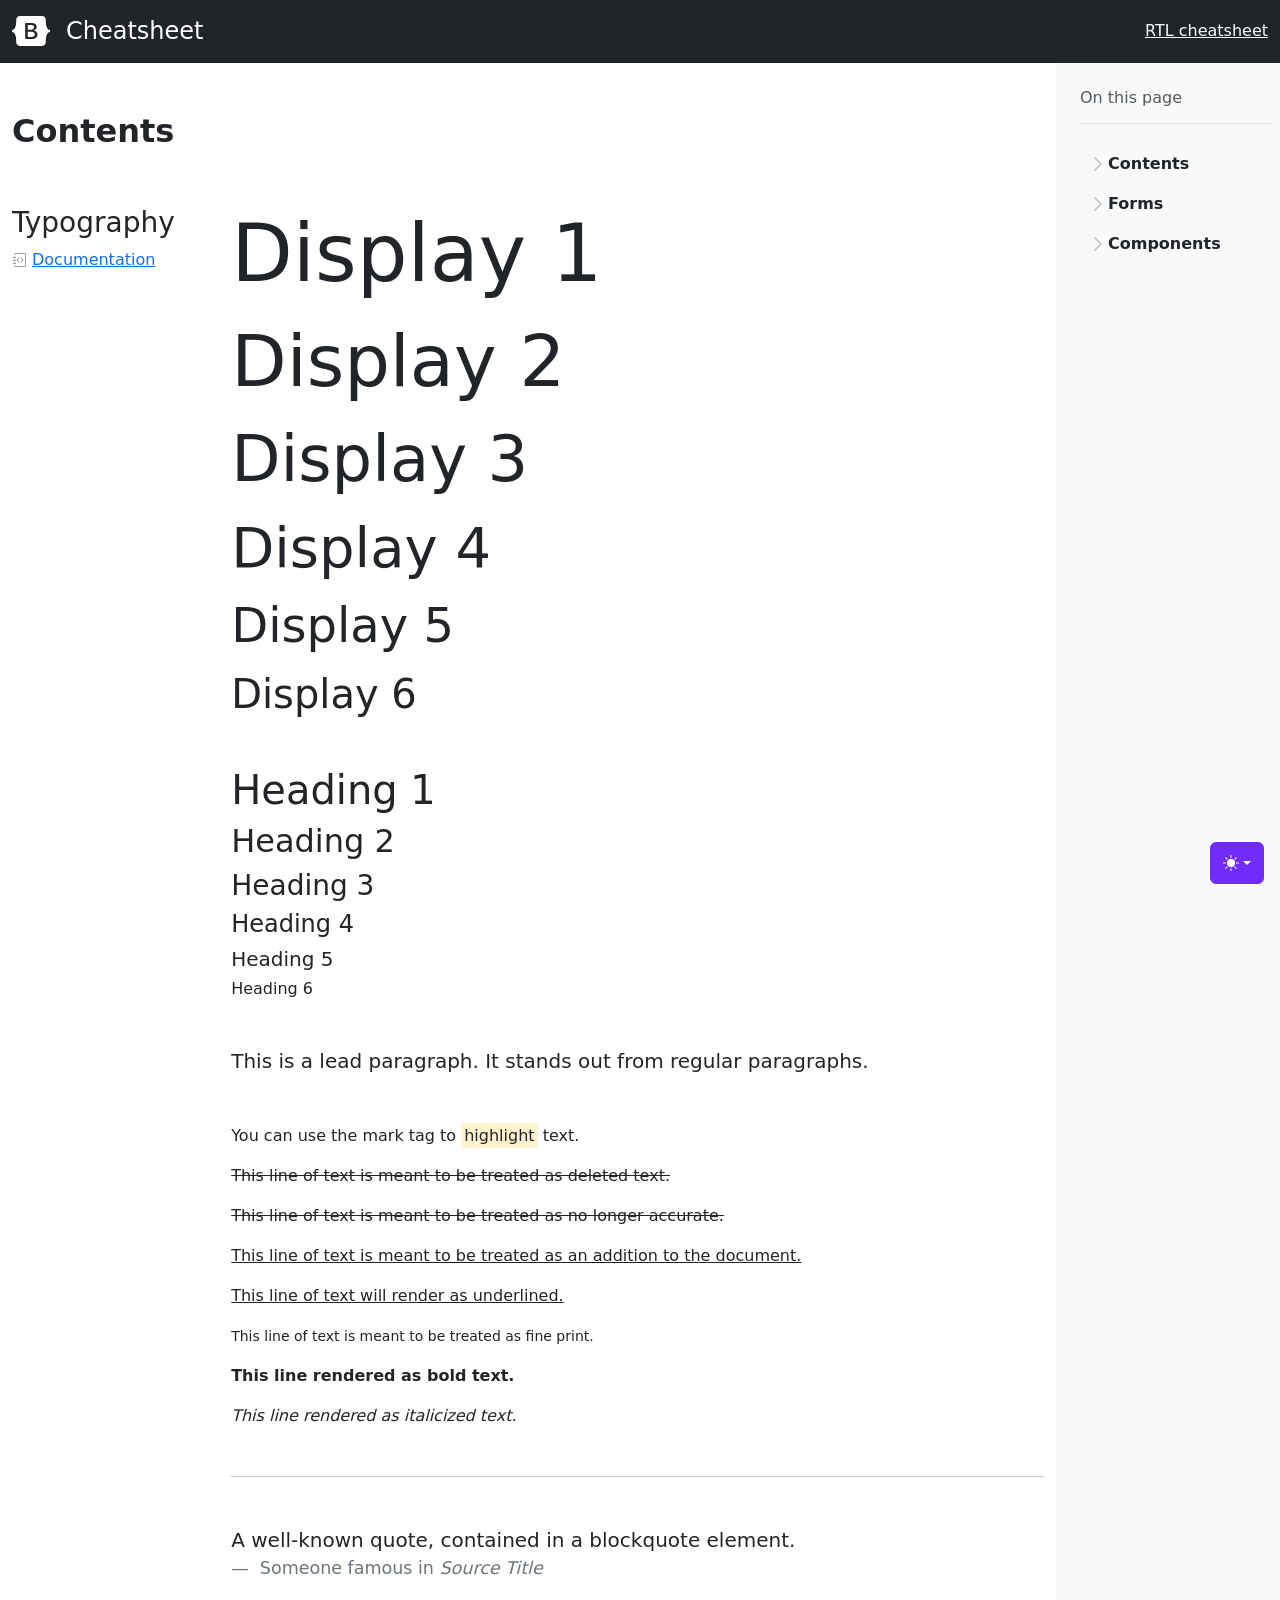
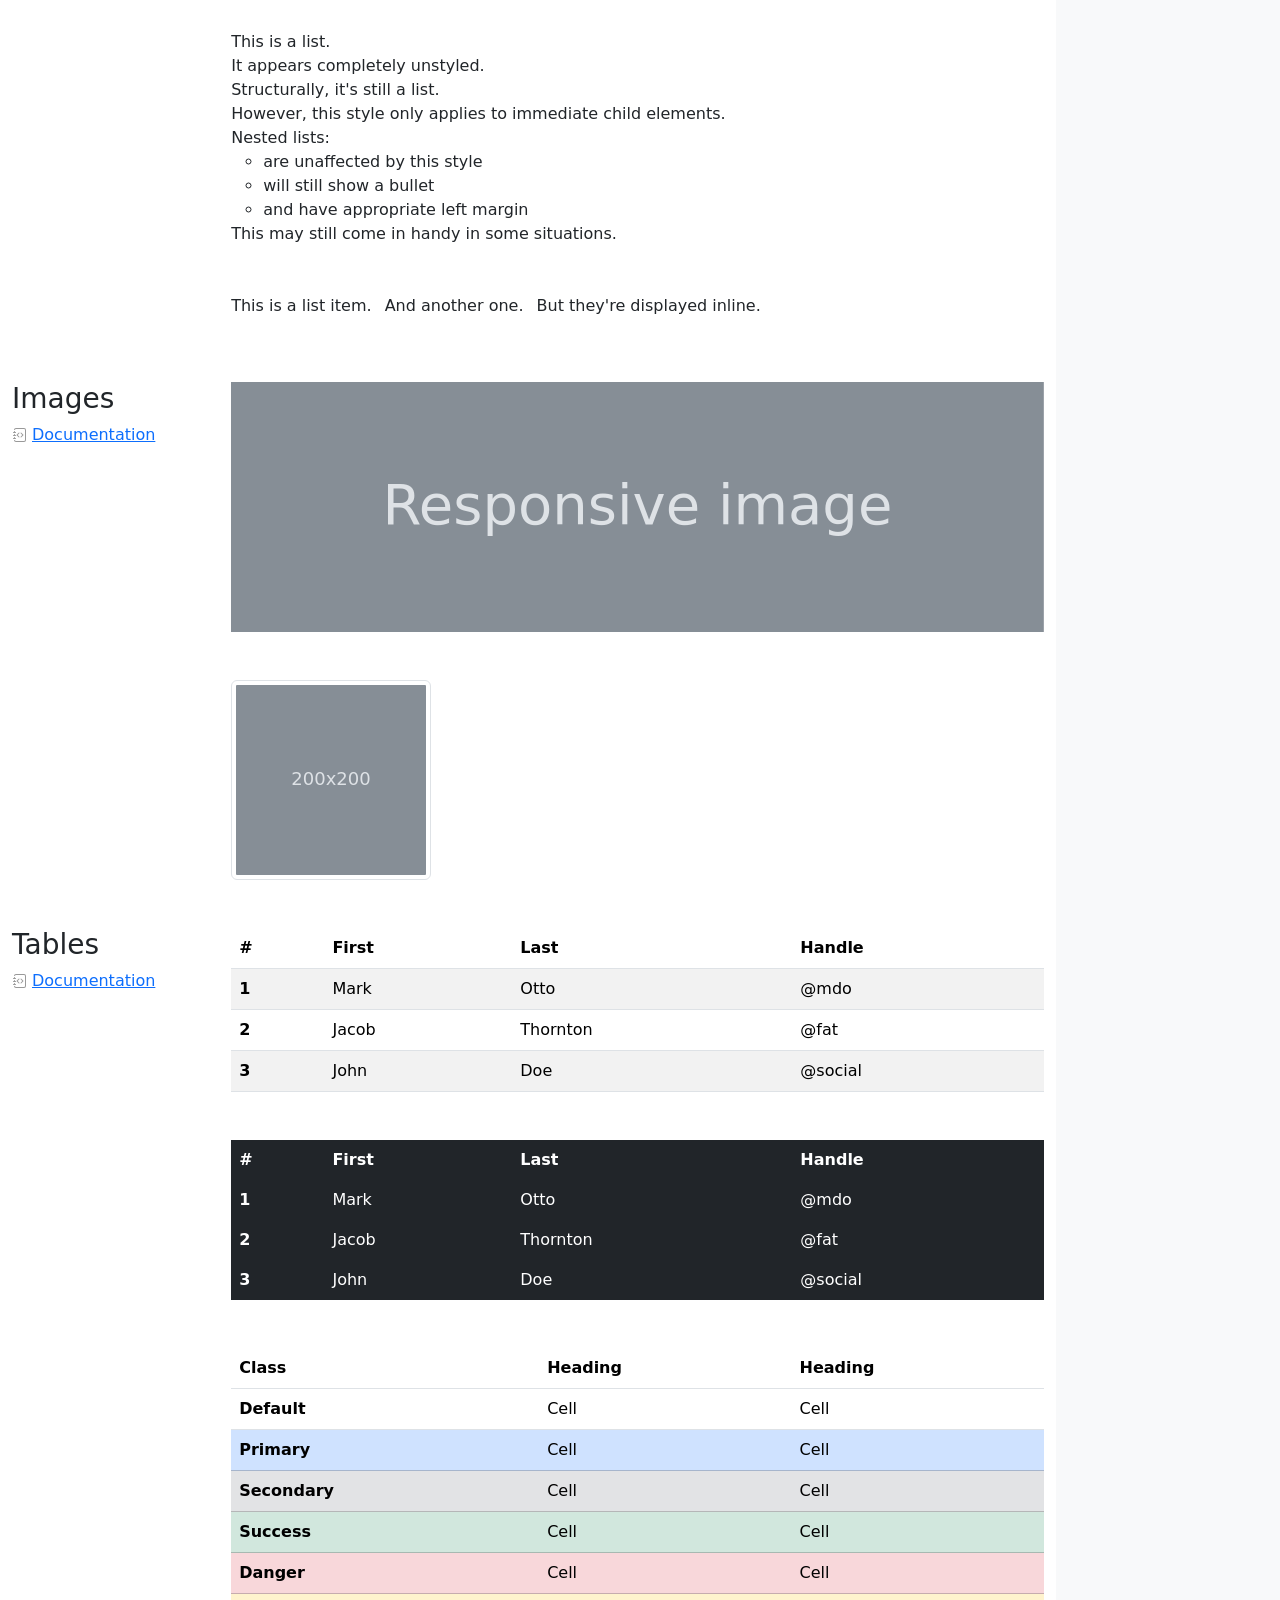
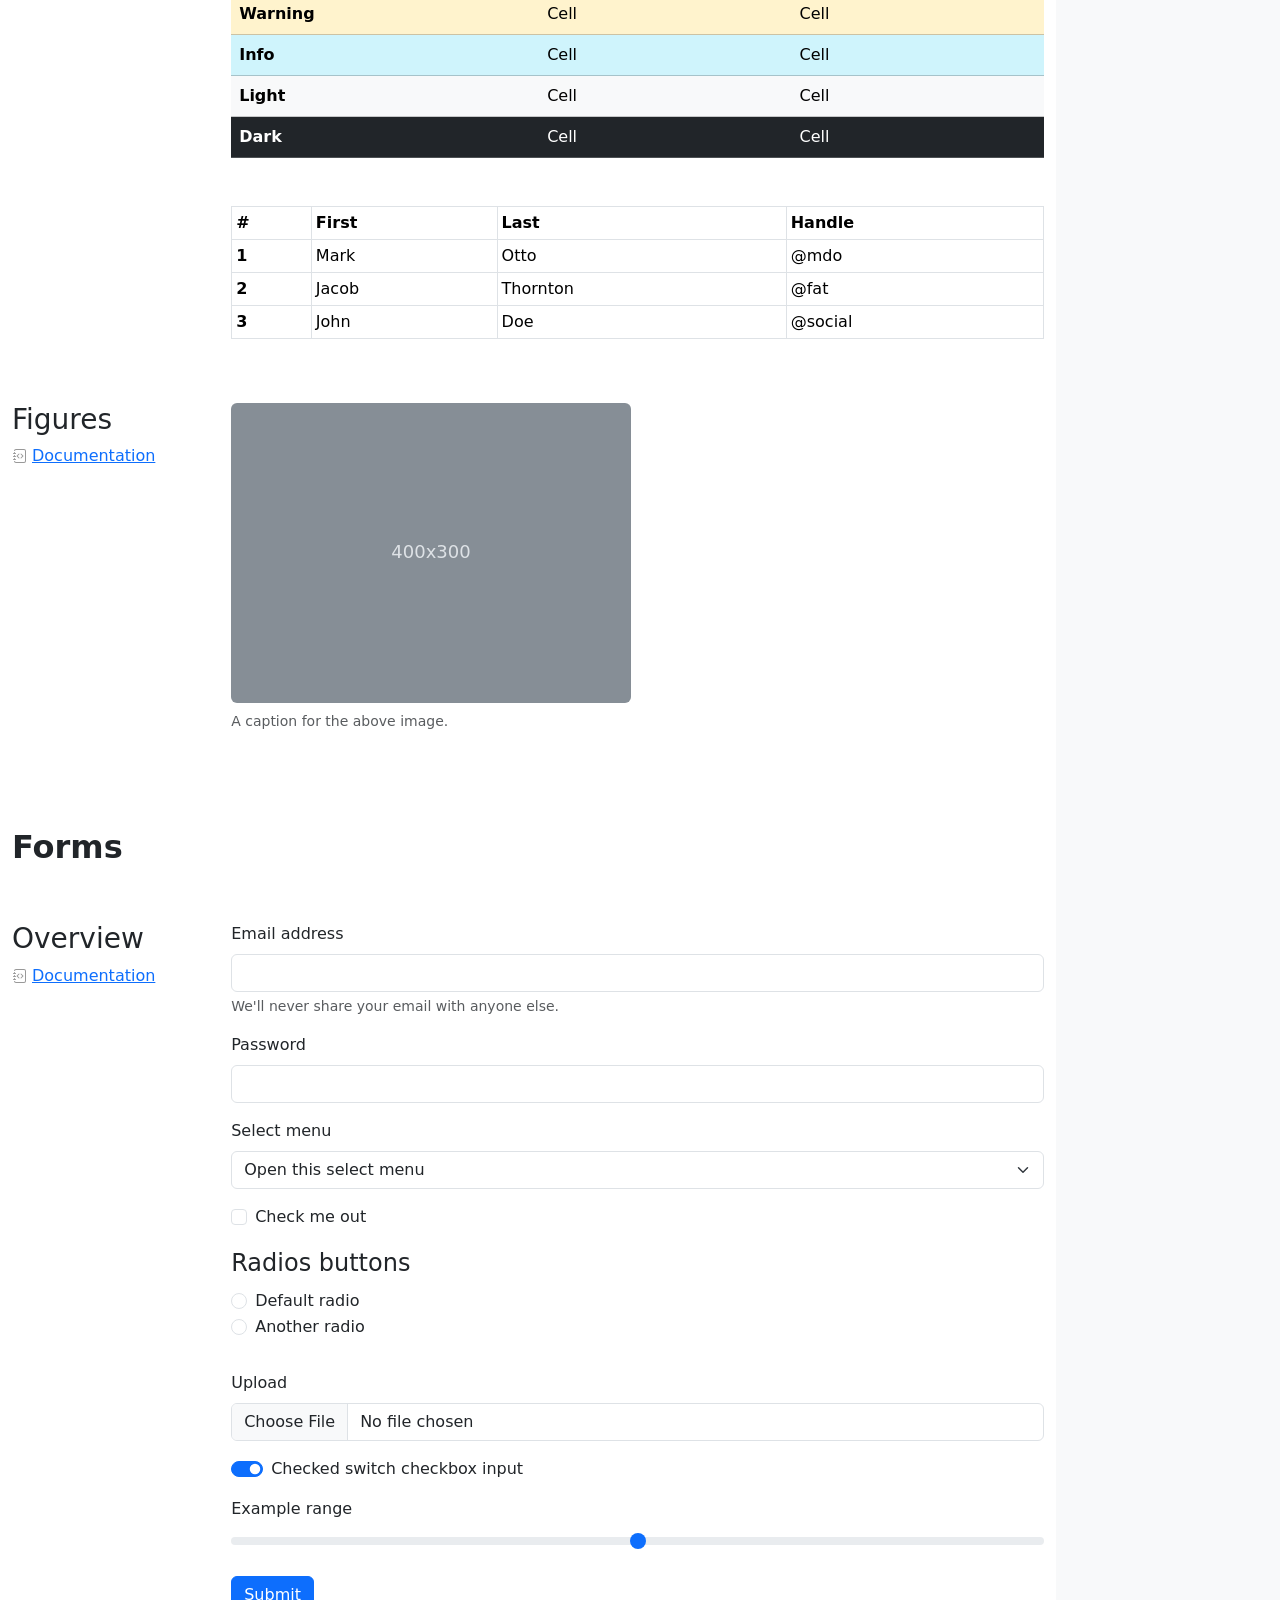
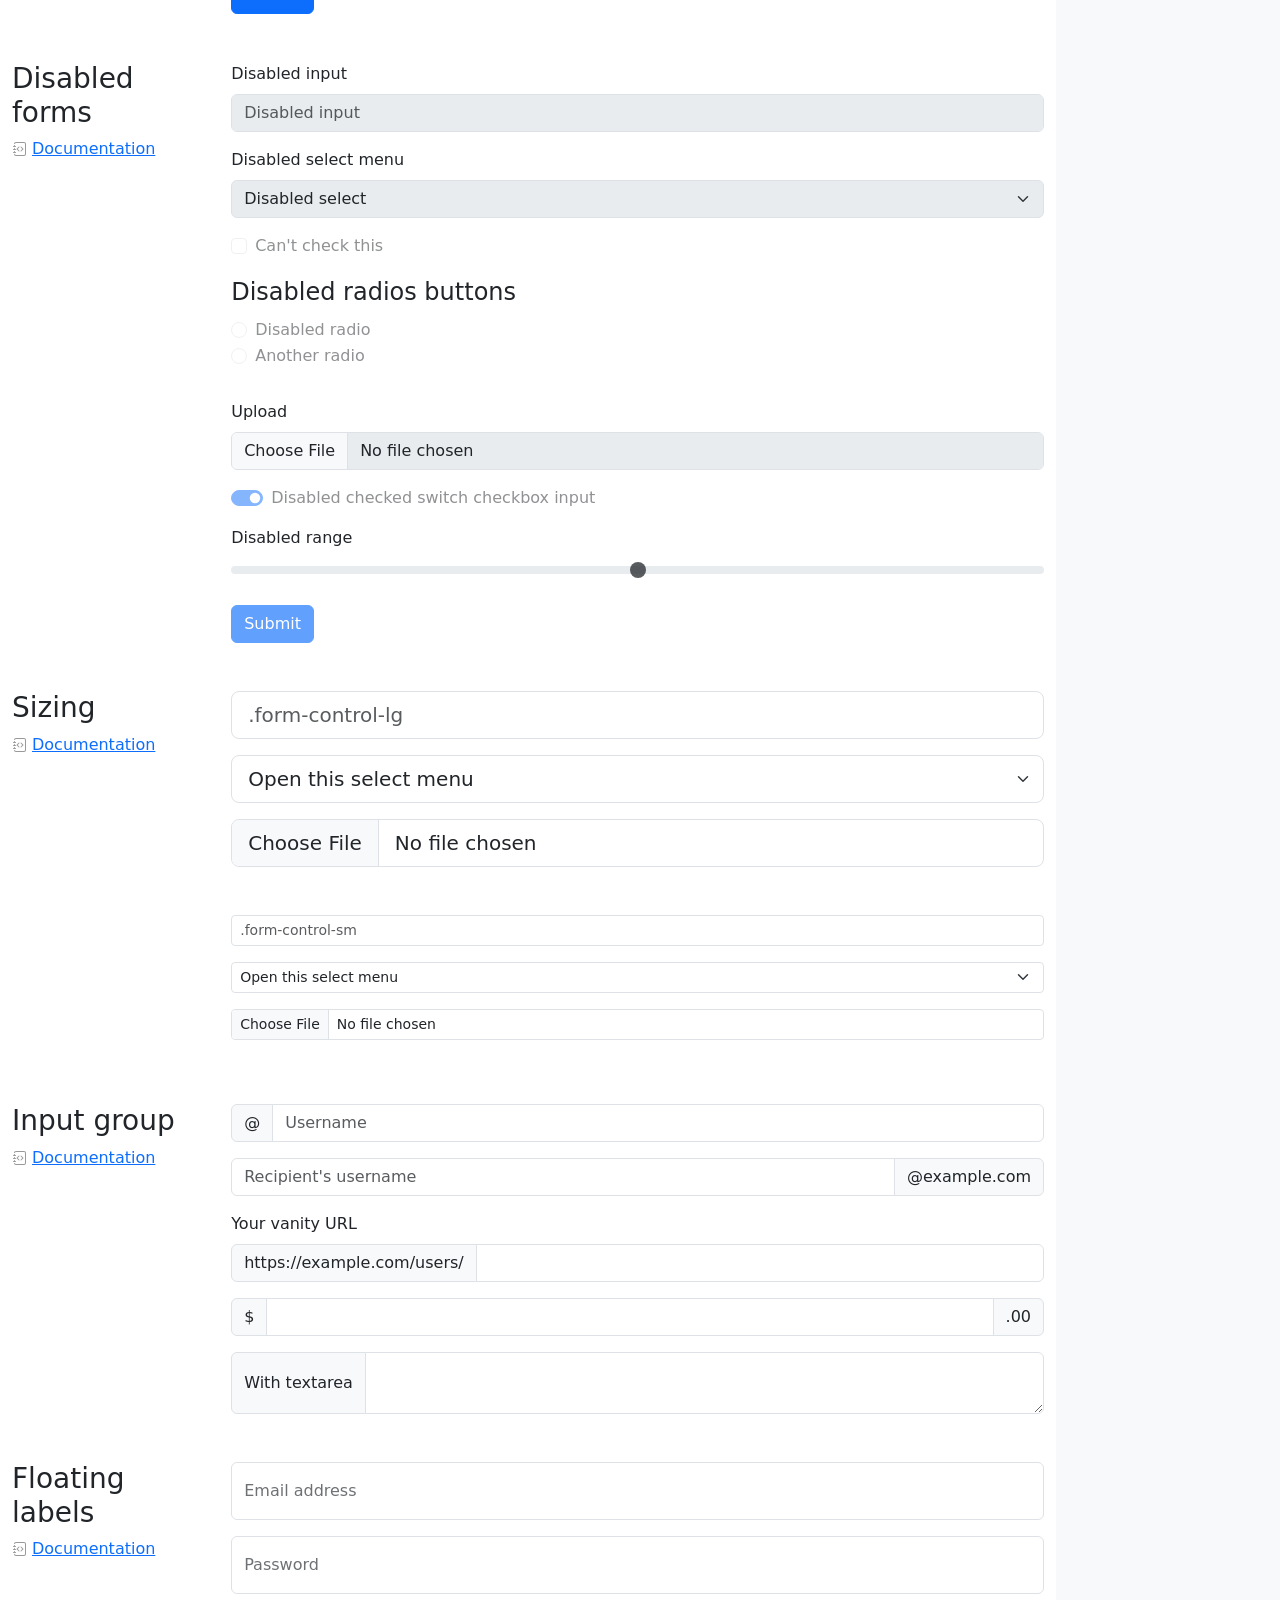
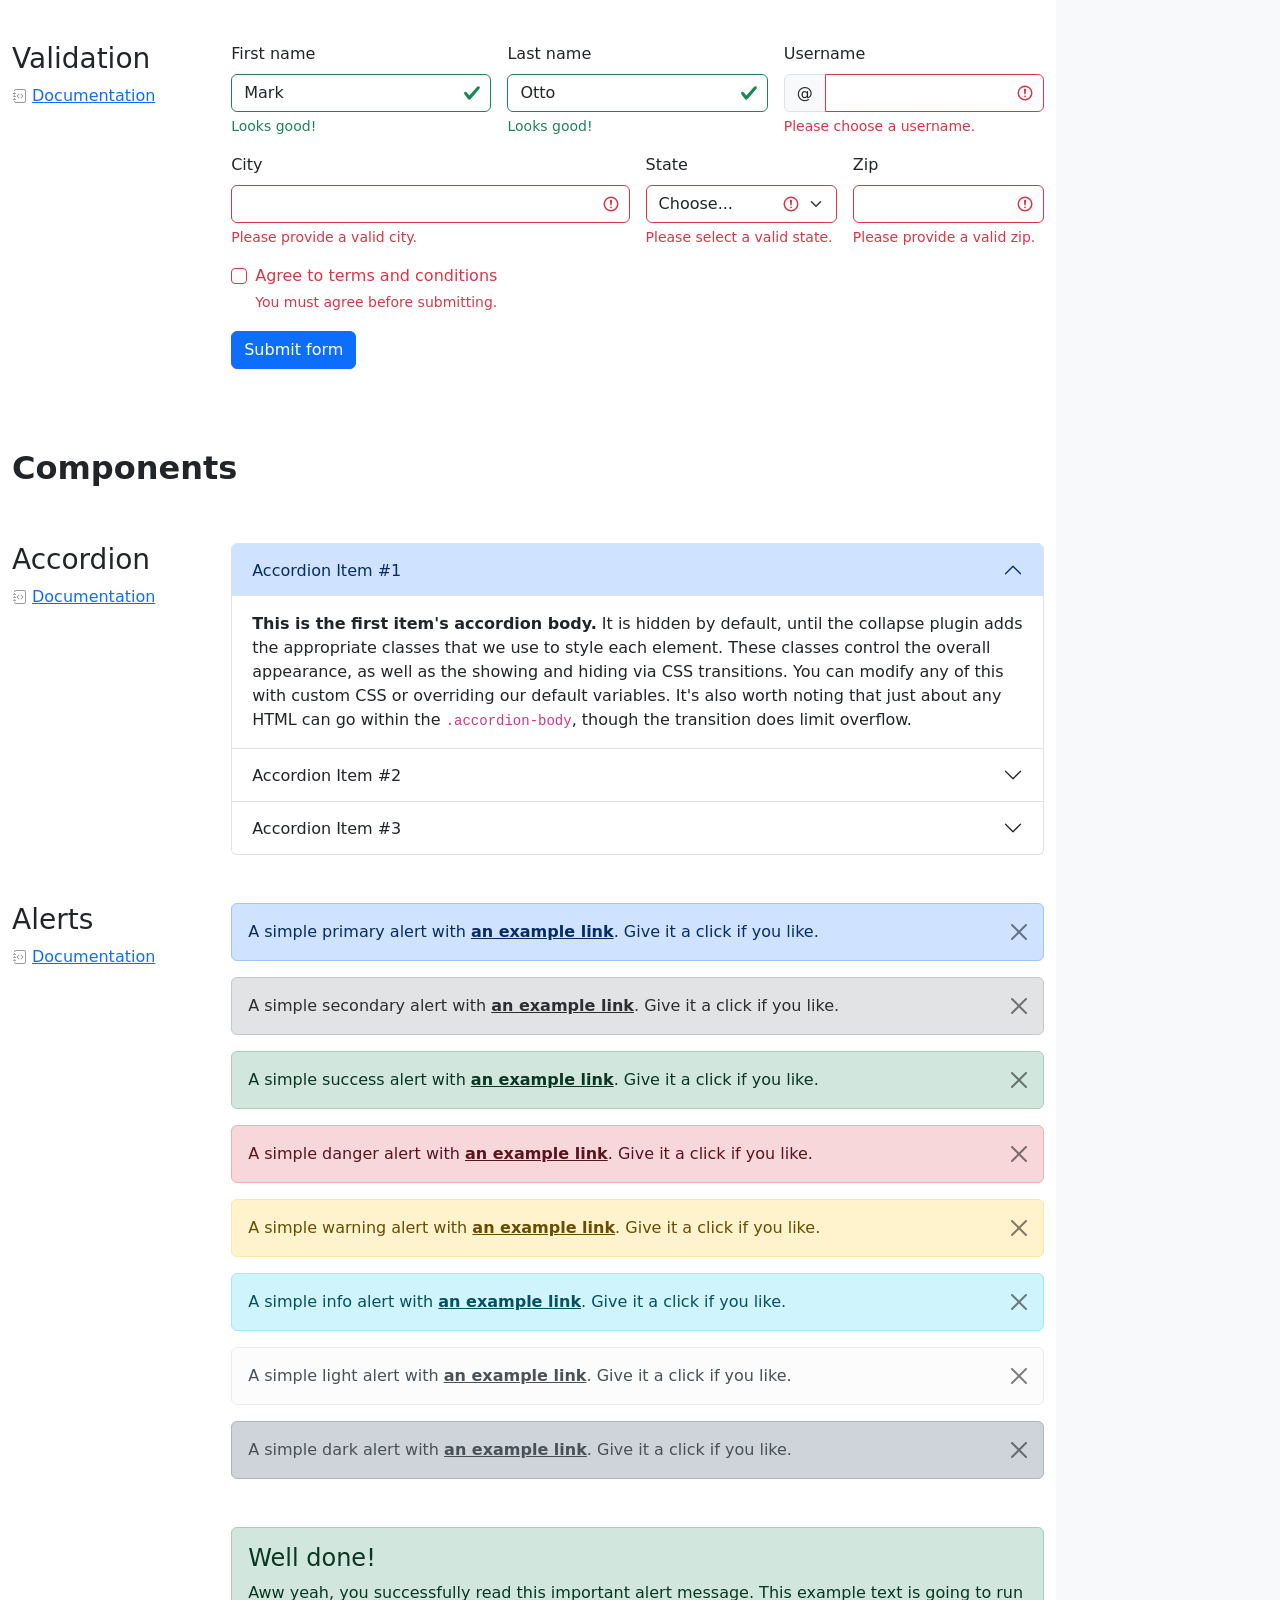
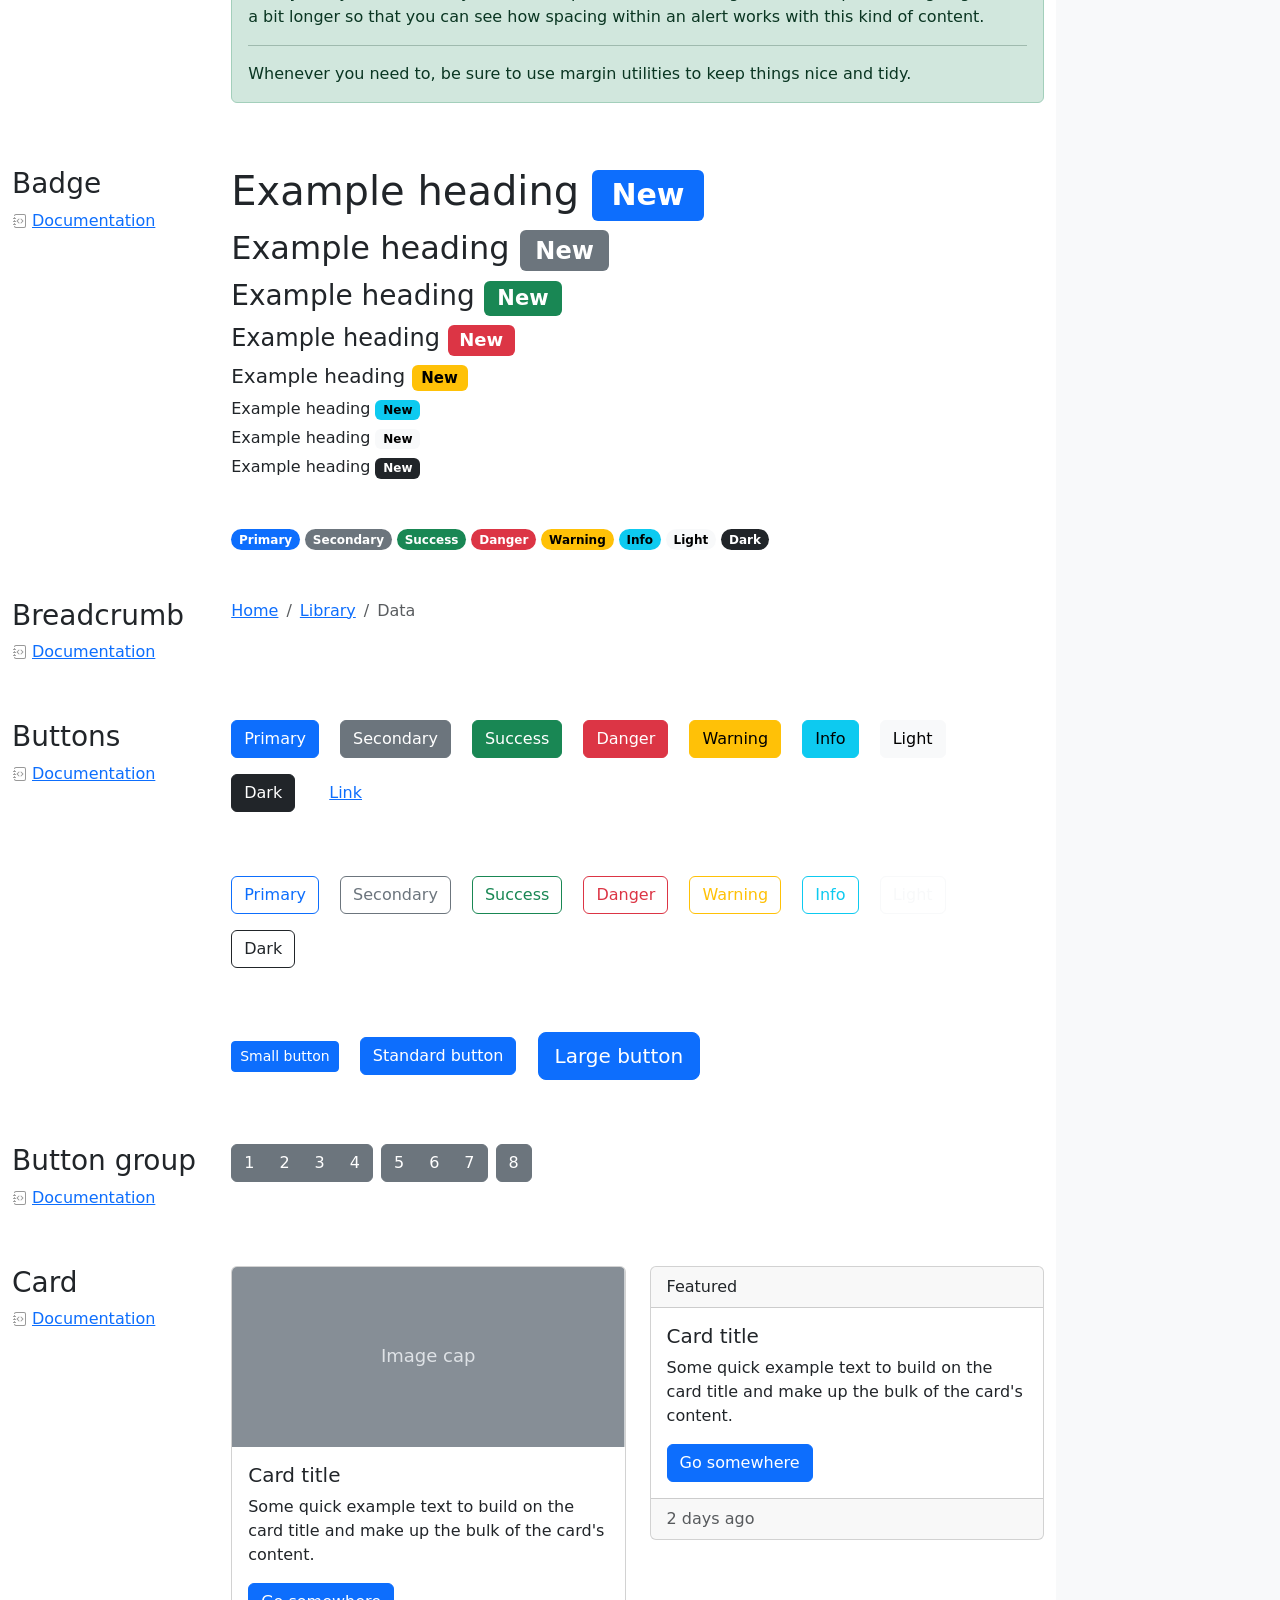
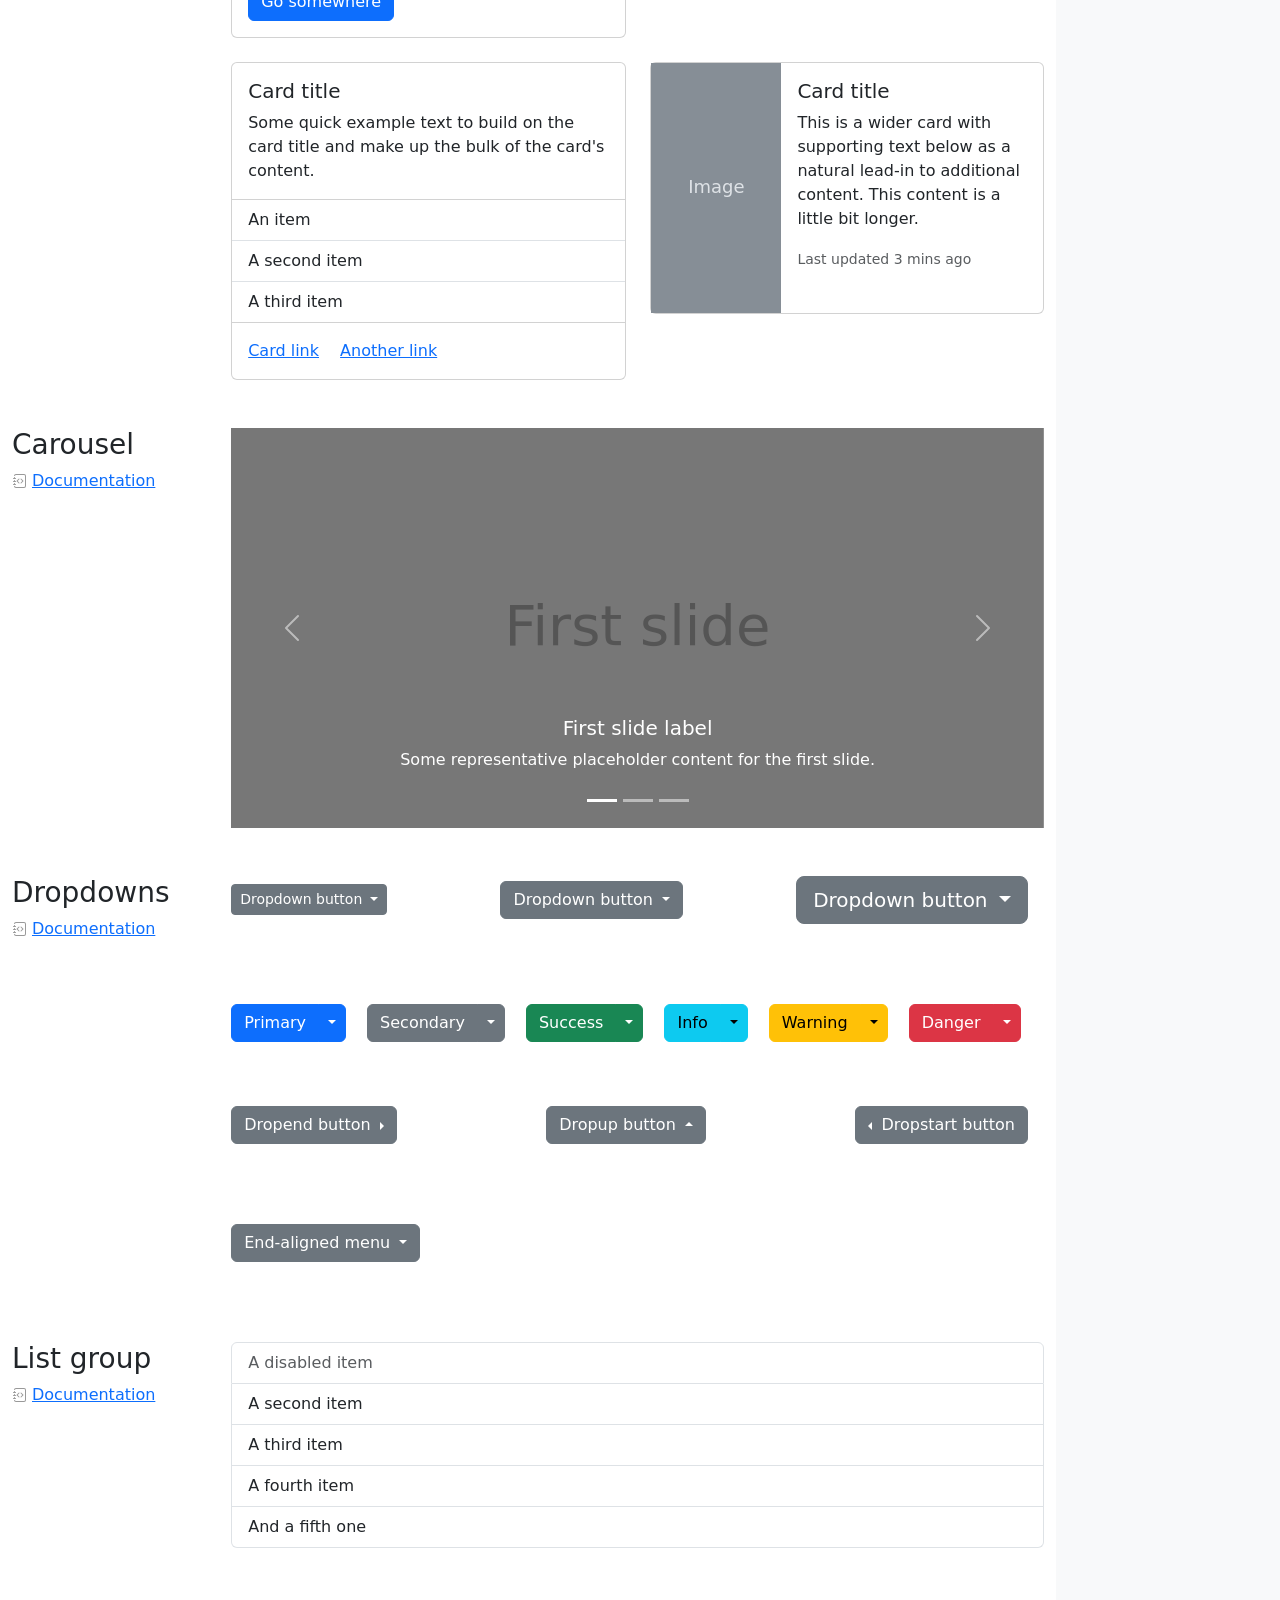
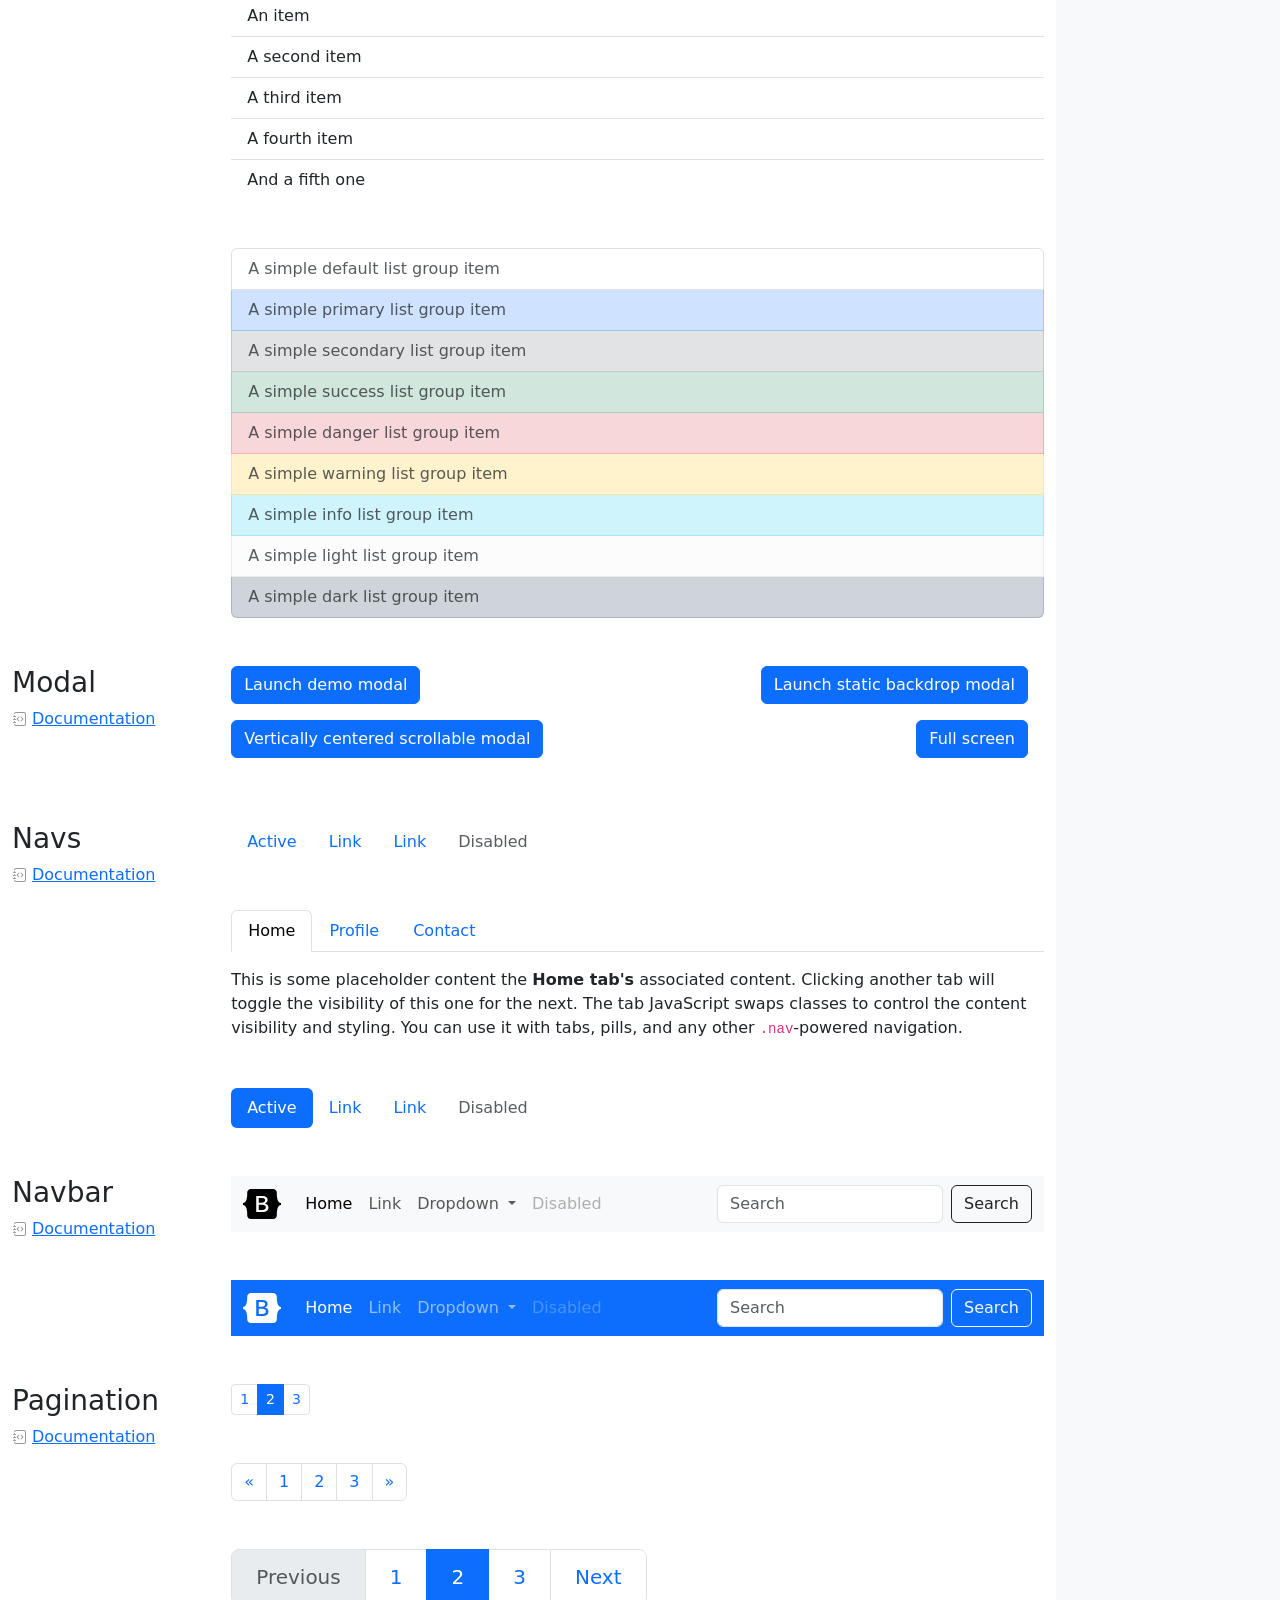
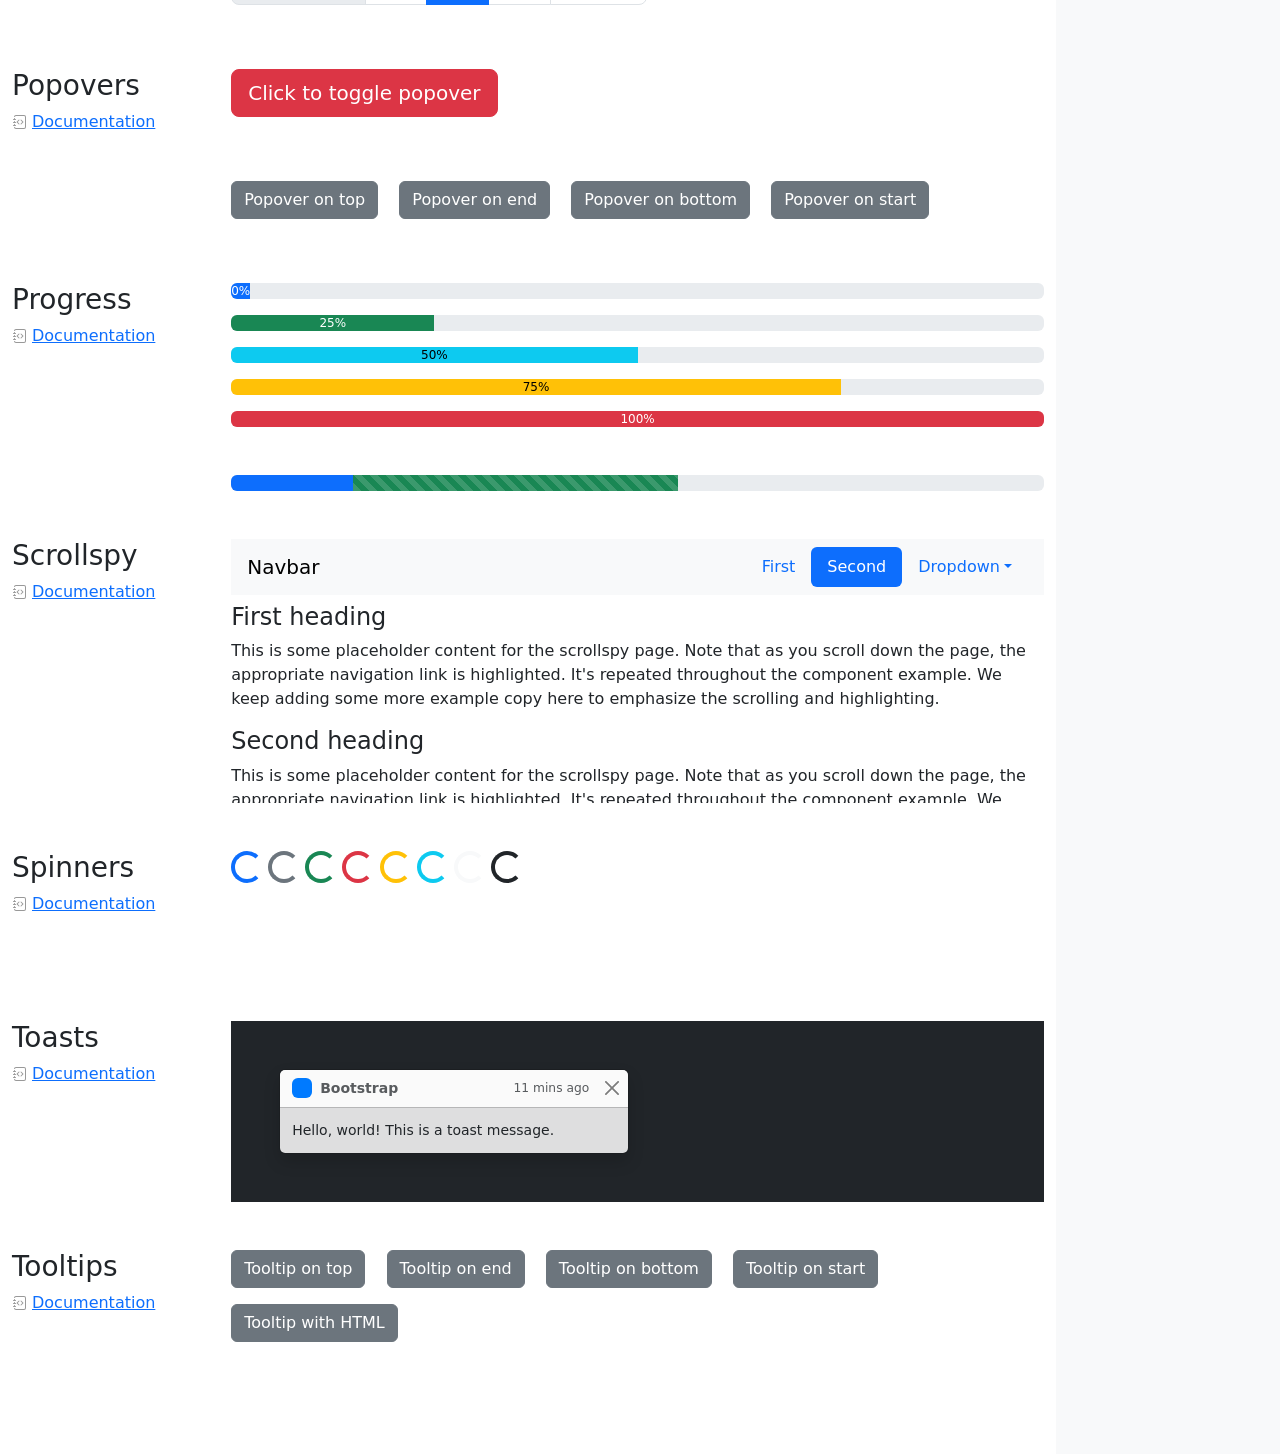
<file: hcj plugins/bootstrap-5.3.8-examples/bootstrap-5.3.8-examples/cheatsheet/index.html>
<!doctype html>
<html lang="en" data-bs-theme="auto">
  <head>
    <meta charset="utf-8" />
    <meta name="viewport" content="width=device-width, initial-scale=1" />
    <meta name="description" content="" />
    <meta
      name="author"
      content="Mark Otto, Jacob Thornton, and Bootstrap contributors"
    />
    <meta name="generator" content="Astro v5.13.2" />
    <title>Cheatsheet · Bootstrap v5.3</title>
    <link
      rel="canonical"
      href="https://getbootstrap.com/docs/5.3/examples/cheatsheet/"
    />
    <script src="../assets/js/color-modes.js"></script>
    <link href="../assets/dist/css/bootstrap.min.css" rel="stylesheet" />
    <meta name="theme-color" content="#712cf9" />
    <link href="cheatsheet.css" rel="stylesheet" />
    <style>
      .bd-placeholder-img {
        font-size: 1.125rem;
        text-anchor: middle;
        -webkit-user-select: none;
        -moz-user-select: none;
        user-select: none;
      }
      @media (min-width: 768px) {
        .bd-placeholder-img-lg {
          font-size: 3.5rem;
        }
      }
      .b-example-divider {
        width: 100%;
        height: 3rem;
        background-color: #0000001a;
        border: solid rgba(0, 0, 0, 0.15);
        border-width: 1px 0;
        box-shadow:
          inset 0 0.5em 1.5em #0000001a,
          inset 0 0.125em 0.5em #00000026;
      }
      .b-example-vr {
        flex-shrink: 0;
        width: 1.5rem;
        height: 100vh;
      }
      .bi {
        vertical-align: -0.125em;
        fill: currentColor;
      }
      .nav-scroller {
        position: relative;
        z-index: 2;
        height: 2.75rem;
        overflow-y: hidden;
      }
      .nav-scroller .nav {
        display: flex;
        flex-wrap: nowrap;
        padding-bottom: 1rem;
        margin-top: -1px;
        overflow-x: auto;
        text-align: center;
        white-space: nowrap;
        -webkit-overflow-scrolling: touch;
      }
      .btn-bd-primary {
        --bd-violet-bg: #712cf9;
        --bd-violet-rgb: 112.520718, 44.062154, 249.437846;
        --bs-btn-font-weight: 600;
        --bs-btn-color: var(--bs-white);
        --bs-btn-bg: var(--bd-violet-bg);
        --bs-btn-border-color: var(--bd-violet-bg);
        --bs-btn-hover-color: var(--bs-white);
        --bs-btn-hover-bg: #6528e0;
        --bs-btn-hover-border-color: #6528e0;
        --bs-btn-focus-shadow-rgb: var(--bd-violet-rgb);
        --bs-btn-active-color: var(--bs-btn-hover-color);
        --bs-btn-active-bg: #5a23c8;
        --bs-btn-active-border-color: #5a23c8;
      }
      .bd-mode-toggle {
        z-index: 1500;
      }
      .bd-mode-toggle .bi {
        width: 1em;
        height: 1em;
      }
      .bd-mode-toggle .dropdown-menu .active .bi {
        display: block !important;
      }
    </style>
  </head>
  <body class="bg-body-tertiary">
    <svg xmlns="http://www.w3.org/2000/svg" class="d-none">
      <symbol id="check2" viewBox="0 0 16 16">
        <path
          d="M13.854 3.646a.5.5 0 0 1 0 .708l-7 7a.5.5 0 0 1-.708 0l-3.5-3.5a.5.5 0 1 1 .708-.708L6.5 10.293l6.646-6.647a.5.5 0 0 1 .708 0z"
        ></path>
      </symbol>
      <symbol id="circle-half" viewBox="0 0 16 16">
        <path
          d="M8 15A7 7 0 1 0 8 1v14zm0 1A8 8 0 1 1 8 0a8 8 0 0 1 0 16z"
        ></path>
      </symbol>
      <symbol id="moon-stars-fill" viewBox="0 0 16 16">
        <path
          d="M6 .278a.768.768 0 0 1 .08.858 7.208 7.208 0 0 0-.878 3.46c0 4.021 3.278 7.277 7.318 7.277.527 0 1.04-.055 1.533-.16a.787.787 0 0 1 .81.316.733.733 0 0 1-.031.893A8.349 8.349 0 0 1 8.344 16C3.734 16 0 12.286 0 7.71 0 4.266 2.114 1.312 5.124.06A.752.752 0 0 1 6 .278z"
        ></path>
        <path
          d="M10.794 3.148a.217.217 0 0 1 .412 0l.387 1.162c.173.518.579.924 1.097 1.097l1.162.387a.217.217 0 0 1 0 .412l-1.162.387a1.734 1.734 0 0 0-1.097 1.097l-.387 1.162a.217.217 0 0 1-.412 0l-.387-1.162A1.734 1.734 0 0 0 9.31 6.593l-1.162-.387a.217.217 0 0 1 0-.412l1.162-.387a1.734 1.734 0 0 0 1.097-1.097l.387-1.162zM13.863.099a.145.145 0 0 1 .274 0l.258.774c.115.346.386.617.732.732l.774.258a.145.145 0 0 1 0 .274l-.774.258a1.156 1.156 0 0 0-.732.732l-.258.774a.145.145 0 0 1-.274 0l-.258-.774a1.156 1.156 0 0 0-.732-.732l-.774-.258a.145.145 0 0 1 0-.274l.774-.258c.346-.115.617-.386.732-.732L13.863.1z"
        ></path>
      </symbol>
      <symbol id="sun-fill" viewBox="0 0 16 16">
        <path
          d="M8 12a4 4 0 1 0 0-8 4 4 0 0 0 0 8zM8 0a.5.5 0 0 1 .5.5v2a.5.5 0 0 1-1 0v-2A.5.5 0 0 1 8 0zm0 13a.5.5 0 0 1 .5.5v2a.5.5 0 0 1-1 0v-2A.5.5 0 0 1 8 13zm8-5a.5.5 0 0 1-.5.5h-2a.5.5 0 0 1 0-1h2a.5.5 0 0 1 .5.5zM3 8a.5.5 0 0 1-.5.5h-2a.5.5 0 0 1 0-1h2A.5.5 0 0 1 3 8zm10.657-5.657a.5.5 0 0 1 0 .707l-1.414 1.415a.5.5 0 1 1-.707-.708l1.414-1.414a.5.5 0 0 1 .707 0zm-9.193 9.193a.5.5 0 0 1 0 .707L3.05 13.657a.5.5 0 0 1-.707-.707l1.414-1.414a.5.5 0 0 1 .707 0zm9.193 2.121a.5.5 0 0 1-.707 0l-1.414-1.414a.5.5 0 0 1 .707-.707l1.414 1.414a.5.5 0 0 1 0 .707zM4.464 4.465a.5.5 0 0 1-.707 0L2.343 3.05a.5.5 0 1 1 .707-.707l1.414 1.414a.5.5 0 0 1 0 .708z"
        ></path>
      </symbol>
    </svg>
    <div
      class="dropdown position-fixed bottom-0 end-0 mb-3 me-3 bd-mode-toggle"
    >
      <button
        class="btn btn-bd-primary py-2 dropdown-toggle d-flex align-items-center"
        id="bd-theme"
        type="button"
        aria-expanded="false"
        data-bs-toggle="dropdown"
        aria-label="Toggle theme (auto)"
      >
        <svg class="bi my-1 theme-icon-active" aria-hidden="true">
          <use href="#circle-half"></use>
        </svg>
        <span class="visually-hidden" id="bd-theme-text">Toggle theme</span>
      </button>
      <ul
        class="dropdown-menu dropdown-menu-end shadow"
        aria-labelledby="bd-theme-text"
      >
        <li>
          <button
            type="button"
            class="dropdown-item d-flex align-items-center"
            data-bs-theme-value="light"
            aria-pressed="false"
          >
            <svg class="bi me-2 opacity-50" aria-hidden="true">
              <use href="#sun-fill"></use>
            </svg>
            Light
            <svg class="bi ms-auto d-none" aria-hidden="true">
              <use href="#check2"></use>
            </svg>
          </button>
        </li>
        <li>
          <button
            type="button"
            class="dropdown-item d-flex align-items-center"
            data-bs-theme-value="dark"
            aria-pressed="false"
          >
            <svg class="bi me-2 opacity-50" aria-hidden="true">
              <use href="#moon-stars-fill"></use>
            </svg>
            Dark
            <svg class="bi ms-auto d-none" aria-hidden="true">
              <use href="#check2"></use>
            </svg>
          </button>
        </li>
        <li>
          <button
            type="button"
            class="dropdown-item d-flex align-items-center active"
            data-bs-theme-value="auto"
            aria-pressed="true"
          >
            <svg class="bi me-2 opacity-50" aria-hidden="true">
              <use href="#circle-half"></use>
            </svg>
            Auto
            <svg class="bi ms-auto d-none" aria-hidden="true">
              <use href="#check2"></use>
            </svg>
          </button>
        </li>
      </ul>
    </div>
    <header
      class="bd-header bg-dark py-3 d-flex align-items-stretch border-bottom border-dark"
    >
      <div class="container-fluid d-flex align-items-center">
        <h1 class="d-flex align-items-center fs-4 text-white mb-0">
          <img
            src="../assets/brand/bootstrap-logo-white.svg"
            width="38"
            height="30"
            class="me-3"
            alt="Bootstrap"
          />
          Cheatsheet
        </h1>
        <a
          href="../examples/cheatsheet-rtl/"
          class="ms-auto link-light"
          hreflang="ar"
          >RTL cheatsheet</a
        >
      </div>
    </header>
    <aside
      class="bd-aside sticky-xl-top text-body-secondary align-self-start mb-3 mb-xl-5 px-2"
    >
      <h2 class="h6 pt-4 pb-3 mb-4 border-bottom">On this page</h2>
      <nav class="small" id="toc">
        <ul class="list-unstyled">
          <li class="my-2">
            <button
              type="button"
              class="btn d-inline-flex align-items-center collapsed border-0"
              data-bs-toggle="collapse"
              aria-expanded="false"
              data-bs-target="#contents-collapse"
              aria-controls="contents-collapse"
            >
              Contents
            </button>
            <ul class="list-unstyled ps-3 collapse" id="contents-collapse">
              <li>
                <a
                  class="d-inline-flex align-items-center rounded text-decoration-none"
                  href="#typography"
                  >Typography</a
                >
              </li>
              <li>
                <a
                  class="d-inline-flex align-items-center rounded text-decoration-none"
                  href="#images"
                  >Images</a
                >
              </li>
              <li>
                <a
                  class="d-inline-flex align-items-center rounded text-decoration-none"
                  href="#tables"
                  >Tables</a
                >
              </li>
              <li>
                <a
                  class="d-inline-flex align-items-center rounded text-decoration-none"
                  href="#figures"
                  >Figures</a
                >
              </li>
            </ul>
          </li>
          <li class="my-2">
            <button
              type="button"
              class="btn d-inline-flex align-items-center collapsed border-0"
              data-bs-toggle="collapse"
              aria-expanded="false"
              data-bs-target="#forms-collapse"
              aria-controls="forms-collapse"
            >
              Forms
            </button>
            <ul class="list-unstyled ps-3 collapse" id="forms-collapse">
              <li>
                <a
                  class="d-inline-flex align-items-center rounded text-decoration-none"
                  href="#overview"
                  >Overview</a
                >
              </li>
              <li>
                <a
                  class="d-inline-flex align-items-center rounded text-decoration-none"
                  href="#disabled-forms"
                  >Disabled forms</a
                >
              </li>
              <li>
                <a
                  class="d-inline-flex align-items-center rounded text-decoration-none"
                  href="#sizing"
                  >Sizing</a
                >
              </li>
              <li>
                <a
                  class="d-inline-flex align-items-center rounded text-decoration-none"
                  href="#input-group"
                  >Input group</a
                >
              </li>
              <li>
                <a
                  class="d-inline-flex align-items-center rounded text-decoration-none"
                  href="#floating-labels"
                  >Floating labels</a
                >
              </li>
              <li>
                <a
                  class="d-inline-flex align-items-center rounded text-decoration-none"
                  href="#validation"
                  >Validation</a
                >
              </li>
            </ul>
          </li>
          <li class="my-2">
            <button
              type="button"
              class="btn d-inline-flex align-items-center collapsed border-0"
              data-bs-toggle="collapse"
              aria-expanded="false"
              data-bs-target="#components-collapse"
              aria-controls="components-collapse"
            >
              Components
            </button>
            <ul class="list-unstyled ps-3 collapse" id="components-collapse">
              <li>
                <a
                  class="d-inline-flex align-items-center rounded text-decoration-none"
                  href="#accordion"
                  >Accordion</a
                >
              </li>
              <li>
                <a
                  class="d-inline-flex align-items-center rounded text-decoration-none"
                  href="#alerts"
                  >Alerts</a
                >
              </li>
              <li>
                <a
                  class="d-inline-flex align-items-center rounded text-decoration-none"
                  href="#badge"
                  >Badge</a
                >
              </li>
              <li>
                <a
                  class="d-inline-flex align-items-center rounded text-decoration-none"
                  href="#breadcrumb"
                  >Breadcrumb</a
                >
              </li>
              <li>
                <a
                  class="d-inline-flex align-items-center rounded text-decoration-none"
                  href="#buttons"
                  >Buttons</a
                >
              </li>
              <li>
                <a
                  class="d-inline-flex align-items-center rounded text-decoration-none"
                  href="#button-group"
                  >Button group</a
                >
              </li>
              <li>
                <a
                  class="d-inline-flex align-items-center rounded text-decoration-none"
                  href="#card"
                  >Card</a
                >
              </li>
              <li>
                <a
                  class="d-inline-flex align-items-center rounded text-decoration-none"
                  href="#carousel"
                  >Carousel</a
                >
              </li>
              <li>
                <a
                  class="d-inline-flex align-items-center rounded text-decoration-none"
                  href="#dropdowns"
                  >Dropdowns</a
                >
              </li>
              <li>
                <a
                  class="d-inline-flex align-items-center rounded text-decoration-none"
                  href="#list-group"
                  >List group</a
                >
              </li>
              <li>
                <a
                  class="d-inline-flex align-items-center rounded text-decoration-none"
                  href="#modal"
                  >Modal</a
                >
              </li>
              <li>
                <a
                  class="d-inline-flex align-items-center rounded text-decoration-none"
                  href="#navs"
                  >Navs</a
                >
              </li>
              <li>
                <a
                  class="d-inline-flex align-items-center rounded text-decoration-none"
                  href="#navbar"
                  >Navbar</a
                >
              </li>
              <li>
                <a
                  class="d-inline-flex align-items-center rounded text-decoration-none"
                  href="#pagination"
                  >Pagination</a
                >
              </li>
              <li>
                <a
                  class="d-inline-flex align-items-center rounded text-decoration-none"
                  href="#popovers"
                  >Popovers</a
                >
              </li>
              <li>
                <a
                  class="d-inline-flex align-items-center rounded text-decoration-none"
                  href="#progress"
                  >Progress</a
                >
              </li>
              <li>
                <a
                  class="d-inline-flex align-items-center rounded text-decoration-none"
                  href="#scrollspy"
                  >Scrollspy</a
                >
              </li>
              <li>
                <a
                  class="d-inline-flex align-items-center rounded text-decoration-none"
                  href="#spinners"
                  >Spinners</a
                >
              </li>
              <li>
                <a
                  class="d-inline-flex align-items-center rounded text-decoration-none"
                  href="#toasts"
                  >Toasts</a
                >
              </li>
              <li>
                <a
                  class="d-inline-flex align-items-center rounded text-decoration-none"
                  href="#tooltips"
                  >Tooltips</a
                >
              </li>
            </ul>
          </li>
        </ul>
      </nav>
    </aside>
    <main class="bd-cheatsheet container-fluid bg-body">
      <section id="content">
        <h2 class="sticky-xl-top fw-bold pt-3 pt-xl-5 pb-2 pb-xl-3">
          Contents
        </h2>
        <article class="my-3" id="typography">
          <div
            class="bd-heading sticky-xl-top align-self-start mt-5 mb-3 mt-xl-0 mb-xl-2"
          >
            <h3>Typography</h3>
            <a class="d-flex align-items-center" href="../content/typography"
              >Documentation</a
            >
          </div>
          <div>
            <div class="bd-example-snippet bd-code-snippet">
              <div class="bd-example m-0 border-0">
                <p class="display-1">Display 1</p>
                <p class="display-2">Display 2</p>
                <p class="display-3">Display 3</p>
                <p class="display-4">Display 4</p>
                <p class="display-5">Display 5</p>
                <p class="display-6">Display 6</p>
              </div>
            </div>
            <div class="bd-example-snippet bd-code-snippet">
              <div class="bd-example m-0 border-0">
                <p class="h1">Heading 1</p>
                <p class="h2">Heading 2</p>
                <p class="h3">Heading 3</p>
                <p class="h4">Heading 4</p>
                <p class="h5">Heading 5</p>
                <p class="h6">Heading 6</p>
              </div>
            </div>
            <div class="bd-example-snippet bd-code-snippet">
              <div class="bd-example m-0 border-0">
                <p class="lead">
                  This is a lead paragraph. It stands out from regular
                  paragraphs.
                </p>
              </div>
            </div>
            <div class="bd-example-snippet bd-code-snippet">
              <div class="bd-example m-0 border-0">
                <p>You can use the mark tag to <mark>highlight</mark> text.</p>
                <p>
                  <del
                    >This line of text is meant to be treated as deleted
                    text.</del
                  >
                </p>
                <p>
                  <s
                    >This line of text is meant to be treated as no longer
                    accurate.</s
                  >
                </p>
                <p>
                  <ins
                    >This line of text is meant to be treated as an addition to
                    the document.</ins
                  >
                </p>
                <p><u>This line of text will render as underlined.</u></p>
                <p>
                  <small
                    >This line of text is meant to be treated as fine
                    print.</small
                  >
                </p>
                <p><strong>This line rendered as bold text.</strong></p>
                <p><em>This line rendered as italicized text.</em></p>
              </div>
            </div>
            <div class="bd-example-snippet bd-code-snippet">
              <div class="bd-example m-0 border-0">
                <hr />
              </div>
            </div>
            <div class="bd-example-snippet bd-code-snippet">
              <div class="bd-example m-0 border-0">
                <blockquote class="blockquote">
                  <p>A well-known quote, contained in a blockquote element.</p>
                  <footer class="blockquote-footer">
                    Someone famous in
                    <cite title="Source Title">Source Title</cite>
                  </footer>
                </blockquote>
              </div>
            </div>
            <div class="bd-example-snippet bd-code-snippet">
              <div class="bd-example m-0 border-0">
                <ul class="list-unstyled">
                  <li>This is a list.</li>
                  <li>It appears completely unstyled.</li>
                  <li>Structurally, it's still a list.</li>
                  <li>
                    However, this style only applies to immediate child
                    elements.
                  </li>
                  <li>
                    Nested lists:
                    <ul>
                      <li>are unaffected by this style</li>
                      <li>will still show a bullet</li>
                      <li>and have appropriate left margin</li>
                    </ul>
                  </li>
                  <li>This may still come in handy in some situations.</li>
                </ul>
              </div>
            </div>
            <div class="bd-example-snippet bd-code-snippet">
              <div class="bd-example m-0 border-0">
                <ul class="list-inline">
                  <li class="list-inline-item">This is a list item.</li>
                  <li class="list-inline-item">And another one.</li>
                  <li class="list-inline-item">
                    But they're displayed inline.
                  </li>
                </ul>
              </div>
            </div>
          </div>
        </article>
        <article class="my-3" id="images">
          <div
            class="bd-heading sticky-xl-top align-self-start mt-5 mb-3 mt-xl-0 mb-xl-2"
          >
            <h3>Images</h3>
            <a class="d-flex align-items-center" href="../content/images"
              >Documentation</a
            >
          </div>
          <div>
            <div class="bd-example-snippet bd-code-snippet">
              <div class="bd-example m-0 border-0">
                <svg
                  aria-label="Placeholder: Responsive image"
                  class="bd-placeholder-img bd-placeholder-img-lg img-fluid"
                  height="250"
                  preserveAspectRatio="xMidYMid slice"
                  role="img"
                  width="100%"
                  xmlns="http://www.w3.org/2000/svg"
                >
                  <title>Placeholder</title>
                  <rect width="100%" height="100%" fill="#868e96" />
                  <text x="50%" y="50%" fill="#dee2e6" dy=".3em">
                    Responsive image
                  </text>
                </svg>
              </div>
            </div>
            <div class="bd-example-snippet bd-code-snippet">
              <div class="bd-example m-0 border-0">
                <svg
                  aria-label="A generic square placeholder image with a white border around it, making it resemble a photograph taken with an old instant camera: 200x200"
                  class="bd-placeholder-img img-thumbnail"
                  height="200"
                  preserveAspectRatio="xMidYMid slice"
                  role="img"
                  width="200"
                  xmlns="http://www.w3.org/2000/svg"
                >
                  <title>
                    A generic square placeholder image with a white border
                    around it, making it resemble a photograph taken with an old
                    instant camera
                  </title>
                  <rect width="100%" height="100%" fill="#868e96" />
                  <text x="50%" y="50%" fill="#dee2e6" dy=".3em">200x200</text>
                </svg>
              </div>
            </div>
          </div>
        </article>
        <article class="my-3" id="tables">
          <div
            class="bd-heading sticky-xl-top align-self-start mt-5 mb-3 mt-xl-0 mb-xl-2"
          >
            <h3>Tables</h3>
            <a class="d-flex align-items-center" href="../content/tables"
              >Documentation</a
            >
          </div>
          <div>
            <div class="bd-example-snippet bd-code-snippet">
              <div class="bd-example m-0 border-0">
                <table class="table table-striped">
                  <thead>
                    <tr>
                      <th scope="col">#</th>
                      <th scope="col">First</th>
                      <th scope="col">Last</th>
                      <th scope="col">Handle</th>
                    </tr>
                  </thead>
                  <tbody>
                    <tr>
                      <th scope="row">1</th>
                      <td>Mark</td>
                      <td>Otto</td>
                      <td>@mdo</td>
                    </tr>
                    <tr>
                      <th scope="row">2</th>
                      <td>Jacob</td>
                      <td>Thornton</td>
                      <td>@fat</td>
                    </tr>
                    <tr>
                      <th scope="row">3</th>
                      <td>John</td>
                      <td>Doe</td>
                      <td>@social</td>
                    </tr>
                  </tbody>
                </table>
              </div>
            </div>
            <div class="bd-example-snippet bd-code-snippet">
              <div class="bd-example m-0 border-0">
                <table class="table table-dark table-borderless">
                  <thead>
                    <tr>
                      <th scope="col">#</th>
                      <th scope="col">First</th>
                      <th scope="col">Last</th>
                      <th scope="col">Handle</th>
                    </tr>
                  </thead>
                  <tbody>
                    <tr>
                      <th scope="row">1</th>
                      <td>Mark</td>
                      <td>Otto</td>
                      <td>@mdo</td>
                    </tr>
                    <tr>
                      <th scope="row">2</th>
                      <td>Jacob</td>
                      <td>Thornton</td>
                      <td>@fat</td>
                    </tr>
                    <tr>
                      <th scope="row">3</th>
                      <td>John</td>
                      <td>Doe</td>
                      <td>@social</td>
                    </tr>
                  </tbody>
                </table>
              </div>
            </div>
            <div class="bd-example-snippet bd-code-snippet">
              <div class="bd-example m-0 border-0">
                <table class="table table-hover">
                  <thead>
                    <tr>
                      <th scope="col">Class</th>
                      <th scope="col">Heading</th>
                      <th scope="col">Heading</th>
                    </tr>
                  </thead>
                  <tbody>
                    <tr>
                      <th scope="row">Default</th>
                      <td>Cell</td>
                      <td>Cell</td>
                    </tr>
                    <tr class="table-primary">
                      <th scope="row">Primary</th>
                      <td>Cell</td>
                      <td>Cell</td>
                    </tr>
                    <tr class="table-secondary">
                      <th scope="row">Secondary</th>
                      <td>Cell</td>
                      <td>Cell</td>
                    </tr>
                    <tr class="table-success">
                      <th scope="row">Success</th>
                      <td>Cell</td>
                      <td>Cell</td>
                    </tr>
                    <tr class="table-danger">
                      <th scope="row">Danger</th>
                      <td>Cell</td>
                      <td>Cell</td>
                    </tr>
                    <tr class="table-warning">
                      <th scope="row">Warning</th>
                      <td>Cell</td>
                      <td>Cell</td>
                    </tr>
                    <tr class="table-info">
                      <th scope="row">Info</th>
                      <td>Cell</td>
                      <td>Cell</td>
                    </tr>
                    <tr class="table-light">
                      <th scope="row">Light</th>
                      <td>Cell</td>
                      <td>Cell</td>
                    </tr>
                    <tr class="table-dark">
                      <th scope="row">Dark</th>
                      <td>Cell</td>
                      <td>Cell</td>
                    </tr>
                  </tbody>
                </table>
              </div>
            </div>
            <div class="bd-example-snippet bd-code-snippet">
              <div class="bd-example m-0 border-0">
                <table class="table table-sm table-bordered">
                  <thead>
                    <tr>
                      <th scope="col">#</th>
                      <th scope="col">First</th>
                      <th scope="col">Last</th>
                      <th scope="col">Handle</th>
                    </tr>
                  </thead>
                  <tbody>
                    <tr>
                      <th scope="row">1</th>
                      <td>Mark</td>
                      <td>Otto</td>
                      <td>@mdo</td>
                    </tr>
                    <tr>
                      <th scope="row">2</th>
                      <td>Jacob</td>
                      <td>Thornton</td>
                      <td>@fat</td>
                    </tr>
                    <tr>
                      <th scope="row">3</th>
                      <td>John</td>
                      <td>Doe</td>
                      <td>@social</td>
                    </tr>
                  </tbody>
                </table>
              </div>
            </div>
          </div>
        </article>
        <article class="my-3" id="figures">
          <div
            class="bd-heading sticky-xl-top align-self-start mt-5 mb-3 mt-xl-0 mb-xl-2"
          >
            <h3>Figures</h3>
            <a class="d-flex align-items-center" href="../content/figures"
              >Documentation</a
            >
          </div>
          <div>
            <div class="bd-example-snippet bd-code-snippet">
              <div class="bd-example m-0 border-0">
                <figure class="figure">
                  <svg
                    aria-label="Placeholder: 400x300"
                    class="bd-placeholder-img figure-img img-fluid rounded"
                    height="300"
                    preserveAspectRatio="xMidYMid slice"
                    role="img"
                    width="400"
                    xmlns="http://www.w3.org/2000/svg"
                  >
                    <title>Placeholder</title>
                    <rect width="100%" height="100%" fill="#868e96" />
                    <text x="50%" y="50%" fill="#dee2e6" dy=".3em">
                      400x300
                    </text>
                  </svg>
                  <figcaption class="figure-caption">
                    A caption for the above image.
                  </figcaption>
                </figure>
              </div>
            </div>
          </div>
        </article>
      </section>
      <section id="forms">
        <h2 class="sticky-xl-top fw-bold pt-3 pt-xl-5 pb-2 pb-xl-3">Forms</h2>
        <article class="my-3" id="overview">
          <div
            class="bd-heading sticky-xl-top align-self-start mt-5 mb-3 mt-xl-0 mb-xl-2"
          >
            <h3>Overview</h3>
            <a class="d-flex align-items-center" href="../forms/overview/"
              >Documentation</a
            >
          </div>
          <div>
            <div class="bd-example-snippet bd-code-snippet">
              <div class="bd-example m-0 border-0">
                <form>
                  <div class="mb-3">
                    <label for="exampleInputEmail1" class="form-label"
                      >Email address</label
                    >
                    <input
                      type="email"
                      class="form-control"
                      id="exampleInputEmail1"
                      aria-describedby="emailHelp"
                    />
                    <div id="emailHelp" class="form-text">
                      We'll never share your email with anyone else.
                    </div>
                  </div>
                  <div class="mb-3">
                    <label for="exampleInputPassword1" class="form-label"
                      >Password</label
                    >
                    <input
                      type="password"
                      class="form-control"
                      id="exampleInputPassword1"
                    />
                  </div>
                  <div class="mb-3">
                    <label for="exampleSelect" class="form-label"
                      >Select menu</label
                    >
                    <select class="form-select" id="exampleSelect">
                      <option selected>Open this select menu</option>
                      <option value="1">One</option>
                      <option value="2">Two</option>
                      <option value="3">Three</option>
                    </select>
                  </div>
                  <div class="mb-3 form-check">
                    <input
                      type="checkbox"
                      class="form-check-input"
                      id="exampleCheck1"
                    />
                    <label class="form-check-label" for="exampleCheck1"
                      >Check me out</label
                    >
                  </div>
                  <fieldset class="mb-3">
                    <legend>Radios buttons</legend>
                    <div class="form-check">
                      <input
                        type="radio"
                        name="radios"
                        class="form-check-input"
                        id="exampleRadio1"
                      />
                      <label class="form-check-label" for="exampleRadio1"
                        >Default radio</label
                      >
                    </div>
                    <div class="mb-3 form-check">
                      <input
                        type="radio"
                        name="radios"
                        class="form-check-input"
                        id="exampleRadio2"
                      />
                      <label class="form-check-label" for="exampleRadio2"
                        >Another radio</label
                      >
                    </div>
                  </fieldset>
                  <div class="mb-3">
                    <label class="form-label" for="customFile">Upload</label>
                    <input type="file" class="form-control" id="customFile" />
                  </div>
                  <div class="mb-3 form-check form-switch">
                    <input
                      class="form-check-input"
                      type="checkbox"
                      role="switch"
                      id="switchCheckChecked"
                      checked
                    />
                    <label class="form-check-label" for="switchCheckChecked"
                      >Checked switch checkbox input</label
                    >
                  </div>
                  <div class="mb-3">
                    <label for="customRange3" class="form-label"
                      >Example range</label
                    >
                    <input
                      type="range"
                      class="form-range"
                      min="0"
                      max="5"
                      step="0.5"
                      id="customRange3"
                    />
                  </div>
                  <button type="submit" class="btn btn-primary">Submit</button>
                </form>
              </div>
            </div>
          </div>
        </article>
        <article class="my-3" id="disabled-forms">
          <div
            class="bd-heading sticky-xl-top align-self-start mt-5 mb-3 mt-xl-0 mb-xl-2"
          >
            <h3>Disabled forms</h3>
            <a
              class="d-flex align-items-center"
              href="../forms/overview/#disabled-forms"
              >Documentation</a
            >
          </div>
          <div>
            <div class="bd-example-snippet bd-code-snippet">
              <div class="bd-example m-0 border-0">
                <form>
                  <fieldset disabled aria-label="Disabled fieldset example">
                    <div class="mb-3">
                      <label for="disabledTextInput" class="form-label"
                        >Disabled input</label
                      >
                      <input
                        type="text"
                        id="disabledTextInput"
                        class="form-control"
                        placeholder="Disabled input"
                      />
                    </div>
                    <div class="mb-3">
                      <label for="disabledSelect" class="form-label"
                        >Disabled select menu</label
                      >
                      <select id="disabledSelect" class="form-select">
                        <option>Disabled select</option>
                      </select>
                    </div>
                    <div class="mb-3">
                      <div class="form-check">
                        <input
                          class="form-check-input"
                          type="checkbox"
                          id="disabledFieldsetCheck"
                          disabled
                        />
                        <label
                          class="form-check-label"
                          for="disabledFieldsetCheck"
                        >
                          Can't check this
                        </label>
                      </div>
                    </div>
                    <fieldset class="mb-3">
                      <legend>Disabled radios buttons</legend>
                      <div class="form-check">
                        <input
                          type="radio"
                          name="radios"
                          class="form-check-input"
                          id="disabledRadio1"
                          disabled
                        />
                        <label class="form-check-label" for="disabledRadio1"
                          >Disabled radio</label
                        >
                      </div>
                      <div class="mb-3 form-check">
                        <input
                          type="radio"
                          name="radios"
                          class="form-check-input"
                          id="disabledRadio2"
                          disabled
                        />
                        <label class="form-check-label" for="disabledRadio2"
                          >Another radio</label
                        >
                      </div>
                    </fieldset>
                    <div class="mb-3">
                      <label class="form-label" for="disabledCustomFile"
                        >Upload</label
                      >
                      <input
                        type="file"
                        class="form-control"
                        id="disabledCustomFile"
                        disabled
                      />
                    </div>
                    <div class="mb-3 form-check form-switch">
                      <input
                        class="form-check-input"
                        type="checkbox"
                        role="switch"
                        id="disabledSwitchCheckChecked"
                        checked
                        disabled
                      />
                      <label
                        class="form-check-label"
                        for="disabledSwitchCheckChecked"
                        >Disabled checked switch checkbox input</label
                      >
                    </div>
                    <div class="mb-3">
                      <label for="disabledRange" class="form-label"
                        >Disabled range</label
                      >
                      <input
                        type="range"
                        class="form-range"
                        min="0"
                        max="5"
                        step="0.5"
                        id="disabledRange"
                      />
                    </div>
                    <button type="submit" class="btn btn-primary">
                      Submit
                    </button>
                  </fieldset>
                </form>
              </div>
            </div>
          </div>
        </article>
        <article class="my-3" id="sizing">
          <div
            class="bd-heading sticky-xl-top align-self-start mt-5 mb-3 mt-xl-0 mb-xl-2"
          >
            <h3>Sizing</h3>
            <a
              class="d-flex align-items-center"
              href="../forms/form-control#sizing"
              >Documentation</a
            >
          </div>
          <div>
            <div class="bd-example-snippet bd-code-snippet">
              <div class="bd-example m-0 border-0">
                <div class="mb-3">
                  <input
                    class="form-control form-control-lg"
                    type="text"
                    placeholder=".form-control-lg"
                    aria-label=".form-control-lg example"
                  />
                </div>
                <div class="mb-3">
                  <select
                    class="form-select form-select-lg"
                    aria-label=".form-select-lg example"
                  >
                    <option selected>Open this select menu</option>
                    <option value="1">One</option>
                    <option value="2">Two</option>
                    <option value="3">Three</option>
                  </select>
                </div>
                <div class="mb-3">
                  <input
                    type="file"
                    class="form-control form-control-lg"
                    aria-label="Large file input example"
                  />
                </div>
              </div>
            </div>
            <div class="bd-example-snippet bd-code-snippet">
              <div class="bd-example m-0 border-0">
                <div class="mb-3">
                  <input
                    class="form-control form-control-sm"
                    type="text"
                    placeholder=".form-control-sm"
                    aria-label=".form-control-sm example"
                  />
                </div>
                <div class="mb-3">
                  <select
                    class="form-select form-select-sm"
                    aria-label=".form-select-sm example"
                  >
                    <option selected>Open this select menu</option>
                    <option value="1">One</option>
                    <option value="2">Two</option>
                    <option value="3">Three</option>
                  </select>
                </div>
                <div class="mb-3">
                  <input
                    type="file"
                    class="form-control form-control-sm"
                    aria-label="Small file input example"
                  />
                </div>
              </div>
            </div>
          </div>
        </article>
        <article class="my-3" id="input-group">
          <div
            class="bd-heading sticky-xl-top align-self-start mt-5 mb-3 mt-xl-0 mb-xl-2"
          >
            <h3>Input group</h3>
            <a class="d-flex align-items-center" href="../forms/input-group"
              >Documentation</a
            >
          </div>
          <div>
            <div class="bd-example-snippet bd-code-snippet">
              <div class="bd-example m-0 border-0">
                <div class="input-group mb-3">
                  <span class="input-group-text" id="basic-addon1">@</span>
                  <input
                    type="text"
                    class="form-control"
                    placeholder="Username"
                    aria-label="Username"
                    aria-describedby="basic-addon1"
                  />
                </div>
                <div class="input-group mb-3">
                  <input
                    type="text"
                    class="form-control"
                    placeholder="Recipient's username"
                    aria-label="Recipient's username"
                    aria-describedby="basic-addon2"
                  />
                  <span class="input-group-text" id="basic-addon2"
                    >@example.com</span
                  >
                </div>
                <label for="basic-url" class="form-label"
                  >Your vanity URL</label
                >
                <div class="input-group mb-3">
                  <span class="input-group-text" id="basic-addon3"
                    >https://example.com/users/</span
                  >
                  <input
                    type="text"
                    class="form-control"
                    id="basic-url"
                    aria-describedby="basic-addon3"
                  />
                </div>
                <div class="input-group mb-3">
                  <span class="input-group-text">$</span>
                  <input
                    type="text"
                    class="form-control"
                    aria-label="Amount (to the nearest dollar)"
                  />
                  <span class="input-group-text">.00</span>
                </div>
                <div class="input-group">
                  <span class="input-group-text">With textarea</span>
                  <textarea
                    class="form-control"
                    aria-label="With textarea"
                  ></textarea>
                </div>
              </div>
            </div>
          </div>
        </article>
        <article class="my-3" id="floating-labels">
          <div
            class="bd-heading sticky-xl-top align-self-start mt-5 mb-3 mt-xl-0 mb-xl-2"
          >
            <h3>Floating labels</h3>
            <a class="d-flex align-items-center" href="../forms/floating-labels"
              >Documentation</a
            >
          </div>
          <div>
            <div class="bd-example-snippet bd-code-snippet">
              <div class="bd-example m-0 border-0">
                <form>
                  <div class="form-floating mb-3">
                    <input
                      type="email"
                      class="form-control"
                      id="floatingInput"
                      placeholder="name@example.com"
                    />
                    <label for="floatingInput">Email address</label>
                  </div>
                  <div class="form-floating">
                    <input
                      type="password"
                      class="form-control"
                      id="floatingPassword"
                      placeholder="Password"
                    />
                    <label for="floatingPassword">Password</label>
                  </div>
                </form>
              </div>
            </div>
          </div>
        </article>
        <article class="my-3" id="validation">
          <div
            class="bd-heading sticky-xl-top align-self-start mt-5 mb-3 mt-xl-0 mb-xl-2"
          >
            <h3>Validation</h3>
            <a class="d-flex align-items-center" href="../forms/validation"
              >Documentation</a
            >
          </div>
          <div>
            <div class="bd-example-snippet bd-code-snippet">
              <div class="bd-example m-0 border-0">
                <form class="row g-3">
                  <div class="col-md-4">
                    <label for="validationServer01" class="form-label"
                      >First name</label
                    >
                    <input
                      type="text"
                      class="form-control is-valid"
                      id="validationServer01"
                      value="Mark"
                      required
                    />
                    <div class="valid-feedback">Looks good!</div>
                  </div>
                  <div class="col-md-4">
                    <label for="validationServer02" class="form-label"
                      >Last name</label
                    >
                    <input
                      type="text"
                      class="form-control is-valid"
                      id="validationServer02"
                      value="Otto"
                      required
                    />
                    <div class="valid-feedback">Looks good!</div>
                  </div>
                  <div class="col-md-4">
                    <label for="validationServerUsername" class="form-label"
                      >Username</label
                    >
                    <div class="input-group has-validation">
                      <span class="input-group-text" id="inputGroupPrepend3"
                        >@</span
                      >
                      <input
                        type="text"
                        class="form-control is-invalid"
                        id="validationServerUsername"
                        aria-describedby="inputGroupPrepend3"
                        required
                      />
                      <div class="invalid-feedback">
                        Please choose a username.
                      </div>
                    </div>
                  </div>
                  <div class="col-md-6">
                    <label for="validationServer03" class="form-label"
                      >City</label
                    >
                    <input
                      type="text"
                      class="form-control is-invalid"
                      id="validationServer03"
                      required
                    />
                    <div class="invalid-feedback">
                      Please provide a valid city.
                    </div>
                  </div>
                  <div class="col-md-3">
                    <label for="validationServer04" class="form-label"
                      >State</label
                    >
                    <select
                      class="form-select is-invalid"
                      id="validationServer04"
                      required
                    >
                      <option selected disabled value="">Choose...</option>
                      <option>...</option>
                    </select>
                    <div class="invalid-feedback">
                      Please select a valid state.
                    </div>
                  </div>
                  <div class="col-md-3">
                    <label for="validationServer05" class="form-label"
                      >Zip</label
                    >
                    <input
                      type="text"
                      class="form-control is-invalid"
                      id="validationServer05"
                      required
                    />
                    <div class="invalid-feedback">
                      Please provide a valid zip.
                    </div>
                  </div>
                  <div class="col-12">
                    <div class="form-check">
                      <input
                        class="form-check-input is-invalid"
                        type="checkbox"
                        value=""
                        id="invalidCheck3"
                        required
                      />
                      <label class="form-check-label" for="invalidCheck3">
                        Agree to terms and conditions
                      </label>
                      <div class="invalid-feedback">
                        You must agree before submitting.
                      </div>
                    </div>
                  </div>
                  <div class="col-12">
                    <button class="btn btn-primary" type="submit">
                      Submit form
                    </button>
                  </div>
                </form>
              </div>
            </div>
          </div>
        </article>
      </section>
      <section id="components">
        <h2 class="sticky-xl-top fw-bold pt-3 pt-xl-5 pb-2 pb-xl-3">
          Components
        </h2>
        <article class="my-3" id="accordion">
          <div
            class="bd-heading sticky-xl-top align-self-start mt-5 mb-3 mt-xl-0 mb-xl-2"
          >
            <h3>Accordion</h3>
            <a class="d-flex align-items-center" href="../components/accordion"
              >Documentation</a
            >
          </div>
          <div>
            <div class="bd-example-snippet bd-code-snippet">
              <div class="bd-example m-0 border-0">
                <div class="accordion" id="accordionExample">
                  <div class="accordion-item">
                    <h4 class="accordion-header">
                      <button
                        class="accordion-button"
                        type="button"
                        data-bs-toggle="collapse"
                        data-bs-target="#collapseOne"
                        aria-expanded="true"
                        aria-controls="collapseOne"
                      >
                        Accordion Item #1
                      </button>
                    </h4>
                    <div
                      id="collapseOne"
                      class="accordion-collapse collapse show"
                      data-bs-parent="#accordionExample"
                    >
                      <div class="accordion-body">
                        <strong
                          >This is the first item's accordion body.</strong
                        >
                        It is hidden by default, until the collapse plugin adds
                        the appropriate classes that we use to style each
                        element. These classes control the overall appearance,
                        as well as the showing and hiding via CSS transitions.
                        You can modify any of this with custom CSS or overriding
                        our default variables. It's also worth noting that just
                        about any HTML can go within the
                        <code>.accordion-body</code>, though the transition does
                        limit overflow.
                      </div>
                    </div>
                  </div>
                  <div class="accordion-item">
                    <h4 class="accordion-header">
                      <button
                        class="accordion-button collapsed"
                        type="button"
                        data-bs-toggle="collapse"
                        data-bs-target="#collapseTwo"
                        aria-expanded="false"
                        aria-controls="collapseTwo"
                      >
                        Accordion Item #2
                      </button>
                    </h4>
                    <div
                      id="collapseTwo"
                      class="accordion-collapse collapse"
                      data-bs-parent="#accordionExample"
                    >
                      <div class="accordion-body">
                        <strong
                          >This is the second item's accordion body.</strong
                        >
                        It is hidden by default, until the collapse plugin adds
                        the appropriate classes that we use to style each
                        element. These classes control the overall appearance,
                        as well as the showing and hiding via CSS transitions.
                        You can modify any of this with custom CSS or overriding
                        our default variables. It's also worth noting that just
                        about any HTML can go within the
                        <code>.accordion-body</code>, though the transition does
                        limit overflow.
                      </div>
                    </div>
                  </div>
                  <div class="accordion-item">
                    <h4 class="accordion-header">
                      <button
                        class="accordion-button collapsed"
                        type="button"
                        data-bs-toggle="collapse"
                        data-bs-target="#collapseThree"
                        aria-expanded="false"
                        aria-controls="collapseThree"
                      >
                        Accordion Item #3
                      </button>
                    </h4>
                    <div
                      id="collapseThree"
                      class="accordion-collapse collapse"
                      data-bs-parent="#accordionExample"
                    >
                      <div class="accordion-body">
                        <strong
                          >This is the third item's accordion body.</strong
                        >
                        It is hidden by default, until the collapse plugin adds
                        the appropriate classes that we use to style each
                        element. These classes control the overall appearance,
                        as well as the showing and hiding via CSS transitions.
                        You can modify any of this with custom CSS or overriding
                        our default variables. It's also worth noting that just
                        about any HTML can go within the
                        <code>.accordion-body</code>, though the transition does
                        limit overflow.
                      </div>
                    </div>
                  </div>
                </div>
              </div>
            </div>
          </div>
        </article>
        <article class="my-3" id="alerts">
          <div
            class="bd-heading sticky-xl-top align-self-start mt-5 mb-3 mt-xl-0 mb-xl-2"
          >
            <h3>Alerts</h3>
            <a class="d-flex align-items-center" href="../components/alerts"
              >Documentation</a
            >
          </div>
          <div>
            <div class="bd-example-snippet bd-code-snippet">
              <div class="bd-example m-0 border-0">
                <div
                  class="alert alert-primary alert-dismissible fade show"
                  role="alert"
                >
                  A simple primary alert with
                  <a href="#" class="alert-link">an example link</a>. Give it a
                  click if you like.
                  <button
                    type="button"
                    class="btn-close"
                    data-bs-dismiss="alert"
                    aria-label="Close"
                  ></button>
                </div>

                <div
                  class="alert alert-secondary alert-dismissible fade show"
                  role="alert"
                >
                  A simple secondary alert with
                  <a href="#" class="alert-link">an example link</a>. Give it a
                  click if you like.
                  <button
                    type="button"
                    class="btn-close"
                    data-bs-dismiss="alert"
                    aria-label="Close"
                  ></button>
                </div>

                <div
                  class="alert alert-success alert-dismissible fade show"
                  role="alert"
                >
                  A simple success alert with
                  <a href="#" class="alert-link">an example link</a>. Give it a
                  click if you like.
                  <button
                    type="button"
                    class="btn-close"
                    data-bs-dismiss="alert"
                    aria-label="Close"
                  ></button>
                </div>

                <div
                  class="alert alert-danger alert-dismissible fade show"
                  role="alert"
                >
                  A simple danger alert with
                  <a href="#" class="alert-link">an example link</a>. Give it a
                  click if you like.
                  <button
                    type="button"
                    class="btn-close"
                    data-bs-dismiss="alert"
                    aria-label="Close"
                  ></button>
                </div>

                <div
                  class="alert alert-warning alert-dismissible fade show"
                  role="alert"
                >
                  A simple warning alert with
                  <a href="#" class="alert-link">an example link</a>. Give it a
                  click if you like.
                  <button
                    type="button"
                    class="btn-close"
                    data-bs-dismiss="alert"
                    aria-label="Close"
                  ></button>
                </div>

                <div
                  class="alert alert-info alert-dismissible fade show"
                  role="alert"
                >
                  A simple info alert with
                  <a href="#" class="alert-link">an example link</a>. Give it a
                  click if you like.
                  <button
                    type="button"
                    class="btn-close"
                    data-bs-dismiss="alert"
                    aria-label="Close"
                  ></button>
                </div>

                <div
                  class="alert alert-light alert-dismissible fade show"
                  role="alert"
                >
                  A simple light alert with
                  <a href="#" class="alert-link">an example link</a>. Give it a
                  click if you like.
                  <button
                    type="button"
                    class="btn-close"
                    data-bs-dismiss="alert"
                    aria-label="Close"
                  ></button>
                </div>

                <div
                  class="alert alert-dark alert-dismissible fade show"
                  role="alert"
                >
                  A simple dark alert with
                  <a href="#" class="alert-link">an example link</a>. Give it a
                  click if you like.
                  <button
                    type="button"
                    class="btn-close"
                    data-bs-dismiss="alert"
                    aria-label="Close"
                  ></button>
                </div>
              </div>
            </div>
            <div class="bd-example-snippet bd-code-snippet">
              <div class="bd-example m-0 border-0">
                <div class="alert alert-success" role="alert">
                  <h4 class="alert-heading">Well done!</h4>
                  <p>
                    Aww yeah, you successfully read this important alert
                    message. This example text is going to run a bit longer so
                    that you can see how spacing within an alert works with this
                    kind of content.
                  </p>
                  <hr />
                  <p class="mb-0">
                    Whenever you need to, be sure to use margin utilities to
                    keep things nice and tidy.
                  </p>
                </div>
              </div>
            </div>
          </div>
        </article>
        <article class="my-3" id="badge">
          <div
            class="bd-heading sticky-xl-top align-self-start mt-5 mb-3 mt-xl-0 mb-xl-2"
          >
            <h3>Badge</h3>
            <a class="d-flex align-items-center" href="../components/badge"
              >Documentation</a
            >
          </div>
          <div>
            <div class="bd-example-snippet bd-code-snippet">
              <div class="bd-example m-0 border-0">
                <p class="h1">
                  Example heading <span class="badge bg-primary">New</span>
                </p>
                <p class="h2">
                  Example heading <span class="badge bg-secondary">New</span>
                </p>
                <p class="h3">
                  Example heading <span class="badge bg-success">New</span>
                </p>
                <p class="h4">
                  Example heading <span class="badge bg-danger">New</span>
                </p>
                <p class="h5">
                  Example heading <span class="badge text-bg-warning">New</span>
                </p>
                <p class="h6">
                  Example heading <span class="badge text-bg-info">New</span>
                </p>
                <p class="h6">
                  Example heading <span class="badge text-bg-light">New</span>
                </p>
                <p class="h6">
                  Example heading <span class="badge bg-dark">New</span>
                </p>
              </div>
            </div>
            <div class="bd-example-snippet bd-code-snippet">
              <div class="bd-example m-0 border-0">
                <span class="badge rounded-pill bg-primary">Primary</span>

                <span class="badge rounded-pill bg-secondary">Secondary</span>

                <span class="badge rounded-pill bg-success">Success</span>

                <span class="badge rounded-pill bg-danger">Danger</span>

                <span class="badge rounded-pill text-bg-warning">Warning</span>

                <span class="badge rounded-pill text-bg-info">Info</span>

                <span class="badge rounded-pill text-bg-light">Light</span>

                <span class="badge rounded-pill bg-dark">Dark</span>
              </div>
            </div>
          </div>
        </article>
        <article class="my-3" id="breadcrumb">
          <div
            class="bd-heading sticky-xl-top align-self-start mt-5 mb-3 mt-xl-0 mb-xl-2"
          >
            <h3>Breadcrumb</h3>
            <a class="d-flex align-items-center" href="../components/breadcrumb"
              >Documentation</a
            >
          </div>
          <div>
            <div class="bd-example-snippet bd-code-snippet">
              <div class="bd-example m-0 border-0">
                <nav aria-label="breadcrumb">
                  <ol class="breadcrumb">
                    <li class="breadcrumb-item"><a href="#">Home</a></li>
                    <li class="breadcrumb-item"><a href="#">Library</a></li>
                    <li class="breadcrumb-item active" aria-current="page">
                      Data
                    </li>
                  </ol>
                </nav>
              </div>
            </div>
          </div>
        </article>
        <article class="my-3" id="buttons">
          <div
            class="bd-heading sticky-xl-top align-self-start mt-5 mb-3 mt-xl-0 mb-xl-2"
          >
            <h3>Buttons</h3>
            <a class="d-flex align-items-center" href="../components/buttons"
              >Documentation</a
            >
          </div>
          <div>
            <div class="bd-example-snippet bd-code-snippet">
              <div class="bd-example m-0 border-0">
                <button type="button" class="btn btn-primary">Primary</button>

                <button type="button" class="btn btn-secondary">
                  Secondary
                </button>

                <button type="button" class="btn btn-success">Success</button>

                <button type="button" class="btn btn-danger">Danger</button>

                <button type="button" class="btn btn-warning">Warning</button>

                <button type="button" class="btn btn-info">Info</button>

                <button type="button" class="btn btn-light">Light</button>

                <button type="button" class="btn btn-dark">Dark</button>

                <button type="button" class="btn btn-link">Link</button>
              </div>
            </div>
            <div class="bd-example-snippet bd-code-snippet">
              <div class="bd-example m-0 border-0">
                <button type="button" class="btn btn-outline-primary">
                  Primary
                </button>

                <button type="button" class="btn btn-outline-secondary">
                  Secondary
                </button>

                <button type="button" class="btn btn-outline-success">
                  Success
                </button>

                <button type="button" class="btn btn-outline-danger">
                  Danger
                </button>

                <button type="button" class="btn btn-outline-warning">
                  Warning
                </button>

                <button type="button" class="btn btn-outline-info">Info</button>

                <button type="button" class="btn btn-outline-light">
                  Light
                </button>

                <button type="button" class="btn btn-outline-dark">Dark</button>
              </div>
            </div>
            <div class="bd-example-snippet bd-code-snippet">
              <div class="bd-example m-0 border-0">
                <button type="button" class="btn btn-primary btn-sm">
                  Small button
                </button>
                <button type="button" class="btn btn-primary">
                  Standard button
                </button>
                <button type="button" class="btn btn-primary btn-lg">
                  Large button
                </button>
              </div>
            </div>
          </div>
        </article>
        <article class="my-3" id="button-group">
          <div
            class="bd-heading sticky-xl-top align-self-start mt-5 mb-3 mt-xl-0 mb-xl-2"
          >
            <h3>Button group</h3>
            <a
              class="d-flex align-items-center"
              href="../components/button-group"
              >Documentation</a
            >
          </div>
          <div>
            <div class="bd-example-snippet bd-code-snippet">
              <div class="bd-example m-0 border-0">
                <div
                  class="btn-toolbar"
                  role="toolbar"
                  aria-label="Toolbar with button groups"
                >
                  <div
                    class="btn-group me-2"
                    role="group"
                    aria-label="First group"
                  >
                    <button type="button" class="btn btn-secondary">1</button>
                    <button type="button" class="btn btn-secondary">2</button>
                    <button type="button" class="btn btn-secondary">3</button>
                    <button type="button" class="btn btn-secondary">4</button>
                  </div>
                  <div
                    class="btn-group me-2"
                    role="group"
                    aria-label="Second group"
                  >
                    <button type="button" class="btn btn-secondary">5</button>
                    <button type="button" class="btn btn-secondary">6</button>
                    <button type="button" class="btn btn-secondary">7</button>
                  </div>
                  <div class="btn-group" role="group" aria-label="Third group">
                    <button type="button" class="btn btn-secondary">8</button>
                  </div>
                </div>
              </div>
            </div>
          </div>
        </article>
        <article class="my-3" id="card">
          <div
            class="bd-heading sticky-xl-top align-self-start mt-5 mb-3 mt-xl-0 mb-xl-2"
          >
            <h3>Card</h3>
            <a class="d-flex align-items-center" href="../components/card"
              >Documentation</a
            >
          </div>
          <div>
            <div class="bd-example-snippet bd-code-snippet">
              <div class="bd-example m-0 border-0">
                <div class="row row-cols-1 row-cols-md-2 g-4">
                  <div class="col">
                    <div class="card">
                      <svg
                        aria-label="Placeholder: Image cap"
                        class="bd-placeholder-img card-img-top"
                        height="180"
                        preserveAspectRatio="xMidYMid slice"
                        role="img"
                        width="100%"
                        xmlns="http://www.w3.org/2000/svg"
                      >
                        <title>Placeholder</title>
                        <rect width="100%" height="100%" fill="#868e96" />
                        <text x="50%" y="50%" fill="#dee2e6" dy=".3em">
                          Image cap
                        </text>
                      </svg>
                      <div class="card-body">
                        <h5 class="card-title">Card title</h5>
                        <p class="card-text">
                          Some quick example text to build on the card title and
                          make up the bulk of the card's content.
                        </p>
                        <a href="#" class="btn btn-primary">Go somewhere</a>
                      </div>
                    </div>
                  </div>
                  <div class="col">
                    <div class="card">
                      <div class="card-header">Featured</div>
                      <div class="card-body">
                        <h5 class="card-title">Card title</h5>
                        <p class="card-text">
                          Some quick example text to build on the card title and
                          make up the bulk of the card's content.
                        </p>
                        <a href="#" class="btn btn-primary">Go somewhere</a>
                      </div>
                      <div class="card-footer text-body-secondary">
                        2 days ago
                      </div>
                    </div>
                  </div>
                  <div class="col">
                    <div class="card">
                      <div class="card-body">
                        <h5 class="card-title">Card title</h5>
                        <p class="card-text">
                          Some quick example text to build on the card title and
                          make up the bulk of the card's content.
                        </p>
                      </div>
                      <ul class="list-group list-group-flush">
                        <li class="list-group-item">An item</li>
                        <li class="list-group-item">A second item</li>
                        <li class="list-group-item">A third item</li>
                      </ul>
                      <div class="card-body">
                        <a href="#" class="card-link">Card link</a>
                        <a href="#" class="card-link">Another link</a>
                      </div>
                    </div>
                  </div>
                  <div class="col">
                    <div class="card">
                      <div class="row g-0">
                        <div class="col-md-4">
                          <svg
                            aria-label="Placeholder: Image"
                            class="bd-placeholder-img"
                            height="250"
                            preserveAspectRatio="xMidYMid slice"
                            role="img"
                            width="100%"
                            xmlns="http://www.w3.org/2000/svg"
                          >
                            <title>Placeholder</title>
                            <rect width="100%" height="100%" fill="#868e96" />
                            <text x="50%" y="50%" fill="#dee2e6" dy=".3em">
                              Image
                            </text>
                          </svg>
                        </div>
                        <div class="col-md-8">
                          <div class="card-body">
                            <h5 class="card-title">Card title</h5>
                            <p class="card-text">
                              This is a wider card with supporting text below as
                              a natural lead-in to additional content. This
                              content is a little bit longer.
                            </p>
                            <p class="card-text">
                              <small class="text-body-secondary"
                                >Last updated 3 mins ago</small
                              >
                            </p>
                          </div>
                        </div>
                      </div>
                    </div>
                  </div>
                </div>
              </div>
            </div>
          </div>
        </article>
        <article class="my-3" id="carousel">
          <div
            class="bd-heading sticky-xl-top align-self-start mt-5 mb-3 mt-xl-0 mb-xl-2"
          >
            <h3>Carousel</h3>
            <a class="d-flex align-items-center" href="../components/carousel"
              >Documentation</a
            >
          </div>
          <div>
            <div class="bd-example-snippet bd-code-snippet">
              <div class="bd-example m-0 border-0">
                <div
                  id="carouselExampleCaptions"
                  class="carousel slide"
                  data-bs-ride="carousel"
                >
                  <div class="carousel-indicators">
                    <button
                      type="button"
                      data-bs-target="#carouselExampleCaptions"
                      data-bs-slide-to="0"
                      class="active"
                      aria-current="true"
                      aria-label="Slide 1"
                    ></button>
                    <button
                      type="button"
                      data-bs-target="#carouselExampleCaptions"
                      data-bs-slide-to="1"
                      aria-label="Slide 2"
                    ></button>
                    <button
                      type="button"
                      data-bs-target="#carouselExampleCaptions"
                      data-bs-slide-to="2"
                      aria-label="Slide 3"
                    ></button>
                  </div>
                  <div class="carousel-inner">
                    <div class="carousel-item active">
                      <svg
                        aria-label="Placeholder: First slide"
                        class="bd-placeholder-img bd-placeholder-img-lg d-block w-100"
                        height="400"
                        preserveAspectRatio="xMidYMid slice"
                        role="img"
                        width="800"
                        xmlns="http://www.w3.org/2000/svg"
                      >
                        <title>Placeholder</title>
                        <rect width="100%" height="100%" fill="#777" />
                        <text x="50%" y="50%" fill="#555" dy=".3em">
                          First slide
                        </text>
                      </svg>
                      <div class="carousel-caption d-none d-md-block">
                        <h5>First slide label</h5>
                        <p>
                          Some representative placeholder content for the first
                          slide.
                        </p>
                      </div>
                    </div>
                    <div class="carousel-item">
                      <svg
                        aria-label="Placeholder: Second slide"
                        class="bd-placeholder-img bd-placeholder-img-lg d-block w-100"
                        height="400"
                        preserveAspectRatio="xMidYMid slice"
                        role="img"
                        width="800"
                        xmlns="http://www.w3.org/2000/svg"
                      >
                        <title>Placeholder</title>
                        <rect width="100%" height="100%" fill="#666" />
                        <text x="50%" y="50%" fill="#444" dy=".3em">
                          Second slide
                        </text>
                      </svg>
                      <div class="carousel-caption d-none d-md-block">
                        <h5>Second slide label</h5>
                        <p>
                          Some representative placeholder content for the second
                          slide.
                        </p>
                      </div>
                    </div>
                    <div class="carousel-item">
                      <svg
                        aria-label="Placeholder: Third slide"
                        class="bd-placeholder-img bd-placeholder-img-lg d-block w-100"
                        height="400"
                        preserveAspectRatio="xMidYMid slice"
                        role="img"
                        width="800"
                        xmlns="http://www.w3.org/2000/svg"
                      >
                        <title>Placeholder</title>
                        <rect width="100%" height="100%" fill="#555" />
                        <text x="50%" y="50%" fill="#333" dy=".3em">
                          Third slide
                        </text>
                      </svg>
                      <div class="carousel-caption d-none d-md-block">
                        <h5>Third slide label</h5>
                        <p>
                          Some representative placeholder content for the third
                          slide.
                        </p>
                      </div>
                    </div>
                  </div>
                  <button
                    class="carousel-control-prev"
                    type="button"
                    data-bs-target="#carouselExampleCaptions"
                    data-bs-slide="prev"
                  >
                    <span
                      class="carousel-control-prev-icon"
                      aria-hidden="true"
                    ></span>
                    <span class="visually-hidden">Previous</span>
                  </button>
                  <button
                    class="carousel-control-next"
                    type="button"
                    data-bs-target="#carouselExampleCaptions"
                    data-bs-slide="next"
                  >
                    <span
                      class="carousel-control-next-icon"
                      aria-hidden="true"
                    ></span>
                    <span class="visually-hidden">Next</span>
                  </button>
                </div>
              </div>
            </div>
          </div>
        </article>
        <article class="my-3" id="dropdowns">
          <div
            class="bd-heading sticky-xl-top align-self-start mt-5 mb-3 mt-xl-0 mb-xl-2"
          >
            <h3>Dropdowns</h3>
            <a class="d-flex align-items-center" href="../components/dropdowns"
              >Documentation</a
            >
          </div>
          <div>
            <div class="bd-example-snippet bd-code-snippet">
              <div class="bd-example m-0 border-0">
                <div
                  class="btn-group w-100 align-items-center justify-content-between flex-wrap me-0"
                >
                  <div class="dropdown">
                    <button
                      class="btn btn-secondary btn-sm dropdown-toggle"
                      type="button"
                      data-bs-toggle="dropdown"
                      aria-expanded="false"
                    >
                      Dropdown button
                    </button>
                    <ul class="dropdown-menu">
                      <li><h6 class="dropdown-header">Dropdown header</h6></li>
                      <li><a class="dropdown-item" href="#">Action</a></li>
                      <li>
                        <a class="dropdown-item" href="#">Another action</a>
                      </li>
                      <li>
                        <a class="dropdown-item" href="#"
                          >Something else here</a
                        >
                      </li>
                      <li><hr class="dropdown-divider" /></li>
                      <li>
                        <a class="dropdown-item" href="#">Separated link</a>
                      </li>
                    </ul>
                  </div>
                  <div class="dropdown">
                    <button
                      class="btn btn-secondary dropdown-toggle"
                      type="button"
                      data-bs-toggle="dropdown"
                      aria-expanded="false"
                    >
                      Dropdown button
                    </button>
                    <ul class="dropdown-menu">
                      <li><h6 class="dropdown-header">Dropdown header</h6></li>
                      <li><a class="dropdown-item" href="#">Action</a></li>
                      <li>
                        <a class="dropdown-item" href="#">Another action</a>
                      </li>
                      <li>
                        <a class="dropdown-item" href="#"
                          >Something else here</a
                        >
                      </li>
                      <li><hr class="dropdown-divider" /></li>
                      <li>
                        <a class="dropdown-item" href="#">Separated link</a>
                      </li>
                    </ul>
                  </div>
                  <div class="dropdown">
                    <button
                      class="btn btn-secondary btn-lg dropdown-toggle"
                      type="button"
                      data-bs-toggle="dropdown"
                      aria-expanded="false"
                    >
                      Dropdown button
                    </button>
                    <ul class="dropdown-menu">
                      <li><h6 class="dropdown-header">Dropdown header</h6></li>
                      <li><a class="dropdown-item" href="#">Action</a></li>
                      <li>
                        <a class="dropdown-item" href="#">Another action</a>
                      </li>
                      <li>
                        <a class="dropdown-item" href="#"
                          >Something else here</a
                        >
                      </li>
                      <li><hr class="dropdown-divider" /></li>
                      <li>
                        <a class="dropdown-item" href="#">Separated link</a>
                      </li>
                    </ul>
                  </div>
                </div>
              </div>
            </div>
            <div class="bd-example-snippet bd-code-snippet">
              <div class="bd-example m-0 border-0">
                <div class="btn-group">
                  <button type="button" class="btn btn-primary">Primary</button>
                  <button
                    type="button"
                    class="btn btn-primary dropdown-toggle dropdown-toggle-split"
                    data-bs-toggle="dropdown"
                    aria-expanded="false"
                  >
                    <span class="visually-hidden">Toggle Dropdown</span>
                  </button>
                  <ul class="dropdown-menu">
                    <li><a class="dropdown-item" href="#">Action</a></li>
                    <li>
                      <a class="dropdown-item" href="#">Another action</a>
                    </li>
                    <li>
                      <a class="dropdown-item" href="#">Something else here</a>
                    </li>
                  </ul>
                </div>
                <!-- /btn-group -->
                <div class="btn-group">
                  <button type="button" class="btn btn-secondary">
                    Secondary
                  </button>
                  <button
                    type="button"
                    class="btn btn-secondary dropdown-toggle dropdown-toggle-split"
                    data-bs-toggle="dropdown"
                    aria-expanded="false"
                  >
                    <span class="visually-hidden">Toggle Dropdown</span>
                  </button>
                  <ul class="dropdown-menu">
                    <li><a class="dropdown-item" href="#">Action</a></li>
                    <li>
                      <a class="dropdown-item" href="#">Another action</a>
                    </li>
                    <li>
                      <a class="dropdown-item" href="#">Something else here</a>
                    </li>
                  </ul>
                </div>
                <!-- /btn-group -->
                <div class="btn-group">
                  <button type="button" class="btn btn-success">Success</button>
                  <button
                    type="button"
                    class="btn btn-success dropdown-toggle dropdown-toggle-split"
                    data-bs-toggle="dropdown"
                    aria-expanded="false"
                  >
                    <span class="visually-hidden">Toggle Dropdown</span>
                  </button>
                  <ul class="dropdown-menu">
                    <li><a class="dropdown-item" href="#">Action</a></li>
                    <li>
                      <a class="dropdown-item" href="#">Another action</a>
                    </li>
                    <li>
                      <a class="dropdown-item" href="#">Something else here</a>
                    </li>
                  </ul>
                </div>
                <!-- /btn-group -->
                <div class="btn-group">
                  <button type="button" class="btn btn-info">Info</button>
                  <button
                    type="button"
                    class="btn btn-info dropdown-toggle dropdown-toggle-split"
                    data-bs-toggle="dropdown"
                    aria-expanded="false"
                  >
                    <span class="visually-hidden">Toggle Dropdown</span>
                  </button>
                  <ul class="dropdown-menu">
                    <li><a class="dropdown-item" href="#">Action</a></li>
                    <li>
                      <a class="dropdown-item" href="#">Another action</a>
                    </li>
                    <li>
                      <a class="dropdown-item" href="#">Something else here</a>
                    </li>
                  </ul>
                </div>
                <!-- /btn-group -->
                <div class="btn-group">
                  <button type="button" class="btn btn-warning">Warning</button>
                  <button
                    type="button"
                    class="btn btn-warning dropdown-toggle dropdown-toggle-split"
                    data-bs-toggle="dropdown"
                    aria-expanded="false"
                  >
                    <span class="visually-hidden">Toggle Dropdown</span>
                  </button>
                  <ul class="dropdown-menu">
                    <li><a class="dropdown-item" href="#">Action</a></li>
                    <li>
                      <a class="dropdown-item" href="#">Another action</a>
                    </li>
                    <li>
                      <a class="dropdown-item" href="#">Something else here</a>
                    </li>
                  </ul>
                </div>
                <!-- /btn-group -->
                <div class="btn-group">
                  <button type="button" class="btn btn-danger">Danger</button>
                  <button
                    type="button"
                    class="btn btn-danger dropdown-toggle dropdown-toggle-split"
                    data-bs-toggle="dropdown"
                    aria-expanded="false"
                  >
                    <span class="visually-hidden">Toggle Dropdown</span>
                  </button>
                  <ul class="dropdown-menu">
                    <li><a class="dropdown-item" href="#">Action</a></li>
                    <li>
                      <a class="dropdown-item" href="#">Another action</a>
                    </li>
                    <li>
                      <a class="dropdown-item" href="#">Something else here</a>
                    </li>
                  </ul>
                </div>
                <!-- /btn-group -->
              </div>
            </div>
            <div class="bd-example-snippet bd-code-snippet">
              <div class="bd-example m-0 border-0">
                <div
                  class="btn-group w-100 align-items-center justify-content-between flex-wrap me-0"
                >
                  <div class="dropend">
                    <button
                      class="btn btn-secondary dropdown-toggle"
                      type="button"
                      data-bs-toggle="dropdown"
                      aria-expanded="false"
                    >
                      Dropend button
                    </button>
                    <ul class="dropdown-menu">
                      <li><h6 class="dropdown-header">Dropdown header</h6></li>
                      <li><a class="dropdown-item" href="#">Action</a></li>
                      <li>
                        <a class="dropdown-item" href="#">Another action</a>
                      </li>
                      <li>
                        <a class="dropdown-item" href="#"
                          >Something else here</a
                        >
                      </li>
                      <li><hr class="dropdown-divider" /></li>
                      <li>
                        <a class="dropdown-item" href="#">Separated link</a>
                      </li>
                    </ul>
                  </div>
                  <div class="dropup">
                    <button
                      class="btn btn-secondary dropdown-toggle"
                      type="button"
                      data-bs-toggle="dropdown"
                      aria-expanded="false"
                    >
                      Dropup button
                    </button>
                    <ul class="dropdown-menu">
                      <li><h6 class="dropdown-header">Dropdown header</h6></li>
                      <li><a class="dropdown-item" href="#">Action</a></li>
                      <li>
                        <a class="dropdown-item" href="#">Another action</a>
                      </li>
                      <li>
                        <a class="dropdown-item" href="#"
                          >Something else here</a
                        >
                      </li>
                      <li><hr class="dropdown-divider" /></li>
                      <li>
                        <a class="dropdown-item" href="#">Separated link</a>
                      </li>
                    </ul>
                  </div>
                  <div class="dropstart">
                    <button
                      class="btn btn-secondary dropdown-toggle"
                      type="button"
                      data-bs-toggle="dropdown"
                      aria-expanded="false"
                    >
                      Dropstart button
                    </button>
                    <ul class="dropdown-menu">
                      <li><h6 class="dropdown-header">Dropdown header</h6></li>
                      <li><a class="dropdown-item" href="#">Action</a></li>
                      <li>
                        <a class="dropdown-item" href="#">Another action</a>
                      </li>
                      <li>
                        <a class="dropdown-item" href="#"
                          >Something else here</a
                        >
                      </li>
                      <li><hr class="dropdown-divider" /></li>
                      <li>
                        <a class="dropdown-item" href="#">Separated link</a>
                      </li>
                    </ul>
                  </div>
                </div>
              </div>
            </div>
            <div class="bd-example-snippet bd-code-snippet">
              <div class="bd-example m-0 border-0">
                <div class="btn-group">
                  <div class="dropdown">
                    <button
                      class="btn btn-secondary dropdown-toggle"
                      type="button"
                      data-bs-toggle="dropdown"
                      aria-expanded="false"
                    >
                      End-aligned menu
                    </button>
                    <ul class="dropdown-menu dropdown-menu-end">
                      <li><h6 class="dropdown-header">Dropdown header</h6></li>
                      <li><a class="dropdown-item" href="#">Action</a></li>
                      <li>
                        <a class="dropdown-item" href="#">Another action</a>
                      </li>
                      <li><hr class="dropdown-divider" /></li>
                      <li>
                        <a class="dropdown-item" href="#">Separated link</a>
                      </li>
                    </ul>
                  </div>
                </div>
              </div>
            </div>
          </div>
        </article>
        <article class="my-3" id="list-group">
          <div
            class="bd-heading sticky-xl-top align-self-start mt-5 mb-3 mt-xl-0 mb-xl-2"
          >
            <h3>List group</h3>
            <a class="d-flex align-items-center" href="../components/list-group"
              >Documentation</a
            >
          </div>
          <div>
            <div class="bd-example-snippet bd-code-snippet">
              <div class="bd-example m-0 border-0">
                <ul class="list-group">
                  <li class="list-group-item disabled" aria-disabled="true">
                    A disabled item
                  </li>
                  <li class="list-group-item">A second item</li>
                  <li class="list-group-item">A third item</li>
                  <li class="list-group-item">A fourth item</li>
                  <li class="list-group-item">And a fifth one</li>
                </ul>
              </div>
            </div>
            <div class="bd-example-snippet bd-code-snippet">
              <div class="bd-example m-0 border-0">
                <ul class="list-group list-group-flush">
                  <li class="list-group-item">An item</li>
                  <li class="list-group-item">A second item</li>
                  <li class="list-group-item">A third item</li>
                  <li class="list-group-item">A fourth item</li>
                  <li class="list-group-item">And a fifth one</li>
                </ul>
              </div>
            </div>
            <div class="bd-example-snippet bd-code-snippet">
              <div class="bd-example m-0 border-0">
                <div class="list-group">
                  <a href="#" class="list-group-item list-group-item-action"
                    >A simple default list group item</a
                  >

                  <a
                    href="#"
                    class="list-group-item list-group-item-action list-group-item-primary"
                    >A simple primary list group item</a
                  >

                  <a
                    href="#"
                    class="list-group-item list-group-item-action list-group-item-secondary"
                    >A simple secondary list group item</a
                  >

                  <a
                    href="#"
                    class="list-group-item list-group-item-action list-group-item-success"
                    >A simple success list group item</a
                  >

                  <a
                    href="#"
                    class="list-group-item list-group-item-action list-group-item-danger"
                    >A simple danger list group item</a
                  >

                  <a
                    href="#"
                    class="list-group-item list-group-item-action list-group-item-warning"
                    >A simple warning list group item</a
                  >

                  <a
                    href="#"
                    class="list-group-item list-group-item-action list-group-item-info"
                    >A simple info list group item</a
                  >

                  <a
                    href="#"
                    class="list-group-item list-group-item-action list-group-item-light"
                    >A simple light list group item</a
                  >

                  <a
                    href="#"
                    class="list-group-item list-group-item-action list-group-item-dark"
                    >A simple dark list group item</a
                  >
                </div>
              </div>
            </div>
          </div>
        </article>
        <article class="my-3" id="modal">
          <div
            class="bd-heading sticky-xl-top align-self-start mt-5 mb-3 mt-xl-0 mb-xl-2"
          >
            <h3>Modal</h3>
            <a class="d-flex align-items-center" href="../components/modal"
              >Documentation</a
            >
          </div>
          <div>
            <div class="bd-example-snippet bd-code-snippet">
              <div class="bd-example m-0 border-0">
                <div class="d-flex justify-content-between flex-wrap">
                  <button
                    type="button"
                    class="btn btn-primary"
                    data-bs-toggle="modal"
                    data-bs-target="#exampleModalDefault"
                  >
                    Launch demo modal
                  </button>
                  <button
                    type="button"
                    class="btn btn-primary"
                    data-bs-toggle="modal"
                    data-bs-target="#staticBackdropLive"
                  >
                    Launch static backdrop modal
                  </button>
                  <button
                    type="button"
                    class="btn btn-primary"
                    data-bs-toggle="modal"
                    data-bs-target="#exampleModalCenteredScrollable"
                  >
                    Vertically centered scrollable modal
                  </button>
                  <button
                    type="button"
                    class="btn btn-primary"
                    data-bs-toggle="modal"
                    data-bs-target="#exampleModalFullscreen"
                  >
                    Full screen
                  </button>
                </div>
              </div>
            </div>
          </div>
        </article>
        <article class="my-3" id="navs">
          <div
            class="bd-heading sticky-xl-top align-self-start mt-5 mb-3 mt-xl-0 mb-xl-2"
          >
            <h3>Navs</h3>
            <a class="d-flex align-items-center" href="../components/navs-tabs"
              >Documentation</a
            >
          </div>
          <div>
            <div class="bd-example-snippet bd-code-snippet">
              <div class="bd-example m-0 border-0">
                <nav class="nav">
                  <a class="nav-link active" aria-current="page" href="#"
                    >Active</a
                  >
                  <a class="nav-link" href="#">Link</a>
                  <a class="nav-link" href="#">Link</a>
                  <a class="nav-link disabled" aria-disabled="true">Disabled</a>
                </nav>
              </div>
            </div>
            <div class="bd-example-snippet bd-code-snippet">
              <div class="bd-example m-0 border-0">
                <nav>
                  <div class="nav nav-tabs mb-3" id="nav-tab" role="tablist">
                    <button
                      class="nav-link active"
                      id="nav-home-tab"
                      data-bs-toggle="tab"
                      data-bs-target="#nav-home"
                      type="button"
                      role="tab"
                      aria-controls="nav-home"
                      aria-selected="true"
                    >
                      Home
                    </button>
                    <button
                      class="nav-link"
                      id="nav-profile-tab"
                      data-bs-toggle="tab"
                      data-bs-target="#nav-profile"
                      type="button"
                      role="tab"
                      aria-controls="nav-profile"
                      aria-selected="false"
                    >
                      Profile
                    </button>
                    <button
                      class="nav-link"
                      id="nav-contact-tab"
                      data-bs-toggle="tab"
                      data-bs-target="#nav-contact"
                      type="button"
                      role="tab"
                      aria-controls="nav-contact"
                      aria-selected="false"
                    >
                      Contact
                    </button>
                  </div>
                </nav>
                <div class="tab-content" id="nav-tabContent">
                  <div
                    class="tab-pane fade show active"
                    id="nav-home"
                    role="tabpanel"
                    aria-labelledby="nav-home-tab"
                  >
                    <p>
                      This is some placeholder content the
                      <strong>Home tab's</strong> associated content. Clicking
                      another tab will toggle the visibility of this one for the
                      next. The tab JavaScript swaps classes to control the
                      content visibility and styling. You can use it with tabs,
                      pills, and any other <code>.nav</code>-powered navigation.
                    </p>
                  </div>
                  <div
                    class="tab-pane fade"
                    id="nav-profile"
                    role="tabpanel"
                    aria-labelledby="nav-profile-tab"
                  >
                    <p>
                      This is some placeholder content the
                      <strong>Profile tab's</strong> associated content.
                      Clicking another tab will toggle the visibility of this
                      one for the next. The tab JavaScript swaps classes to
                      control the content visibility and styling. You can use it
                      with tabs, pills, and any other <code>.nav</code>-powered
                      navigation.
                    </p>
                  </div>
                  <div
                    class="tab-pane fade"
                    id="nav-contact"
                    role="tabpanel"
                    aria-labelledby="nav-contact-tab"
                  >
                    <p>
                      This is some placeholder content the
                      <strong>Contact tab's</strong> associated content.
                      Clicking another tab will toggle the visibility of this
                      one for the next. The tab JavaScript swaps classes to
                      control the content visibility and styling. You can use it
                      with tabs, pills, and any other <code>.nav</code>-powered
                      navigation.
                    </p>
                  </div>
                </div>
              </div>
            </div>
            <div class="bd-example-snippet bd-code-snippet">
              <div class="bd-example m-0 border-0">
                <ul class="nav nav-pills">
                  <li class="nav-item">
                    <a class="nav-link active" aria-current="page" href="#"
                      >Active</a
                    >
                  </li>
                  <li class="nav-item">
                    <a class="nav-link" href="#">Link</a>
                  </li>
                  <li class="nav-item">
                    <a class="nav-link" href="#">Link</a>
                  </li>
                  <li class="nav-item">
                    <a class="nav-link disabled" aria-disabled="true"
                      >Disabled</a
                    >
                  </li>
                </ul>
              </div>
            </div>
          </div>
        </article>
        <article class="my-3" id="navbar">
          <div
            class="bd-heading sticky-xl-top align-self-start mt-5 mb-3 mt-xl-0 mb-xl-2"
          >
            <h3>Navbar</h3>
            <a class="d-flex align-items-center" href="../components/navbar"
              >Documentation</a
            >
          </div>
          <div>
            <div class="bd-example-snippet bd-code-snippet">
              <div class="bd-example m-0 border-0">
                <nav class="navbar navbar-expand-lg bg-body-tertiary">
                  <div class="container-fluid">
                    <a class="navbar-brand" href="#">
                      <img
                        src="../assets/brand/bootstrap-logo-white.svg"
                        width="38"
                        height="30"
                        class="d-inline-block align-top"
                        alt="Bootstrap"
                        loading="lazy"
                        style="
                          filter: invert(1) grayscale(100%) brightness(200%);
                        "
                      />
                    </a>
                    <button
                      class="navbar-toggler"
                      type="button"
                      data-bs-toggle="collapse"
                      data-bs-target="#navbarSupportedContent"
                      aria-controls="navbarSupportedContent"
                      aria-expanded="false"
                      aria-label="Toggle navigation"
                    >
                      <span class="navbar-toggler-icon"></span>
                    </button>
                    <div
                      class="collapse navbar-collapse"
                      id="navbarSupportedContent"
                    >
                      <ul class="navbar-nav me-auto mb-2 mb-lg-0">
                        <li class="nav-item">
                          <a
                            class="nav-link active"
                            aria-current="page"
                            href="#"
                            >Home</a
                          >
                        </li>
                        <li class="nav-item">
                          <a class="nav-link" href="#">Link</a>
                        </li>
                        <li class="nav-item dropdown">
                          <a
                            class="nav-link dropdown-toggle"
                            href="#"
                            role="button"
                            data-bs-toggle="dropdown"
                            aria-expanded="false"
                          >
                            Dropdown
                          </a>
                          <ul class="dropdown-menu">
                            <li>
                              <a class="dropdown-item" href="#">Action</a>
                            </li>
                            <li>
                              <a class="dropdown-item" href="#"
                                >Another action</a
                              >
                            </li>
                            <li><hr class="dropdown-divider" /></li>
                            <li>
                              <a class="dropdown-item" href="#"
                                >Something else here</a
                              >
                            </li>
                          </ul>
                        </li>
                        <li class="nav-item">
                          <a class="nav-link disabled" aria-disabled="true"
                            >Disabled</a
                          >
                        </li>
                      </ul>
                      <form class="d-flex" role="search">
                        <input
                          class="form-control me-2"
                          type="search"
                          placeholder="Search"
                          aria-label="Search"
                        />
                        <button class="btn btn-outline-dark" type="submit">
                          Search
                        </button>
                      </form>
                    </div>
                  </div>
                </nav>

                <nav
                  class="navbar navbar-expand-lg navbar-dark bg-primary mt-5"
                >
                  <div class="container-fluid">
                    <a class="navbar-brand" href="#">
                      <img
                        src="../assets/brand/bootstrap-logo-white.svg"
                        width="38"
                        height="30"
                        class="d-inline-block align-top"
                        alt="Bootstrap"
                        loading="lazy"
                      />
                    </a>
                    <button
                      class="navbar-toggler"
                      type="button"
                      data-bs-toggle="collapse"
                      data-bs-target="#navbarSupportedContent2"
                      aria-controls="navbarSupportedContent2"
                      aria-expanded="false"
                      aria-label="Toggle navigation"
                    >
                      <span class="navbar-toggler-icon"></span>
                    </button>
                    <div
                      class="collapse navbar-collapse"
                      id="navbarSupportedContent2"
                    >
                      <ul class="navbar-nav me-auto mb-2 mb-lg-0">
                        <li class="nav-item">
                          <a
                            class="nav-link active"
                            aria-current="page"
                            href="#"
                            >Home</a
                          >
                        </li>
                        <li class="nav-item">
                          <a class="nav-link" href="#">Link</a>
                        </li>
                        <li class="nav-item dropdown">
                          <a
                            class="nav-link dropdown-toggle"
                            href="#"
                            role="button"
                            data-bs-toggle="dropdown"
                            aria-expanded="false"
                          >
                            Dropdown
                          </a>
                          <ul class="dropdown-menu">
                            <li>
                              <a class="dropdown-item" href="#">Action</a>
                            </li>
                            <li>
                              <a class="dropdown-item" href="#"
                                >Another action</a
                              >
                            </li>
                            <li><hr class="dropdown-divider" /></li>
                            <li>
                              <a class="dropdown-item" href="#"
                                >Something else here</a
                              >
                            </li>
                          </ul>
                        </li>
                        <li class="nav-item">
                          <a class="nav-link disabled" aria-disabled="true"
                            >Disabled</a
                          >
                        </li>
                      </ul>
                      <form class="d-flex" role="search">
                        <input
                          class="form-control me-2"
                          type="search"
                          placeholder="Search"
                          aria-label="Search"
                        />
                        <button class="btn btn-outline-light" type="submit">
                          Search
                        </button>
                      </form>
                    </div>
                  </div>
                </nav>
              </div>
            </div>
          </div>
        </article>
        <article class="my-3" id="pagination">
          <div
            class="bd-heading sticky-xl-top align-self-start mt-5 mb-3 mt-xl-0 mb-xl-2"
          >
            <h3>Pagination</h3>
            <a class="d-flex align-items-center" href="../components/pagination"
              >Documentation</a
            >
          </div>
          <div>
            <div class="bd-example-snippet bd-code-snippet">
              <div class="bd-example m-0 border-0">
                <nav aria-label="Pagination example">
                  <ul class="pagination pagination-sm">
                    <li class="page-item">
                      <a class="page-link" href="#">1</a>
                    </li>
                    <li class="page-item active" aria-current="page">
                      <a class="page-link" href="#">2</a>
                    </li>
                    <li class="page-item">
                      <a class="page-link" href="#">3</a>
                    </li>
                  </ul>
                </nav>
              </div>
            </div>
            <div class="bd-example-snippet bd-code-snippet">
              <div class="bd-example m-0 border-0">
                <nav aria-label="Standard pagination example">
                  <ul class="pagination">
                    <li class="page-item">
                      <a class="page-link" href="#" aria-label="Previous">
                        <span aria-hidden="true">&laquo;</span>
                      </a>
                    </li>
                    <li class="page-item">
                      <a class="page-link" href="#">1</a>
                    </li>
                    <li class="page-item">
                      <a class="page-link" href="#">2</a>
                    </li>
                    <li class="page-item">
                      <a class="page-link" href="#">3</a>
                    </li>
                    <li class="page-item">
                      <a class="page-link" href="#" aria-label="Next">
                        <span aria-hidden="true">&raquo;</span>
                      </a>
                    </li>
                  </ul>
                </nav>
              </div>
            </div>
            <div class="bd-example-snippet bd-code-snippet">
              <div class="bd-example m-0 border-0">
                <nav aria-label="Another pagination example">
                  <ul class="pagination pagination-lg flex-wrap">
                    <li class="page-item disabled">
                      <a class="page-link">Previous</a>
                    </li>
                    <li class="page-item">
                      <a class="page-link" href="#">1</a>
                    </li>
                    <li class="page-item active" aria-current="page">
                      <a class="page-link" href="#">2</a>
                    </li>
                    <li class="page-item">
                      <a class="page-link" href="#">3</a>
                    </li>
                    <li class="page-item">
                      <a class="page-link" href="#">Next</a>
                    </li>
                  </ul>
                </nav>
              </div>
            </div>
          </div>
        </article>
        <article class="my-3" id="popovers">
          <div
            class="bd-heading sticky-xl-top align-self-start mt-5 mb-3 mt-xl-0 mb-xl-2"
          >
            <h3>Popovers</h3>
            <a class="d-flex align-items-center" href="../components/popovers"
              >Documentation</a
            >
          </div>
          <div>
            <div class="bd-example-snippet bd-code-snippet">
              <div class="bd-example m-0 border-0">
                <button
                  type="button"
                  class="btn btn-lg btn-danger"
                  data-bs-toggle="popover"
                  title="Popover title"
                  data-bs-content="And here's some amazing content. It's very engaging. Right?"
                >
                  Click to toggle popover
                </button>
              </div>
            </div>
            <div class="bd-example-snippet bd-code-snippet">
              <div class="bd-example m-0 border-0">
                <button
                  type="button"
                  class="btn btn-secondary"
                  data-bs-container="body"
                  data-bs-toggle="popover"
                  data-bs-placement="top"
                  data-bs-content="Vivamus sagittis lacus vel augue laoreet rutrum faucibus."
                >
                  Popover on top
                </button>
                <button
                  type="button"
                  class="btn btn-secondary"
                  data-bs-container="body"
                  data-bs-toggle="popover"
                  data-bs-placement="right"
                  data-bs-content="Vivamus sagittis lacus vel augue laoreet rutrum faucibus."
                >
                  Popover on end
                </button>
                <button
                  type="button"
                  class="btn btn-secondary"
                  data-bs-container="body"
                  data-bs-toggle="popover"
                  data-bs-placement="bottom"
                  data-bs-content="Vivamus sagittis lacus vel augue laoreet rutrum faucibus."
                >
                  Popover on bottom
                </button>
                <button
                  type="button"
                  class="btn btn-secondary"
                  data-bs-container="body"
                  data-bs-toggle="popover"
                  data-bs-placement="left"
                  data-bs-content="Vivamus sagittis lacus vel augue laoreet rutrum faucibus."
                >
                  Popover on start
                </button>
              </div>
            </div>
          </div>
        </article>
        <article class="my-3" id="progress">
          <div
            class="bd-heading sticky-xl-top align-self-start mt-5 mb-3 mt-xl-0 mb-xl-2"
          >
            <h3>Progress</h3>
            <a class="d-flex align-items-center" href="../components/progress"
              >Documentation</a
            >
          </div>
          <div>
            <div class="bd-example-snippet bd-code-snippet">
              <div class="bd-example m-0 border-0">
                <div
                  class="progress mb-3"
                  role="progressbar"
                  aria-label="Example with label"
                  aria-valuenow="0"
                  aria-valuemin="0"
                  aria-valuemax="100"
                >
                  <div class="progress-bar">0%</div>
                </div>
                <div
                  class="progress mb-3"
                  role="progressbar"
                  aria-label="Success example with label"
                  aria-valuenow="25"
                  aria-valuemin="0"
                  aria-valuemax="100"
                >
                  <div class="progress-bar bg-success w-25">25%</div>
                </div>
                <div
                  class="progress mb-3"
                  role="progressbar"
                  aria-label="Info example with label"
                  aria-valuenow="50"
                  aria-valuemin="0"
                  aria-valuemax="100"
                >
                  <div class="progress-bar text-bg-info w-50">50%</div>
                </div>
                <div
                  class="progress mb-3"
                  role="progressbar"
                  aria-label="Warning example with label"
                  aria-valuenow="75"
                  aria-valuemin="0"
                  aria-valuemax="100"
                >
                  <div class="progress-bar text-bg-warning w-75">75%</div>
                </div>
                <div
                  class="progress"
                  role="progressbar"
                  aria-label="Danger example with label"
                  aria-valuenow="100"
                  aria-valuemin="0"
                  aria-valuemax="100"
                >
                  <div class="progress-bar bg-danger w-100">100%</div>
                </div>
              </div>
            </div>
            <div class="bd-example-snippet bd-code-snippet">
              <div class="bd-example m-0 border-0">
                <div class="progress-stacked">
                  <div
                    class="progress"
                    role="progressbar"
                    aria-label="Segment one - default example"
                    style="width: 15%"
                    aria-valuenow="15"
                    aria-valuemin="0"
                    aria-valuemax="100"
                  >
                    <div class="progress-bar"></div>
                  </div>
                  <div
                    class="progress"
                    role="progressbar"
                    aria-label="Segment two - animated striped success example"
                    style="width: 40%"
                    aria-valuenow="40"
                    aria-valuemin="0"
                    aria-valuemax="100"
                  >
                    <div
                      class="progress-bar progress-bar-striped progress-bar-animated bg-success"
                    ></div>
                  </div>
                </div>
              </div>
            </div>
          </div>
        </article>
        <article class="my-3" id="scrollspy">
          <div
            class="bd-heading sticky-xl-top align-self-start mt-5 mb-3 mt-xl-0 mb-xl-2"
          >
            <h3>Scrollspy</h3>
            <a class="d-flex align-items-center" href="../components/scrollspy"
              >Documentation</a
            >
          </div>
          <div>
            <div class="bd-example-snippet bd-code-snippet">
              <div class="bd-example m-0 border-0">
                <nav id="navbar-example2" class="navbar bg-body-tertiary px-3">
                  <a class="navbar-brand" href="#">Navbar</a>
                  <ul class="nav nav-pills">
                    <li class="nav-item">
                      <a class="nav-link active" href="#scrollspyHeading1"
                        >First</a
                      >
                    </li>
                    <li class="nav-item">
                      <a class="nav-link" href="#scrollspyHeading2">Second</a>
                    </li>
                    <li class="nav-item dropdown">
                      <a
                        class="nav-link dropdown-toggle"
                        data-bs-toggle="dropdown"
                        href="#"
                        role="button"
                        aria-expanded="false"
                        >Dropdown</a
                      >
                      <ul class="dropdown-menu">
                        <li>
                          <a class="dropdown-item" href="#scrollspyHeading3"
                            >Third</a
                          >
                        </li>
                        <li>
                          <a class="dropdown-item" href="#scrollspyHeading4"
                            >Fourth</a
                          >
                        </li>
                        <li><hr class="dropdown-divider" /></li>
                        <li>
                          <a class="dropdown-item" href="#scrollspyHeading5"
                            >Fifth</a
                          >
                        </li>
                      </ul>
                    </li>
                  </ul>
                </nav>
                <div
                  data-bs-spy="scroll"
                  data-bs-target="#navbar-example2"
                  data-bs-offset="0"
                  class="scrollspy-example position-relative mt-2 overflow-auto"
                  tabindex="0"
                >
                  <h4 id="scrollspyHeading1">First heading</h4>
                  <p>
                    This is some placeholder content for the scrollspy page.
                    Note that as you scroll down the page, the appropriate
                    navigation link is highlighted. It's repeated throughout the
                    component example. We keep adding some more example copy
                    here to emphasize the scrolling and highlighting.
                  </p>
                  <h4 id="scrollspyHeading2">Second heading</h4>
                  <p>
                    This is some placeholder content for the scrollspy page.
                    Note that as you scroll down the page, the appropriate
                    navigation link is highlighted. It's repeated throughout the
                    component example. We keep adding some more example copy
                    here to emphasize the scrolling and highlighting.
                  </p>
                  <h4 id="scrollspyHeading3">Third heading</h4>
                  <p>
                    This is some placeholder content for the scrollspy page.
                    Note that as you scroll down the page, the appropriate
                    navigation link is highlighted. It's repeated throughout the
                    component example. We keep adding some more example copy
                    here to emphasize the scrolling and highlighting.
                  </p>
                  <h4 id="scrollspyHeading4">Fourth heading</h4>
                  <p>
                    This is some placeholder content for the scrollspy page.
                    Note that as you scroll down the page, the appropriate
                    navigation link is highlighted. It's repeated throughout the
                    component example. We keep adding some more example copy
                    here to emphasize the scrolling and highlighting.
                  </p>
                  <h4 id="scrollspyHeading5">Fifth heading</h4>
                  <p>
                    This is some placeholder content for the scrollspy page.
                    Note that as you scroll down the page, the appropriate
                    navigation link is highlighted. It's repeated throughout the
                    component example. We keep adding some more example copy
                    here to emphasize the scrolling and highlighting.
                  </p>
                </div>
              </div>
            </div>
          </div>
        </article>
        <article class="my-3" id="spinners">
          <div
            class="bd-heading sticky-xl-top align-self-start mt-5 mb-3 mt-xl-0 mb-xl-2"
          >
            <h3>Spinners</h3>
            <a class="d-flex align-items-center" href="../components/spinners"
              >Documentation</a
            >
          </div>
          <div>
            <div class="bd-example-snippet bd-code-snippet">
              <div class="bd-example m-0 border-0">
                <div class="spinner-border text-primary" role="status">
                  <span class="visually-hidden">Loading...</span>
                </div>

                <div class="spinner-border text-secondary" role="status">
                  <span class="visually-hidden">Loading...</span>
                </div>

                <div class="spinner-border text-success" role="status">
                  <span class="visually-hidden">Loading...</span>
                </div>

                <div class="spinner-border text-danger" role="status">
                  <span class="visually-hidden">Loading...</span>
                </div>

                <div class="spinner-border text-warning" role="status">
                  <span class="visually-hidden">Loading...</span>
                </div>

                <div class="spinner-border text-info" role="status">
                  <span class="visually-hidden">Loading...</span>
                </div>

                <div class="spinner-border text-light" role="status">
                  <span class="visually-hidden">Loading...</span>
                </div>

                <div class="spinner-border text-dark" role="status">
                  <span class="visually-hidden">Loading...</span>
                </div>
              </div>
            </div>
            <div class="bd-example-snippet bd-code-snippet">
              <div class="bd-example m-0 border-0">
                <div class="spinner-grow text-primary" role="status">
                  <span class="visually-hidden">Loading...</span>
                </div>

                <div class="spinner-grow text-secondary" role="status">
                  <span class="visually-hidden">Loading...</span>
                </div>

                <div class="spinner-grow text-success" role="status">
                  <span class="visually-hidden">Loading...</span>
                </div>

                <div class="spinner-grow text-danger" role="status">
                  <span class="visually-hidden">Loading...</span>
                </div>

                <div class="spinner-grow text-warning" role="status">
                  <span class="visually-hidden">Loading...</span>
                </div>

                <div class="spinner-grow text-info" role="status">
                  <span class="visually-hidden">Loading...</span>
                </div>

                <div class="spinner-grow text-light" role="status">
                  <span class="visually-hidden">Loading...</span>
                </div>

                <div class="spinner-grow text-dark" role="status">
                  <span class="visually-hidden">Loading...</span>
                </div>
              </div>
            </div>
          </div>
        </article>
        <article class="my-3" id="toasts">
          <div
            class="bd-heading sticky-xl-top align-self-start mt-5 mb-3 mt-xl-0 mb-xl-2"
          >
            <h3>Toasts</h3>
            <a class="d-flex align-items-center" href="../components/toasts"
              >Documentation</a
            >
          </div>
          <div>
            <div class="bd-example-snippet bd-code-snippet">
              <div
                class="bd-example m-0 border-0 bg-dark p-5 align-items-center"
              >
                <div
                  class="toast"
                  role="alert"
                  aria-live="assertive"
                  aria-atomic="true"
                >
                  <div class="toast-header">
                    <svg
                      aria-hidden="true"
                      class="bd-placeholder-img rounded me-2"
                      height="20"
                      preserveAspectRatio="xMidYMid slice"
                      width="20"
                      xmlns="http://www.w3.org/2000/svg"
                    >
                      <rect width="100%" height="100%" fill="#007aff" />
                    </svg>
                    <strong class="me-auto">Bootstrap</strong>
                    <small class="text-body-secondary">11 mins ago</small>
                    <button
                      type="button"
                      class="btn-close"
                      data-bs-dismiss="toast"
                      aria-label="Close"
                    ></button>
                  </div>
                  <div class="toast-body">
                    Hello, world! This is a toast message.
                  </div>
                </div>
              </div>
            </div>
          </div>
        </article>
        <article class="mt-3 mb-5 pb-5" id="tooltips">
          <div
            class="bd-heading sticky-xl-top align-self-start mt-5 mb-3 mt-xl-0 mb-xl-2"
          >
            <h3>Tooltips</h3>
            <a class="d-flex align-items-center" href="../components/tooltips"
              >Documentation</a
            >
          </div>
          <div>
            <div class="bd-example-snippet bd-code-snippet">
              <div class="bd-example m-0 border-0 tooltip-demo">
                <button
                  type="button"
                  class="btn btn-secondary"
                  data-bs-toggle="tooltip"
                  data-bs-placement="top"
                  title="Tooltip on top"
                >
                  Tooltip on top
                </button>
                <button
                  type="button"
                  class="btn btn-secondary"
                  data-bs-toggle="tooltip"
                  data-bs-placement="right"
                  title="Tooltip on end"
                >
                  Tooltip on end
                </button>
                <button
                  type="button"
                  class="btn btn-secondary"
                  data-bs-toggle="tooltip"
                  data-bs-placement="bottom"
                  title="Tooltip on bottom"
                >
                  Tooltip on bottom
                </button>
                <button
                  type="button"
                  class="btn btn-secondary"
                  data-bs-toggle="tooltip"
                  data-bs-placement="left"
                  title="Tooltip on start"
                >
                  Tooltip on start
                </button>
                <button
                  type="button"
                  class="btn btn-secondary"
                  data-bs-toggle="tooltip"
                  data-bs-html="true"
                  title="<em>Tooltip</em> <u>with</u> <b>HTML</b>"
                >
                  Tooltip with HTML
                </button>
              </div>
            </div>
          </div>
        </article>
      </section>
    </main>
    <div
      class="modal fade"
      id="exampleModalDefault"
      tabindex="-1"
      aria-labelledby="exampleModalLabel"
      aria-hidden="true"
    >
      <div class="modal-dialog">
        <div class="modal-content">
          <div class="modal-header">
            <h1 class="modal-title fs-5" id="exampleModalLabel">Modal title</h1>
            <button
              type="button"
              class="btn-close"
              data-bs-dismiss="modal"
              aria-label="Close"
            ></button>
          </div>
          <div class="modal-body">...</div>
          <div class="modal-footer">
            <button
              type="button"
              class="btn btn-secondary"
              data-bs-dismiss="modal"
            >
              Close
            </button>
            <button type="button" class="btn btn-primary">Save changes</button>
          </div>
        </div>
      </div>
    </div>
    <div
      class="modal fade"
      id="staticBackdropLive"
      data-bs-backdrop="static"
      data-bs-keyboard="false"
      tabindex="-1"
      aria-labelledby="staticBackdropLiveLabel"
      aria-hidden="true"
    >
      <div class="modal-dialog">
        <div class="modal-content">
          <div class="modal-header">
            <h1 class="modal-title fs-5" id="staticBackdropLiveLabel">
              Modal title
            </h1>
            <button
              type="button"
              class="btn-close"
              data-bs-dismiss="modal"
              aria-label="Close"
            ></button>
          </div>
          <div class="modal-body">
            <p>
              I will not close if you click outside me. Don't even try to press
              escape key.
            </p>
          </div>
          <div class="modal-footer">
            <button
              type="button"
              class="btn btn-secondary"
              data-bs-dismiss="modal"
            >
              Close
            </button>
            <button type="button" class="btn btn-primary">Understood</button>
          </div>
        </div>
      </div>
    </div>
    <div
      class="modal fade"
      id="exampleModalCenteredScrollable"
      tabindex="-1"
      aria-labelledby="exampleModalCenteredScrollableTitle"
      aria-hidden="true"
    >
      <div class="modal-dialog modal-dialog-centered modal-dialog-scrollable">
        <div class="modal-content">
          <div class="modal-header">
            <h1
              class="modal-title fs-5"
              id="exampleModalCenteredScrollableTitle"
            >
              Modal title
            </h1>
            <button
              type="button"
              class="btn-close"
              data-bs-dismiss="modal"
              aria-label="Close"
            ></button>
          </div>
          <div class="modal-body">
            <p>
              This is some placeholder content to show the scrolling behavior
              for modals. We use repeated line breaks to demonstrate how content
              can exceed minimum inner height, thereby showing inner scrolling.
              When content becomes longer than the predefined max-height of
              modal, content will be cropped and scrollable within the modal.
            </p>
            <br /><br /><br /><br /><br /><br /><br /><br /><br /><br /><br /><br /><br /><br /><br /><br /><br /><br /><br /><br /><br /><br /><br /><br /><br /><br /><br /><br /><br /><br /><br /><br /><br /><br /><br /><br /><br /><br /><br /><br />
            <p>This content should appear at the bottom after you scroll.</p>
          </div>
          <div class="modal-footer">
            <button
              type="button"
              class="btn btn-secondary"
              data-bs-dismiss="modal"
            >
              Close
            </button>
            <button type="button" class="btn btn-primary">Save changes</button>
          </div>
        </div>
      </div>
    </div>
    <div
      class="modal fade"
      id="exampleModalFullscreen"
      tabindex="-1"
      aria-labelledby="exampleModalFullscreenLabel"
      aria-hidden="true"
    >
      <div class="modal-dialog modal-fullscreen">
        <div class="modal-content">
          <div class="modal-header">
            <h1 class="modal-title fs-4" id="exampleModalFullscreenLabel">
              Full screen modal
            </h1>
            <button
              type="button"
              class="btn-close"
              data-bs-dismiss="modal"
              aria-label="Close"
            ></button>
          </div>
          <div class="modal-body">...</div>
          <div class="modal-footer">
            <button
              type="button"
              class="btn btn-secondary"
              data-bs-dismiss="modal"
            >
              Close
            </button>
          </div>
        </div>
      </div>
    </div>
    <script
      src="../assets/dist/js/bootstrap.bundle.min.js"
      class="astro-vvvwv3sm"
    ></script>
    <script src="cheatsheet.js" class="astro-vvvwv3sm"></script>
  </body>
</html>
</file>
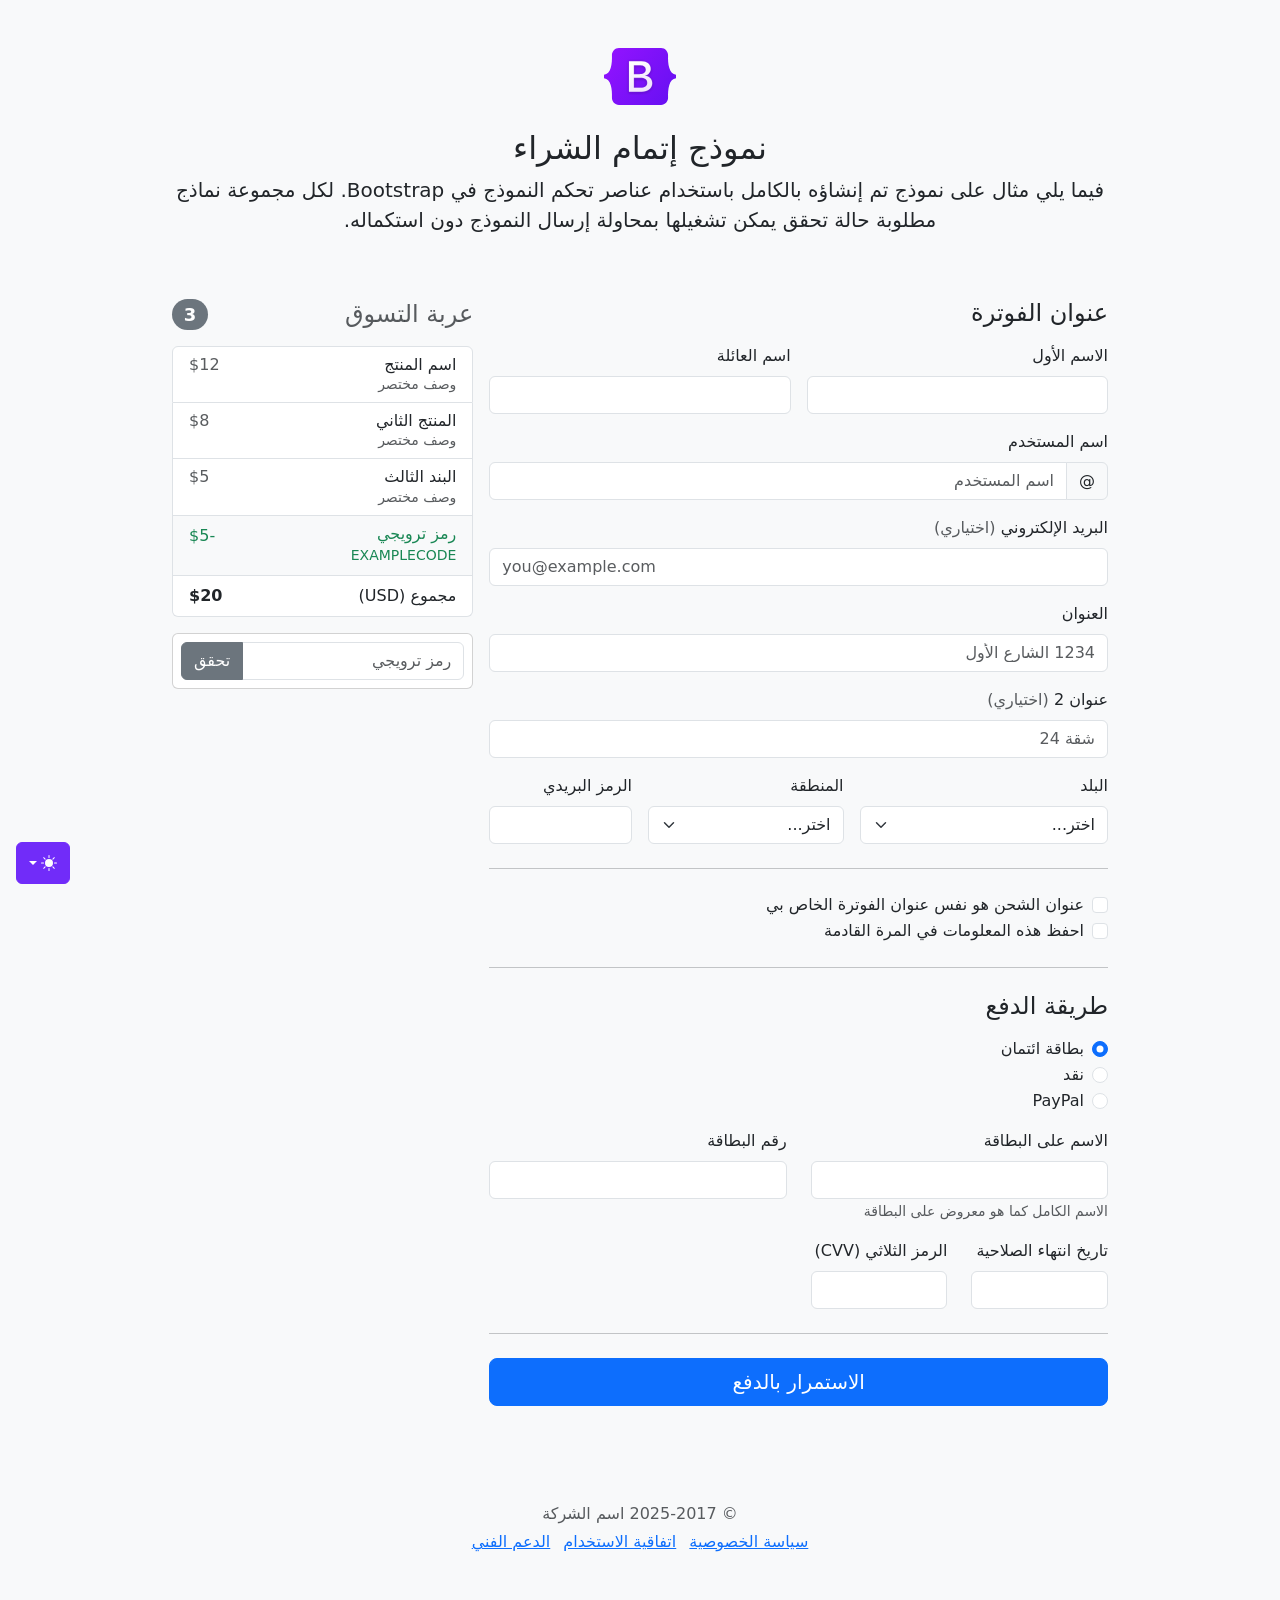
<file: hcj plugins/bootstrap-5.3.8-examples/bootstrap-5.3.8-examples/checkout-rtl/index.html>
<!doctype html>
<html lang="ar" dir="rtl" data-bs-theme="auto">
  <head>
    <meta charset="utf-8" />
    <meta name="viewport" content="width=device-width, initial-scale=1" />
    <meta name="description" content="" />
    <meta
      name="author"
      content="Mark Otto, Jacob Thornton, and Bootstrap contributors"
    />
    <meta name="generator" content="Astro v5.13.2" />
    <title>مثال إتمام الشراء · Bootstrap v5.3</title>
    <link
      rel="canonical"
      href="https://getbootstrap.com/docs/5.3/examples/checkout-rtl/"
    />
    <script src="../assets/js/color-modes.js"></script>
    <link href="../assets/dist/css/bootstrap.rtl.min.css" rel="stylesheet" />
    <meta name="theme-color" content="#712cf9" />
    <link href="../checkout/checkout.css" rel="stylesheet" />
    <style>
      .bd-placeholder-img {
        font-size: 1.125rem;
        text-anchor: middle;
        -webkit-user-select: none;
        -moz-user-select: none;
        user-select: none;
      }
      @media (min-width: 768px) {
        .bd-placeholder-img-lg {
          font-size: 3.5rem;
        }
      }
      .b-example-divider {
        width: 100%;
        height: 3rem;
        background-color: #0000001a;
        border: solid rgba(0, 0, 0, 0.15);
        border-width: 1px 0;
        box-shadow:
          inset 0 0.5em 1.5em #0000001a,
          inset 0 0.125em 0.5em #00000026;
      }
      .b-example-vr {
        flex-shrink: 0;
        width: 1.5rem;
        height: 100vh;
      }
      .bi {
        vertical-align: -0.125em;
        fill: currentColor;
      }
      .nav-scroller {
        position: relative;
        z-index: 2;
        height: 2.75rem;
        overflow-y: hidden;
      }
      .nav-scroller .nav {
        display: flex;
        flex-wrap: nowrap;
        padding-bottom: 1rem;
        margin-top: -1px;
        overflow-x: auto;
        text-align: center;
        white-space: nowrap;
        -webkit-overflow-scrolling: touch;
      }
      .btn-bd-primary {
        --bd-violet-bg: #712cf9;
        --bd-violet-rgb: 112.520718, 44.062154, 249.437846;
        --bs-btn-font-weight: 600;
        --bs-btn-color: var(--bs-white);
        --bs-btn-bg: var(--bd-violet-bg);
        --bs-btn-border-color: var(--bd-violet-bg);
        --bs-btn-hover-color: var(--bs-white);
        --bs-btn-hover-bg: #6528e0;
        --bs-btn-hover-border-color: #6528e0;
        --bs-btn-focus-shadow-rgb: var(--bd-violet-rgb);
        --bs-btn-active-color: var(--bs-btn-hover-color);
        --bs-btn-active-bg: #5a23c8;
        --bs-btn-active-border-color: #5a23c8;
      }
      .bd-mode-toggle {
        z-index: 1500;
      }
      .bd-mode-toggle .bi {
        width: 1em;
        height: 1em;
      }
      .bd-mode-toggle .dropdown-menu .active .bi {
        display: block !important;
      }
    </style>
  </head>
  <body class="bg-body-tertiary">
    <svg xmlns="http://www.w3.org/2000/svg" class="d-none">
      <symbol id="check2" viewBox="0 0 16 16">
        <path
          d="M13.854 3.646a.5.5 0 0 1 0 .708l-7 7a.5.5 0 0 1-.708 0l-3.5-3.5a.5.5 0 1 1 .708-.708L6.5 10.293l6.646-6.647a.5.5 0 0 1 .708 0z"
        ></path>
      </symbol>
      <symbol id="circle-half" viewBox="0 0 16 16">
        <path
          d="M8 15A7 7 0 1 0 8 1v14zm0 1A8 8 0 1 1 8 0a8 8 0 0 1 0 16z"
        ></path>
      </symbol>
      <symbol id="moon-stars-fill" viewBox="0 0 16 16">
        <path
          d="M6 .278a.768.768 0 0 1 .08.858 7.208 7.208 0 0 0-.878 3.46c0 4.021 3.278 7.277 7.318 7.277.527 0 1.04-.055 1.533-.16a.787.787 0 0 1 .81.316.733.733 0 0 1-.031.893A8.349 8.349 0 0 1 8.344 16C3.734 16 0 12.286 0 7.71 0 4.266 2.114 1.312 5.124.06A.752.752 0 0 1 6 .278z"
        ></path>
        <path
          d="M10.794 3.148a.217.217 0 0 1 .412 0l.387 1.162c.173.518.579.924 1.097 1.097l1.162.387a.217.217 0 0 1 0 .412l-1.162.387a1.734 1.734 0 0 0-1.097 1.097l-.387 1.162a.217.217 0 0 1-.412 0l-.387-1.162A1.734 1.734 0 0 0 9.31 6.593l-1.162-.387a.217.217 0 0 1 0-.412l1.162-.387a1.734 1.734 0 0 0 1.097-1.097l.387-1.162zM13.863.099a.145.145 0 0 1 .274 0l.258.774c.115.346.386.617.732.732l.774.258a.145.145 0 0 1 0 .274l-.774.258a1.156 1.156 0 0 0-.732.732l-.258.774a.145.145 0 0 1-.274 0l-.258-.774a1.156 1.156 0 0 0-.732-.732l-.774-.258a.145.145 0 0 1 0-.274l.774-.258c.346-.115.617-.386.732-.732L13.863.1z"
        ></path>
      </symbol>
      <symbol id="sun-fill" viewBox="0 0 16 16">
        <path
          d="M8 12a4 4 0 1 0 0-8 4 4 0 0 0 0 8zM8 0a.5.5 0 0 1 .5.5v2a.5.5 0 0 1-1 0v-2A.5.5 0 0 1 8 0zm0 13a.5.5 0 0 1 .5.5v2a.5.5 0 0 1-1 0v-2A.5.5 0 0 1 8 13zm8-5a.5.5 0 0 1-.5.5h-2a.5.5 0 0 1 0-1h2a.5.5 0 0 1 .5.5zM3 8a.5.5 0 0 1-.5.5h-2a.5.5 0 0 1 0-1h2A.5.5 0 0 1 3 8zm10.657-5.657a.5.5 0 0 1 0 .707l-1.414 1.415a.5.5 0 1 1-.707-.708l1.414-1.414a.5.5 0 0 1 .707 0zm-9.193 9.193a.5.5 0 0 1 0 .707L3.05 13.657a.5.5 0 0 1-.707-.707l1.414-1.414a.5.5 0 0 1 .707 0zm9.193 2.121a.5.5 0 0 1-.707 0l-1.414-1.414a.5.5 0 0 1 .707-.707l1.414 1.414a.5.5 0 0 1 0 .707zM4.464 4.465a.5.5 0 0 1-.707 0L2.343 3.05a.5.5 0 1 1 .707-.707l1.414 1.414a.5.5 0 0 1 0 .708z"
        ></path>
      </symbol>
    </svg>
    <div
      class="dropdown position-fixed bottom-0 end-0 mb-3 me-3 bd-mode-toggle"
    >
      <button
        class="btn btn-bd-primary py-2 dropdown-toggle d-flex align-items-center"
        id="bd-theme"
        type="button"
        aria-expanded="false"
        data-bs-toggle="dropdown"
        aria-label="Toggle theme (auto)"
      >
        <svg class="bi my-1 theme-icon-active" aria-hidden="true">
          <use href="#circle-half"></use>
        </svg>
        <span class="visually-hidden" id="bd-theme-text">Toggle theme</span>
      </button>
      <ul
        class="dropdown-menu dropdown-menu-end shadow"
        aria-labelledby="bd-theme-text"
      >
        <li>
          <button
            type="button"
            class="dropdown-item d-flex align-items-center"
            data-bs-theme-value="light"
            aria-pressed="false"
          >
            <svg class="bi me-2 opacity-50" aria-hidden="true">
              <use href="#sun-fill"></use>
            </svg>
            Light
            <svg class="bi ms-auto d-none" aria-hidden="true">
              <use href="#check2"></use>
            </svg>
          </button>
        </li>
        <li>
          <button
            type="button"
            class="dropdown-item d-flex align-items-center"
            data-bs-theme-value="dark"
            aria-pressed="false"
          >
            <svg class="bi me-2 opacity-50" aria-hidden="true">
              <use href="#moon-stars-fill"></use>
            </svg>
            Dark
            <svg class="bi ms-auto d-none" aria-hidden="true">
              <use href="#check2"></use>
            </svg>
          </button>
        </li>
        <li>
          <button
            type="button"
            class="dropdown-item d-flex align-items-center active"
            data-bs-theme-value="auto"
            aria-pressed="true"
          >
            <svg class="bi me-2 opacity-50" aria-hidden="true">
              <use href="#circle-half"></use>
            </svg>
            Auto
            <svg class="bi ms-auto d-none" aria-hidden="true">
              <use href="#check2"></use>
            </svg>
          </button>
        </li>
      </ul>
    </div>
    <div class="container">
      <main>
        <div class="py-5 text-center">
          <img
            class="d-block mx-auto mb-4"
            src="../assets/brand/bootstrap-logo.svg"
            alt=""
            width="72"
            height="57"
          />
          <h1 class="h2">نموذج إتمام الشراء</h1>
          <p class="lead">
            فيما يلي مثال على نموذج تم إنشاؤه بالكامل باستخدام عناصر تحكم
            النموذج في Bootstrap. لكل مجموعة نماذج مطلوبة حالة تحقق يمكن تشغيلها
            بمحاولة إرسال النموذج دون استكماله.
          </p>
        </div>
        <div class="row g-3">
          <div class="col-md-5 col-lg-4 order-md-last">
            <h4 class="d-flex justify-content-between align-items-center mb-3">
              <span class="text-body-secondary">عربة التسوق</span>
              <span class="badge bg-secondary rounded-pill">3</span>
            </h4>
            <ul class="list-group mb-3">
              <li class="list-group-item d-flex justify-content-between lh-sm">
                <div>
                  <h6 class="my-0">اسم المنتج</h6>
                  <small class="text-body-secondary">وصف مختصر</small>
                </div>
                <span class="text-body-secondary">$12</span>
              </li>
              <li class="list-group-item d-flex justify-content-between lh-sm">
                <div>
                  <h6 class="my-0">المنتج الثاني</h6>
                  <small class="text-body-secondary">وصف مختصر</small>
                </div>
                <span class="text-body-secondary">$8</span>
              </li>
              <li class="list-group-item d-flex justify-content-between lh-sm">
                <div>
                  <h6 class="my-0">البند الثالث</h6>
                  <small class="text-body-secondary">وصف مختصر</small>
                </div>
                <span class="text-body-secondary">$5</span>
              </li>
              <li
                class="list-group-item d-flex justify-content-between bg-body-tertiary"
              >
                <div class="text-success">
                  <h6 class="my-0">رمز ترويجي</h6>
                  <small>EXAMPLECODE</small>
                </div>
                <span class="text-success">-$5</span>
              </li>
              <li class="list-group-item d-flex justify-content-between">
                <span>مجموع (USD)</span> <strong>$20</strong>
              </li>
            </ul>
            <form class="card p-2">
              <div class="input-group">
                <input
                  type="text"
                  class="form-control"
                  placeholder="رمز ترويجي"
                />
                <button type="submit" class="btn btn-secondary">تحقق</button>
              </div>
            </form>
          </div>
          <div class="col-md-7 col-lg-8">
            <h4 class="mb-3">عنوان الفوترة</h4>
            <form class="needs-validation" novalidate>
              <div class="row g-3">
                <div class="col-sm-6">
                  <label for="firstName" class="form-label">الاسم الأول</label>
                  <input
                    type="text"
                    class="form-control"
                    id="firstName"
                    placeholder=""
                    value=""
                    required
                  />
                  <div class="invalid-feedback">يرجى إدخال اسم أول صحيح.</div>
                </div>
                <div class="col-sm-6">
                  <label for="lastName" class="form-label">اسم العائلة</label>
                  <input
                    type="text"
                    class="form-control"
                    id="lastName"
                    placeholder=""
                    value=""
                    required
                  />
                  <div class="invalid-feedback">يرجى إدخال اسم عائلة صحيح.</div>
                </div>
                <div class="col-12">
                  <label for="username" class="form-label">اسم المستخدم</label>
                  <div class="input-group has-validation">
                    <span class="input-group-text">@</span>
                    <input
                      type="text"
                      class="form-control"
                      id="username"
                      placeholder="اسم المستخدم"
                      required
                    />
                    <div class="invalid-feedback">
                      اسم المستخدم الخاص بك مطلوب.
                    </div>
                  </div>
                </div>
                <div class="col-12">
                  <label for="email" class="form-label"
                    >البريد الإلكتروني
                    <span class="text-body-secondary">(اختياري)</span></label
                  >
                  <input
                    type="email"
                    class="form-control"
                    id="email"
                    placeholder="you@example.com"
                  />
                  <div class="invalid-feedback">
                    يرجى إدخال عنوان بريد إلكتروني صحيح لتصلكم تحديثات الشحن.
                  </div>
                </div>
                <div class="col-12">
                  <label for="address" class="form-label">العنوان</label>
                  <input
                    type="text"
                    class="form-control"
                    id="address"
                    placeholder="1234 الشارع الأول"
                    required
                  />
                  <div class="invalid-feedback">
                    يرجى إدخال عنوان الشحن الخاص بك.
                  </div>
                </div>
                <div class="col-12">
                  <label for="address2" class="form-label"
                    >عنوان 2
                    <span class="text-body-secondary">(اختياري)</span></label
                  >
                  <input
                    type="text"
                    class="form-control"
                    id="address2"
                    placeholder="شقة 24"
                  />
                </div>
                <div class="col-md-5">
                  <label for="country" class="form-label">البلد</label>
                  <select class="form-select" id="country" required>
                    <option value="">اختر...</option>
                    <option>الولايات المتحدة الأمريكية</option>
                  </select>
                  <div class="invalid-feedback">يرجى اختيار بلد صحيح.</div>
                </div>
                <div class="col-md-4">
                  <label for="state" class="form-label">المنطقة</label>
                  <select class="form-select" id="state" required>
                    <option value="">اختر...</option>
                    <option>كاليفورنيا</option>
                  </select>
                  <div class="invalid-feedback">
                    يرجى اختيار اسم منطقة صحيح.
                  </div>
                </div>
                <div class="col-md-3">
                  <label for="zip" class="form-label">الرمز البريدي</label>
                  <input
                    type="text"
                    class="form-control"
                    id="zip"
                    placeholder=""
                    required
                  />
                  <div class="invalid-feedback">الرمز البريدي مطلوب.</div>
                </div>
              </div>
              <hr class="my-4" />
              <div class="form-check">
                <input
                  type="checkbox"
                  class="form-check-input"
                  id="same-address"
                />
                <label class="form-check-label" for="same-address"
                  >عنوان الشحن هو نفس عنوان الفوترة الخاص بي</label
                >
              </div>
              <div class="form-check">
                <input
                  type="checkbox"
                  class="form-check-input"
                  id="save-info"
                />
                <label class="form-check-label" for="save-info"
                  >احفظ هذه المعلومات في المرة القادمة</label
                >
              </div>
              <hr class="my-4" />
              <h4 class="mb-3">طريقة الدفع</h4>
              <div class="my-3">
                <div class="form-check">
                  <input
                    id="credit"
                    name="paymentMethod"
                    type="radio"
                    class="form-check-input"
                    checked
                    required
                  />
                  <label class="form-check-label" for="credit"
                    >بطاقة ائتمان</label
                  >
                </div>
                <div class="form-check">
                  <input
                    id="cash"
                    name="paymentMethod"
                    type="radio"
                    class="form-check-input"
                    required
                  />
                  <label class="form-check-label" for="cash">نقد</label>
                </div>
                <div class="form-check">
                  <input
                    id="paypal"
                    name="paymentMethod"
                    type="radio"
                    class="form-check-input"
                    required
                  />
                  <label class="form-check-label" for="paypal">PayPal</label>
                </div>
              </div>
              <div class="row gy-3">
                <div class="col-md-6">
                  <label for="cc-name" class="form-label"
                    >الاسم على البطاقة</label
                  >
                  <input
                    type="text"
                    class="form-control"
                    id="cc-name"
                    placeholder=""
                    required
                  />
                  <small class="text-body-secondary"
                    >الاسم الكامل كما هو معروض على البطاقة</small
                  >
                  <div class="invalid-feedback">الاسم على البطاقة مطلوب</div>
                </div>
                <div class="col-md-6">
                  <label for="cc-number" class="form-label">رقم البطاقة</label>
                  <input
                    type="text"
                    class="form-control"
                    id="cc-number"
                    placeholder=""
                    required
                  />
                  <div class="invalid-feedback">رقم بطاقة الائتمان مطلوب</div>
                </div>
                <div class="col-md-3">
                  <label for="cc-expiration" class="form-label"
                    >تاريخ انتهاء الصلاحية</label
                  >
                  <input
                    type="text"
                    class="form-control"
                    id="cc-expiration"
                    placeholder=""
                    required
                  />
                  <div class="invalid-feedback">
                    تاريخ انتهاء الصلاحية مطلوب
                  </div>
                </div>
                <div class="col-md-3">
                  <label for="cc-cvv" class="form-label"
                    >الرمز الثلاثي (CVV)</label
                  >
                  <input
                    type="text"
                    class="form-control"
                    id="cc-cvv"
                    placeholder=""
                    required
                  />
                  <div class="invalid-feedback">رمز الحماية مطلوب</div>
                </div>
              </div>
              <hr class="my-4" />
              <button class="w-100 btn btn-primary btn-lg" type="submit">
                الاستمرار بالدفع
              </button>
            </form>
          </div>
        </div>
      </main>
      <footer class="my-5 pt-5 text-body-secondary text-center text-small">
        <p class="mb-1">&copy; 2025-2017 اسم الشركة</p>
        <ul class="list-inline">
          <li class="list-inline-item"><a href="#">سياسة الخصوصية</a></li>
          <li class="list-inline-item"><a href="#">اتفاقية الاستخدام</a></li>
          <li class="list-inline-item"><a href="#">الدعم الفني</a></li>
        </ul>
      </footer>
    </div>
    <script
      src="../assets/dist/js/bootstrap.bundle.min.js"
      class="astro-vvvwv3sm"
    ></script>
    <script src="../checkout/checkout.js" class="astro-vvvwv3sm"></script>
  </body>
</html>
</file>
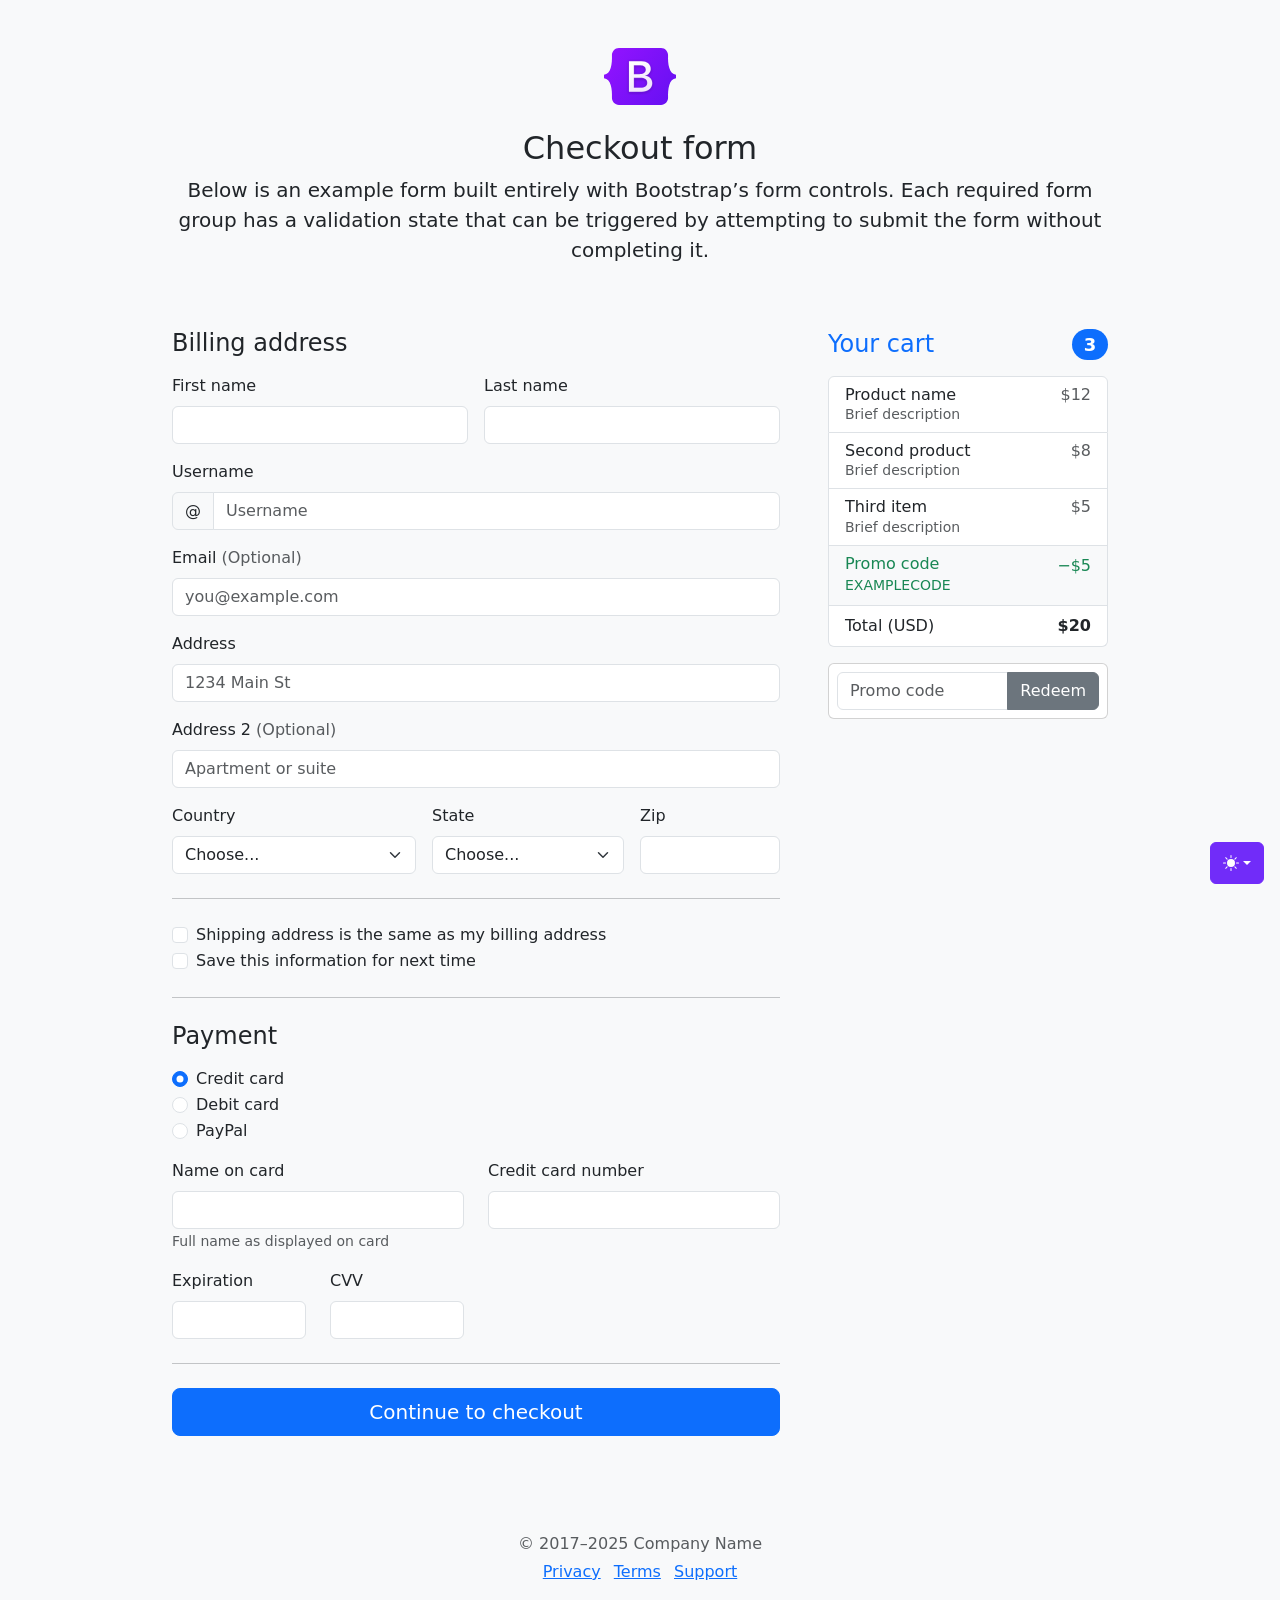
<file: hcj plugins/bootstrap-5.3.8-examples/bootstrap-5.3.8-examples/checkout/index.html>
<!doctype html>
<html lang="en" data-bs-theme="auto">
  <head>
    <meta charset="utf-8" />
    <meta name="viewport" content="width=device-width, initial-scale=1" />
    <meta name="description" content="" />
    <meta
      name="author"
      content="Mark Otto, Jacob Thornton, and Bootstrap contributors"
    />
    <meta name="generator" content="Astro v5.13.2" />
    <title>Checkout example · Bootstrap v5.3</title>
    <link
      rel="canonical"
      href="https://getbootstrap.com/docs/5.3/examples/checkout/"
    />
    <script src="../assets/js/color-modes.js"></script>
    <link href="../assets/dist/css/bootstrap.min.css" rel="stylesheet" />
    <meta name="theme-color" content="#712cf9" />
    <link href="checkout.css" rel="stylesheet" />
    <style>
      .bd-placeholder-img {
        font-size: 1.125rem;
        text-anchor: middle;
        -webkit-user-select: none;
        -moz-user-select: none;
        user-select: none;
      }
      @media (min-width: 768px) {
        .bd-placeholder-img-lg {
          font-size: 3.5rem;
        }
      }
      .b-example-divider {
        width: 100%;
        height: 3rem;
        background-color: #0000001a;
        border: solid rgba(0, 0, 0, 0.15);
        border-width: 1px 0;
        box-shadow:
          inset 0 0.5em 1.5em #0000001a,
          inset 0 0.125em 0.5em #00000026;
      }
      .b-example-vr {
        flex-shrink: 0;
        width: 1.5rem;
        height: 100vh;
      }
      .bi {
        vertical-align: -0.125em;
        fill: currentColor;
      }
      .nav-scroller {
        position: relative;
        z-index: 2;
        height: 2.75rem;
        overflow-y: hidden;
      }
      .nav-scroller .nav {
        display: flex;
        flex-wrap: nowrap;
        padding-bottom: 1rem;
        margin-top: -1px;
        overflow-x: auto;
        text-align: center;
        white-space: nowrap;
        -webkit-overflow-scrolling: touch;
      }
      .btn-bd-primary {
        --bd-violet-bg: #712cf9;
        --bd-violet-rgb: 112.520718, 44.062154, 249.437846;
        --bs-btn-font-weight: 600;
        --bs-btn-color: var(--bs-white);
        --bs-btn-bg: var(--bd-violet-bg);
        --bs-btn-border-color: var(--bd-violet-bg);
        --bs-btn-hover-color: var(--bs-white);
        --bs-btn-hover-bg: #6528e0;
        --bs-btn-hover-border-color: #6528e0;
        --bs-btn-focus-shadow-rgb: var(--bd-violet-rgb);
        --bs-btn-active-color: var(--bs-btn-hover-color);
        --bs-btn-active-bg: #5a23c8;
        --bs-btn-active-border-color: #5a23c8;
      }
      .bd-mode-toggle {
        z-index: 1500;
      }
      .bd-mode-toggle .bi {
        width: 1em;
        height: 1em;
      }
      .bd-mode-toggle .dropdown-menu .active .bi {
        display: block !important;
      }
    </style>
  </head>
  <body class="bg-body-tertiary">
    <svg xmlns="http://www.w3.org/2000/svg" class="d-none">
      <symbol id="check2" viewBox="0 0 16 16">
        <path
          d="M13.854 3.646a.5.5 0 0 1 0 .708l-7 7a.5.5 0 0 1-.708 0l-3.5-3.5a.5.5 0 1 1 .708-.708L6.5 10.293l6.646-6.647a.5.5 0 0 1 .708 0z"
        ></path>
      </symbol>
      <symbol id="circle-half" viewBox="0 0 16 16">
        <path
          d="M8 15A7 7 0 1 0 8 1v14zm0 1A8 8 0 1 1 8 0a8 8 0 0 1 0 16z"
        ></path>
      </symbol>
      <symbol id="moon-stars-fill" viewBox="0 0 16 16">
        <path
          d="M6 .278a.768.768 0 0 1 .08.858 7.208 7.208 0 0 0-.878 3.46c0 4.021 3.278 7.277 7.318 7.277.527 0 1.04-.055 1.533-.16a.787.787 0 0 1 .81.316.733.733 0 0 1-.031.893A8.349 8.349 0 0 1 8.344 16C3.734 16 0 12.286 0 7.71 0 4.266 2.114 1.312 5.124.06A.752.752 0 0 1 6 .278z"
        ></path>
        <path
          d="M10.794 3.148a.217.217 0 0 1 .412 0l.387 1.162c.173.518.579.924 1.097 1.097l1.162.387a.217.217 0 0 1 0 .412l-1.162.387a1.734 1.734 0 0 0-1.097 1.097l-.387 1.162a.217.217 0 0 1-.412 0l-.387-1.162A1.734 1.734 0 0 0 9.31 6.593l-1.162-.387a.217.217 0 0 1 0-.412l1.162-.387a1.734 1.734 0 0 0 1.097-1.097l.387-1.162zM13.863.099a.145.145 0 0 1 .274 0l.258.774c.115.346.386.617.732.732l.774.258a.145.145 0 0 1 0 .274l-.774.258a1.156 1.156 0 0 0-.732.732l-.258.774a.145.145 0 0 1-.274 0l-.258-.774a1.156 1.156 0 0 0-.732-.732l-.774-.258a.145.145 0 0 1 0-.274l.774-.258c.346-.115.617-.386.732-.732L13.863.1z"
        ></path>
      </symbol>
      <symbol id="sun-fill" viewBox="0 0 16 16">
        <path
          d="M8 12a4 4 0 1 0 0-8 4 4 0 0 0 0 8zM8 0a.5.5 0 0 1 .5.5v2a.5.5 0 0 1-1 0v-2A.5.5 0 0 1 8 0zm0 13a.5.5 0 0 1 .5.5v2a.5.5 0 0 1-1 0v-2A.5.5 0 0 1 8 13zm8-5a.5.5 0 0 1-.5.5h-2a.5.5 0 0 1 0-1h2a.5.5 0 0 1 .5.5zM3 8a.5.5 0 0 1-.5.5h-2a.5.5 0 0 1 0-1h2A.5.5 0 0 1 3 8zm10.657-5.657a.5.5 0 0 1 0 .707l-1.414 1.415a.5.5 0 1 1-.707-.708l1.414-1.414a.5.5 0 0 1 .707 0zm-9.193 9.193a.5.5 0 0 1 0 .707L3.05 13.657a.5.5 0 0 1-.707-.707l1.414-1.414a.5.5 0 0 1 .707 0zm9.193 2.121a.5.5 0 0 1-.707 0l-1.414-1.414a.5.5 0 0 1 .707-.707l1.414 1.414a.5.5 0 0 1 0 .707zM4.464 4.465a.5.5 0 0 1-.707 0L2.343 3.05a.5.5 0 1 1 .707-.707l1.414 1.414a.5.5 0 0 1 0 .708z"
        ></path>
      </symbol>
    </svg>
    <div
      class="dropdown position-fixed bottom-0 end-0 mb-3 me-3 bd-mode-toggle"
    >
      <button
        class="btn btn-bd-primary py-2 dropdown-toggle d-flex align-items-center"
        id="bd-theme"
        type="button"
        aria-expanded="false"
        data-bs-toggle="dropdown"
        aria-label="Toggle theme (auto)"
      >
        <svg class="bi my-1 theme-icon-active" aria-hidden="true">
          <use href="#circle-half"></use>
        </svg>
        <span class="visually-hidden" id="bd-theme-text">Toggle theme</span>
      </button>
      <ul
        class="dropdown-menu dropdown-menu-end shadow"
        aria-labelledby="bd-theme-text"
      >
        <li>
          <button
            type="button"
            class="dropdown-item d-flex align-items-center"
            data-bs-theme-value="light"
            aria-pressed="false"
          >
            <svg class="bi me-2 opacity-50" aria-hidden="true">
              <use href="#sun-fill"></use>
            </svg>
            Light
            <svg class="bi ms-auto d-none" aria-hidden="true">
              <use href="#check2"></use>
            </svg>
          </button>
        </li>
        <li>
          <button
            type="button"
            class="dropdown-item d-flex align-items-center"
            data-bs-theme-value="dark"
            aria-pressed="false"
          >
            <svg class="bi me-2 opacity-50" aria-hidden="true">
              <use href="#moon-stars-fill"></use>
            </svg>
            Dark
            <svg class="bi ms-auto d-none" aria-hidden="true">
              <use href="#check2"></use>
            </svg>
          </button>
        </li>
        <li>
          <button
            type="button"
            class="dropdown-item d-flex align-items-center active"
            data-bs-theme-value="auto"
            aria-pressed="true"
          >
            <svg class="bi me-2 opacity-50" aria-hidden="true">
              <use href="#circle-half"></use>
            </svg>
            Auto
            <svg class="bi ms-auto d-none" aria-hidden="true">
              <use href="#check2"></use>
            </svg>
          </button>
        </li>
      </ul>
    </div>
    <div class="container">
      <main>
        <div class="py-5 text-center">
          <img
            class="d-block mx-auto mb-4"
            src="../assets/brand/bootstrap-logo.svg"
            alt=""
            width="72"
            height="57"
          />
          <h1 class="h2">Checkout form</h1>
          <p class="lead">
            Below is an example form built entirely with Bootstrap’s form
            controls. Each required form group has a validation state that can
            be triggered by attempting to submit the form without completing it.
          </p>
        </div>
        <div class="row g-5">
          <div class="col-md-5 col-lg-4 order-md-last">
            <h4 class="d-flex justify-content-between align-items-center mb-3">
              <span class="text-primary">Your cart</span>
              <span class="badge bg-primary rounded-pill">3</span>
            </h4>
            <ul class="list-group mb-3">
              <li class="list-group-item d-flex justify-content-between lh-sm">
                <div>
                  <h6 class="my-0">Product name</h6>
                  <small class="text-body-secondary">Brief description</small>
                </div>
                <span class="text-body-secondary">$12</span>
              </li>
              <li class="list-group-item d-flex justify-content-between lh-sm">
                <div>
                  <h6 class="my-0">Second product</h6>
                  <small class="text-body-secondary">Brief description</small>
                </div>
                <span class="text-body-secondary">$8</span>
              </li>
              <li class="list-group-item d-flex justify-content-between lh-sm">
                <div>
                  <h6 class="my-0">Third item</h6>
                  <small class="text-body-secondary">Brief description</small>
                </div>
                <span class="text-body-secondary">$5</span>
              </li>
              <li
                class="list-group-item d-flex justify-content-between bg-body-tertiary"
              >
                <div class="text-success">
                  <h6 class="my-0">Promo code</h6>
                  <small>EXAMPLECODE</small>
                </div>
                <span class="text-success">−$5</span>
              </li>
              <li class="list-group-item d-flex justify-content-between">
                <span>Total (USD)</span> <strong>$20</strong>
              </li>
            </ul>
            <form class="card p-2">
              <div class="input-group">
                <input
                  type="text"
                  class="form-control"
                  placeholder="Promo code"
                />
                <button type="submit" class="btn btn-secondary">Redeem</button>
              </div>
            </form>
          </div>
          <div class="col-md-7 col-lg-8">
            <h4 class="mb-3">Billing address</h4>
            <form class="needs-validation" novalidate>
              <div class="row g-3">
                <div class="col-sm-6">
                  <label for="firstName" class="form-label">First name</label>
                  <input
                    type="text"
                    class="form-control"
                    id="firstName"
                    placeholder=""
                    value=""
                    required
                  />
                  <div class="invalid-feedback">
                    Valid first name is required.
                  </div>
                </div>
                <div class="col-sm-6">
                  <label for="lastName" class="form-label">Last name</label>
                  <input
                    type="text"
                    class="form-control"
                    id="lastName"
                    placeholder=""
                    value=""
                    required
                  />
                  <div class="invalid-feedback">
                    Valid last name is required.
                  </div>
                </div>
                <div class="col-12">
                  <label for="username" class="form-label">Username</label>
                  <div class="input-group has-validation">
                    <span class="input-group-text">@</span>
                    <input
                      type="text"
                      class="form-control"
                      id="username"
                      placeholder="Username"
                      required
                    />
                    <div class="invalid-feedback">
                      Your username is required.
                    </div>
                  </div>
                </div>
                <div class="col-12">
                  <label for="email" class="form-label"
                    >Email
                    <span class="text-body-secondary">(Optional)</span></label
                  >
                  <input
                    type="email"
                    class="form-control"
                    id="email"
                    placeholder="you@example.com"
                  />
                  <div class="invalid-feedback">
                    Please enter a valid email address for shipping updates.
                  </div>
                </div>
                <div class="col-12">
                  <label for="address" class="form-label">Address</label>
                  <input
                    type="text"
                    class="form-control"
                    id="address"
                    placeholder="1234 Main St"
                    required
                  />
                  <div class="invalid-feedback">
                    Please enter your shipping address.
                  </div>
                </div>
                <div class="col-12">
                  <label for="address2" class="form-label"
                    >Address 2
                    <span class="text-body-secondary">(Optional)</span></label
                  >
                  <input
                    type="text"
                    class="form-control"
                    id="address2"
                    placeholder="Apartment or suite"
                  />
                </div>
                <div class="col-md-5">
                  <label for="country" class="form-label">Country</label>
                  <select class="form-select" id="country" required>
                    <option value="">Choose...</option>
                    <option>United States</option>
                  </select>
                  <div class="invalid-feedback">
                    Please select a valid country.
                  </div>
                </div>
                <div class="col-md-4">
                  <label for="state" class="form-label">State</label>
                  <select class="form-select" id="state" required>
                    <option value="">Choose...</option>
                    <option>California</option>
                  </select>
                  <div class="invalid-feedback">
                    Please provide a valid state.
                  </div>
                </div>
                <div class="col-md-3">
                  <label for="zip" class="form-label">Zip</label>
                  <input
                    type="text"
                    class="form-control"
                    id="zip"
                    placeholder=""
                    required
                  />
                  <div class="invalid-feedback">Zip code required.</div>
                </div>
              </div>
              <hr class="my-4" />
              <div class="form-check">
                <input
                  type="checkbox"
                  class="form-check-input"
                  id="same-address"
                />
                <label class="form-check-label" for="same-address"
                  >Shipping address is the same as my billing address</label
                >
              </div>
              <div class="form-check">
                <input
                  type="checkbox"
                  class="form-check-input"
                  id="save-info"
                />
                <label class="form-check-label" for="save-info"
                  >Save this information for next time</label
                >
              </div>
              <hr class="my-4" />
              <h4 class="mb-3">Payment</h4>
              <div class="my-3">
                <div class="form-check">
                  <input
                    id="credit"
                    name="paymentMethod"
                    type="radio"
                    class="form-check-input"
                    checked
                    required
                  />
                  <label class="form-check-label" for="credit"
                    >Credit card</label
                  >
                </div>
                <div class="form-check">
                  <input
                    id="debit"
                    name="paymentMethod"
                    type="radio"
                    class="form-check-input"
                    required
                  />
                  <label class="form-check-label" for="debit">Debit card</label>
                </div>
                <div class="form-check">
                  <input
                    id="paypal"
                    name="paymentMethod"
                    type="radio"
                    class="form-check-input"
                    required
                  />
                  <label class="form-check-label" for="paypal">PayPal</label>
                </div>
              </div>
              <div class="row gy-3">
                <div class="col-md-6">
                  <label for="cc-name" class="form-label">Name on card</label>
                  <input
                    type="text"
                    class="form-control"
                    id="cc-name"
                    placeholder=""
                    required
                  />
                  <small class="text-body-secondary"
                    >Full name as displayed on card</small
                  >
                  <div class="invalid-feedback">Name on card is required</div>
                </div>
                <div class="col-md-6">
                  <label for="cc-number" class="form-label"
                    >Credit card number</label
                  >
                  <input
                    type="text"
                    class="form-control"
                    id="cc-number"
                    placeholder=""
                    required
                  />
                  <div class="invalid-feedback">
                    Credit card number is required
                  </div>
                </div>
                <div class="col-md-3">
                  <label for="cc-expiration" class="form-label"
                    >Expiration</label
                  >
                  <input
                    type="text"
                    class="form-control"
                    id="cc-expiration"
                    placeholder=""
                    required
                  />
                  <div class="invalid-feedback">Expiration date required</div>
                </div>
                <div class="col-md-3">
                  <label for="cc-cvv" class="form-label">CVV</label>
                  <input
                    type="text"
                    class="form-control"
                    id="cc-cvv"
                    placeholder=""
                    required
                  />
                  <div class="invalid-feedback">Security code required</div>
                </div>
              </div>
              <hr class="my-4" />
              <button class="w-100 btn btn-primary btn-lg" type="submit">
                Continue to checkout
              </button>
            </form>
          </div>
        </div>
      </main>
      <footer class="my-5 pt-5 text-body-secondary text-center text-small">
        <p class="mb-1">&copy; 2017–2025 Company Name</p>
        <ul class="list-inline">
          <li class="list-inline-item"><a href="#">Privacy</a></li>
          <li class="list-inline-item"><a href="#">Terms</a></li>
          <li class="list-inline-item"><a href="#">Support</a></li>
        </ul>
      </footer>
    </div>
    <script
      src="../assets/dist/js/bootstrap.bundle.min.js"
      class="astro-vvvwv3sm"
    ></script>
    <script src="checkout.js" class="astro-vvvwv3sm"></script>
  </body>
</html>
</file>
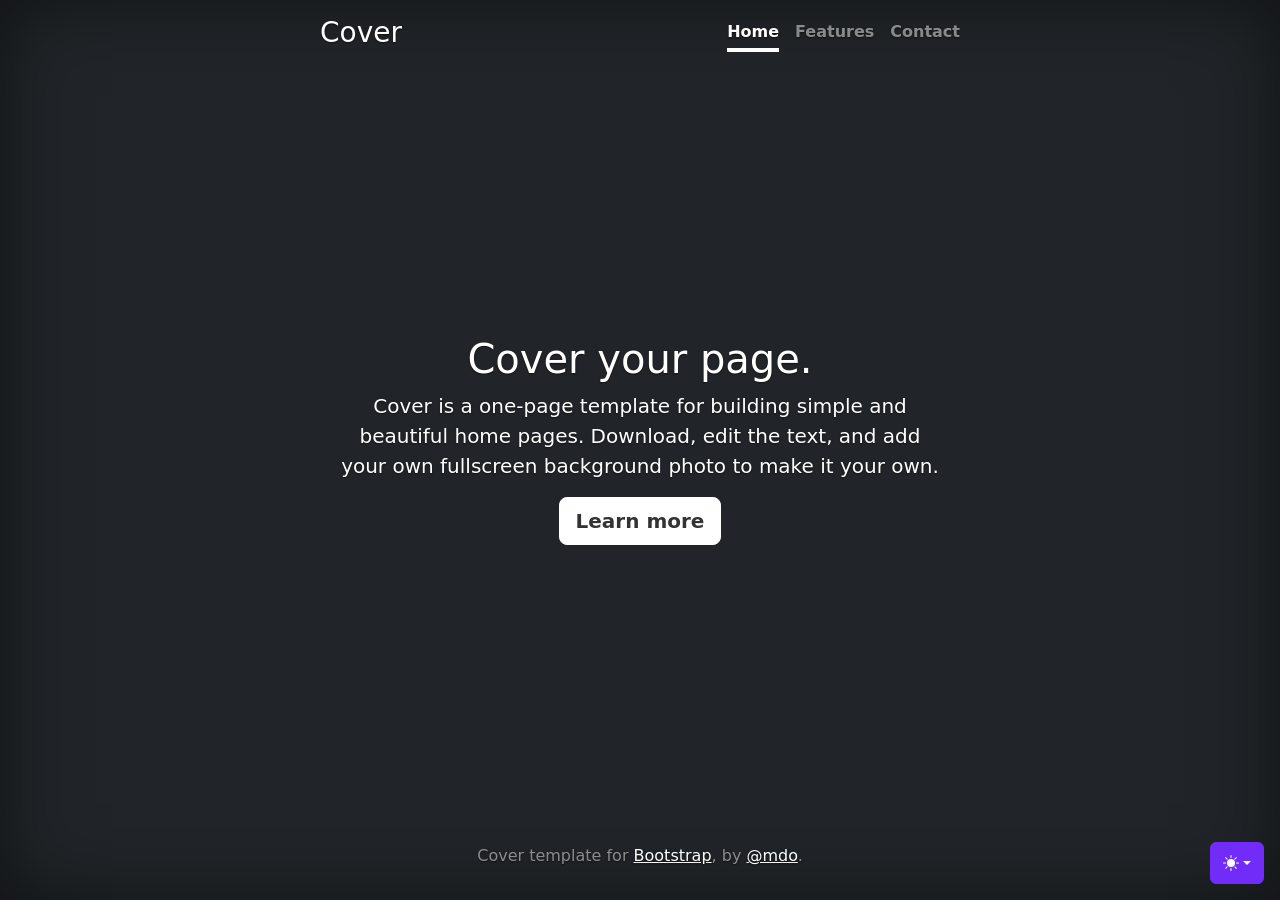
<file: hcj plugins/bootstrap-5.3.8-examples/bootstrap-5.3.8-examples/cover/index.html>
<!doctype html>
<html lang="en" class="h-100" data-bs-theme="auto">
  <head>
    <meta charset="utf-8" />
    <meta name="viewport" content="width=device-width, initial-scale=1" />
    <meta name="description" content="" />
    <meta
      name="author"
      content="Mark Otto, Jacob Thornton, and Bootstrap contributors"
    />
    <meta name="generator" content="Astro v5.13.2" />
    <title>Cover Template · Bootstrap v5.3</title>
    <link
      rel="canonical"
      href="https://getbootstrap.com/docs/5.3/examples/cover/"
    />
    <script src="../assets/js/color-modes.js"></script>
    <link href="../assets/dist/css/bootstrap.min.css" rel="stylesheet" />
    <meta name="theme-color" content="#712cf9" />
    <link href="cover.css" rel="stylesheet" />
    <style>
      .bd-placeholder-img {
        font-size: 1.125rem;
        text-anchor: middle;
        -webkit-user-select: none;
        -moz-user-select: none;
        user-select: none;
      }
      @media (min-width: 768px) {
        .bd-placeholder-img-lg {
          font-size: 3.5rem;
        }
      }
      .b-example-divider {
        width: 100%;
        height: 3rem;
        background-color: #0000001a;
        border: solid rgba(0, 0, 0, 0.15);
        border-width: 1px 0;
        box-shadow:
          inset 0 0.5em 1.5em #0000001a,
          inset 0 0.125em 0.5em #00000026;
      }
      .b-example-vr {
        flex-shrink: 0;
        width: 1.5rem;
        height: 100vh;
      }
      .bi {
        vertical-align: -0.125em;
        fill: currentColor;
      }
      .nav-scroller {
        position: relative;
        z-index: 2;
        height: 2.75rem;
        overflow-y: hidden;
      }
      .nav-scroller .nav {
        display: flex;
        flex-wrap: nowrap;
        padding-bottom: 1rem;
        margin-top: -1px;
        overflow-x: auto;
        text-align: center;
        white-space: nowrap;
        -webkit-overflow-scrolling: touch;
      }
      .btn-bd-primary {
        --bd-violet-bg: #712cf9;
        --bd-violet-rgb: 112.520718, 44.062154, 249.437846;
        --bs-btn-font-weight: 600;
        --bs-btn-color: var(--bs-white);
        --bs-btn-bg: var(--bd-violet-bg);
        --bs-btn-border-color: var(--bd-violet-bg);
        --bs-btn-hover-color: var(--bs-white);
        --bs-btn-hover-bg: #6528e0;
        --bs-btn-hover-border-color: #6528e0;
        --bs-btn-focus-shadow-rgb: var(--bd-violet-rgb);
        --bs-btn-active-color: var(--bs-btn-hover-color);
        --bs-btn-active-bg: #5a23c8;
        --bs-btn-active-border-color: #5a23c8;
      }
      .bd-mode-toggle {
        z-index: 1500;
      }
      .bd-mode-toggle .bi {
        width: 1em;
        height: 1em;
      }
      .bd-mode-toggle .dropdown-menu .active .bi {
        display: block !important;
      }
    </style>
  </head>
  <body class="d-flex h-100 text-center text-bg-dark">
    <svg xmlns="http://www.w3.org/2000/svg" class="d-none">
      <symbol id="check2" viewBox="0 0 16 16">
        <path
          d="M13.854 3.646a.5.5 0 0 1 0 .708l-7 7a.5.5 0 0 1-.708 0l-3.5-3.5a.5.5 0 1 1 .708-.708L6.5 10.293l6.646-6.647a.5.5 0 0 1 .708 0z"
        ></path>
      </symbol>
      <symbol id="circle-half" viewBox="0 0 16 16">
        <path
          d="M8 15A7 7 0 1 0 8 1v14zm0 1A8 8 0 1 1 8 0a8 8 0 0 1 0 16z"
        ></path>
      </symbol>
      <symbol id="moon-stars-fill" viewBox="0 0 16 16">
        <path
          d="M6 .278a.768.768 0 0 1 .08.858 7.208 7.208 0 0 0-.878 3.46c0 4.021 3.278 7.277 7.318 7.277.527 0 1.04-.055 1.533-.16a.787.787 0 0 1 .81.316.733.733 0 0 1-.031.893A8.349 8.349 0 0 1 8.344 16C3.734 16 0 12.286 0 7.71 0 4.266 2.114 1.312 5.124.06A.752.752 0 0 1 6 .278z"
        ></path>
        <path
          d="M10.794 3.148a.217.217 0 0 1 .412 0l.387 1.162c.173.518.579.924 1.097 1.097l1.162.387a.217.217 0 0 1 0 .412l-1.162.387a1.734 1.734 0 0 0-1.097 1.097l-.387 1.162a.217.217 0 0 1-.412 0l-.387-1.162A1.734 1.734 0 0 0 9.31 6.593l-1.162-.387a.217.217 0 0 1 0-.412l1.162-.387a1.734 1.734 0 0 0 1.097-1.097l.387-1.162zM13.863.099a.145.145 0 0 1 .274 0l.258.774c.115.346.386.617.732.732l.774.258a.145.145 0 0 1 0 .274l-.774.258a1.156 1.156 0 0 0-.732.732l-.258.774a.145.145 0 0 1-.274 0l-.258-.774a1.156 1.156 0 0 0-.732-.732l-.774-.258a.145.145 0 0 1 0-.274l.774-.258c.346-.115.617-.386.732-.732L13.863.1z"
        ></path>
      </symbol>
      <symbol id="sun-fill" viewBox="0 0 16 16">
        <path
          d="M8 12a4 4 0 1 0 0-8 4 4 0 0 0 0 8zM8 0a.5.5 0 0 1 .5.5v2a.5.5 0 0 1-1 0v-2A.5.5 0 0 1 8 0zm0 13a.5.5 0 0 1 .5.5v2a.5.5 0 0 1-1 0v-2A.5.5 0 0 1 8 13zm8-5a.5.5 0 0 1-.5.5h-2a.5.5 0 0 1 0-1h2a.5.5 0 0 1 .5.5zM3 8a.5.5 0 0 1-.5.5h-2a.5.5 0 0 1 0-1h2A.5.5 0 0 1 3 8zm10.657-5.657a.5.5 0 0 1 0 .707l-1.414 1.415a.5.5 0 1 1-.707-.708l1.414-1.414a.5.5 0 0 1 .707 0zm-9.193 9.193a.5.5 0 0 1 0 .707L3.05 13.657a.5.5 0 0 1-.707-.707l1.414-1.414a.5.5 0 0 1 .707 0zm9.193 2.121a.5.5 0 0 1-.707 0l-1.414-1.414a.5.5 0 0 1 .707-.707l1.414 1.414a.5.5 0 0 1 0 .707zM4.464 4.465a.5.5 0 0 1-.707 0L2.343 3.05a.5.5 0 1 1 .707-.707l1.414 1.414a.5.5 0 0 1 0 .708z"
        ></path>
      </symbol>
    </svg>
    <div
      class="dropdown position-fixed bottom-0 end-0 mb-3 me-3 bd-mode-toggle"
    >
      <button
        class="btn btn-bd-primary py-2 dropdown-toggle d-flex align-items-center"
        id="bd-theme"
        type="button"
        aria-expanded="false"
        data-bs-toggle="dropdown"
        aria-label="Toggle theme (auto)"
      >
        <svg class="bi my-1 theme-icon-active" aria-hidden="true">
          <use href="#circle-half"></use>
        </svg>
        <span class="visually-hidden" id="bd-theme-text">Toggle theme</span>
      </button>
      <ul
        class="dropdown-menu dropdown-menu-end shadow"
        aria-labelledby="bd-theme-text"
      >
        <li>
          <button
            type="button"
            class="dropdown-item d-flex align-items-center"
            data-bs-theme-value="light"
            aria-pressed="false"
          >
            <svg class="bi me-2 opacity-50" aria-hidden="true">
              <use href="#sun-fill"></use>
            </svg>
            Light
            <svg class="bi ms-auto d-none" aria-hidden="true">
              <use href="#check2"></use>
            </svg>
          </button>
        </li>
        <li>
          <button
            type="button"
            class="dropdown-item d-flex align-items-center"
            data-bs-theme-value="dark"
            aria-pressed="false"
          >
            <svg class="bi me-2 opacity-50" aria-hidden="true">
              <use href="#moon-stars-fill"></use>
            </svg>
            Dark
            <svg class="bi ms-auto d-none" aria-hidden="true">
              <use href="#check2"></use>
            </svg>
          </button>
        </li>
        <li>
          <button
            type="button"
            class="dropdown-item d-flex align-items-center active"
            data-bs-theme-value="auto"
            aria-pressed="true"
          >
            <svg class="bi me-2 opacity-50" aria-hidden="true">
              <use href="#circle-half"></use>
            </svg>
            Auto
            <svg class="bi ms-auto d-none" aria-hidden="true">
              <use href="#check2"></use>
            </svg>
          </button>
        </li>
      </ul>
    </div>
    <div class="cover-container d-flex w-100 h-100 p-3 mx-auto flex-column">
      <header class="mb-auto">
        <div>
          <h3 class="float-md-start mb-0">Cover</h3>
          <nav class="nav nav-masthead justify-content-center float-md-end">
            <a
              class="nav-link fw-bold py-1 px-0 active"
              aria-current="page"
              href="#"
              >Home</a
            >
            <a class="nav-link fw-bold py-1 px-0" href="#">Features</a>
            <a class="nav-link fw-bold py-1 px-0" href="#">Contact</a>
          </nav>
        </div>
      </header>
      <main class="px-3">
        <h1>Cover your page.</h1>
        <p class="lead">
          Cover is a one-page template for building simple and beautiful home
          pages. Download, edit the text, and add your own fullscreen background
          photo to make it your own.
        </p>
        <p class="lead">
          <a href="#" class="btn btn-lg btn-light fw-bold border-white bg-white"
            >Learn more</a
          >
        </p>
      </main>
      <footer class="mt-auto text-white-50">
        <p>
          Cover template for
          <a href="https://getbootstrap.com/" class="text-white">Bootstrap</a>,
          by <a href="https://x.com/mdo" class="text-white">@mdo</a>.
        </p>
      </footer>
    </div>
    <script
      src="../assets/dist/js/bootstrap.bundle.min.js"
      class="astro-vvvwv3sm"
    ></script>
  </body>
</html>
</file>
<file: hcj plugins/bootstrap-5.3.8-examples/bootstrap-5.3.8-examples/blog/blog.rtl.css>
/* stylelint-disable @stylistic/selector-list-comma-newline-after */

.blog-header-logo {
  font-family: Amiri, Georgia, "Times New Roman", serif;
  font-size: 2.25rem;
}

.blog-header-logo:hover {
  text-decoration: none;
}

h1, h2, h3, h4, h5, h6 {
  font-family: Amiri, Georgia, "Times New Roman", serif;
}

.flex-auto {
  flex: 0 0 auto;
}

.h-250 { height: 250px; }
@media (min-width: 768px) {
  .h-md-250 { height: 250px; }
}

/* Pagination */
.blog-pagination {
  margin-bottom: 4rem;
}

/*
 * Blog posts
 */
.blog-post {
  margin-bottom: 4rem;
}
.blog-post-meta {
  margin-bottom: 1.25rem;
  color: #727272;
}
</file>
<file: hcj plugins/bootstrap-5.3.8-examples/bootstrap-5.3.8-examples/blog/blog.css>
/* stylelint-disable @stylistic/selector-list-comma-newline-after */

.blog-header-logo {
  font-family: "Playfair Display", Georgia, "Times New Roman", serif/*rtl:Amiri, Georgia, "Times New Roman", serif*/;
  font-size: 2.25rem;
}

.blog-header-logo:hover {
  text-decoration: none;
}

h1, h2, h3, h4, h5, h6 {
  font-family: "Playfair Display", Georgia, "Times New Roman", serif/*rtl:Amiri, Georgia, "Times New Roman", serif*/;
}

.flex-auto {
  flex: 0 0 auto;
}

.h-250 { height: 250px; }
@media (min-width: 768px) {
  .h-md-250 { height: 250px; }
}

/* Pagination */
.blog-pagination {
  margin-bottom: 4rem;
}

/*
 * Blog posts
 */
.blog-post {
  margin-bottom: 4rem;
}
.blog-post-meta {
  margin-bottom: 1.25rem;
  color: #727272;
}
</file>
<file: hcj plugins/bootstrap-5.3.8-examples/bootstrap-5.3.8-examples/breadcrumbs/breadcrumbs.css>
.breadcrumb-chevron {
  --bs-breadcrumb-divider: url("data:image/svg+xml,%3Csvg xmlns='http://www.w3.org/2000/svg' width='16' height='16' fill='%236c757d'%3E%3Cpath fill-rule='evenodd' d='M4.646 1.646a.5.5 0 0 1 .708 0l6 6a.5.5 0 0 1 0 .708l-6 6a.5.5 0 0 1-.708-.708L10.293 8 4.646 2.354a.5.5 0 0 1 0-.708z'/%3E%3C/svg%3E");
  gap: .5rem;
}
.breadcrumb-chevron .breadcrumb-item {
  display: flex;
  gap: inherit;
  align-items: center;
  padding-left: 0;
  line-height: 1;
}
.breadcrumb-chevron .breadcrumb-item::before {
  gap: inherit;
  float: none;
  width: 1rem;
  height: 1rem;
}

.breadcrumb-custom .breadcrumb-item {
  position: relative;
  flex-grow: 1;
  padding: .75rem 3rem;
}
.breadcrumb-custom .breadcrumb-item::before {
  display: none;
}
.breadcrumb-custom .breadcrumb-item::after {
  position: absolute;
  top: 50%;
  right: -25px;
  z-index: 1;
  display: inline-block;
  width: 50px;
  height: 50px;
  margin-top: -25px;
  content: "";
  background-color: var(--bs-tertiary-bg);
  border-top-right-radius: .5rem;
  box-shadow: 1px -1px var(--bs-border-color);
  transform: scale(.707) rotate(45deg);
}
.breadcrumb-custom .breadcrumb-item:first-child {
  padding-left: 1.5rem;
}
.breadcrumb-custom .breadcrumb-item:last-child {
  padding-right: 1.5rem;
}
.breadcrumb-custom .breadcrumb-item:last-child::after {
  display: none;
}
</file>
<file: hcj plugins/bootstrap-5.3.8-examples/bootstrap-5.3.8-examples/carousel/carousel.rtl.css>
/* GLOBAL STYLES
-------------------------------------------------- */
/* Padding below the footer and lighter body text */

body {
  padding-top: 3rem;
  padding-bottom: 3rem;
  color: rgb(var(--bs-tertiary-color-rgb));
}


/* CUSTOMIZE THE CAROUSEL
-------------------------------------------------- */

/* Carousel base class */
.carousel {
  margin-bottom: 4rem;
}
/* Since positioning the image, we need to help out the caption */
.carousel-caption {
  bottom: 3rem;
  z-index: 10;
}

/* Declare heights because of positioning of img element */
.carousel-item {
  height: 32rem;
}


/* MARKETING CONTENT
-------------------------------------------------- */

/* Center align the text within the three columns below the carousel */
.marketing .col-lg-4 {
  margin-bottom: 1.5rem;
  text-align: center;
}
.marketing .col-lg-4 p {
  margin-right: .75rem;
  margin-left: .75rem;
}


/* Featurettes
------------------------- */

.featurette-divider {
  margin: 5rem 0; /* Space out the Bootstrap <hr> more */
}

/* Thin out the marketing headings */

/* RESPONSIVE CSS
-------------------------------------------------- */

@media (min-width: 40em) {
  /* Bump up size of carousel content */
  .carousel-caption p {
    margin-bottom: 1.25rem;
    font-size: 1.25rem;
    line-height: 1.4;
  }

  .featurette-heading {
    font-size: 50px;
  }
}

@media (min-width: 62em) {
  .featurette-heading {
    margin-top: 7rem;
  }
}
</file>
<file: hcj plugins/bootstrap-5.3.8-examples/bootstrap-5.3.8-examples/carousel/carousel.css>
/* GLOBAL STYLES
-------------------------------------------------- */
/* Padding below the footer and lighter body text */

body {
  padding-top: 3rem;
  padding-bottom: 3rem;
  color: rgb(var(--bs-tertiary-color-rgb));
}


/* CUSTOMIZE THE CAROUSEL
-------------------------------------------------- */

/* Carousel base class */
.carousel {
  margin-bottom: 4rem;
}
/* Since positioning the image, we need to help out the caption */
.carousel-caption {
  bottom: 3rem;
  z-index: 10;
}

/* Declare heights because of positioning of img element */
.carousel-item {
  height: 32rem;
}


/* MARKETING CONTENT
-------------------------------------------------- */

/* Center align the text within the three columns below the carousel */
.marketing .col-lg-4 {
  margin-bottom: 1.5rem;
  text-align: center;
}
/* rtl:begin:ignore */
.marketing .col-lg-4 p {
  margin-right: .75rem;
  margin-left: .75rem;
}
/* rtl:end:ignore */


/* Featurettes
------------------------- */

.featurette-divider {
  margin: 5rem 0; /* Space out the Bootstrap <hr> more */
}

/* Thin out the marketing headings */
/* rtl:begin:remove */
.featurette-heading {
  letter-spacing: -.05rem;
}

/* rtl:end:remove */

/* RESPONSIVE CSS
-------------------------------------------------- */

@media (min-width: 40em) {
  /* Bump up size of carousel content */
  .carousel-caption p {
    margin-bottom: 1.25rem;
    font-size: 1.25rem;
    line-height: 1.4;
  }

  .featurette-heading {
    font-size: 50px;
  }
}

@media (min-width: 62em) {
  .featurette-heading {
    margin-top: 7rem;
  }
}
</file>
<file: hcj plugins/bootstrap-5.3.8-examples/bootstrap-5.3.8-examples/checkout/checkout.css>
.container {
  max-width: 960px;
}
</file>
<file: hcj plugins/bootstrap-5.3.8-examples/bootstrap-5.3.8-examples/cover/cover.css>
/*
 * Globals
 */


/* Custom default button */
.btn-light,
.btn-light:hover,
.btn-light:focus {
  color: #333;
  text-shadow: none; /* Prevent inheritance from `body` */
}


/*
 * Base structure
 */

body {
  text-shadow: 0 .05rem .1rem rgba(0, 0, 0, .5);
  box-shadow: inset 0 0 5rem rgba(0, 0, 0, .5);
}

.cover-container {
  max-width: 42em;
}


/*
 * Header
 */

.nav-masthead .nav-link {
  color: rgba(255, 255, 255, .5);
  border-bottom: .25rem solid transparent;
}

.nav-masthead .nav-link:hover,
.nav-masthead .nav-link:focus {
  border-bottom-color: rgba(255, 255, 255, .25);
}

.nav-masthead .nav-link + .nav-link {
  margin-left: 1rem;
}

.nav-masthead .active {
  color: #fff;
  border-bottom-color: #fff;
}
</file>
<file: hcj plugins/bootstrap-5.3.8-examples/bootstrap-5.3.8-examples/cheatsheet/cheatsheet.rtl.css>
body {
  scroll-behavior: smooth;
}

/**
 * Bootstrap "Journal code" icon
 * @link https://icons.getbootstrap.com/icons/journal-code/
 */
.bd-heading a::before {
  display: inline-block;
  width: 1em;
  height: 1em;
  margin-left: .25rem;
  content: "";
  background-image: url("data:image/svg+xml,%3Csvg xmlns='http://www.w3.org/2000/svg' fill='%23999' viewBox='0 0 16 16'%3E%3Cpath d='M4 1h8a2 2 0 0 1 2 2v10a2 2 0 0 1-2 2H4a2 2 0 0 1-2-2h1a1 1 0 0 0 1 1h8a1 1 0 0 0 1-1V3a1 1 0 0 0-1-1H4a1 1 0 0 0-1 1H2a2 2 0 0 1 2-2z'/%3E%3Cpath d='M2 5v-.5a.5.5 0 0 1 1 0V5h.5a.5.5 0 0 1 0 1h-2a.5.5 0 0 1 0-1H2zm0 3v-.5a.5.5 0 0 1 1 0V8h.5a.5.5 0 0 1 0 1h-2a.5.5 0 0 1 0-1H2zm0 3v-.5a.5.5 0 0 1 1 0v.5h.5a.5.5 0 0 1 0 1h-2a.5.5 0 0 1 0-1H2z'/%3E%3Cpath fill-rule='evenodd' d='M8.646 5.646a.5.5 0 0 1 .708 0l2 2a.5.5 0 0 1 0 .708l-2 2a.5.5 0 0 1-.708-.708L10.293 8 8.646 6.354a.5.5 0 0 1 0-.708zm-1.292 0a.5.5 0 0 0-.708 0l-2 2a.5.5 0 0 0 0 .708l2 2a.5.5 0 0 0 .708-.708L5.707 8l1.647-1.646a.5.5 0 0 0 0-.708z'/%3E%3C/svg%3E");
  background-size: 1em;
}

/* stylelint-disable-next-line selector-max-universal */
.bd-heading + div > * + * {
  margin-top: 3rem;
}

/* Table of contents */
.bd-aside a {
  padding: .1875rem .5rem;
  margin-top: .125rem;
  margin-right: .3125rem;
  color: var(--bs-body-color);
}

.bd-aside a:hover,
.bd-aside a:focus {
  color: var(--bs-body-color);
  background-color: rgba(121, 82, 179, .1);
}

.bd-aside .active {
  font-weight: 600;
  color: var(--bs-body-color);
}

.bd-aside .btn {
  padding: .25rem .5rem;
  font-weight: 600;
  color: var(--bs-body-color);
}

.bd-aside .btn:hover,
.bd-aside .btn:focus {
  color: var(--bs-body-color);
  background-color: rgba(121, 82, 179, .1);
}

.bd-aside .btn:focus {
  box-shadow: 0 0 0 1px rgba(121, 82, 179, .7);
}

.bd-aside .btn::before {
  width: 1.25em;
  line-height: 0;
  content: url("data:image/svg+xml,%3csvg xmlns='http://www.w3.org/2000/svg' width='16' height='16' viewBox='0 0 16 16'%3e%3cpath fill='none' stroke='%23ccc' stroke-linecap='round' stroke-linejoin='round' stroke-width='2' d='M5 14l6-6-6-6'/%3e%3c/svg%3e");
  transition: transform .35s ease;
  transform: rotate(180deg) translateX(-2px);
  transform-origin: .5em 50%;
}

.bd-aside .btn[aria-expanded="true"]::before {
  transform: rotate(90deg);
}


/* Examples */
.scrollspy-example {
  height: 200px;
}

[id="modal"] .bd-example .btn,
[id="buttons"] .bd-example .btn,
[id="tooltips"] .bd-example .btn,
[id="popovers"] .bd-example .btn,
[id="dropdowns"] .bd-example .btn-group,
[id="dropdowns"] .bd-example .dropdown,
[id="dropdowns"] .bd-example .dropup,
[id="dropdowns"] .bd-example .dropend,
[id="dropdowns"] .bd-example .dropstart {
  margin: 0 0 1rem 1rem;
}

/* Layout */
@media (min-width: 1200px) {
  body {
    display: grid;
    grid-template-rows: auto;
    grid-template-columns: 1fr 4fr 1fr;
    gap: 1rem;
  }

  .bd-header {
    position: fixed;
    top: 0;
    right: 0;
    left: 0;
    z-index: 1030;
    grid-column: 1 / span 3;
  }

  .bd-aside,
  .bd-cheatsheet {
    padding-top: 4rem;
  }

  /**
   * 1. Too bad only Firefox supports subgrids ATM
   */
  .bd-cheatsheet,
  .bd-cheatsheet section,
  .bd-cheatsheet article {
    display: inherit; /* 1 */
    grid-template-rows: auto;
    grid-template-columns: 1fr 4fr;
    grid-column: 1 / span 2;
    gap: inherit; /* 1 */
  }

  .bd-aside {
    grid-area: 1 / 3;
    scroll-margin-top: 4rem;
  }

  .bd-cheatsheet section,
  .bd-cheatsheet section > h2 {
    top: 2rem;
    scroll-margin-top: 2rem;
  }

  .bd-cheatsheet section > h2::before {
    position: absolute;
    top: 0;
    right: 0;
    bottom: -2rem;
    left: 0;
    z-index: -1;
    content: "";
  }

  .bd-cheatsheet article,
  .bd-cheatsheet .bd-heading {
    top: 8rem;
    scroll-margin-top: 8rem;
  }

  .bd-cheatsheet .bd-heading {
    z-index: 1;
  }
}
</file>
<file: hcj plugins/bootstrap-5.3.8-examples/bootstrap-5.3.8-examples/cheatsheet/cheatsheet.css>
body {
  scroll-behavior: smooth;
}

/**
 * Bootstrap "Journal code" icon
 * @link https://icons.getbootstrap.com/icons/journal-code/
 */
.bd-heading a::before {
  display: inline-block;
  width: 1em;
  height: 1em;
  margin-right: .25rem;
  content: "";
  background-image: url("data:image/svg+xml,%3Csvg xmlns='http://www.w3.org/2000/svg' fill='%23999' viewBox='0 0 16 16'%3E%3Cpath d='M4 1h8a2 2 0 0 1 2 2v10a2 2 0 0 1-2 2H4a2 2 0 0 1-2-2h1a1 1 0 0 0 1 1h8a1 1 0 0 0 1-1V3a1 1 0 0 0-1-1H4a1 1 0 0 0-1 1H2a2 2 0 0 1 2-2z'/%3E%3Cpath d='M2 5v-.5a.5.5 0 0 1 1 0V5h.5a.5.5 0 0 1 0 1h-2a.5.5 0 0 1 0-1H2zm0 3v-.5a.5.5 0 0 1 1 0V8h.5a.5.5 0 0 1 0 1h-2a.5.5 0 0 1 0-1H2zm0 3v-.5a.5.5 0 0 1 1 0v.5h.5a.5.5 0 0 1 0 1h-2a.5.5 0 0 1 0-1H2z'/%3E%3Cpath fill-rule='evenodd' d='M8.646 5.646a.5.5 0 0 1 .708 0l2 2a.5.5 0 0 1 0 .708l-2 2a.5.5 0 0 1-.708-.708L10.293 8 8.646 6.354a.5.5 0 0 1 0-.708zm-1.292 0a.5.5 0 0 0-.708 0l-2 2a.5.5 0 0 0 0 .708l2 2a.5.5 0 0 0 .708-.708L5.707 8l1.647-1.646a.5.5 0 0 0 0-.708z'/%3E%3C/svg%3E");
  background-size: 1em;
}

/* stylelint-disable-next-line selector-max-universal */
.bd-heading + div > * + * {
  margin-top: 3rem;
}

/* Table of contents */
.bd-aside a {
  padding: .1875rem .5rem;
  margin-top: .125rem;
  margin-left: .3125rem;
  color: var(--bs-body-color);
}

.bd-aside a:hover,
.bd-aside a:focus {
  color: var(--bs-body-color);
  background-color: rgba(121, 82, 179, .1);
}

.bd-aside .active {
  font-weight: 600;
  color: var(--bs-body-color);
}

.bd-aside .btn {
  padding: .25rem .5rem;
  font-weight: 600;
  color: var(--bs-body-color);
}

.bd-aside .btn:hover,
.bd-aside .btn:focus {
  color: var(--bs-body-color);
  background-color: rgba(121, 82, 179, .1);
}

.bd-aside .btn:focus {
  box-shadow: 0 0 0 1px rgba(121, 82, 179, .7);
}

.bd-aside .btn::before {
  width: 1.25em;
  line-height: 0;
  content: url("data:image/svg+xml,%3csvg xmlns='http://www.w3.org/2000/svg' width='16' height='16' viewBox='0 0 16 16'%3e%3cpath fill='none' stroke='%23ccc' stroke-linecap='round' stroke-linejoin='round' stroke-width='2' d='M5 14l6-6-6-6'/%3e%3c/svg%3e");
  transition: transform .35s ease;

  /* rtl:raw:
  transform: rotate(180deg) translateX(-2px);
  */
  transform-origin: .5em 50%;
}

.bd-aside .btn[aria-expanded="true"]::before {
  transform: rotate(90deg)/* rtl:ignore */;
}


/* Examples */
.scrollspy-example {
  height: 200px;
}

[id="modal"] .bd-example .btn,
[id="buttons"] .bd-example .btn,
[id="tooltips"] .bd-example .btn,
[id="popovers"] .bd-example .btn,
[id="dropdowns"] .bd-example .btn-group,
[id="dropdowns"] .bd-example .dropdown,
[id="dropdowns"] .bd-example .dropup,
[id="dropdowns"] .bd-example .dropend,
[id="dropdowns"] .bd-example .dropstart {
  margin: 0 1rem 1rem 0;
}

/* Layout */
@media (min-width: 1200px) {
  body {
    display: grid;
    grid-template-rows: auto;
    grid-template-columns: 1fr 4fr 1fr;
    gap: 1rem;
  }

  .bd-header {
    position: fixed;
    top: 0;
    /* rtl:begin:ignore */
    right: 0;
    left: 0;
    /* rtl:end:ignore */
    z-index: 1030;
    grid-column: 1 / span 3;
  }

  .bd-aside,
  .bd-cheatsheet {
    padding-top: 4rem;
  }

  /**
   * 1. Too bad only Firefox supports subgrids ATM
   */
  .bd-cheatsheet,
  .bd-cheatsheet section,
  .bd-cheatsheet article {
    display: inherit; /* 1 */
    grid-template-rows: auto;
    grid-template-columns: 1fr 4fr;
    grid-column: 1 / span 2;
    gap: inherit; /* 1 */
  }

  .bd-aside {
    grid-area: 1 / 3;
    scroll-margin-top: 4rem;
  }

  .bd-cheatsheet section,
  .bd-cheatsheet section > h2 {
    top: 2rem;
    scroll-margin-top: 2rem;
  }

  .bd-cheatsheet section > h2::before {
    position: absolute;
    /* rtl:begin:ignore */
    top: 0;
    right: 0;
    bottom: -2rem;
    left: 0;
    /* rtl:end:ignore */
    z-index: -1;
    content: "";
  }

  .bd-cheatsheet article,
  .bd-cheatsheet .bd-heading {
    top: 8rem;
    scroll-margin-top: 8rem;
  }

  .bd-cheatsheet .bd-heading {
    z-index: 1;
  }
}
</file>
